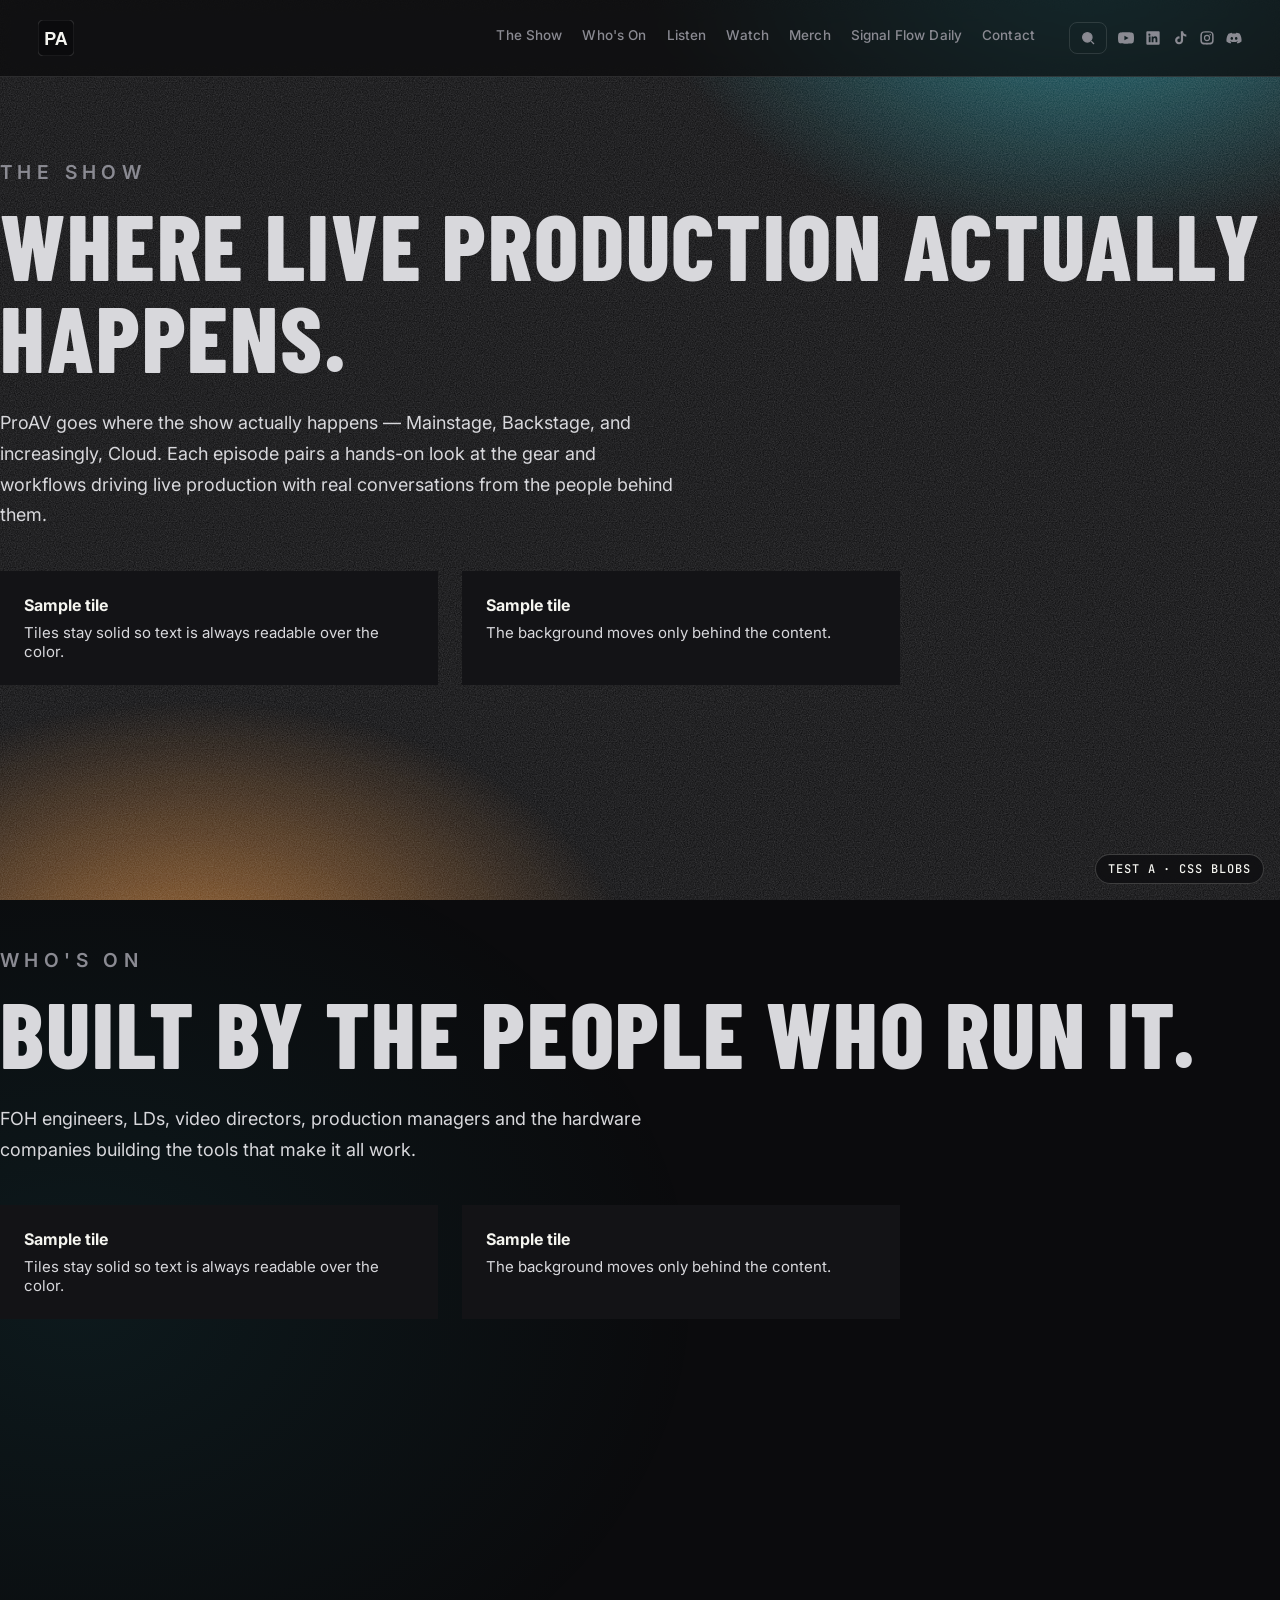
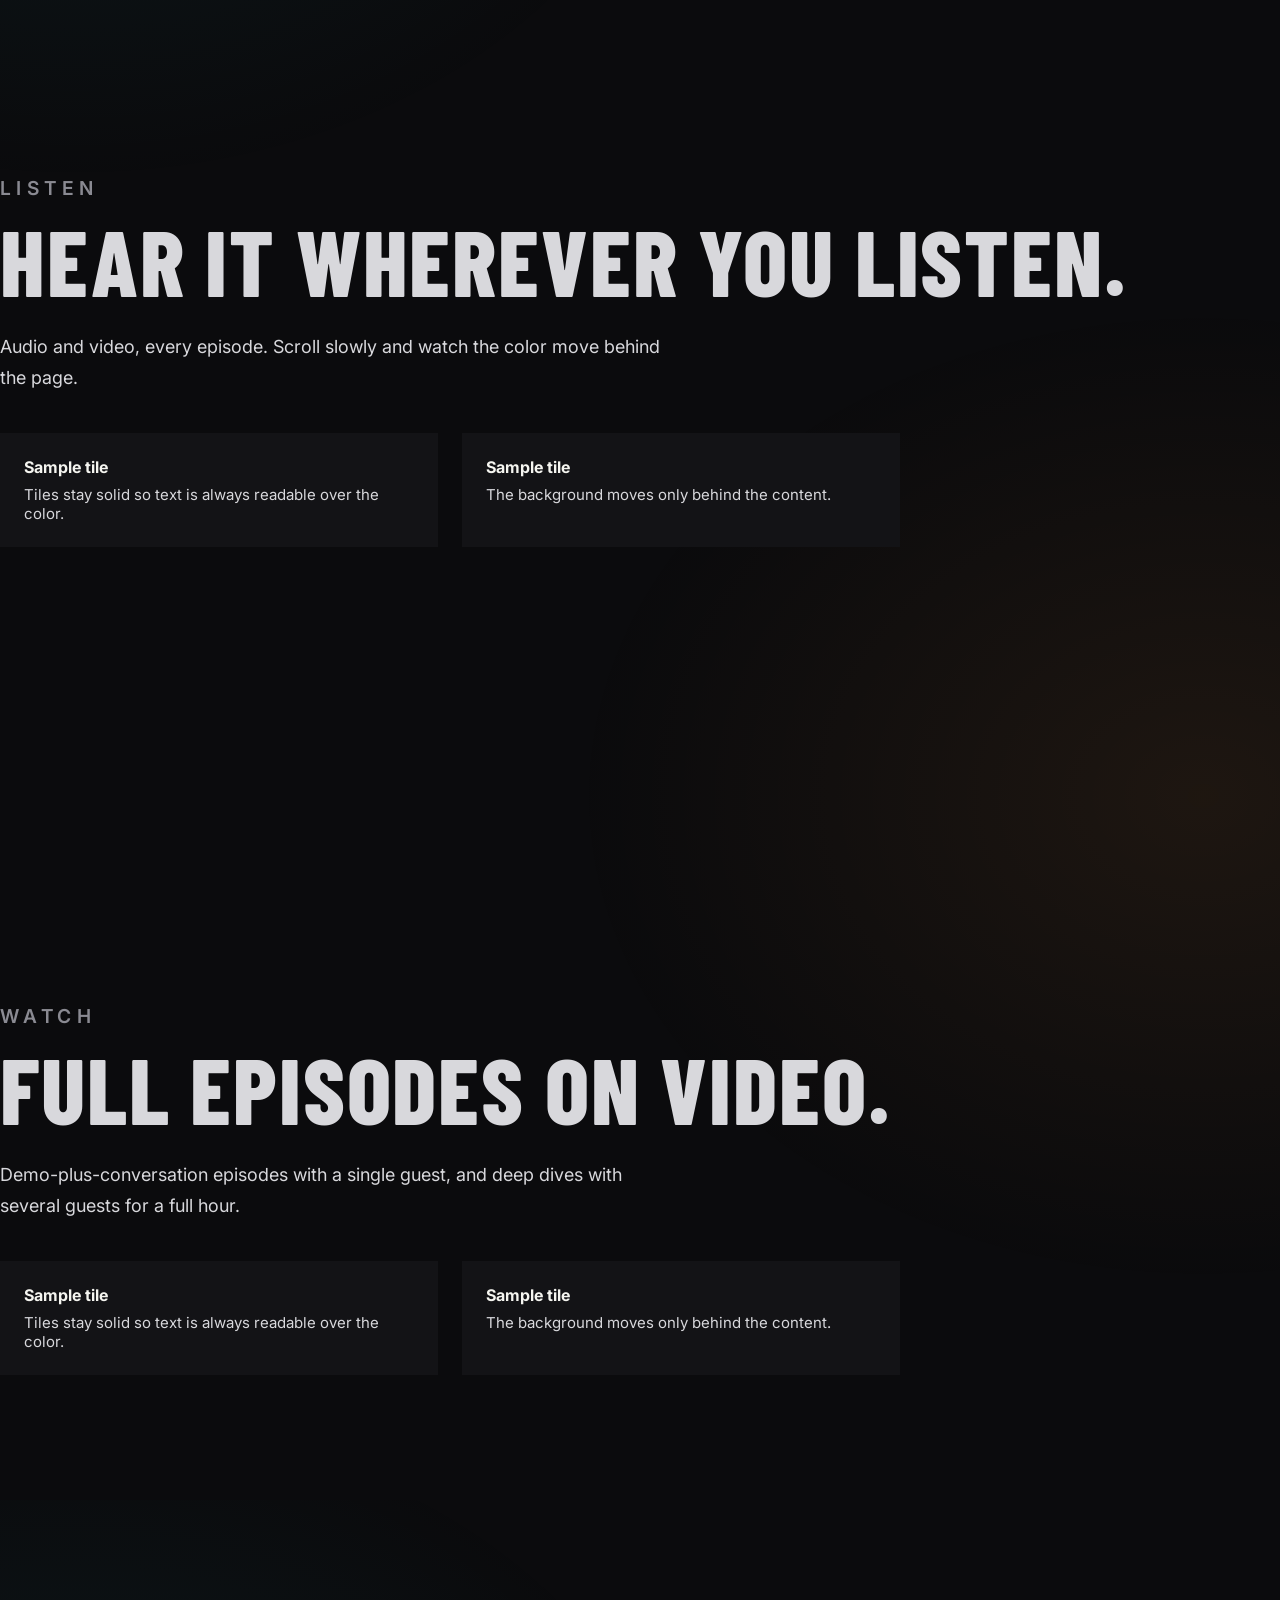
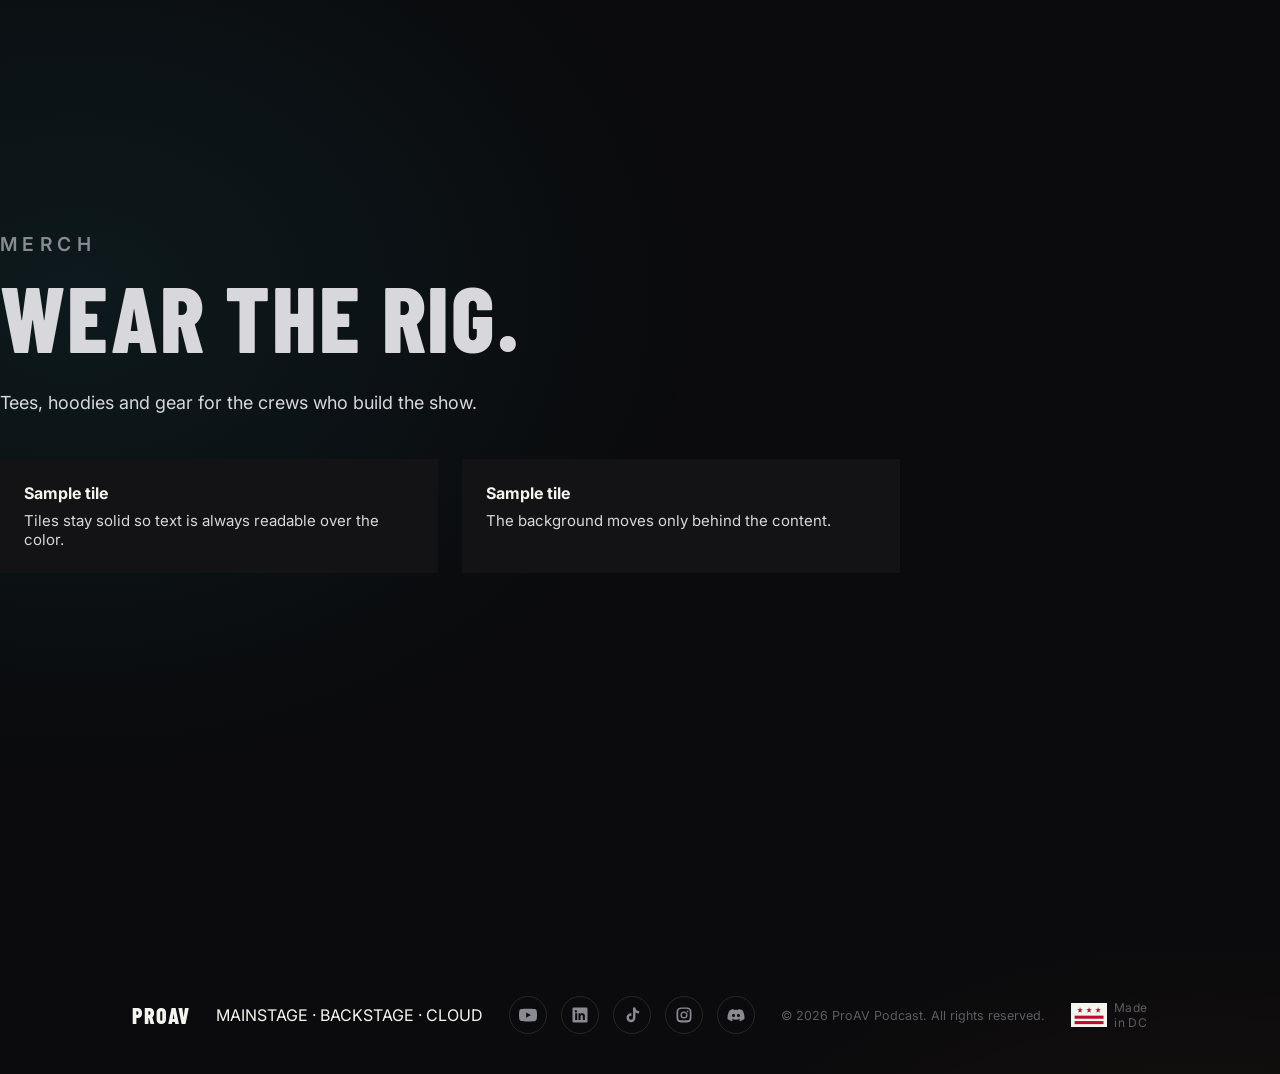
<file: bg-test-css.html>
<!DOCTYPE html>
<html lang="en">
<head>
<meta charset="UTF-8">
<meta name="viewport" content="width=device-width, initial-scale=1.0">
<meta name="referrer" content="strict-origin-when-cross-origin">
<meta name="theme-color" content="#0B0B0D">
<meta name="robots" content="noindex, nofollow">
<title>Background test — ProAV Podcast</title>
<meta name="description" content="Get in touch with the ProAV Podcast team — guest pitches, sponsor inquiries, and general contact.">
<meta property="og:type" content="website">
<meta property="og:site_name" content="ProAV Podcast">
<meta property="og:title" content="Contact — ProAV Podcast">
<meta property="og:description" content="Real gear, real crews, real conversations — from the rig on stage to the cloud infrastructure taking live production remote.">
<meta property="og:image" content="/og-image.png">
<meta property="og:image:width" content="1200">
<meta property="og:image:height" content="630">
<meta name="twitter:card" content="summary_large_image">
<meta name="twitter:title" content="Contact — ProAV Podcast">
<meta name="twitter:description" content="Real gear, real crews, real conversations — from the rig on stage to the cloud infrastructure taking live production remote.">
<meta name="twitter:image" content="/og-image.png">
<link rel="icon" type="image/svg+xml" href="[data-uri]">
<link rel="preconnect" href="https://fonts.googleapis.com">
<link rel="preconnect" href="https://fonts.gstatic.com" crossorigin>
<link href="https://fonts.googleapis.com/css2?family=Barlow+Condensed:wght@600;700;800&family=Inter:wght@400;500;600;700&family=JetBrains+Mono:wght@400;500&display=swap" rel="stylesheet">
<link rel="stylesheet" href="css/tokens.css">
<link rel="stylesheet" href="css/base.css">
<link rel="stylesheet" href="css/layout.css">
<link rel="stylesheet" href="css/components.css">
<style>
.bgt-sec{padding:120px 0 120px; min-height:92vh}
.bgt-sec:first-of-type{padding-top:160px}
.bgt-p{max-width:62ch;font-size:18px;line-height:1.7;color:var(--text-soft);margin:24px 0 0}
.bgt-tiles{display:grid;grid-template-columns:repeat(auto-fit,minmax(260px,1fr));gap:24px;margin-top:40px;max-width:900px}
.bgt-tiles .tile{padding:24px;display:flex;flex-direction:column;gap:8px}
.bgt-tiles .tile span{color:var(--text-soft);font-size:15px}
.bgt-badge{position:fixed;right:16px;bottom:16px;z-index:5;font:500 12px/1 "JetBrains Mono",monospace;letter-spacing:.08em;color:var(--signal-white);background:rgba(11,11,13,.7);border:1px solid rgba(245,245,240,.2);border-radius:999px;padding:8px 12px;backdrop-filter:blur(6px)}
.bgt-grain{position:fixed;inset:0;z-index:-1;pointer-events:none;opacity:.22;background-image:url("data:image/svg+xml,%3Csvg xmlns='http://www.w3.org/2000/svg' width='220' height='220'%3E%3Cfilter id='n'%3E%3CfeTurbulence type='fractalNoise' baseFrequency='.85' numOctaves='2' stitchTiles='stitch'/%3E%3CfeColorMatrix values='0 0 0 0 1 0 0 0 0 1 0 0 0 0 1 0 0 0 .9 0'/%3E%3C/filter%3E%3Crect width='100%25' height='100%25' filter='url(%23n)'/%3E%3C/svg%3E")}
.bgt-bg{position:fixed;inset:0;z-index:-2;pointer-events:none;
 background:
  radial-gradient(ellipse 50% 46% at var(--x1,15%) var(--y1,80%), rgba(255,156,61,.62), transparent 70%),
  radial-gradient(ellipse 50% 46% at var(--x2,85%) var(--y2,25%), rgba(42,217,236,.52), transparent 70%)}
</style>
</head>
<body>
<div class="bgt-bg" aria-hidden="true"></div>
<div class="bgt-grain" aria-hidden="true"></div>
<div class="bgt-badge">TEST A · CSS BLOBS</div>
<nav class="nav">
  <a href="/" class="nav-logo" aria-label="Back to home">
    <svg class="nav-bug" viewBox="0 0 64 64" xmlns="http://www.w3.org/2000/svg">
      <rect width="64" height="64" rx="10" fill="var(--stage-black)" stroke="var(--border-quiet)" stroke-width="2"/>
      <text x="32" y="45" text-anchor="middle"
            font-family="'Arial Black', Impact, Haettenschweiler, 'Arial Narrow Bold', sans-serif"
            font-weight="900" font-size="34" textLength="42" lengthAdjust="spacingAndGlyphs"
            fill="var(--signal-white)">PA</text>
    </svg>
  </a>
  <div class="nav-right">
    <div class="nav-links">
      <a href="/#show">The Show</a>
      <a href="/#guests">Who's On</a>
      <a href="/#listen">Listen</a>
      <a href="/#watch">Watch</a>
      <a href="/#merch">Merch</a>
      <a href="/signal-flow-daily.html">Signal Flow Daily</a>
      <a href="/contact">Contact</a>
    </div>
    <div class="nav-social">
      <button class="search-btn" id="searchBtn" aria-label="Search site" type="button">
        <svg viewBox="0 0 24 24" fill="none" stroke="currentColor" stroke-width="2"><circle cx="11" cy="11" r="7"/><line x1="21" y1="21" x2="16.65" y2="16.65"/></svg>
        <kbd>&#8984;K</kbd>
      </button>
      <a href="#" aria-label="YouTube" target="_blank" rel="noopener">
        <svg viewBox="0 0 24 24"><path d="M23.5 6.2a3 3 0 0 0-2.1-2.1C19.6 3.5 12 3.5 12 3.5s-7.6 0-9.4.6A3 3 0 0 0 .5 6.2 31.6 31.6 0 0 0 0 12a31.6 31.6 0 0 0 .5 5.8 3 3 0 0 0 2.1 2.1c1.8.6 9.4.6 9.4.6s7.6 0 9.4-.6a3 3 0 0 0 2.1-2.1A31.6 31.6 0 0 0 24 12a31.6 31.6 0 0 0-.5-5.8ZM9.6 15.5v-7l6.3 3.5-6.3 3.5Z"/></svg>
      </a>
      <a href="#" aria-label="LinkedIn" target="_blank" rel="noopener">
        <svg viewBox="0 0 24 24"><path d="M20.5 2h-17A1.5 1.5 0 0 0 2 3.5v17A1.5 1.5 0 0 0 3.5 22h17a1.5 1.5 0 0 0 1.5-1.5v-17A1.5 1.5 0 0 0 20.5 2ZM8.3 18.5H5.6V9.7h2.7v8.8ZM7 8.6a1.6 1.6 0 1 1 0-3.1 1.6 1.6 0 0 1 0 3.1Zm11.5 9.9h-2.7v-4.3c0-1 0-2.3-1.4-2.3s-1.7 1.1-1.7 2.3v4.3h-2.7V9.7h2.6v1.2h.1a2.9 2.9 0 0 1 2.6-1.4c2.7 0 3.2 1.8 3.2 4.1v4.9Z"/></svg>
      </a>
      <a href="#" aria-label="TikTok" target="_blank" rel="noopener">
        <svg viewBox="0 0 24 24"><path d="M16.6 2h-3.3v13.6a2.7 2.7 0 1 1-2-2.6V9.6a6 6 0 1 0 5.3 6V8.4a8.3 8.3 0 0 0 4.9 1.6V6.7a4.9 4.9 0 0 1-4.9-4.7Z"/></svg>
      </a>
      <a href="#" aria-label="Instagram" target="_blank" rel="noopener">
        <svg viewBox="0 0 24 24"><path d="M12 2c2.7 0 3.1 0 4.1.1 1.1 0 1.8.2 2.5.5.7.2 1.2.6 1.7 1.1.5.5.9 1 1.1 1.7.3.7.4 1.4.5 2.5 0 1 .1 1.4.1 4.1s0 3.1-.1 4.1c0 1.1-.2 1.8-.5 2.5-.2.7-.6 1.2-1.1 1.7-.5.5-1 .9-1.7 1.1-.7.3-1.4.4-2.5.5-1 0-1.4.1-4.1.1s-3.1 0-4.1-.1c-1.1 0-1.8-.2-2.5-.5a4.6 4.6 0 0 1-1.7-1.1 4.6 4.6 0 0 1-1.1-1.7c-.3-.7-.4-1.4-.5-2.5C2 15.1 2 14.7 2 12s0-3.1.1-4.1c0-1.1.2-1.8.5-2.5.2-.7.6-1.2 1.1-1.7.5-.5 1-.9 1.7-1.1.7-.3 1.4-.4 2.5-.5C8.9 2 9.3 2 12 2Zm0 1.8c-2.7 0-3 0-4 .1-.9 0-1.4.2-1.7.3-.4.2-.7.3-1 .6-.3.3-.5.6-.6 1-.1.3-.3.8-.3 1.7-.1 1-.1 1.3-.1 4s0 3 .1 4c0 .9.2 1.4.3 1.7.2.4.3.7.6 1 .3.3.6.5 1 .6.3.1.8.3 1.7.3 1 .1 1.3.1 4 .1s3 0 4-.1c.9 0 1.4-.2 1.7-.3.4-.2.7-.3 1-.6.3-.3.5-.6.6-1 .1-.3.3-.8.3-1.7.1-1 .1-1.3.1-4s0-3-.1-4c0-.9-.2-1.4-.3-1.7-.2-.4-.3-.7-.6-1a2.7 2.7 0 0 0-1-.6c-.3-.1-.8-.3-1.7-.3-1-.1-1.3-.1-4-.1Zm0 3.5a4.7 4.7 0 1 1 0 9.4 4.7 4.7 0 0 1 0-9.4Zm0 1.8a2.9 2.9 0 1 0 0 5.8 2.9 2.9 0 0 0 0-5.8Zm5.9-2a1.1 1.1 0 1 1-2.2 0 1.1 1.1 0 0 1 2.2 0Z"/></svg>
      </a>
      <a href="#" aria-label="Discord" target="_blank" rel="noopener">
        <svg viewBox="0 0 24 24"><path d="M20.3 5.4A19.3 19.3 0 0 0 15.4 4c-.2.4-.5.9-.6 1.3a17.9 17.9 0 0 0-5.5 0C9.1 4.9 8.9 4.4 8.6 4a19.2 19.2 0 0 0-4.9 1.5C1 9.5.4 13.4.7 17.2a19.4 19.4 0 0 0 5.9 3c.5-.6.9-1.3 1.2-2a12.6 12.6 0 0 1-1.9-.9l.5-.4c3.6 1.7 7.6 1.7 11.2 0l.5.4c-.6.4-1.2.7-1.9.9.3.7.7 1.4 1.2 2a19.3 19.3 0 0 0 5.9-3c.4-4.4-.7-8.3-3-11.8ZM8.7 14.8c-1 0-1.9-1-1.9-2.2s.8-2.2 1.9-2.2 1.9 1 1.9 2.2-.9 2.2-1.9 2.2Zm6.6 0c-1 0-1.9-1-1.9-2.2s.8-2.2 1.9-2.2 1.9 1 1.9 2.2-.8 2.2-1.9 2.2Z"/></svg>
      </a>
    </div>
  </div>
  <button class="hamburger" id="hamburgerBtn" aria-label="Open menu" aria-expanded="false">
    <span></span><span></span><span></span>
  </button>
</nav>
<section class="band-plain bgt-sec"><div class="section-eyebrow">THE SHOW</div>
  <h2 class="section-title display">Where live production actually happens.</h2>
  <p class="bgt-p">ProAV goes where the show actually happens — Mainstage, Backstage, and increasingly, Cloud. Each episode pairs a hands-on look at the gear and workflows driving live production with real conversations from the people behind them.</p>
  <div class="bgt-tiles"><div class="tile"><b>Sample tile</b><span>Tiles stay solid so text is always readable over the color.</span></div><div class="tile"><b>Sample tile</b><span>The background moves only behind the content.</span></div></div>
</section>
<section class="band-plain bgt-sec"><div class="section-eyebrow">WHO'S ON</div>
  <h2 class="section-title display">Built by the people who run it.</h2>
  <p class="bgt-p">FOH engineers, LDs, video directors, production managers and the hardware companies building the tools that make it all work.</p>
  <div class="bgt-tiles"><div class="tile"><b>Sample tile</b><span>Tiles stay solid so text is always readable over the color.</span></div><div class="tile"><b>Sample tile</b><span>The background moves only behind the content.</span></div></div>
</section>
<section class="band-plain bgt-sec"><div class="section-eyebrow">LISTEN</div>
  <h2 class="section-title display">Hear it wherever you listen.</h2>
  <p class="bgt-p">Audio and video, every episode. Scroll slowly and watch the color move behind the page.</p>
  <div class="bgt-tiles"><div class="tile"><b>Sample tile</b><span>Tiles stay solid so text is always readable over the color.</span></div><div class="tile"><b>Sample tile</b><span>The background moves only behind the content.</span></div></div>
</section>
<section class="band-plain bgt-sec"><div class="section-eyebrow">WATCH</div>
  <h2 class="section-title display">Full episodes on video.</h2>
  <p class="bgt-p">Demo-plus-conversation episodes with a single guest, and deep dives with several guests for a full hour.</p>
  <div class="bgt-tiles"><div class="tile"><b>Sample tile</b><span>Tiles stay solid so text is always readable over the color.</span></div><div class="tile"><b>Sample tile</b><span>The background moves only behind the content.</span></div></div>
</section>
<section class="band-plain bgt-sec"><div class="section-eyebrow">MERCH</div>
  <h2 class="section-title display">Wear the rig.</h2>
  <p class="bgt-p">Tees, hoodies and gear for the crews who build the show.</p>
  <div class="bgt-tiles"><div class="tile"><b>Sample tile</b><span>Tiles stay solid so text is always readable over the color.</span></div><div class="tile"><b>Sample tile</b><span>The background moves only behind the content.</span></div></div>
</section>
<footer>
  <a href="/" class="footer-word display" aria-label="Back to home">PROAV</a>
  <div class="footer-tagline">MAINSTAGE &middot; BACKSTAGE &middot; CLOUD</div>
  <div class="footer-social">
    <a href="#" aria-label="YouTube" target="_blank" rel="noopener">
      <svg viewBox="0 0 24 24"><path d="M23.5 6.2a3 3 0 0 0-2.1-2.1C19.6 3.5 12 3.5 12 3.5s-7.6 0-9.4.6A3 3 0 0 0 .5 6.2 31.6 31.6 0 0 0 0 12a31.6 31.6 0 0 0 .5 5.8 3 3 0 0 0 2.1 2.1c1.8.6 9.4.6 9.4.6s7.6 0 9.4-.6a3 3 0 0 0 2.1-2.1A31.6 31.6 0 0 0 24 12a31.6 31.6 0 0 0-.5-5.8ZM9.6 15.5v-7l6.3 3.5-6.3 3.5Z"/></svg>
    </a>
    <a href="#" aria-label="LinkedIn" target="_blank" rel="noopener">
      <svg viewBox="0 0 24 24"><path d="M20.5 2h-17A1.5 1.5 0 0 0 2 3.5v17A1.5 1.5 0 0 0 3.5 22h17a1.5 1.5 0 0 0 1.5-1.5v-17A1.5 1.5 0 0 0 20.5 2ZM8.3 18.5H5.6V9.7h2.7v8.8ZM7 8.6a1.6 1.6 0 1 1 0-3.1 1.6 1.6 0 0 1 0 3.1Zm11.5 9.9h-2.7v-4.3c0-1 0-2.3-1.4-2.3s-1.7 1.1-1.7 2.3v4.3h-2.7V9.7h2.6v1.2h.1a2.9 2.9 0 0 1 2.6-1.4c2.7 0 3.2 1.8 3.2 4.1v4.9Z"/></svg>
    </a>
    <a href="#" aria-label="TikTok" target="_blank" rel="noopener">
      <svg viewBox="0 0 24 24"><path d="M16.6 2h-3.3v13.6a2.7 2.7 0 1 1-2-2.6V9.6a6 6 0 1 0 5.3 6V8.4a8.3 8.3 0 0 0 4.9 1.6V6.7a4.9 4.9 0 0 1-4.9-4.7Z"/></svg>
    </a>
    <a href="#" aria-label="Instagram" target="_blank" rel="noopener">
      <svg viewBox="0 0 24 24"><path d="M12 2c2.7 0 3.1 0 4.1.1 1.1 0 1.8.2 2.5.5.7.2 1.2.6 1.7 1.1.5.5.9 1 1.1 1.7.3.7.4 1.4.5 2.5 0 1 .1 1.4.1 4.1s0 3.1-.1 4.1c0 1.1-.2 1.8-.5 2.5-.2.7-.6 1.2-1.1 1.7-.5.5-1 .9-1.7 1.1-.7.3-1.4.4-2.5.5-1 0-1.4.1-4.1.1s-3.1 0-4.1-.1c-1.1 0-1.8-.2-2.5-.5a4.6 4.6 0 0 1-1.7-1.1 4.6 4.6 0 0 1-1.1-1.7c-.3-.7-.4-1.4-.5-2.5C2 15.1 2 14.7 2 12s0-3.1.1-4.1c0-1.1.2-1.8.5-2.5.2-.7.6-1.2 1.1-1.7.5-.5 1-.9 1.7-1.1.7-.3 1.4-.4 2.5-.5C8.9 2 9.3 2 12 2Zm0 1.8c-2.7 0-3 0-4 .1-.9 0-1.4.2-1.7.3-.4.2-.7.3-1 .6-.3.3-.5.6-.6 1-.1.3-.3.8-.3 1.7-.1 1-.1 1.3-.1 4s0 3 .1 4c0 .9.2 1.4.3 1.7.2.4.3.7.6 1 .3.3.6.5 1 .6.3.1.8.3 1.7.3 1 .1 1.3.1 4 .1s3 0 4-.1c.9 0 1.4-.2 1.7-.3.4-.2.7-.3 1-.6.3-.3.5-.6.6-1 .1-.3.3-.8.3-1.7.1-1 .1-1.3.1-4s0-3-.1-4c0-.9-.2-1.4-.3-1.7-.2-.4-.3-.7-.6-1a2.7 2.7 0 0 0-1-.6c-.3-.1-.8-.3-1.7-.3-1-.1-1.3-.1-4-.1Zm0 3.5a4.7 4.7 0 1 1 0 9.4 4.7 4.7 0 0 1 0-9.4Zm0 1.8a2.9 2.9 0 1 0 0 5.8 2.9 2.9 0 0 0 0-5.8Zm5.9-2a1.1 1.1 0 1 1-2.2 0 1.1 1.1 0 0 1 2.2 0Z"/></svg>
    </a>
    <a href="#" aria-label="Discord" target="_blank" rel="noopener">
      <svg viewBox="0 0 24 24"><path d="M20.3 5.4A19.3 19.3 0 0 0 15.4 4c-.2.4-.5.9-.6 1.3a17.9 17.9 0 0 0-5.5 0C9.1 4.9 8.9 4.4 8.6 4a19.2 19.2 0 0 0-4.9 1.5C1 9.5.4 13.4.7 17.2a19.4 19.4 0 0 0 5.9 3c.5-.6.9-1.3 1.2-2a12.6 12.6 0 0 1-1.9-.9l.5-.4c3.6 1.7 7.6 1.7 11.2 0l.5.4c-.6.4-1.2.7-1.9.9.3.7.7 1.4 1.2 2a19.3 19.3 0 0 0 5.9-3c.4-4.4-.7-8.3-3-11.8ZM8.7 14.8c-1 0-1.9-1-1.9-2.2s.8-2.2 1.9-2.2 1.9 1 1.9 2.2-.9 2.2-1.9 2.2Zm6.6 0c-1 0-1.9-1-1.9-2.2s.8-2.2 1.9-2.2 1.9 1 1.9 2.2-.8 2.2-1.9 2.2Z"/></svg>
    </a>
  </div>
  <div class="footer-meta">&copy; 2026 ProAV Podcast. All rights reserved.</div>
  <div class="footer-madein">
    <svg viewBox="0 0 40 27" aria-hidden="true">
      <rect width="40" height="27" fill="#F5F5F0"/>
      <polygon points="10.00,4.70 10.76,6.95 13.14,6.98 11.24,8.40 11.94,10.67 10.00,9.30 8.06,10.67 8.76,8.40 6.86,6.98 9.24,6.95" fill="#BF0A30"/>
      <polygon points="20.00,4.70 20.76,6.95 23.14,6.98 21.24,8.40 21.94,10.67 20.00,9.30 18.06,10.67 18.76,8.40 16.86,6.98 19.24,6.95" fill="#BF0A30"/>
      <polygon points="30.00,4.70 30.76,6.95 33.14,6.98 31.24,8.40 31.94,10.67 30.00,9.30 28.06,10.67 28.76,8.40 26.86,6.98 29.24,6.95" fill="#BF0A30"/>
      <rect x="4" y="14" width="32" height="3.4" fill="#BF0A30"/>
      <rect x="4" y="20" width="32" height="3.4" fill="#BF0A30"/>
    </svg>
    Made in DC
  </div>
</footer>
<script>
(function(){
  var bg=document.querySelector('.bgt-bg'),t=false;
  var B=[[.15,.80,.60,.30,1.0,0.00],[.85,.25,.60,.30,1.0,0.50]];
  function upd(){t=false;var max=document.documentElement.scrollHeight-innerHeight,p=max>0?Math.min(1,Math.max(0,scrollY/max)):0;
    for(var i=0;i<B.length;i++){var b=B[i],a=2*Math.PI*(b[4]*p+b[5]);
      bg.style.setProperty('--x'+(i+1),((b[0]+b[2]*Math.sin(a))*100).toFixed(1)+'%');
      bg.style.setProperty('--y'+(i+1),((b[1]+b[3]*Math.cos(a))*100).toFixed(1)+'%');}}
  function req(){if(!t){t=true;requestAnimationFrame(upd);}}
  addEventListener('scroll',req,{passive:true});addEventListener('resize',req);upd();
})();
</script>
</body>
</html>
</file>
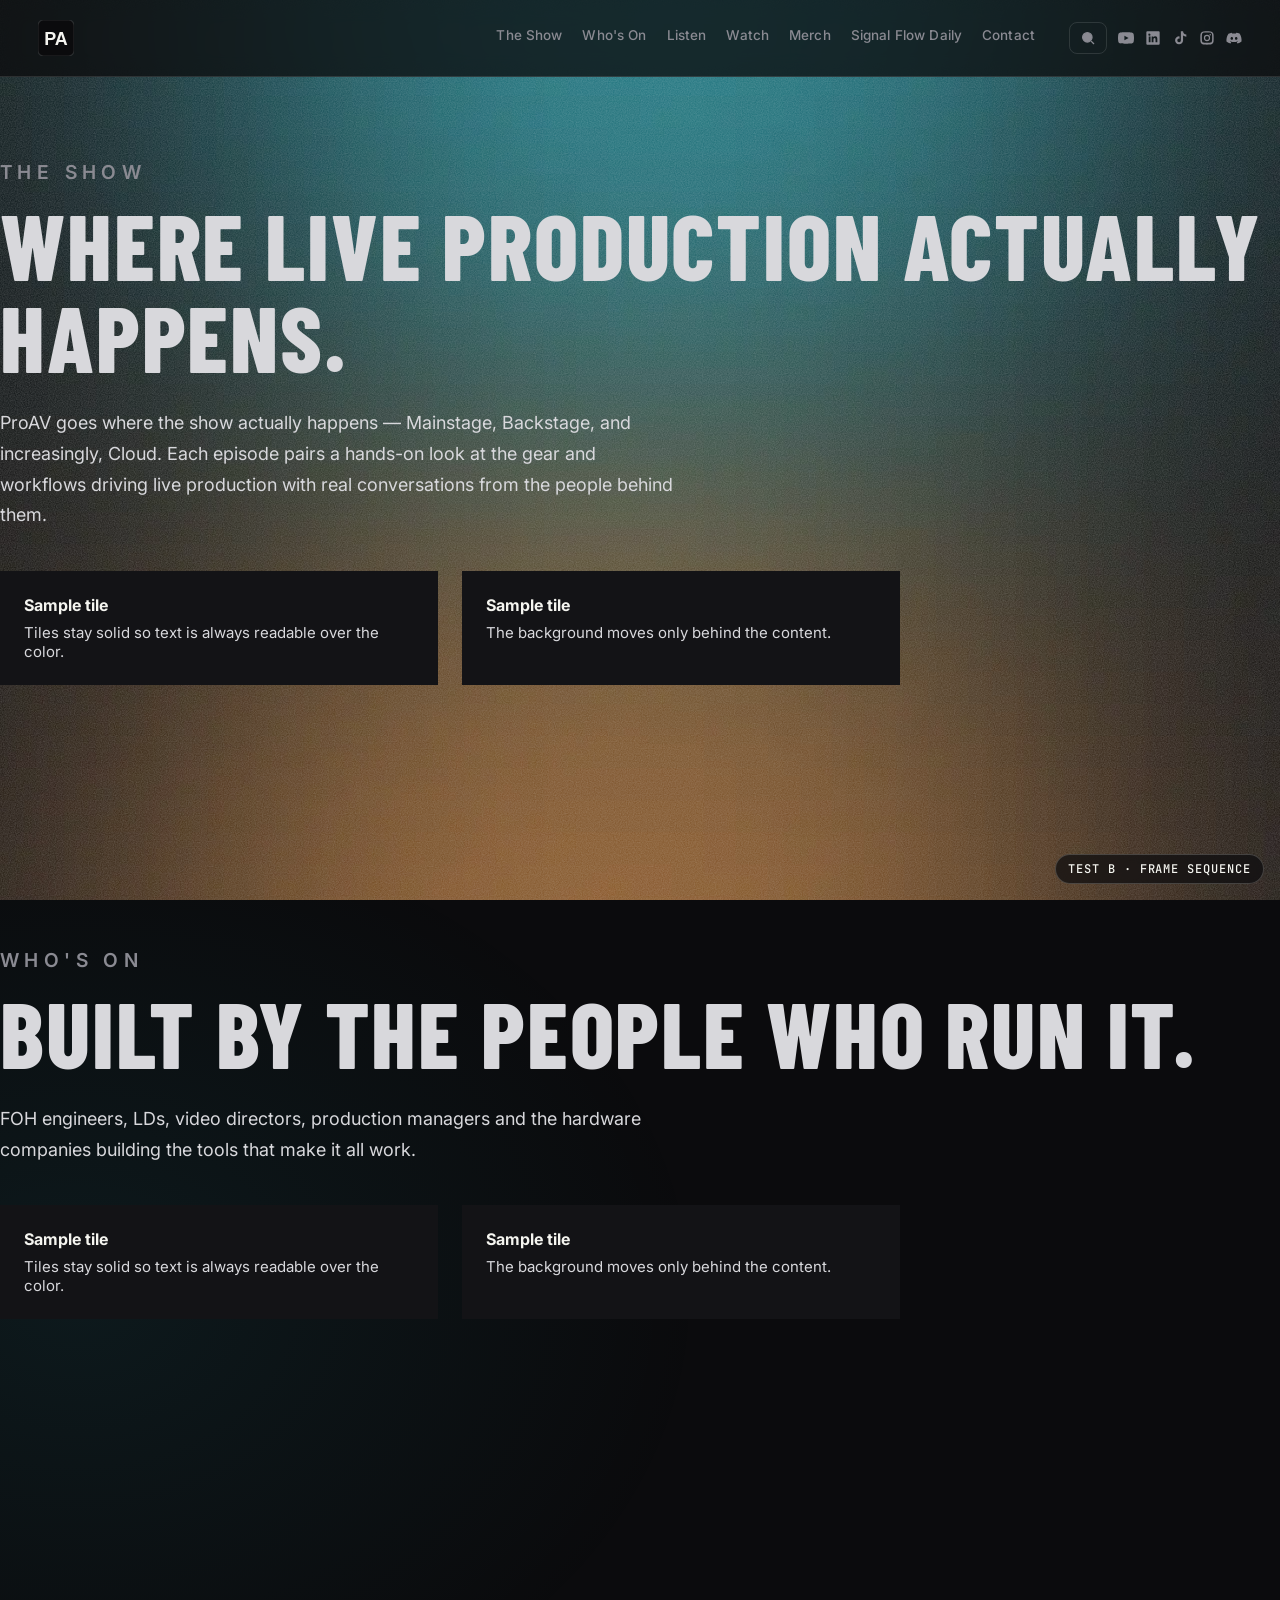
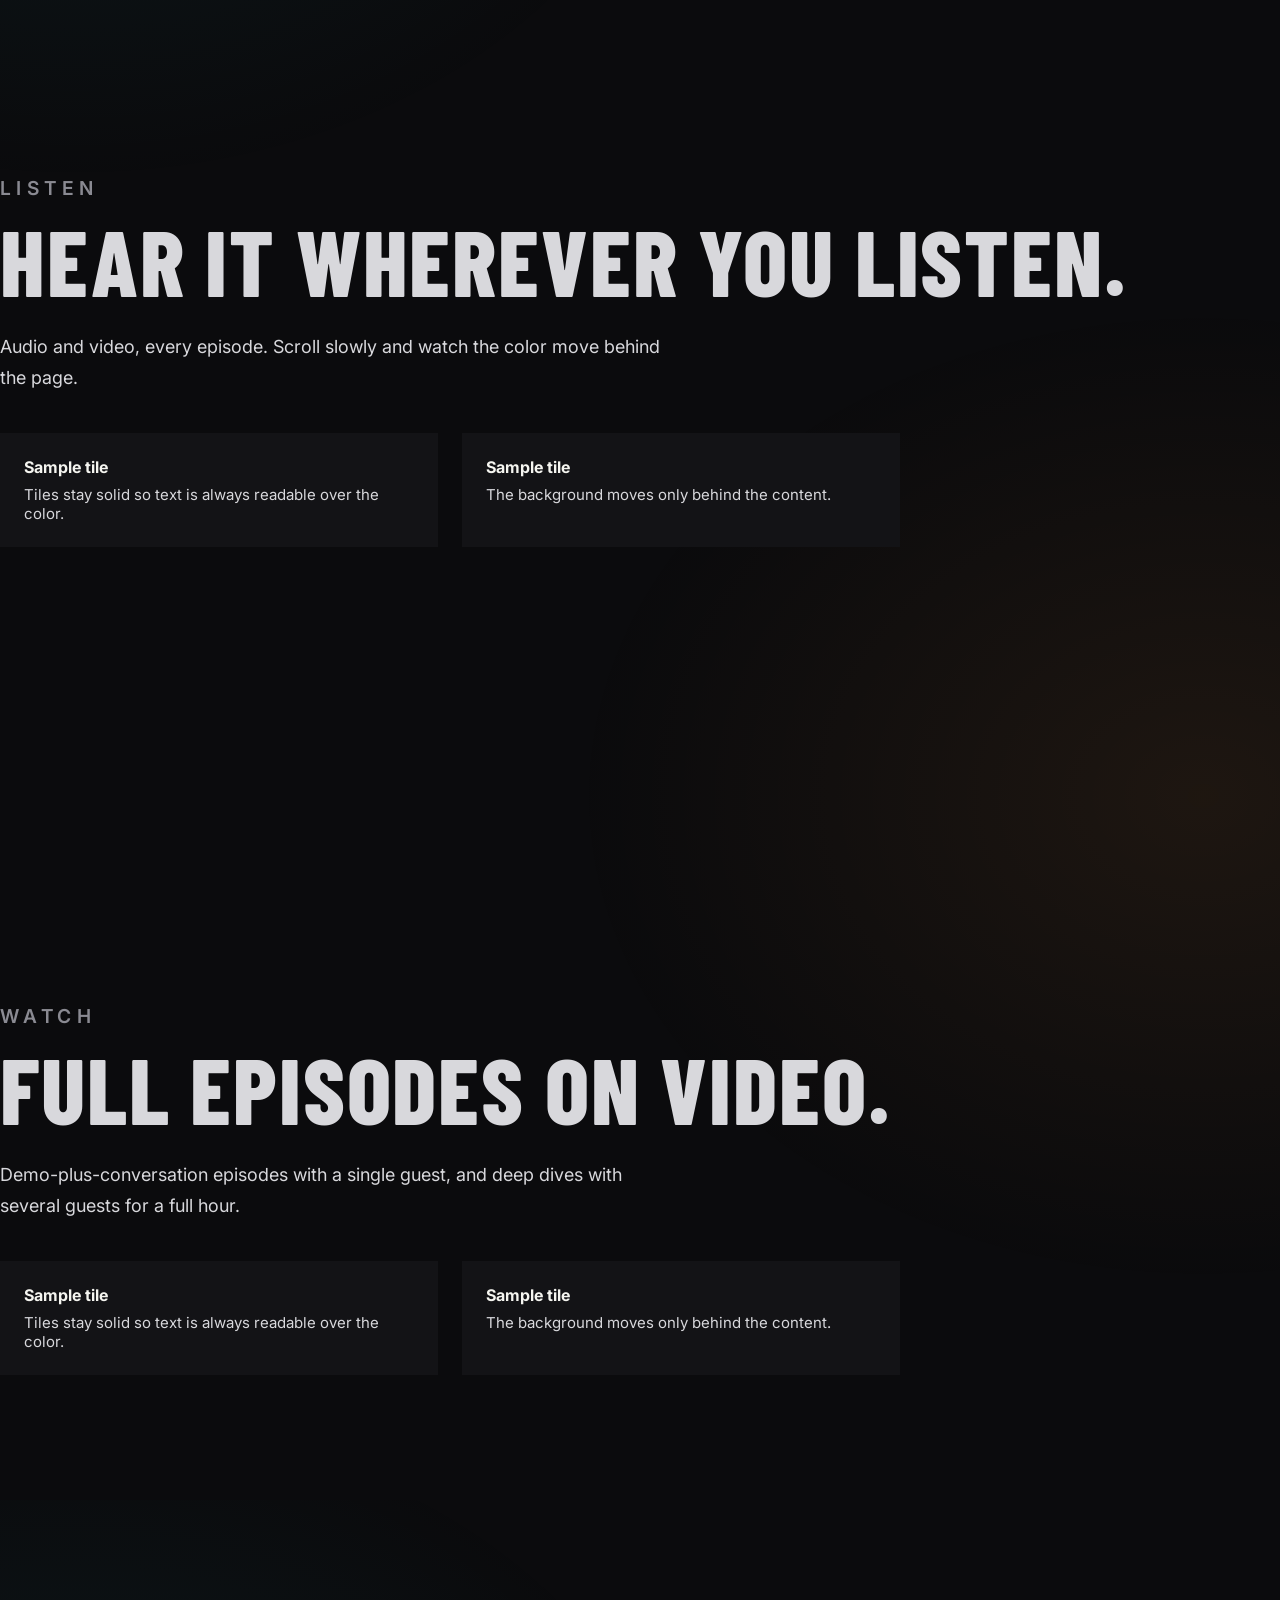
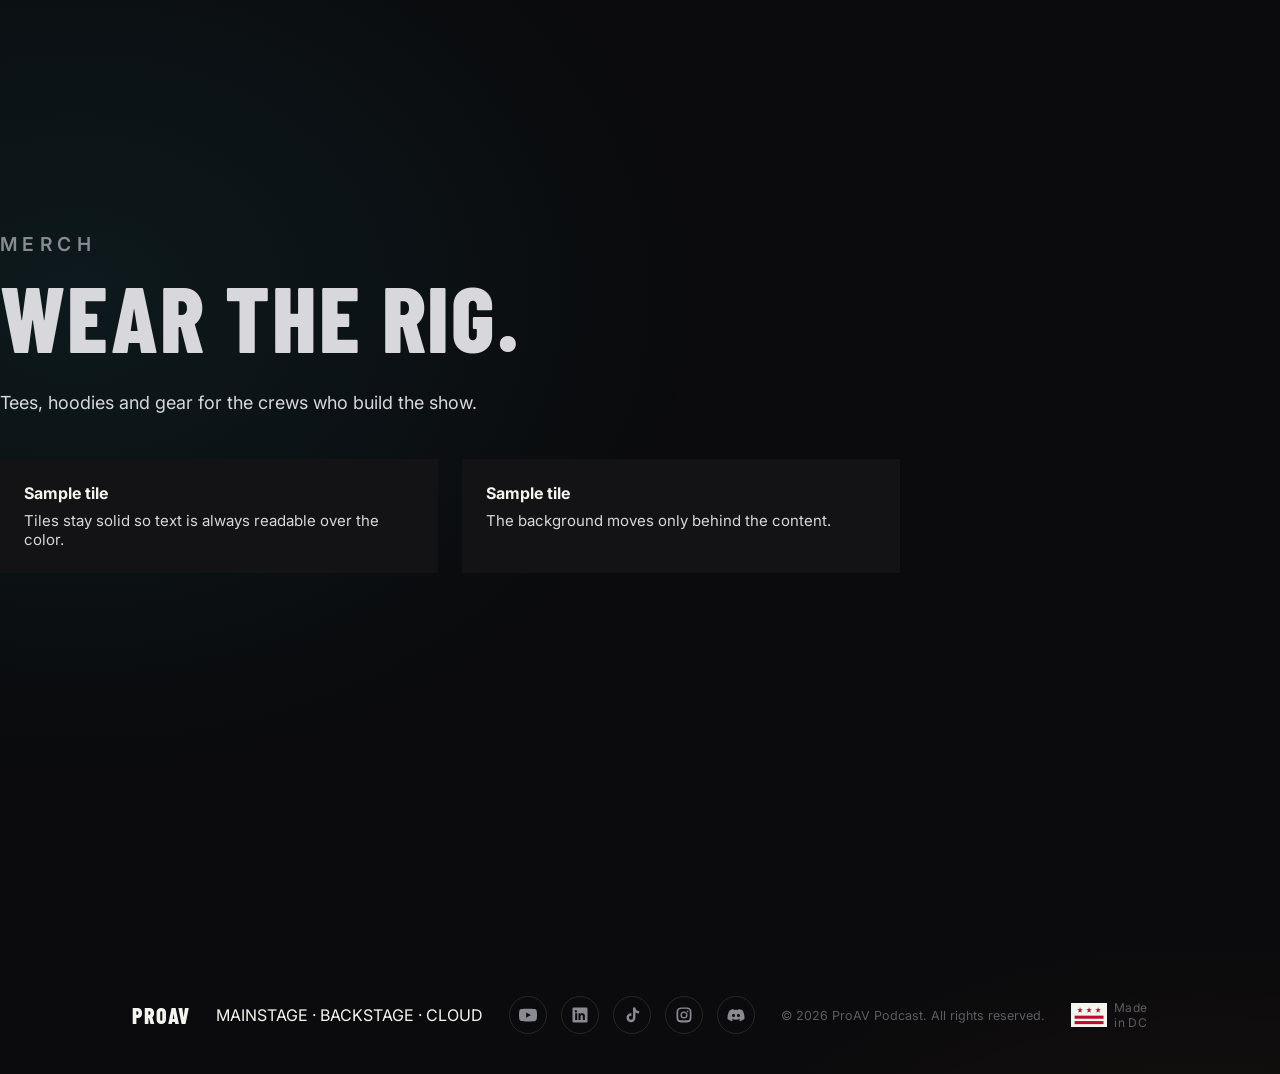
<file: bg-test-frames.html>
<!DOCTYPE html>
<html lang="en">
<head>
<meta charset="UTF-8">
<meta name="viewport" content="width=device-width, initial-scale=1.0">
<meta name="referrer" content="strict-origin-when-cross-origin">
<meta name="theme-color" content="#0B0B0D">
<meta name="robots" content="noindex, nofollow">
<title>Background test — ProAV Podcast</title>
<meta name="description" content="Get in touch with the ProAV Podcast team — guest pitches, sponsor inquiries, and general contact.">
<meta property="og:type" content="website">
<meta property="og:site_name" content="ProAV Podcast">
<meta property="og:title" content="Contact — ProAV Podcast">
<meta property="og:description" content="Real gear, real crews, real conversations — from the rig on stage to the cloud infrastructure taking live production remote.">
<meta property="og:image" content="/og-image.png">
<meta property="og:image:width" content="1200">
<meta property="og:image:height" content="630">
<meta name="twitter:card" content="summary_large_image">
<meta name="twitter:title" content="Contact — ProAV Podcast">
<meta name="twitter:description" content="Real gear, real crews, real conversations — from the rig on stage to the cloud infrastructure taking live production remote.">
<meta name="twitter:image" content="/og-image.png">
<link rel="icon" type="image/svg+xml" href="[data-uri]">
<link rel="preconnect" href="https://fonts.googleapis.com">
<link rel="preconnect" href="https://fonts.gstatic.com" crossorigin>
<link href="https://fonts.googleapis.com/css2?family=Barlow+Condensed:wght@600;700;800&family=Inter:wght@400;500;600;700&family=JetBrains+Mono:wght@400;500&display=swap" rel="stylesheet">
<link rel="stylesheet" href="css/tokens.css">
<link rel="stylesheet" href="css/base.css">
<link rel="stylesheet" href="css/layout.css">
<link rel="stylesheet" href="css/components.css">
<style>
.bgt-sec{padding:120px 0 120px; min-height:92vh}
.bgt-sec:first-of-type{padding-top:160px}
.bgt-p{max-width:62ch;font-size:18px;line-height:1.7;color:var(--text-soft);margin:24px 0 0}
.bgt-tiles{display:grid;grid-template-columns:repeat(auto-fit,minmax(260px,1fr));gap:24px;margin-top:40px;max-width:900px}
.bgt-tiles .tile{padding:24px;display:flex;flex-direction:column;gap:8px}
.bgt-tiles .tile span{color:var(--text-soft);font-size:15px}
.bgt-badge{position:fixed;right:16px;bottom:16px;z-index:5;font:500 12px/1 "JetBrains Mono",monospace;letter-spacing:.08em;color:var(--signal-white);background:rgba(11,11,13,.7);border:1px solid rgba(245,245,240,.2);border-radius:999px;padding:8px 12px;backdrop-filter:blur(6px)}
.bgt-grain{position:fixed;inset:0;z-index:-1;pointer-events:none;opacity:.22;background-image:url("data:image/svg+xml,%3Csvg xmlns='http://www.w3.org/2000/svg' width='220' height='220'%3E%3Cfilter id='n'%3E%3CfeTurbulence type='fractalNoise' baseFrequency='.85' numOctaves='2' stitchTiles='stitch'/%3E%3CfeColorMatrix values='0 0 0 0 1 0 0 0 0 1 0 0 0 0 1 0 0 0 .9 0'/%3E%3C/filter%3E%3Crect width='100%25' height='100%25' filter='url(%23n)'/%3E%3C/svg%3E")}
.bgt-canvas{position:fixed;inset:0;width:100%;height:100%;z-index:-2;pointer-events:none;background:#0b0b0d}
</style>
</head>
<body>
<canvas class="bgt-canvas" aria-hidden="true"></canvas>
<div class="bgt-grain" aria-hidden="true"></div>
<div class="bgt-badge">TEST B · FRAME SEQUENCE</div>
<nav class="nav">
  <a href="/" class="nav-logo" aria-label="Back to home">
    <svg class="nav-bug" viewBox="0 0 64 64" xmlns="http://www.w3.org/2000/svg">
      <rect width="64" height="64" rx="10" fill="var(--stage-black)" stroke="var(--border-quiet)" stroke-width="2"/>
      <text x="32" y="45" text-anchor="middle"
            font-family="'Arial Black', Impact, Haettenschweiler, 'Arial Narrow Bold', sans-serif"
            font-weight="900" font-size="34" textLength="42" lengthAdjust="spacingAndGlyphs"
            fill="var(--signal-white)">PA</text>
    </svg>
  </a>
  <div class="nav-right">
    <div class="nav-links">
      <a href="/#show">The Show</a>
      <a href="/#guests">Who's On</a>
      <a href="/#listen">Listen</a>
      <a href="/#watch">Watch</a>
      <a href="/#merch">Merch</a>
      <a href="/signal-flow-daily.html">Signal Flow Daily</a>
      <a href="/contact">Contact</a>
    </div>
    <div class="nav-social">
      <button class="search-btn" id="searchBtn" aria-label="Search site" type="button">
        <svg viewBox="0 0 24 24" fill="none" stroke="currentColor" stroke-width="2"><circle cx="11" cy="11" r="7"/><line x1="21" y1="21" x2="16.65" y2="16.65"/></svg>
        <kbd>&#8984;K</kbd>
      </button>
      <a href="#" aria-label="YouTube" target="_blank" rel="noopener">
        <svg viewBox="0 0 24 24"><path d="M23.5 6.2a3 3 0 0 0-2.1-2.1C19.6 3.5 12 3.5 12 3.5s-7.6 0-9.4.6A3 3 0 0 0 .5 6.2 31.6 31.6 0 0 0 0 12a31.6 31.6 0 0 0 .5 5.8 3 3 0 0 0 2.1 2.1c1.8.6 9.4.6 9.4.6s7.6 0 9.4-.6a3 3 0 0 0 2.1-2.1A31.6 31.6 0 0 0 24 12a31.6 31.6 0 0 0-.5-5.8ZM9.6 15.5v-7l6.3 3.5-6.3 3.5Z"/></svg>
      </a>
      <a href="#" aria-label="LinkedIn" target="_blank" rel="noopener">
        <svg viewBox="0 0 24 24"><path d="M20.5 2h-17A1.5 1.5 0 0 0 2 3.5v17A1.5 1.5 0 0 0 3.5 22h17a1.5 1.5 0 0 0 1.5-1.5v-17A1.5 1.5 0 0 0 20.5 2ZM8.3 18.5H5.6V9.7h2.7v8.8ZM7 8.6a1.6 1.6 0 1 1 0-3.1 1.6 1.6 0 0 1 0 3.1Zm11.5 9.9h-2.7v-4.3c0-1 0-2.3-1.4-2.3s-1.7 1.1-1.7 2.3v4.3h-2.7V9.7h2.6v1.2h.1a2.9 2.9 0 0 1 2.6-1.4c2.7 0 3.2 1.8 3.2 4.1v4.9Z"/></svg>
      </a>
      <a href="#" aria-label="TikTok" target="_blank" rel="noopener">
        <svg viewBox="0 0 24 24"><path d="M16.6 2h-3.3v13.6a2.7 2.7 0 1 1-2-2.6V9.6a6 6 0 1 0 5.3 6V8.4a8.3 8.3 0 0 0 4.9 1.6V6.7a4.9 4.9 0 0 1-4.9-4.7Z"/></svg>
      </a>
      <a href="#" aria-label="Instagram" target="_blank" rel="noopener">
        <svg viewBox="0 0 24 24"><path d="M12 2c2.7 0 3.1 0 4.1.1 1.1 0 1.8.2 2.5.5.7.2 1.2.6 1.7 1.1.5.5.9 1 1.1 1.7.3.7.4 1.4.5 2.5 0 1 .1 1.4.1 4.1s0 3.1-.1 4.1c0 1.1-.2 1.8-.5 2.5-.2.7-.6 1.2-1.1 1.7-.5.5-1 .9-1.7 1.1-.7.3-1.4.4-2.5.5-1 0-1.4.1-4.1.1s-3.1 0-4.1-.1c-1.1 0-1.8-.2-2.5-.5a4.6 4.6 0 0 1-1.7-1.1 4.6 4.6 0 0 1-1.1-1.7c-.3-.7-.4-1.4-.5-2.5C2 15.1 2 14.7 2 12s0-3.1.1-4.1c0-1.1.2-1.8.5-2.5.2-.7.6-1.2 1.1-1.7.5-.5 1-.9 1.7-1.1.7-.3 1.4-.4 2.5-.5C8.9 2 9.3 2 12 2Zm0 1.8c-2.7 0-3 0-4 .1-.9 0-1.4.2-1.7.3-.4.2-.7.3-1 .6-.3.3-.5.6-.6 1-.1.3-.3.8-.3 1.7-.1 1-.1 1.3-.1 4s0 3 .1 4c0 .9.2 1.4.3 1.7.2.4.3.7.6 1 .3.3.6.5 1 .6.3.1.8.3 1.7.3 1 .1 1.3.1 4 .1s3 0 4-.1c.9 0 1.4-.2 1.7-.3.4-.2.7-.3 1-.6.3-.3.5-.6.6-1 .1-.3.3-.8.3-1.7.1-1 .1-1.3.1-4s0-3-.1-4c0-.9-.2-1.4-.3-1.7-.2-.4-.3-.7-.6-1a2.7 2.7 0 0 0-1-.6c-.3-.1-.8-.3-1.7-.3-1-.1-1.3-.1-4-.1Zm0 3.5a4.7 4.7 0 1 1 0 9.4 4.7 4.7 0 0 1 0-9.4Zm0 1.8a2.9 2.9 0 1 0 0 5.8 2.9 2.9 0 0 0 0-5.8Zm5.9-2a1.1 1.1 0 1 1-2.2 0 1.1 1.1 0 0 1 2.2 0Z"/></svg>
      </a>
      <a href="#" aria-label="Discord" target="_blank" rel="noopener">
        <svg viewBox="0 0 24 24"><path d="M20.3 5.4A19.3 19.3 0 0 0 15.4 4c-.2.4-.5.9-.6 1.3a17.9 17.9 0 0 0-5.5 0C9.1 4.9 8.9 4.4 8.6 4a19.2 19.2 0 0 0-4.9 1.5C1 9.5.4 13.4.7 17.2a19.4 19.4 0 0 0 5.9 3c.5-.6.9-1.3 1.2-2a12.6 12.6 0 0 1-1.9-.9l.5-.4c3.6 1.7 7.6 1.7 11.2 0l.5.4c-.6.4-1.2.7-1.9.9.3.7.7 1.4 1.2 2a19.3 19.3 0 0 0 5.9-3c.4-4.4-.7-8.3-3-11.8ZM8.7 14.8c-1 0-1.9-1-1.9-2.2s.8-2.2 1.9-2.2 1.9 1 1.9 2.2-.9 2.2-1.9 2.2Zm6.6 0c-1 0-1.9-1-1.9-2.2s.8-2.2 1.9-2.2 1.9 1 1.9 2.2-.8 2.2-1.9 2.2Z"/></svg>
      </a>
    </div>
  </div>
  <button class="hamburger" id="hamburgerBtn" aria-label="Open menu" aria-expanded="false">
    <span></span><span></span><span></span>
  </button>
</nav>
<section class="band-plain bgt-sec"><div class="section-eyebrow">THE SHOW</div>
  <h2 class="section-title display">Where live production actually happens.</h2>
  <p class="bgt-p">ProAV goes where the show actually happens — Mainstage, Backstage, and increasingly, Cloud. Each episode pairs a hands-on look at the gear and workflows driving live production with real conversations from the people behind them.</p>
  <div class="bgt-tiles"><div class="tile"><b>Sample tile</b><span>Tiles stay solid so text is always readable over the color.</span></div><div class="tile"><b>Sample tile</b><span>The background moves only behind the content.</span></div></div>
</section>
<section class="band-plain bgt-sec"><div class="section-eyebrow">WHO'S ON</div>
  <h2 class="section-title display">Built by the people who run it.</h2>
  <p class="bgt-p">FOH engineers, LDs, video directors, production managers and the hardware companies building the tools that make it all work.</p>
  <div class="bgt-tiles"><div class="tile"><b>Sample tile</b><span>Tiles stay solid so text is always readable over the color.</span></div><div class="tile"><b>Sample tile</b><span>The background moves only behind the content.</span></div></div>
</section>
<section class="band-plain bgt-sec"><div class="section-eyebrow">LISTEN</div>
  <h2 class="section-title display">Hear it wherever you listen.</h2>
  <p class="bgt-p">Audio and video, every episode. Scroll slowly and watch the color move behind the page.</p>
  <div class="bgt-tiles"><div class="tile"><b>Sample tile</b><span>Tiles stay solid so text is always readable over the color.</span></div><div class="tile"><b>Sample tile</b><span>The background moves only behind the content.</span></div></div>
</section>
<section class="band-plain bgt-sec"><div class="section-eyebrow">WATCH</div>
  <h2 class="section-title display">Full episodes on video.</h2>
  <p class="bgt-p">Demo-plus-conversation episodes with a single guest, and deep dives with several guests for a full hour.</p>
  <div class="bgt-tiles"><div class="tile"><b>Sample tile</b><span>Tiles stay solid so text is always readable over the color.</span></div><div class="tile"><b>Sample tile</b><span>The background moves only behind the content.</span></div></div>
</section>
<section class="band-plain bgt-sec"><div class="section-eyebrow">MERCH</div>
  <h2 class="section-title display">Wear the rig.</h2>
  <p class="bgt-p">Tees, hoodies and gear for the crews who build the show.</p>
  <div class="bgt-tiles"><div class="tile"><b>Sample tile</b><span>Tiles stay solid so text is always readable over the color.</span></div><div class="tile"><b>Sample tile</b><span>The background moves only behind the content.</span></div></div>
</section>
<footer>
  <a href="/" class="footer-word display" aria-label="Back to home">PROAV</a>
  <div class="footer-tagline">MAINSTAGE &middot; BACKSTAGE &middot; CLOUD</div>
  <div class="footer-social">
    <a href="#" aria-label="YouTube" target="_blank" rel="noopener">
      <svg viewBox="0 0 24 24"><path d="M23.5 6.2a3 3 0 0 0-2.1-2.1C19.6 3.5 12 3.5 12 3.5s-7.6 0-9.4.6A3 3 0 0 0 .5 6.2 31.6 31.6 0 0 0 0 12a31.6 31.6 0 0 0 .5 5.8 3 3 0 0 0 2.1 2.1c1.8.6 9.4.6 9.4.6s7.6 0 9.4-.6a3 3 0 0 0 2.1-2.1A31.6 31.6 0 0 0 24 12a31.6 31.6 0 0 0-.5-5.8ZM9.6 15.5v-7l6.3 3.5-6.3 3.5Z"/></svg>
    </a>
    <a href="#" aria-label="LinkedIn" target="_blank" rel="noopener">
      <svg viewBox="0 0 24 24"><path d="M20.5 2h-17A1.5 1.5 0 0 0 2 3.5v17A1.5 1.5 0 0 0 3.5 22h17a1.5 1.5 0 0 0 1.5-1.5v-17A1.5 1.5 0 0 0 20.5 2ZM8.3 18.5H5.6V9.7h2.7v8.8ZM7 8.6a1.6 1.6 0 1 1 0-3.1 1.6 1.6 0 0 1 0 3.1Zm11.5 9.9h-2.7v-4.3c0-1 0-2.3-1.4-2.3s-1.7 1.1-1.7 2.3v4.3h-2.7V9.7h2.6v1.2h.1a2.9 2.9 0 0 1 2.6-1.4c2.7 0 3.2 1.8 3.2 4.1v4.9Z"/></svg>
    </a>
    <a href="#" aria-label="TikTok" target="_blank" rel="noopener">
      <svg viewBox="0 0 24 24"><path d="M16.6 2h-3.3v13.6a2.7 2.7 0 1 1-2-2.6V9.6a6 6 0 1 0 5.3 6V8.4a8.3 8.3 0 0 0 4.9 1.6V6.7a4.9 4.9 0 0 1-4.9-4.7Z"/></svg>
    </a>
    <a href="#" aria-label="Instagram" target="_blank" rel="noopener">
      <svg viewBox="0 0 24 24"><path d="M12 2c2.7 0 3.1 0 4.1.1 1.1 0 1.8.2 2.5.5.7.2 1.2.6 1.7 1.1.5.5.9 1 1.1 1.7.3.7.4 1.4.5 2.5 0 1 .1 1.4.1 4.1s0 3.1-.1 4.1c0 1.1-.2 1.8-.5 2.5-.2.7-.6 1.2-1.1 1.7-.5.5-1 .9-1.7 1.1-.7.3-1.4.4-2.5.5-1 0-1.4.1-4.1.1s-3.1 0-4.1-.1c-1.1 0-1.8-.2-2.5-.5a4.6 4.6 0 0 1-1.7-1.1 4.6 4.6 0 0 1-1.1-1.7c-.3-.7-.4-1.4-.5-2.5C2 15.1 2 14.7 2 12s0-3.1.1-4.1c0-1.1.2-1.8.5-2.5.2-.7.6-1.2 1.1-1.7.5-.5 1-.9 1.7-1.1.7-.3 1.4-.4 2.5-.5C8.9 2 9.3 2 12 2Zm0 1.8c-2.7 0-3 0-4 .1-.9 0-1.4.2-1.7.3-.4.2-.7.3-1 .6-.3.3-.5.6-.6 1-.1.3-.3.8-.3 1.7-.1 1-.1 1.3-.1 4s0 3 .1 4c0 .9.2 1.4.3 1.7.2.4.3.7.6 1 .3.3.6.5 1 .6.3.1.8.3 1.7.3 1 .1 1.3.1 4 .1s3 0 4-.1c.9 0 1.4-.2 1.7-.3.4-.2.7-.3 1-.6.3-.3.5-.6.6-1 .1-.3.3-.8.3-1.7.1-1 .1-1.3.1-4s0-3-.1-4c0-.9-.2-1.4-.3-1.7-.2-.4-.3-.7-.6-1a2.7 2.7 0 0 0-1-.6c-.3-.1-.8-.3-1.7-.3-1-.1-1.3-.1-4-.1Zm0 3.5a4.7 4.7 0 1 1 0 9.4 4.7 4.7 0 0 1 0-9.4Zm0 1.8a2.9 2.9 0 1 0 0 5.8 2.9 2.9 0 0 0 0-5.8Zm5.9-2a1.1 1.1 0 1 1-2.2 0 1.1 1.1 0 0 1 2.2 0Z"/></svg>
    </a>
    <a href="#" aria-label="Discord" target="_blank" rel="noopener">
      <svg viewBox="0 0 24 24"><path d="M20.3 5.4A19.3 19.3 0 0 0 15.4 4c-.2.4-.5.9-.6 1.3a17.9 17.9 0 0 0-5.5 0C9.1 4.9 8.9 4.4 8.6 4a19.2 19.2 0 0 0-4.9 1.5C1 9.5.4 13.4.7 17.2a19.4 19.4 0 0 0 5.9 3c.5-.6.9-1.3 1.2-2a12.6 12.6 0 0 1-1.9-.9l.5-.4c3.6 1.7 7.6 1.7 11.2 0l.5.4c-.6.4-1.2.7-1.9.9.3.7.7 1.4 1.2 2a19.3 19.3 0 0 0 5.9-3c.4-4.4-.7-8.3-3-11.8ZM8.7 14.8c-1 0-1.9-1-1.9-2.2s.8-2.2 1.9-2.2 1.9 1 1.9 2.2-.9 2.2-1.9 2.2Zm6.6 0c-1 0-1.9-1-1.9-2.2s.8-2.2 1.9-2.2 1.9 1 1.9 2.2-.8 2.2-1.9 2.2Z"/></svg>
    </a>
  </div>
  <div class="footer-meta">&copy; 2026 ProAV Podcast. All rights reserved.</div>
  <div class="footer-madein">
    <svg viewBox="0 0 40 27" aria-hidden="true">
      <rect width="40" height="27" fill="#F5F5F0"/>
      <polygon points="10.00,4.70 10.76,6.95 13.14,6.98 11.24,8.40 11.94,10.67 10.00,9.30 8.06,10.67 8.76,8.40 6.86,6.98 9.24,6.95" fill="#BF0A30"/>
      <polygon points="20.00,4.70 20.76,6.95 23.14,6.98 21.24,8.40 21.94,10.67 20.00,9.30 18.06,10.67 18.76,8.40 16.86,6.98 19.24,6.95" fill="#BF0A30"/>
      <polygon points="30.00,4.70 30.76,6.95 33.14,6.98 31.24,8.40 31.94,10.67 30.00,9.30 28.06,10.67 28.76,8.40 26.86,6.98 29.24,6.95" fill="#BF0A30"/>
      <rect x="4" y="14" width="32" height="3.4" fill="#BF0A30"/>
      <rect x="4" y="20" width="32" height="3.4" fill="#BF0A30"/>
    </svg>
    Made in DC
  </div>
</footer>
<script>
/* scroll-scrubbed frame sequence: 72 pre-rendered color-wash frames drawn to a fixed canvas by scroll position */
(function(){
  var N=72,cv=document.querySelector('.bgt-canvas'),ctx=cv.getContext('2d'),frames=new Array(N),loaded=0,cur=0,target=0,raf=0;
  function size(){var d=Math.min(devicePixelRatio||1,1.5);cv.width=Math.round(innerWidth*d*0.5);cv.height=Math.round(innerHeight*d*0.5);draw(true);}
  function draw(force){var f=frames[Math.round(cur)];if(!f){for(var k=0;k<N;k++){if(frames[k]){f=frames[k];break;}}}if(!f)return;
    var cw=cv.width,ch=cv.height,s=Math.max(cw/f.width,ch/f.height),w=f.width*s,h=f.height*s;ctx.drawImage(f,(cw-w)/2,(ch-h)/2,w,h);}
  function tick(){raf=0;cur+=(target-cur)*0.18;if(Math.abs(target-cur)<0.01)cur=target;draw();if(cur!==target)raf=requestAnimationFrame(tick);}
  function onScroll(){var max=document.documentElement.scrollHeight-innerHeight;target=(max>0?Math.min(1,Math.max(0,scrollY/max)):0)*(N-1);if(!raf)raf=requestAnimationFrame(tick);}
  for(let i=0;i<N;i++){let im=new Image();im.onload=function(){frames[i]=im;loaded++;if(loaded===1||loaded===N)draw();};im.src='images/bg-seq/f'+String(i).padStart(3,'0')+'.webp';}
  addEventListener('scroll',onScroll,{passive:true});addEventListener('resize',function(){size();onScroll();});size();onScroll();
})();
</script>
</body>
</html>
</file>
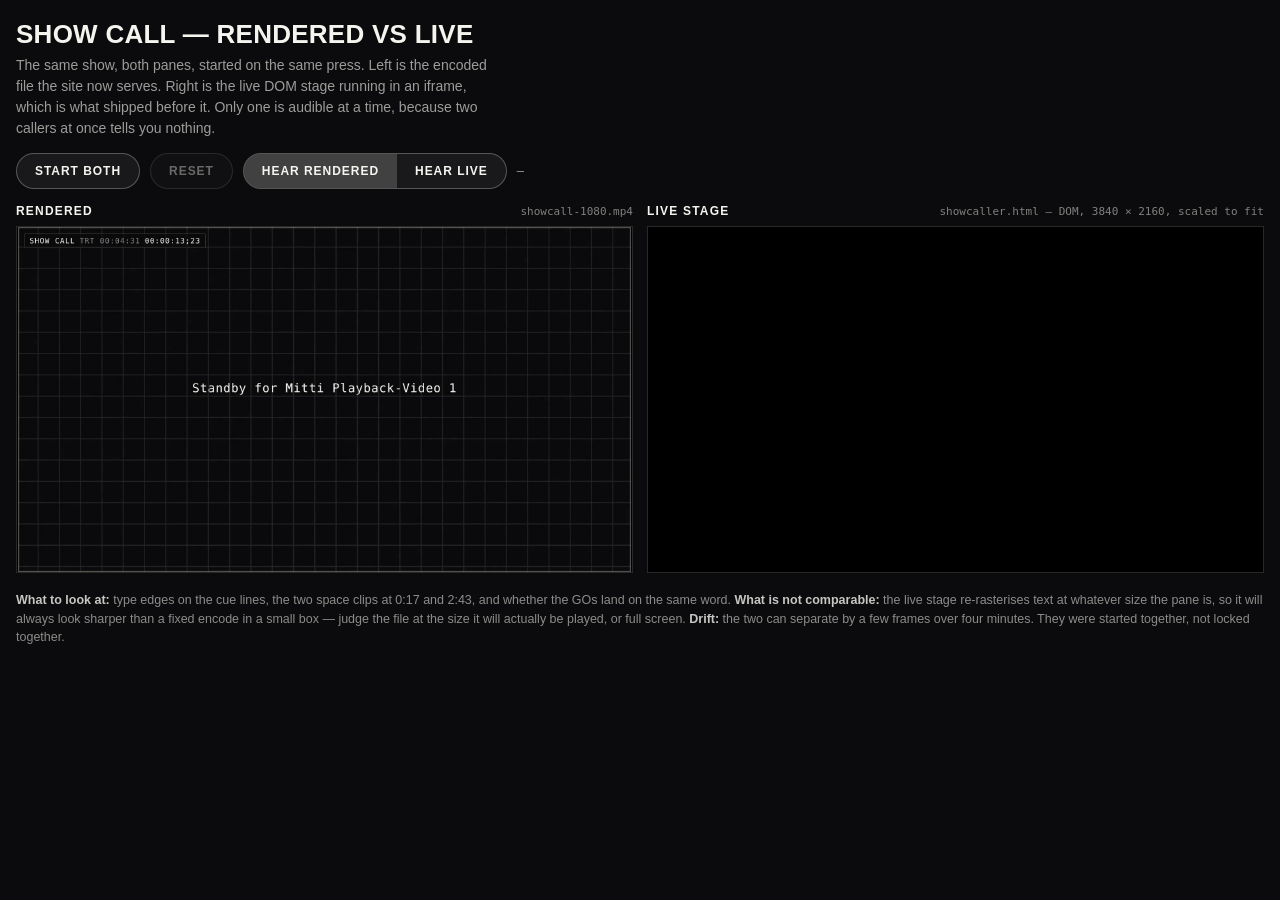
<file: compare.html>
<!doctype html>
<html lang="en">
<head>
<meta charset="utf-8">
<meta name="viewport" content="width=device-width, initial-scale=1, viewport-fit=cover">
<meta name="robots" content="noindex, nofollow">
<title>Show call — rendered vs live</title>
<link rel="stylesheet" href="css/tokens.css">
<style>
  /* A bench, not a page of the site. Deliberately plain: nothing here should flatter either
     side. Both panes are the same box, fed the same show, started on the same press. */
  *, *::before, *::after { box-sizing: border-box; }
  html { background: #0B0B0D; }
  body {
    margin: 0;
    background: #0B0B0D;
    color: var(--signal-white, #F5F5F0);
    font: 400 14px/1.5 var(--font-body, ui-sans-serif, system-ui);
    padding-block: 20px;
    padding-left: max(16px, env(safe-area-inset-left, 0px));
    padding-right: max(16px, env(safe-area-inset-right, 0px));
  }
  header { max-width: 1680px; margin: 0 auto 16px; }
  h1 {
    margin: 0 0 6px;
    font: 700 clamp(18px, 2.2vw, 26px)/1.1 var(--font-display, system-ui);
    letter-spacing: 0.01em; text-transform: uppercase; text-wrap: balance;
  }
  .sub { margin: 0; color: rgba(245,245,240,0.62); max-width: 62ch; }

  .bar { display: flex; flex-wrap: wrap; gap: 10px; align-items: center; margin: 14px 0 0; }
  button, .seg {
    font: 600 12px/1 var(--font-display, system-ui);
    letter-spacing: 0.08em; text-transform: uppercase;
    color: var(--signal-white, #F5F5F0);
    background: rgba(245,245,240,0.06);
    border: 1px solid rgba(245,245,240,0.28);
    border-radius: 999px; padding: 11px 18px; cursor: pointer;
  }
  button:hover { background: rgba(245,245,240,0.12); }
  button[disabled] { opacity: 0.4; cursor: default; }
  .seg { display: inline-flex; gap: 0; padding: 0; overflow: hidden; }
  .seg button { border: 0; border-radius: 0; background: transparent; }
  .seg button[aria-pressed="true"] { background: rgba(245,245,240,0.18); }
  .clock { font: 500 12px/1 var(--font-mono, ui-monospace, monospace);
           color: rgba(245,245,240,0.62); letter-spacing: 0.04em; }

  .pair { display: grid; gap: 14px; max-width: 1680px; margin: 16px auto 0;
          grid-template-columns: 1fr; }
  @media (min-width: 900px) { .pair { grid-template-columns: 1fr 1fr; } }

  figure { margin: 0; min-width: 0; }
  figcaption { display: flex; justify-content: space-between; align-items: baseline;
               gap: 10px; margin: 0 0 7px; }
  .who { font: 700 12px/1 var(--font-display, system-ui);
         letter-spacing: 0.1em; text-transform: uppercase; }
  .what { font: 400 11px/1.3 var(--font-mono, ui-monospace, monospace);
          color: rgba(245,245,240,0.5); text-align: right; }
  .box { position: relative; width: 100%; aspect-ratio: 16 / 9;
         background: #000; overflow: hidden; border: 1px solid rgba(245,245,240,0.16); }
  .box > video, .box > iframe { position: absolute; inset: 0; width: 100%; height: 100%;
                                border: 0; display: block; background: #000; }
  .note { max-width: 1680px; margin: 18px auto 0; color: rgba(245,245,240,0.55);
          font-size: 12.5px; }
  .note b { color: rgba(245,245,240,0.8); font-weight: 600; }
  a { color: inherit; }
</style>
</head>
<body>

<header>
  <h1>Show call — rendered vs live</h1>
  <p class="sub">The same show, both panes, started on the same press. Left is the encoded
     file the site now serves. Right is the live DOM stage running in an iframe, which is what
     shipped before it. Only one is audible at a time, because two callers at once tells you
     nothing.</p>
  <div class="bar">
    <button id="go" type="button">Start both</button>
    <button id="stop" type="button" disabled>Reset</button>
    <span class="seg" role="group" aria-label="Which side you hear">
      <button id="hearV" type="button" aria-pressed="true">Hear rendered</button>
      <button id="hearL" type="button" aria-pressed="false">Hear live</button>
    </span>
    <span class="clock" id="clock">—</span>
  </div>
</header>

<div class="pair">
  <figure>
    <figcaption><span class="who">Rendered</span>
      <span class="what" id="vMeta">showcall-1080.mp4</span></figcaption>
    <div class="box">
      <video id="v" playsinline webkit-playsinline preload="metadata"
             poster="images/showcall-poster.jpg"></video>
    </div>
  </figure>
  <figure>
    <figcaption><span class="who">Live stage</span>
      <span class="what">showcaller.html — DOM, 3840 × 2160, scaled to fit</span></figcaption>
    <div class="box"><iframe id="f" src="" title="Live show call stage"
                             allow="autoplay"></iframe></div>
  </figure>
</div>

<p class="note">
  <b>What to look at:</b> type edges on the cue lines, the two space clips at 0:17 and 2:43,
  and whether the GOs land on the same word. <b>What is not comparable:</b> the live stage
  re-rasterises text at whatever size the pane is, so it will always look sharper than a fixed
  encode in a small box — judge the file at the size it will actually be played, or full screen.
  <b>Drift:</b> the two can separate by a few frames over four minutes. They were started
  together, not locked together.
</p>

<script>
(function () {
  var v = document.getElementById('v'), f = document.getElementById('f');
  var go = document.getElementById('go'), stop = document.getElementById('stop');
  var clock = document.getElementById('clock'), vMeta = document.getElementById('vMeta');
  var SRC = 'images/showcall-1080.mp4';   // one file now — the 720 cut was dropped 27 Nov
  var hear = 'v', running = false;

  function setSrc() {
    v.src = SRC;
    vMeta.textContent = SRC.split('/').pop();
  }
  function applyAudio() {
    v.muted = (hear !== 'v');
    // the stage keeps its own audio graph; muting the element it draws into is enough for
    // the clips, and the voice is asked to stand down through its own control
    try {
      var w = f.contentWindow;
      if (w && typeof w.audioMode === 'function') w.audioMode(hear === 'l' ? 'on' : 'off');
    } catch (e) {}
  }
  function press(id, fn) { document.getElementById(id).addEventListener('click', fn); }

  press('hearV', function () { hear = 'v';
    this.setAttribute('aria-pressed', 'true');
    document.getElementById('hearL').setAttribute('aria-pressed', 'false'); applyAudio(); });
  press('hearL', function () { hear = 'l';
    this.setAttribute('aria-pressed', 'true');
    document.getElementById('hearV').setAttribute('aria-pressed', 'false'); applyAudio(); });

  go.addEventListener('click', function () {
    if (running) return;
    running = true; go.disabled = true; stop.disabled = false;
    f.src = 'showcaller.html';
    // The stage needs its own document up before it can be told to start. The video is held
    // at 0 until then, so both begin on the same tick rather than whenever each is ready.
    f.addEventListener('load', function once() {
      f.removeEventListener('load', once);
      setTimeout(function () {
        try {
          var w = f.contentWindow;
          var inv = w.document.querySelector('.wall-invite');
          if (inv) inv.click(); else if (typeof w.runShow === 'function') w.runShow(0);
        } catch (e) {}
        v.currentTime = 0;
        applyAudio();
        var p = v.play(); if (p && p.catch) p.catch(function () {});
      }, 350);
    });
  });

  stop.addEventListener('click', function () {
    running = false; go.disabled = false; stop.disabled = true;
    try { v.pause(); v.currentTime = 0; } catch (e) {}
    f.src = '';
    clock.textContent = '—';
  });

  v.addEventListener('timeupdate', function () {
    var t = v.currentTime, m = Math.floor(t / 60), s = Math.floor(t % 60);
    clock.textContent = 'rendered ' + m + ':' + (s < 10 ? '0' : '') + s;
  });

  setSrc();
})();
</script>
</body>
</html>
</file>
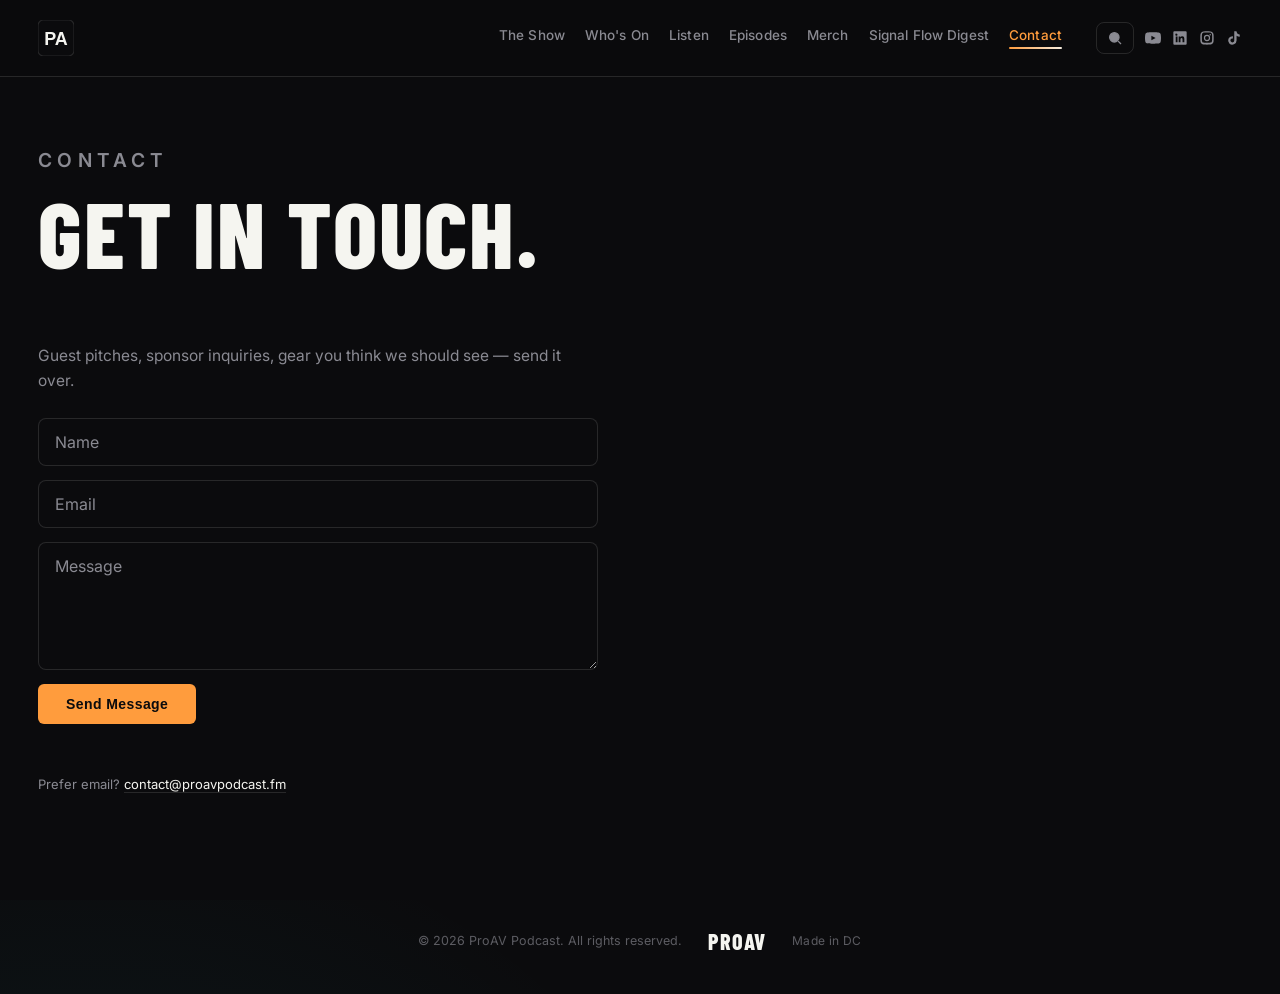
<file: contact.html>
<!DOCTYPE html>
<!-- This page is OFF the playback cue. It used to carry data-cue="cue1", then data-rest, so
     it would open at a dimmed level like the homepage does mid-show. There is no wall here
     and no cue to obey, so it carries no cue attribute at all and renders at full. -->
<html lang="en">
<head>
<meta charset="UTF-8">
<meta name="viewport" content="width=device-width, initial-scale=1.0">
<meta name="referrer" content="strict-origin-when-cross-origin">
<meta name="theme-color" content="#0B0B0D">
<meta name="robots" content="index, follow">
<title>Contact — ProAV Podcast</title>
<meta name="description" content="Get in touch with the ProAV Podcast team — guest pitches, sponsor inquiries, and general contact.">
<meta property="og:type" content="website">
<meta property="og:site_name" content="ProAV Podcast">
<meta property="og:title" content="Contact — ProAV Podcast">
<meta property="og:description" content="Real Conversations, real crews, real gear — from the rig on stage to the cloud infrastructure taking live production remote.">
<meta property="og:image" content="/og-image.png">
<meta property="og:image:width" content="1200">
<meta property="og:image:height" content="630">
<meta property="og:url" content="https://proavpodcast.fm/contact">
<link rel="canonical" href="https://proavpodcast.fm/contact">
<meta name="twitter:card" content="summary_large_image">
<meta name="twitter:title" content="Contact — ProAV Podcast">
<meta name="twitter:description" content="Real Conversations, real crews, real gear — from the rig on stage to the cloud infrastructure taking live production remote.">
<meta name="twitter:image" content="/og-image.png">
<link rel="icon" type="image/svg+xml" href="[data-uri]">
<link rel="preconnect" href="https://fonts.googleapis.com">
<link rel="preconnect" href="https://fonts.gstatic.com" crossorigin>
<link href="https://fonts.googleapis.com/css2?family=Barlow+Condensed:wght@600;700;800&family=Inter:wght@400;500;600;700&family=JetBrains+Mono:wght@400;500&display=swap" rel="stylesheet">
<link rel="stylesheet" href="css/tokens.css">
<link rel="stylesheet" href="css/base.css">
<link rel="stylesheet" href="css/layout.css">
<link rel="stylesheet" href="css/contact.css">
</head>
<body>

<nav class="nav">
  <a href="/" class="nav-logo" aria-label="Back to home">
    <svg class="nav-bug" viewBox="0 0 64 64" xmlns="http://www.w3.org/2000/svg">
      <rect width="64" height="64" rx="10" fill="var(--stage-black)" stroke="var(--border-quiet)" stroke-width="2"/>
      <text x="32" y="45" text-anchor="middle"
            font-family="'Arial Black', Impact, Haettenschweiler, 'Arial Narrow Bold', sans-serif"
            font-weight="900" font-size="34" textLength="42" lengthAdjust="spacingAndGlyphs"
            fill="var(--signal-white)">PA</text>
    </svg>
  </a>
  <div class="nav-right">
    <div class="nav-links">
      <a href="/#show">The Show</a>
      <a href="/#guests">Who's On</a>
      <a href="/#listen">Listen</a>
      <a href="/#watch">Episodes</a>
      <a href="/#merch">Merch</a>
      <a href="/signal-flow-digest.html">Signal Flow Digest</a>
      <a href="/contact" class="active">Contact</a>
    </div>
    <div class="nav-social">
      <button class="search-btn" id="searchBtn" aria-label="Search site" type="button">
        <svg viewBox="0 0 24 24" fill="none" stroke="currentColor" stroke-width="2"><circle cx="11" cy="11" r="7"/><line x1="21" y1="21" x2="16.65" y2="16.65"/></svg>
        <kbd>&#8984;K</kbd>
      </button>
      <a href="https://www.youtube.com/@theproavpodcast" aria-label="YouTube" target="_blank" rel="noopener">
        <svg viewBox="0 0 24 24"><path d="M23.5 6.2a3 3 0 0 0-2.1-2.1C19.6 3.5 12 3.5 12 3.5s-7.6 0-9.4.6A3 3 0 0 0 .5 6.2 31.6 31.6 0 0 0 0 12a31.6 31.6 0 0 0 .5 5.8 3 3 0 0 0 2.1 2.1c1.8.6 9.4.6 9.4.6s7.6 0 9.4-.6a3 3 0 0 0 2.1-2.1A31.6 31.6 0 0 0 24 12a31.6 31.6 0 0 0-.5-5.8ZM9.6 15.5v-7l6.3 3.5-6.3 3.5Z"/></svg>
      </a>
      <a href="https://www.linkedin.com/company/theproavpodcast/" aria-label="LinkedIn" target="_blank" rel="noopener">
        <svg viewBox="0 0 24 24"><path d="M20.5 2h-17A1.5 1.5 0 0 0 2 3.5v17A1.5 1.5 0 0 0 3.5 22h17a1.5 1.5 0 0 0 1.5-1.5v-17A1.5 1.5 0 0 0 20.5 2ZM8.3 18.5H5.6V9.7h2.7v8.8ZM7 8.6a1.6 1.6 0 1 1 0-3.1 1.6 1.6 0 0 1 0 3.1Zm11.5 9.9h-2.7v-4.3c0-1 0-2.3-1.4-2.3s-1.7 1.1-1.7 2.3v4.3h-2.7V9.7h2.6v1.2h.1a2.9 2.9 0 0 1 2.6-1.4c2.7 0 3.2 1.8 3.2 4.1v4.9Z"/></svg>
      </a>
      <a href="https://www.instagram.com/theproavpodcast/" aria-label="Instagram" target="_blank" rel="noopener">
        <svg viewBox="0 0 24 24"><path d="M12 2c2.7 0 3.1 0 4.1.1 1.1 0 1.8.2 2.5.5.7.2 1.2.6 1.7 1.1.5.5.9 1 1.1 1.7.3.7.4 1.4.5 2.5 0 1 .1 1.4.1 4.1s0 3.1-.1 4.1c0 1.1-.2 1.8-.5 2.5-.2.7-.6 1.2-1.1 1.7-.5.5-1 .9-1.7 1.1-.7.3-1.4.4-2.5.5-1 0-1.4.1-4.1.1s-3.1 0-4.1-.1c-1.1 0-1.8-.2-2.5-.5a4.6 4.6 0 0 1-1.7-1.1 4.6 4.6 0 0 1-1.1-1.7c-.3-.7-.4-1.4-.5-2.5C2 15.1 2 14.7 2 12s0-3.1.1-4.1c0-1.1.2-1.8.5-2.5.2-.7.6-1.2 1.1-1.7.5-.5 1-.9 1.7-1.1.7-.3 1.4-.4 2.5-.5C8.9 2 9.3 2 12 2Zm0 1.8c-2.7 0-3 0-4 .1-.9 0-1.4.2-1.7.3-.4.2-.7.3-1 .6-.3.3-.5.6-.6 1-.1.3-.3.8-.3 1.7-.1 1-.1 1.3-.1 4s0 3 .1 4c0 .9.2 1.4.3 1.7.2.4.3.7.6 1 .3.3.6.5 1 .6.3.1.8.3 1.7.3 1 .1 1.3.1 4 .1s3 0 4-.1c.9 0 1.4-.2 1.7-.3.4-.2.7-.3 1-.6.3-.3.5-.6.6-1 .1-.3.3-.8.3-1.7.1-1 .1-1.3.1-4s0-3-.1-4c0-.9-.2-1.4-.3-1.7-.2-.4-.3-.7-.6-1a2.7 2.7 0 0 0-1-.6c-.3-.1-.8-.3-1.7-.3-1-.1-1.3-.1-4-.1Zm0 3.5a4.7 4.7 0 1 1 0 9.4 4.7 4.7 0 0 1 0-9.4Zm0 1.8a2.9 2.9 0 1 0 0 5.8 2.9 2.9 0 0 0 0-5.8Zm5.9-2a1.1 1.1 0 1 1-2.2 0 1.1 1.1 0 0 1 2.2 0Z"/></svg>
      </a>
      <a href="https://www.tiktok.com/@the.proav.podcast" aria-label="TikTok" target="_blank" rel="noopener">
        <svg viewBox="0 0 24 24"><path d="M19.59 6.69a4.83 4.83 0 0 1-3.77-4.25V2h-3.45v13.67a2.89 2.89 0 0 1-5.2 1.74 2.89 2.89 0 0 1 2.31-4.64c.3 0 .6.05.88.13V9.4a6.84 6.84 0 0 0-1-.05A6.33 6.33 0 0 0 5 20.1a6.34 6.34 0 0 0 10.86-4.43v-7a8.16 8.16 0 0 0 4.77 1.52v-3.4a4.85 4.85 0 0 1-1-.1Z"/></svg>
      </a>
    </div>
  </div>
  <button class="hamburger" id="hamburgerBtn" aria-label="Open menu" aria-expanded="false">
    <span></span><span></span><span></span>
  </button>
</nav>

<div class="mobile-menu" id="mobileMenu">
  <button class="mobile-search-btn" id="mobileSearchBtn" type="button">
    <svg viewBox="0 0 24 24" fill="none" stroke="currentColor" stroke-width="2"><circle cx="11" cy="11" r="7"/><line x1="21" y1="21" x2="16.65" y2="16.65"/></svg>
    Search
  </button>
  <a href="/#show">The Show</a>
  <a href="/#guests">Who's On</a>
  <a href="/#listen">Listen</a>
  <a href="/#watch">Episodes</a>
  <a href="/#merch">Merch</a>
  <a href="/signal-flow-digest.html">Signal Flow Digest</a>
  <a href="/contact" class="active">Contact</a>
  <div class="footer-social" style="margin-top: 32px;">
    <a href="https://www.youtube.com/@theproavpodcast" aria-label="YouTube" target="_blank" rel="noopener">
      <svg viewBox="0 0 24 24"><path d="M23.5 6.2a3 3 0 0 0-2.1-2.1C19.6 3.5 12 3.5 12 3.5s-7.6 0-9.4.6A3 3 0 0 0 .5 6.2 31.6 31.6 0 0 0 0 12a31.6 31.6 0 0 0 .5 5.8 3 3 0 0 0 2.1 2.1c1.8.6 9.4.6 9.4.6s7.6 0 9.4-.6a3 3 0 0 0 2.1-2.1A31.6 31.6 0 0 0 24 12a31.6 31.6 0 0 0-.5-5.8ZM9.6 15.5v-7l6.3 3.5-6.3 3.5Z"/></svg>
    </a>
    <a href="https://www.linkedin.com/company/theproavpodcast/" aria-label="LinkedIn" target="_blank" rel="noopener">
      <svg viewBox="0 0 24 24"><path d="M20.5 2h-17A1.5 1.5 0 0 0 2 3.5v17A1.5 1.5 0 0 0 3.5 22h17a1.5 1.5 0 0 0 1.5-1.5v-17A1.5 1.5 0 0 0 20.5 2ZM8.3 18.5H5.6V9.7h2.7v8.8ZM7 8.6a1.6 1.6 0 1 1 0-3.1 1.6 1.6 0 0 1 0 3.1Zm11.5 9.9h-2.7v-4.3c0-1 0-2.3-1.4-2.3s-1.7 1.1-1.7 2.3v4.3h-2.7V9.7h2.6v1.2h.1a2.9 2.9 0 0 1 2.6-1.4c2.7 0 3.2 1.8 3.2 4.1v4.9Z"/></svg>
    </a>
    <a href="https://www.instagram.com/theproavpodcast/" aria-label="Instagram" target="_blank" rel="noopener">
      <svg viewBox="0 0 24 24"><path d="M12 2c2.7 0 3.1 0 4.1.1 1.1 0 1.8.2 2.5.5.7.2 1.2.6 1.7 1.1.5.5.9 1 1.1 1.7.3.7.4 1.4.5 2.5 0 1 .1 1.4.1 4.1s0 3.1-.1 4.1c0 1.1-.2 1.8-.5 2.5-.2.7-.6 1.2-1.1 1.7-.5.5-1 .9-1.7 1.1-.7.3-1.4.4-2.5.5-1 0-1.4.1-4.1.1s-3.1 0-4.1-.1c-1.1 0-1.8-.2-2.5-.5a4.6 4.6 0 0 1-1.7-1.1 4.6 4.6 0 0 1-1.1-1.7c-.3-.7-.4-1.4-.5-2.5C2 15.1 2 14.7 2 12s0-3.1.1-4.1c0-1.1.2-1.8.5-2.5.2-.7.6-1.2 1.1-1.7.5-.5 1-.9 1.7-1.1.7-.3 1.4-.4 2.5-.5C8.9 2 9.3 2 12 2Zm0 1.8c-2.7 0-3 0-4 .1-.9 0-1.4.2-1.7.3-.4.2-.7.3-1 .6-.3.3-.5.6-.6 1-.1.3-.3.8-.3 1.7-.1 1-.1 1.3-.1 4s0 3 .1 4c0 .9.2 1.4.3 1.7.2.4.3.7.6 1 .3.3.6.5 1 .6.3.1.8.3 1.7.3 1 .1 1.3.1 4 .1s3 0 4-.1c.9 0 1.4-.2 1.7-.3.4-.2.7-.3 1-.6.3-.3.5-.6.6-1 .1-.3.3-.8.3-1.7.1-1 .1-1.3.1-4s0-3-.1-4c0-.9-.2-1.4-.3-1.7-.2-.4-.3-.7-.6-1a2.7 2.7 0 0 0-1-.6c-.3-.1-.8-.3-1.7-.3-1-.1-1.3-.1-4-.1Zm0 3.5a4.7 4.7 0 1 1 0 9.4 4.7 4.7 0 0 1 0-9.4Zm0 1.8a2.9 2.9 0 1 0 0 5.8 2.9 2.9 0 0 0 0-5.8Zm5.9-2a1.1 1.1 0 1 1-2.2 0 1.1 1.1 0 0 1 2.2 0Z"/></svg>
    </a>
    <a href="https://www.tiktok.com/@the.proav.podcast" aria-label="TikTok" target="_blank" rel="noopener">
      <svg viewBox="0 0 24 24"><path d="M19.59 6.69a4.83 4.83 0 0 1-3.77-4.25V2h-3.45v13.67a2.89 2.89 0 0 1-5.2 1.74 2.89 2.89 0 0 1 2.31-4.64c.3 0 .6.05.88.13V9.4a6.84 6.84 0 0 0-1-.05A6.33 6.33 0 0 0 5 20.1a6.34 6.34 0 0 0 10.86-4.43v-7a8.16 8.16 0 0 0 4.77 1.52v-3.4a4.85 4.85 0 0 1-1-.1Z"/></svg>
    </a>
  </div>
</div>

<div class="search-overlay" id="searchOverlay" onclick="if(event.target===this) closeSiteSearch()">
  <div class="search-panel">
    <div class="search-input-row">
      <svg viewBox="0 0 24 24" fill="none" stroke="currentColor" stroke-width="2"><circle cx="11" cy="11" r="7"/><line x1="21" y1="21" x2="16.65" y2="16.65"/></svg>
      <input type="text" class="search-input" id="searchInput" placeholder="Search episodes, crew roles, merch…" autocomplete="off" aria-label="Search site">
      <button class="search-esc" onclick="closeSiteSearch()" type="button">esc</button>
    </div>
    <div class="search-results" id="searchResults">
      <div class="search-hint">Start typing to search the site — try "hoodie", "FOH", or "cloud".</div>
    </div>
  </div>
</div>

<section id="top" class="contact-page">
  <div class="section-eyebrow reveal">CONTACT</div>
  <h1 class="section-title display reveal">Get in touch.</h1>
  <div class="contact-block reveal">
    <p class="contact-copy">
      Guest pitches, sponsor inquiries, gear you think we should see — send it over.
    </p>
    <form class="contact-form" id="contactForm">
      <input type="text" name="name" placeholder="Name" required>
      <input type="email" name="email" placeholder="Email" required>
      <textarea name="message" placeholder="Message" rows="5" required></textarea>
      <!-- honeypot field: hidden from real visitors, catches basic spam bots -->
      <input type="text" name="_honey" class="contact-honey" tabindex="-1" autocomplete="off">
      <input type="hidden" name="_subject" value="New message from the ProAV site">
      <input type="hidden" name="_captcha" value="true">
      <input type="hidden" name="_template" value="table">
      <button type="submit" class="contact-submit">Send Message</button>
      <div class="contact-status" id="contactStatus" role="status"></div>
    </form>
    <div class="contact-fallback">
      Prefer email? <a href="mailto:contact@proavpodcast.com">contact@proavpodcast.fm</a>
    </div>
  </div>
</section>

<footer>
  <div class="footer-meta">&copy; 2026 ProAV Podcast. All rights reserved.</div>
  <a href="/" class="footer-word display" aria-label="Back to home">PROAV</a>
  <div class="footer-madein">Made in DC</div>
</footer>

<script>
  const revealEls = document.querySelectorAll('.reveal');
  const io = new IntersectionObserver((entries) => {
    entries.forEach(e => { if (e.isIntersecting) { e.target.classList.add('visible'); io.unobserve(e.target); } });
  }, { threshold: 0.15 });
  revealEls.forEach(el => io.observe(el));

  // SMIL (SVG) animations don't respond to the CSS prefers-reduced-motion
  // media query on their own, so pause them here if the user has that set.
  if (window.matchMedia('(prefers-reduced-motion: reduce)').matches) {
    document.querySelectorAll('svg').forEach(svg => {
      if (svg.pauseAnimations) svg.pauseAnimations();
    });
  }

  // video modal: click a thumbnail to play, close via button, backdrop click, or Escape
  function openVideoModal(el) {
    const videoId = el.getAttribute('data-video-id');
    const start = el.getAttribute('data-start');
    const startParam = start ? `&start=${start}` : '';
    document.getElementById('videoModalIframe').src =
      `https://www.youtube.com/embed/${videoId}?autoplay=1&rel=0${startParam}`;
    document.getElementById('videoModal').classList.add('open');
    document.body.style.overflow = 'hidden';
  }
  function setWatchSegment(btn) {
    document.querySelectorAll('.watch-seg-btn').forEach(b => b.classList.remove('active'));
    btn.classList.add('active');
    const seg = btn.getAttribute('data-seg');
    const start = btn.getAttribute('data-start');
    const embed = document.querySelector('.watch-hero .video-embed');
    if (embed) embed.setAttribute('data-start', start);
    const label = document.getElementById('watchActiveLabel');
    if (label) {
      label.textContent = seg.toUpperCase();
      label.className = 'video-eyebrow ' + seg;
    }
  }
  function closeVideoModal() {
    document.getElementById('videoModal').classList.remove('open');
    document.getElementById('videoModalIframe').src = ''; // stop playback
    document.body.style.overflow = '';
  }
  document.addEventListener('keydown', (e) => {
    if (e.key === 'Escape') { closeVideoModal(); closeImageModal(); }
  });

  // image lightbox: click a merch swatch to enlarge, close via button, backdrop click, or Escape
  function openImageModal(el) {
    document.getElementById('imageModalImg').src = el.src;
    document.getElementById('imageModalImg').alt = el.alt;
    document.getElementById('imageModal').classList.add('open');
    document.body.style.overflow = 'hidden';
  }
  function closeImageModal() {
    document.getElementById('imageModal').classList.remove('open');
    document.body.style.overflow = '';
  }
  // contact form — submits via FormSubmit's AJAX endpoint, no page reload.
  // NOTE: on the very first real submission, FormSubmit sends a one-time
  // confirmation email to contact@proavpodcast.com — that link must be clicked
  // once to activate the endpoint before submissions start arriving normally.
  const contactForm = document.getElementById('contactForm');
  if (contactForm) {
    contactForm.addEventListener('submit', async (e) => {
      e.preventDefault();
      const status = document.getElementById('contactStatus');
      const btn = contactForm.querySelector('.contact-submit');
      btn.disabled = true;
      btn.textContent = 'Sending…';
      status.textContent = '';
      status.className = 'contact-status';
      try {
        const res = await fetch('https://formsubmit.co/ajax/contact@proavpodcast.com', {
          method: 'POST',
          headers: { 'Content-Type': 'application/json', 'Accept': 'application/json' },
          body: JSON.stringify(Object.fromEntries(new FormData(contactForm)))
        });
        if (!res.ok) throw new Error('Request failed');
        contactForm.reset();
        status.textContent = "Thanks — we'll get back to you soon. Taking you back home…";
        status.classList.add('success');
        setTimeout(() => { window.location.href = '/'; }, 2000);
      } catch (err) {
        status.textContent = 'Something went wrong — email us directly at contact@proavpodcast.com.';
        status.classList.add('error');
      } finally {
        btn.disabled = false;
        btn.textContent = 'Send Message';
      }
    });
  }

  // mobile hamburger menu
  const hamburgerBtn = document.getElementById('hamburgerBtn');
  const mobileMenu = document.getElementById('mobileMenu');
  function closeMenu() {
    hamburgerBtn.classList.remove('open');
    mobileMenu.classList.remove('open');
    hamburgerBtn.setAttribute('aria-expanded', 'false');
  }
  hamburgerBtn.addEventListener('click', () => {
    const isOpen = mobileMenu.classList.toggle('open');
    hamburgerBtn.classList.toggle('open', isOpen);
    hamburgerBtn.setAttribute('aria-expanded', String(isOpen));
  });
  mobileMenu.querySelectorAll('a').forEach(a => a.addEventListener('click', closeMenu));

  // ---------- site search ----------
  // This page has little unique content of its own, so its index links
  // back to the homepage's sections plus a couple of contact-specific
  // entries. The homepage builds its own richer, DOM-derived index.
  (function initSiteSearch() {
    const overlay = document.getElementById('searchOverlay');
    const input = document.getElementById('searchInput');
    const resultsEl = document.getElementById('searchResults');
    const openBtns = [document.getElementById('searchBtn'), document.getElementById('mobileSearchBtn')].filter(Boolean);
    if (!overlay || !input || !resultsEl) return;

    const searchIndex = [
      { cat: 'Section', title: 'The Show', snippet: 'What ProAV covers, episode to episode.', href: '/#show' },
      { cat: 'Section', title: "Who's On the Show", snippet: 'The roles behind every production.', href: '/#guests' },
      { cat: 'Section', title: 'Episodes', snippet: 'Episodes and video segments.', href: '/#watch' },
      { cat: 'Section', title: 'Signal Flow Digest', snippet: 'A digest of live production and ProAV news.', href: '/signal-flow-digest.html' },
      { cat: 'Section', title: 'Listen', snippet: 'Platforms carrying the show.', href: '/#listen' },
      { cat: 'Section', title: 'Merch', snippet: 'Tee, hoodie, cap, and sticker — wear the signal.', href: '/#merch' },
      { cat: 'Page', title: 'Contact', snippet: 'Guest pitches, sponsor inquiries, and general contact.', el: document.querySelector('.contact-block') },
    ];

    let activeIndex = -1;
    let currentResults = [];

    function openSiteSearch() {
      overlay.classList.add('open');
      document.body.style.overflow = 'hidden';
      input.value = '';
      renderResults([]);
      setTimeout(() => input.focus(), 50);
    }

    function closeSiteSearchImpl() {
      overlay.classList.remove('open');
      document.body.style.overflow = '';
    }
    window.closeSiteSearch = closeSiteSearchImpl;

    function scoreMatch(entry, terms) {
      const hay = (entry.title + ' ' + entry.cat + ' ' + entry.snippet).toLowerCase();
      let score = 0;
      for (const term of terms) {
        if (!hay.includes(term)) return -1;
        if (entry.title.toLowerCase().startsWith(term)) score += 3;
        else if (entry.title.toLowerCase().includes(term)) score += 2;
        else score += 1;
      }
      return score;
    }

    function escapeHtml(s) {
      const d = document.createElement('div');
      d.textContent = s;
      return d.innerHTML;
    }

    function renderResults(results) {
      currentResults = results;
      activeIndex = -1;
      if (!input.value.trim()) {
        resultsEl.innerHTML = '<div class="search-hint">Start typing to search the site — try "hoodie", "FOH", or "cloud".</div>';
        return;
      }
      if (results.length === 0) {
        resultsEl.innerHTML = '<div class="search-empty">No matches. Try a different term.</div>';
        return;
      }
      resultsEl.innerHTML = '';
      results.forEach((r, i) => {
        const btn = document.createElement('button');
        btn.className = 'search-result';
        btn.type = 'button';
        btn.dataset.index = i;
        btn.innerHTML =
          '<div class="search-result-cat">' + escapeHtml(r.cat) + '</div>' +
          '<div class="search-result-title">' + escapeHtml(r.title) + '</div>' +
          (r.snippet ? '<div class="search-result-snippet">' + escapeHtml(r.snippet) + '</div>' : '');
        btn.addEventListener('click', () => goToResult(r));
        resultsEl.appendChild(btn);
      });
    }

    function goToResult(r) {
      closeSiteSearchImpl();
      if (r.href) {
        window.location.href = r.href;
        return;
      }
      if (!r.el) return;
      setTimeout(() => { r.el.scrollIntoView({ behavior: 'smooth', block: 'center' }); }, 100);
    }

    input.addEventListener('input', () => {
      const q = input.value.trim().toLowerCase();
      if (!q) { renderResults([]); return; }
      const terms = q.split(/\s+/).filter(Boolean);
      const scored = searchIndex
        .map(entry => ({ entry, score: scoreMatch(entry, terms) }))
        .filter(x => x.score >= 0)
        .sort((a, b) => b.score - a.score)
        .map(x => x.entry);
      renderResults(scored);
    });

    input.addEventListener('keydown', (e) => {
      const items = resultsEl.querySelectorAll('.search-result');
      if (e.key === 'ArrowDown') {
        e.preventDefault();
        activeIndex = Math.min(activeIndex + 1, items.length - 1);
        items.forEach((el, i) => el.classList.toggle('active', i === activeIndex));
        if (items[activeIndex]) items[activeIndex].scrollIntoView({ block: 'nearest' });
      } else if (e.key === 'ArrowUp') {
        e.preventDefault();
        activeIndex = Math.max(activeIndex - 1, 0);
        items.forEach((el, i) => el.classList.toggle('active', i === activeIndex));
        if (items[activeIndex]) items[activeIndex].scrollIntoView({ block: 'nearest' });
      } else if (e.key === 'Enter') {
        if (activeIndex >= 0 && currentResults[activeIndex]) {
          goToResult(currentResults[activeIndex]);
        } else if (currentResults[0]) {
          goToResult(currentResults[0]);
        }
      }
    });

    openBtns.forEach(btn => btn.addEventListener('click', () => {
      if (typeof closeMenu === 'function') closeMenu();
      openSiteSearch();
    }));

    document.addEventListener('keydown', (e) => {
      const tag = (e.target.tagName || '').toLowerCase();
      const typing = tag === 'input' || tag === 'textarea' || e.target.isContentEditable;
      if ((e.metaKey || e.ctrlKey) && e.key.toLowerCase() === 'k') {
        e.preventDefault();
        overlay.classList.contains('open') ? closeSiteSearchImpl() : openSiteSearch();
      } else if (e.key === '/' && !typing && !overlay.classList.contains('open')) {
        e.preventDefault();
        openSiteSearch();
      } else if (e.key === 'Escape' && overlay.classList.contains('open')) {
        closeSiteSearchImpl();
      }
    });
  })();
</script>
<script>
  // dim section headers as they scroll up toward the top of the screen
  (function () {
    if (window.matchMedia('(prefers-reduced-motion: reduce)').matches) return;
    const titles = Array.from(document.querySelectorAll('.section-title.display'));
    if (!titles.length) return;
    let ticking = false;
    function update() {
      ticking = false;
      const vh = window.innerHeight;
      titles.forEach(t => {
        const r = t.getBoundingClientRect();
        // full brightness only while the title's bottom is in the lower quarter of the screen;
        // fades to 15% as its bottom reaches the top edge. This title sits at the very top of the
        // page, so it starts white and bright exactly where it rests at scroll 0.
        const start = Math.min(vh * 0.75, r.bottom + window.scrollY);
        const p = Math.min(1, Math.max(0, r.bottom / start));
        const v = (Math.round((0.15 + 0.85 * p) * 40) / 40).toFixed(3);
        if (t._dim !== v) { t._dim = v; t.style.setProperty('--dim', v); }
        // starts at the softened heading white, then shifts through amber to cyan as it rises
        const h = Math.round((1 - p) * 40) / 40;
        if (t._h !== h) {
          t._h = h;
          const W = [245, 245, 240], A = [255, 156, 61], C = [42, 217, 236];   // --signal-white; must match the --tc fallback in base.css
          const f = h < 0.5 ? h * 2 : (h - 0.5) * 2, a = h < 0.5 ? W : A, b = h < 0.5 ? A : C;
          t.style.setProperty('--tc', a.map((x, i) => Math.round(x + (b[i] - x) * f)).join(','));
        }
      });
    }
    window.addEventListener('scroll', () => { if (!ticking) { ticking = true; requestAnimationFrame(update); } }, { passive: true });
    window.addEventListener('resize', update);
    update();
  })();

  // mark the page as scrolling so hover effects don't fire under a stationary cursor
  (function () {
    let t;
    const root = document.documentElement;
    window.addEventListener('scroll', () => {
      root.classList.add('is-scrolling');
      clearTimeout(t);
      t = setTimeout(() => root.classList.remove('is-scrolling'), 200);
    }, { passive: true });
  })();
</script>
</body>
</html>
</file>
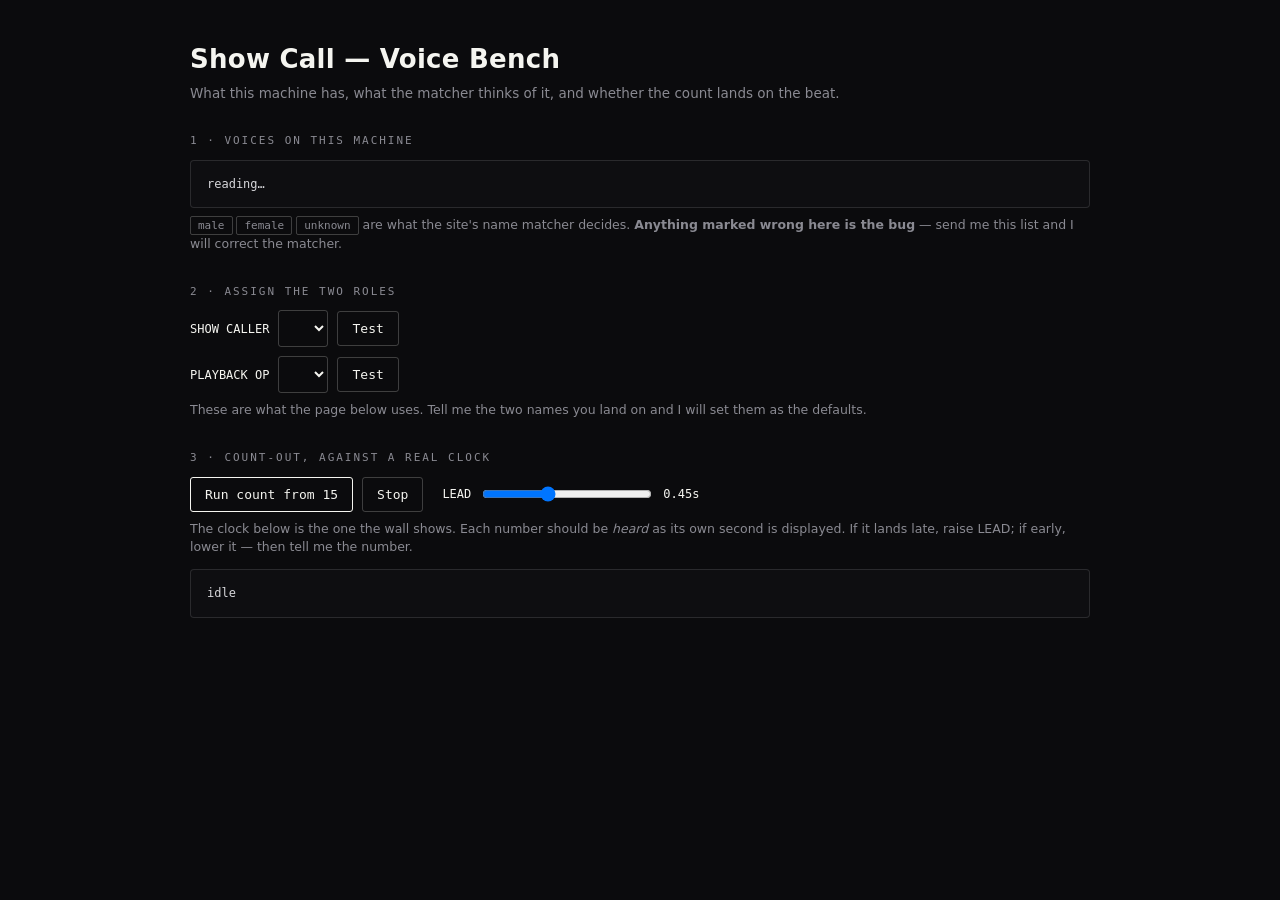
<file: cue-vo-test.html>
<!DOCTYPE html>
<!-- ═══════════════════════════════════════════════════════════════════════════════════════
     SHOW CALL — VOICE BENCH.  A test tool, NOT part of the site.

     Not in the nav, not in the sitemap, nothing links to it. Open /cue-vo-test.html directly
     and delete this file before launch.

     It exists because the site's own voice picking is guessing from voice NAMES, and the set
     of names differs by macOS release and by browser. This page reports what THIS machine
     actually has, what the matcher makes of each one, and times a real count-out against a
     real clock — so a wrong voice or a late number can be read off rather than argued about.
     ═══════════════════════════════════════════════════════════════════════════════════════ -->
<html lang="en">
<head>
<meta charset="UTF-8">
<meta name="viewport" content="width=device-width, initial-scale=1.0">
<meta name="robots" content="noindex, nofollow">
<title>Show Call — Voice Bench</title>
<link rel="stylesheet" href="css/tokens.css">
<style>
  *, *::before, *::after { box-sizing: border-box; }
  body {
    margin: 0; padding: 40px 22px 90px;
    background: var(--stage-black); color: var(--signal-white);
    font-family: ui-sans-serif, system-ui, sans-serif; line-height: 1.5;
  }
  .wrap { max-width: 900px; margin: 0 auto; }
  h1 { font-size: 26px; letter-spacing: 0.01em; margin: 0 0 4px; }
  .sub { color: var(--graphite-light); font-size: 13.5px; margin: 0 0 26px; }
  h2 {
    font-family: var(--font-mono); font-size: 11px; letter-spacing: 0.18em;
    color: var(--graphite-light); margin: 30px 0 10px; font-weight: 400;
  }
  .row { display: flex; flex-wrap: wrap; gap: 9px; align-items: center; }
  button, select {
    font-family: var(--font-mono); font-size: 13px; color: var(--signal-white);
    background: none; border: 1px solid var(--border-strong); border-radius: 3px;
    padding: 9px 14px; cursor: pointer;
  }
  button:hover, select:hover { border-color: var(--signal-white); }
  button.go { border-color: var(--signal-white); }
  option { background: var(--stage-black); }
  pre {
    font-family: var(--font-mono); font-size: 12px; line-height: 1.55;
    background: #0e0e11; border: 1px solid var(--border-quiet); border-radius: 4px;
    padding: 14px 16px; overflow-x: auto; white-space: pre; margin: 0;
    color: var(--text-soft);
  }
  .hint { font-size: 12.5px; color: var(--graphite-light); margin: 8px 0 0; }
  .pill {
    font-family: var(--font-mono); font-size: 11px; padding: 2px 7px;
    border: 1px solid var(--border-strong); border-radius: 2px; color: var(--graphite-light);
  }
</style>
</head>
<body>
<div class="wrap">

  <h1>Show Call — Voice Bench</h1>
  <p class="sub">What this machine has, what the matcher thinks of it, and whether the count lands on the beat.</p>

  <h2>1 · VOICES ON THIS MACHINE</h2>
  <pre id="voices">reading…</pre>
  <p class="hint">
    <span class="pill">male</span> <span class="pill">female</span> <span class="pill">unknown</span>
    are what the site's name matcher decides. <strong>Anything marked wrong here is the bug</strong> —
    send me this list and I will correct the matcher.
  </p>

  <h2>2 · ASSIGN THE TWO ROLES</h2>
  <div class="row">
    <label style="font-family:var(--font-mono);font-size:12px">SHOW CALLER</label>
    <select id="vCaller"></select>
    <button type="button" id="tCaller">Test</button>
  </div>
  <div class="row" style="margin-top:9px">
    <label style="font-family:var(--font-mono);font-size:12px">PLAYBACK OP</label>
    <select id="vOp"></select>
    <button type="button" id="tOp">Test</button>
  </div>
  <p class="hint">These are what the page below uses. Tell me the two names you land on and I will set them as the defaults.</p>

  <h2>3 · COUNT-OUT, AGAINST A REAL CLOCK</h2>
  <div class="row">
    <button type="button" class="go" id="run">Run count from 15</button>
    <button type="button" id="stop">Stop</button>
    <label style="font-family:var(--font-mono);font-size:12px;margin-left:10px">LEAD</label>
    <input type="range" id="lead" min="0" max="1.2" step="0.05" value="0.45" style="width:170px">
    <span id="leadV" style="font-family:var(--font-mono);font-size:12px">0.45s</span>
  </div>
  <p class="hint">
    The clock below is the one the wall shows. Each number should be <em>heard</em> as its own second is
    displayed. If it lands late, raise LEAD; if early, lower it — then tell me the number.
  </p>
  <pre id="out" style="margin-top:12px">idle</pre>

</div>

<script>
(() => {
  const synth = window.speechSynthesis;
  const el = id => document.getElementById(id);
  if (!synth || !window.SpeechSynthesisUtterance) {
    el('voices').textContent = 'This browser has no speech synthesis.'; return;
  }

  // Kept identical to the lists in index.html — if you change one, change the other.
  const FEMALE = /\b(samantha|ava|allison|susan|vicki|victoria|kathy|princess|agnes|karen|moira|tessa|fiona|serena|zoe|nicky|flo|grandma|shelley|sandy|noelle|google us english|google uk english female|zira|aria|jenny|michelle|catherine|hazel|linda|heather)\b/i;
  const MALE   = /\b(alex|fred|tom|bruce|ralph|daniel|oliver|rishi|lee|aaron|arthur|gordon|eddy|reed|rocko|david|mark|guy|christopher|george|james|ryan|google uk english male)\b/i;
  // macOS novelty voices — distorted or sung by design, never cast in either role
  const NOVELTY = /\b(albert|bad news|bahh|bells|boing|bubbles|cellos|deranged|good news|jester|organ|trinoids|whisper|wobble|zarvox|superstar|grandma|grandpa|junior|princess|pipe organ|hysterical|alice)\b/i;
  const kindOf = n => NOVELTY.test(n) ? 'NOVELTY' : MALE.test(n) ? 'male' : FEMALE.test(n) ? 'female' : 'unknown';

  let voices = [], caller = null, op = null, lead = 0.45, timers = [], clock = 0;

  function load() {
    voices = synth.getVoices().filter(v => /^en/i.test(v.lang));   // novelty shown, but flagged
    if (!voices.length) return;
    el('voices').textContent = voices.map((v, n) =>
      String(n + 1).padStart(2) + '  ' + kindOf(v.name).padEnd(8) +
      v.name.padEnd(28) + v.lang + (v.default ? '   (default)' : '')).join('\n')
      + '\n\n' + voices.length + ' English voices.  '
      + voices.filter(v => kindOf(v.name) === 'male').length + ' read as male, '
      + voices.filter(v => kindOf(v.name) === 'female').length + ' as female, '
      + voices.filter(v => kindOf(v.name) === 'unknown').length + ' unknown.';

    [el('vCaller'), el('vOp')].forEach(sel => {
      const keep = sel.value;
      sel.innerHTML = '';
      voices.forEach((v, n) => {
        const o = document.createElement('option');
        o.value = String(n);
        o.textContent = v.name + '  (' + kindOf(v.name) + ', ' + v.lang + ')';
        sel.appendChild(o);
      });
      if (keep) sel.value = keep;
    });
    const f = voices.findIndex(v => kindOf(v.name) === 'female');
    const m = voices.findIndex(v => kindOf(v.name) === 'male');
    if (f >= 0) el('vCaller').value = String(f);
    if (m >= 0) el('vOp').value = String(m);
    sync();
  }
  const sync = () => {
    caller = voices[Number(el('vCaller').value)] || voices[0];
    op = voices[Number(el('vOp').value)] || voices[1] || voices[0];
  };

  function say(text, v, rate) {
    const u = new SpeechSynthesisUtterance(text);
    if (v) { u.voice = v; u.lang = v.lang; }
    u.rate = rate || 1.03; u.pitch = 1; u.volume = 1;
    synth.speak(u);
    return u;
  }

  el('vCaller').addEventListener('change', sync);
  el('vOp').addEventListener('change', sync);
  el('tCaller').addEventListener('click', () => { sync(); synth.cancel();
    say('Standby for Mitti Playback-Video 1. Mitti Playback-Video 1, GO.', caller); });
  el('tOp').addEventListener('click', () => { sync(); synth.cancel();
    say('Fifteen seconds. Standby for count out. Ten. Nine. Eight.', op, 1.10); });

  el('lead').addEventListener('input', e => {
    lead = Number(e.target.value); el('leadV').textContent = lead.toFixed(2) + 's';
  });

  const pad = (n, w) => String(Math.floor(n)).padStart(w, '0');
  const code = s => pad(s / 3600, 2) + ':' + pad((s / 60) % 60, 2) + ':' + pad(s % 60, 2) +
    ';' + pad((s % 1) * (30000 / 1001), 2);

  function stop() {
    timers.forEach(clearTimeout); timers = [];
    cancelAnimationFrame(clock);
    try { synth.cancel(); } catch (e) {}
  }

  el('stop').addEventListener('click', () => { stop(); el('out').textContent = 'stopped'; });

  el('run').addEventListener('click', () => {
    stop(); sync();
    const MARKS = [[15, 'Fifteen seconds. Standby for count out.'],
      [10,'Ten'],[9,'Nine'],[8,'Eight'],[7,'Seven'],[6,'Six'],
      [5,'Five'],[4,'Four'],[3,'Three'],[2,'Two'],[1,'One']];
    const T0 = performance.now(), DUR = 16;        // a 16-second "clip"
    const heard = [];
    MARKS.forEach(([at, line]) => {
      const when = (DUR - at - lead) * 1000;
      timers.push(setTimeout(() => {
        const u = say(line, op, 1.10);
        u.addEventListener('start', () => {
          const left = DUR - (performance.now() - T0) / 1000;
          heard.push({ at, left: +left.toFixed(2), line });
        });
      }, Math.max(0, when)));
    });
    // the caller's cue, in the gap between 15 and 10, as on the site
    timers.push(setTimeout(() => say('READY GFX 1.', caller), (DUR - 13 - lead) * 1000));

    const tick = () => {
      const left = Math.max(0, DUR - (performance.now() - T0) / 1000);
      const rows = heard.map(h => {
        const off = h.left - h.at;
        return '  heard "' + h.line.split('.')[0] + '"'.padEnd(3) +
          '  at ' + h.left.toFixed(2) + 's left' +
          (h.at <= 10 ? '   (mark ' + h.at + ', off by ' + (off >= 0 ? '+' : '') + off.toFixed(2) + 's)' : '');
      }).join('\n');
      el('out').textContent = 'CLOCK  ' + code(left) + '\n\n' + (rows || '  …');
      if (left > 0) clock = requestAnimationFrame(tick);
      else el('out').textContent += '\n\n  ZERO. A number that reads +0.00 was heard exactly on its second.';
    };
    tick();
  });

  load();
  synth.addEventListener('voiceschanged', load);
})();
</script>
</body>
</html>
</file>
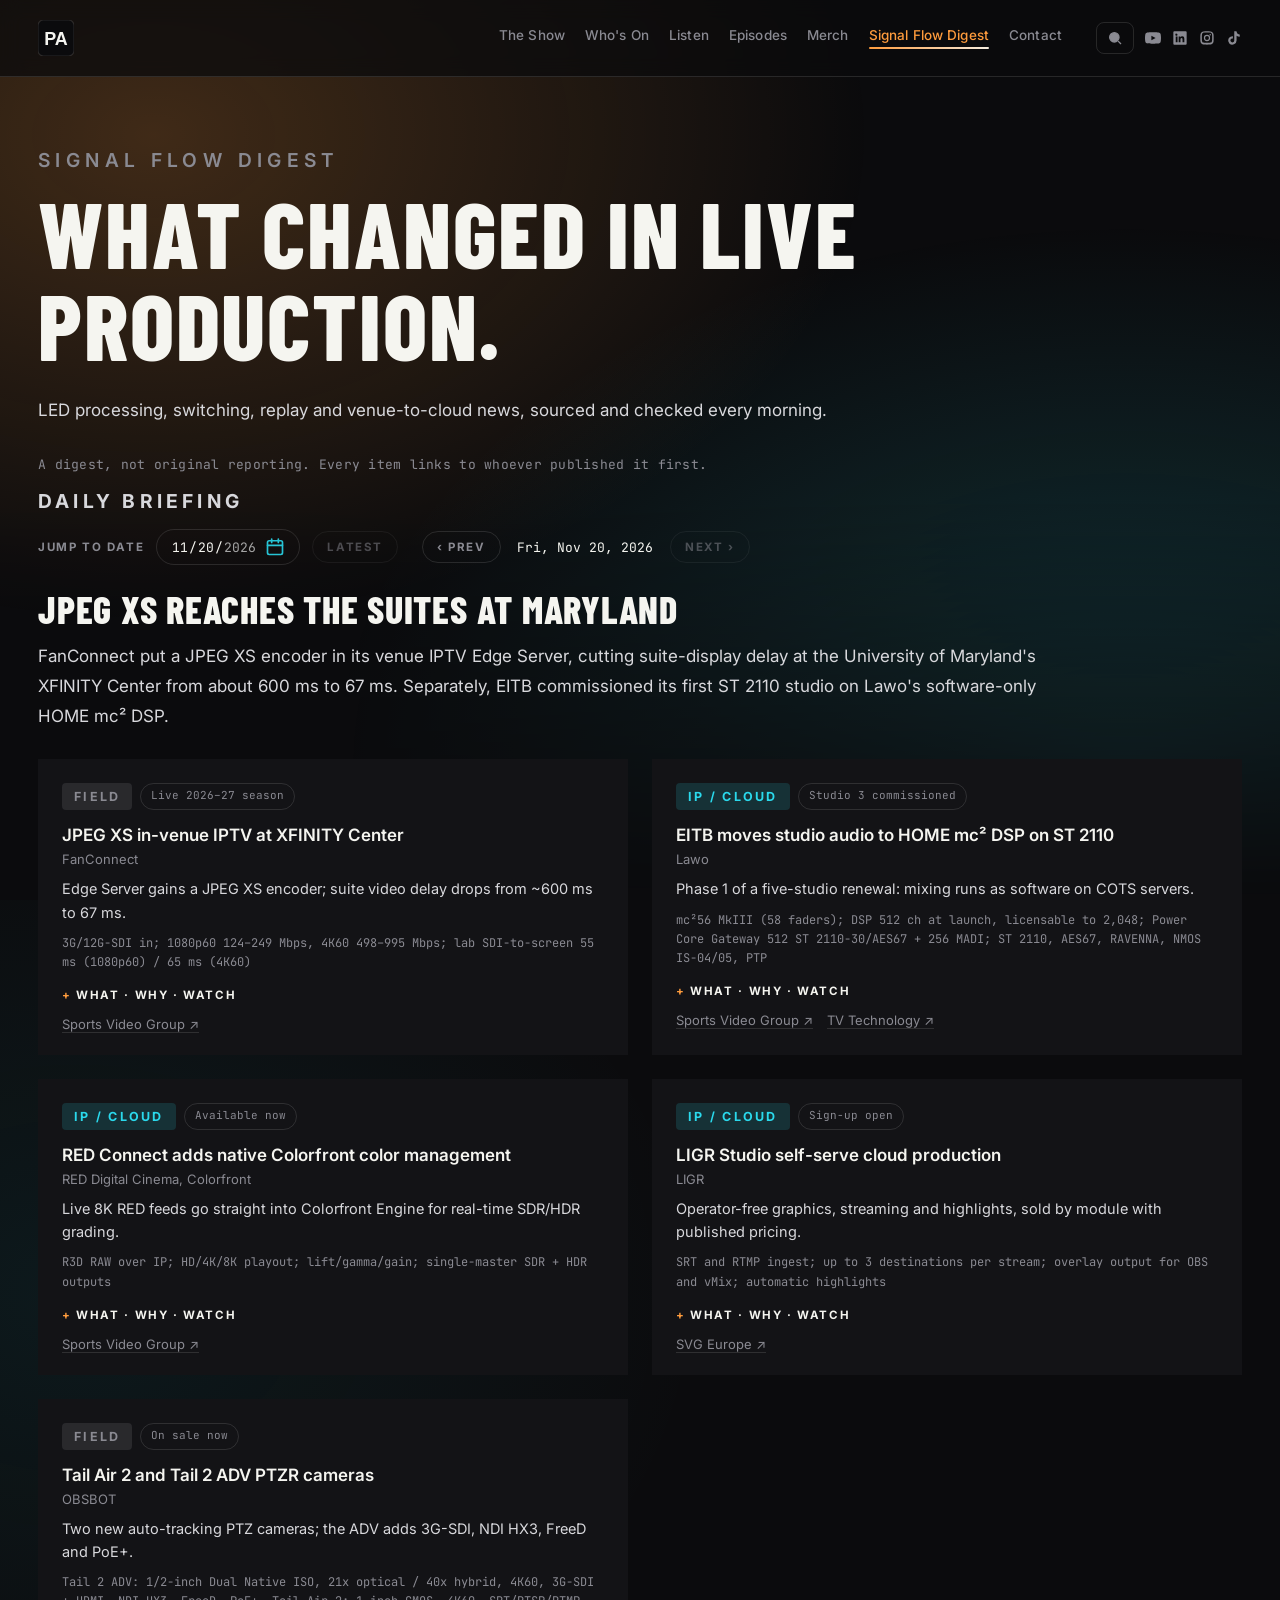
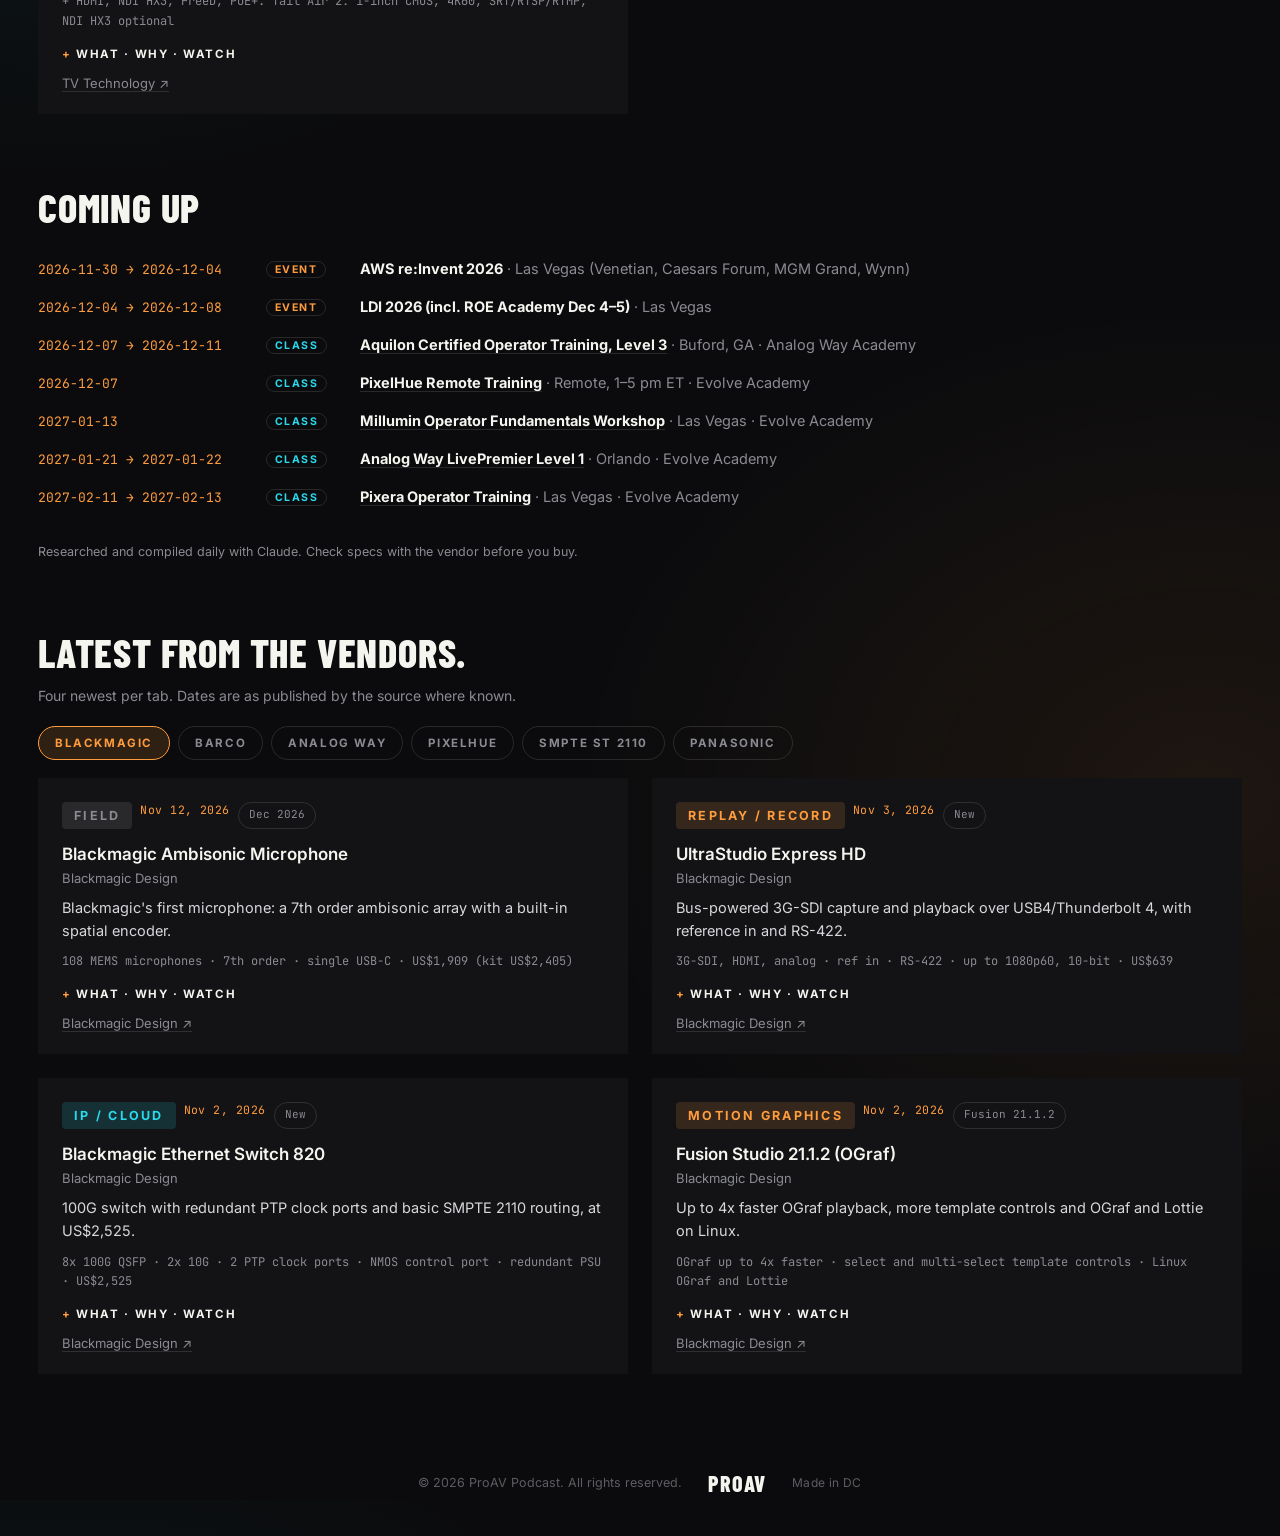
<file: digest.html>
<!DOCTYPE html>
<!-- This page is OFF the playback cue. It used to carry data-cue="cue1", then data-rest, so
     it would open at a dimmed level like the homepage does mid-show. There is no wall here
     and no cue to obey, so it carries no cue attribute at all and renders at full. -->
<html lang="en">
<head>
<meta charset="UTF-8">
<meta name="viewport" content="width=device-width, initial-scale=1.0">
<meta name="referrer" content="strict-origin-when-cross-origin">
<meta name="theme-color" content="#0B0B0D">
<meta name="robots" content="index, follow">
<title>Signal Flow Digest — ProAV Podcast</title>
<meta name="description" content="What changed in live production — LED processing, switching, replay and venue-to-cloud news, sourced and checked every morning.">
<meta property="og:type" content="website">
<meta property="og:site_name" content="ProAV Podcast">
<meta property="og:title" content="Signal Flow Digest — ProAV Podcast">
<meta property="og:description" content="What changed in live production — LED processing, switching, replay and venue-to-cloud news, sourced and checked every morning.">
<meta property="og:image" content="/og-image.png">
<meta property="og:image:width" content="1200">
<meta property="og:image:height" content="630">
<meta property="og:url" content="https://proavpodcast.fm/digest.html">
<link rel="canonical" href="https://proavpodcast.fm/digest.html">
<meta name="twitter:card" content="summary_large_image">
<meta name="twitter:title" content="Signal Flow Digest — ProAV Podcast">
<meta name="twitter:description" content="What changed in live production — LED processing, switching, replay and venue-to-cloud news, sourced and checked every morning.">
<meta name="twitter:image" content="/og-image.png">
<link rel="icon" type="image/svg+xml" href="[data-uri]">
<link rel="preconnect" href="https://fonts.googleapis.com">
<link rel="preconnect" href="https://fonts.gstatic.com" crossorigin>
<link href="https://fonts.googleapis.com/css2?family=Barlow+Condensed:wght@600;700;800&family=Inter:wght@400;500;600;700&family=JetBrains+Mono:wght@400;500&display=swap" rel="stylesheet">
<link rel="stylesheet" href="css/tokens.css">
<link rel="stylesheet" href="css/base.css">
<link rel="stylesheet" href="css/layout.css">
<link rel="stylesheet" href="css/components.css">
<link rel="stylesheet" href="css/signal-flow.css">
</head>
<body>

<nav class="nav">
  <a href="/" class="nav-logo" aria-label="Back to home">
    <svg class="nav-bug" viewBox="0 0 64 64" xmlns="http://www.w3.org/2000/svg">
      <rect width="64" height="64" rx="10" fill="var(--stage-black)" stroke="var(--border-quiet)" stroke-width="2"/>
      <text x="32" y="45" text-anchor="middle"
            font-family="'Arial Black', Impact, Haettenschweiler, 'Arial Narrow Bold', sans-serif"
            font-weight="900" font-size="34" textLength="42" lengthAdjust="spacingAndGlyphs"
            fill="var(--signal-white)">PA</text>
    </svg>
  </a>
  <div class="nav-right">
    <div class="nav-links">
      <a href="/#show">The Show</a>
      <a href="/#guests">Who's On</a>
      <a href="/#listen">Listen</a>
      <a href="/#watch">Episodes</a>
      <a href="/#merch">Merch</a>
      <a href="/digest.html" class="active">Signal Flow Digest</a>
      <a href="/contact">Contact</a>
    </div>
    <div class="nav-social">
      <button class="search-btn" id="searchBtn" aria-label="Search site" type="button">
        <svg viewBox="0 0 24 24" fill="none" stroke="currentColor" stroke-width="2"><circle cx="11" cy="11" r="7"/><line x1="21" y1="21" x2="16.65" y2="16.65"/></svg>
        <kbd>&#8984;K</kbd>
      </button>
      <a href="https://www.youtube.com/@theproavpodcast" aria-label="YouTube" target="_blank" rel="noopener">
        <svg viewBox="0 0 24 24"><path d="M23.5 6.2a3 3 0 0 0-2.1-2.1C19.6 3.5 12 3.5 12 3.5s-7.6 0-9.4.6A3 3 0 0 0 .5 6.2 31.6 31.6 0 0 0 0 12a31.6 31.6 0 0 0 .5 5.8 3 3 0 0 0 2.1 2.1c1.8.6 9.4.6 9.4.6s7.6 0 9.4-.6a3 3 0 0 0 2.1-2.1A31.6 31.6 0 0 0 24 12a31.6 31.6 0 0 0-.5-5.8ZM9.6 15.5v-7l6.3 3.5-6.3 3.5Z"/></svg>
      </a>
      <a href="https://www.linkedin.com/company/theproavpodcast/" aria-label="LinkedIn" target="_blank" rel="noopener">
        <svg viewBox="0 0 24 24"><path d="M20.5 2h-17A1.5 1.5 0 0 0 2 3.5v17A1.5 1.5 0 0 0 3.5 22h17a1.5 1.5 0 0 0 1.5-1.5v-17A1.5 1.5 0 0 0 20.5 2ZM8.3 18.5H5.6V9.7h2.7v8.8ZM7 8.6a1.6 1.6 0 1 1 0-3.1 1.6 1.6 0 0 1 0 3.1Zm11.5 9.9h-2.7v-4.3c0-1 0-2.3-1.4-2.3s-1.7 1.1-1.7 2.3v4.3h-2.7V9.7h2.6v1.2h.1a2.9 2.9 0 0 1 2.6-1.4c2.7 0 3.2 1.8 3.2 4.1v4.9Z"/></svg>
      </a>
      <a href="https://www.instagram.com/theproavpodcast/" aria-label="Instagram" target="_blank" rel="noopener">
        <svg viewBox="0 0 24 24"><path d="M12 2c2.7 0 3.1 0 4.1.1 1.1 0 1.8.2 2.5.5.7.2 1.2.6 1.7 1.1.5.5.9 1 1.1 1.7.3.7.4 1.4.5 2.5 0 1 .1 1.4.1 4.1s0 3.1-.1 4.1c0 1.1-.2 1.8-.5 2.5-.2.7-.6 1.2-1.1 1.7-.5.5-1 .9-1.7 1.1-.7.3-1.4.4-2.5.5-1 0-1.4.1-4.1.1s-3.1 0-4.1-.1c-1.1 0-1.8-.2-2.5-.5a4.6 4.6 0 0 1-1.7-1.1 4.6 4.6 0 0 1-1.1-1.7c-.3-.7-.4-1.4-.5-2.5C2 15.1 2 14.7 2 12s0-3.1.1-4.1c0-1.1.2-1.8.5-2.5.2-.7.6-1.2 1.1-1.7.5-.5 1-.9 1.7-1.1.7-.3 1.4-.4 2.5-.5C8.9 2 9.3 2 12 2Zm0 1.8c-2.7 0-3 0-4 .1-.9 0-1.4.2-1.7.3-.4.2-.7.3-1 .6-.3.3-.5.6-.6 1-.1.3-.3.8-.3 1.7-.1 1-.1 1.3-.1 4s0 3 .1 4c0 .9.2 1.4.3 1.7.2.4.3.7.6 1 .3.3.6.5 1 .6.3.1.8.3 1.7.3 1 .1 1.3.1 4 .1s3 0 4-.1c.9 0 1.4-.2 1.7-.3.4-.2.7-.3 1-.6.3-.3.5-.6.6-1 .1-.3.3-.8.3-1.7.1-1 .1-1.3.1-4s0-3-.1-4c0-.9-.2-1.4-.3-1.7-.2-.4-.3-.7-.6-1a2.7 2.7 0 0 0-1-.6c-.3-.1-.8-.3-1.7-.3-1-.1-1.3-.1-4-.1Zm0 3.5a4.7 4.7 0 1 1 0 9.4 4.7 4.7 0 0 1 0-9.4Zm0 1.8a2.9 2.9 0 1 0 0 5.8 2.9 2.9 0 0 0 0-5.8Zm5.9-2a1.1 1.1 0 1 1-2.2 0 1.1 1.1 0 0 1 2.2 0Z"/></svg>
      </a>
      <a href="https://www.tiktok.com/@the.proav.podcast" aria-label="TikTok" target="_blank" rel="noopener">
        <svg viewBox="0 0 24 24"><path d="M19.59 6.69a4.83 4.83 0 0 1-3.77-4.25V2h-3.45v13.67a2.89 2.89 0 0 1-5.2 1.74 2.89 2.89 0 0 1 2.31-4.64c.3 0 .6.05.88.13V9.4a6.84 6.84 0 0 0-1-.05A6.33 6.33 0 0 0 5 20.1a6.34 6.34 0 0 0 10.86-4.43v-7a8.16 8.16 0 0 0 4.77 1.52v-3.4a4.85 4.85 0 0 1-1-.1Z"/></svg>
      </a>
    </div>
  </div>
  <button class="hamburger" id="hamburgerBtn" aria-label="Open menu" aria-expanded="false">
    <span></span><span></span><span></span>
  </button>
</nav>

<div class="mobile-menu" id="mobileMenu">
  <button class="mobile-search-btn" id="mobileSearchBtn" type="button">
    <svg viewBox="0 0 24 24" fill="none" stroke="currentColor" stroke-width="2"><circle cx="11" cy="11" r="7"/><line x1="21" y1="21" x2="16.65" y2="16.65"/></svg>
    Search
  </button>
  <a href="/#show">The Show</a>
  <a href="/#guests">Who's On</a>
  <a href="/#listen">Listen</a>
  <a href="/#watch">Episodes</a>
  <a href="/#merch">Merch</a>
  <a href="/digest.html" class="active">Signal Flow Digest</a>
  <a href="/contact">Contact</a>
  <div class="footer-social" style="margin-top: 32px;">
    <a href="https://www.youtube.com/@theproavpodcast" aria-label="YouTube" target="_blank" rel="noopener">
      <svg viewBox="0 0 24 24"><path d="M23.5 6.2a3 3 0 0 0-2.1-2.1C19.6 3.5 12 3.5 12 3.5s-7.6 0-9.4.6A3 3 0 0 0 .5 6.2 31.6 31.6 0 0 0 0 12a31.6 31.6 0 0 0 .5 5.8 3 3 0 0 0 2.1 2.1c1.8.6 9.4.6 9.4.6s7.6 0 9.4-.6a3 3 0 0 0 2.1-2.1A31.6 31.6 0 0 0 24 12a31.6 31.6 0 0 0-.5-5.8ZM9.6 15.5v-7l6.3 3.5-6.3 3.5Z"/></svg>
    </a>
    <a href="https://www.linkedin.com/company/theproavpodcast/" aria-label="LinkedIn" target="_blank" rel="noopener">
      <svg viewBox="0 0 24 24"><path d="M20.5 2h-17A1.5 1.5 0 0 0 2 3.5v17A1.5 1.5 0 0 0 3.5 22h17a1.5 1.5 0 0 0 1.5-1.5v-17A1.5 1.5 0 0 0 20.5 2ZM8.3 18.5H5.6V9.7h2.7v8.8ZM7 8.6a1.6 1.6 0 1 1 0-3.1 1.6 1.6 0 0 1 0 3.1Zm11.5 9.9h-2.7v-4.3c0-1 0-2.3-1.4-2.3s-1.7 1.1-1.7 2.3v4.3h-2.7V9.7h2.6v1.2h.1a2.9 2.9 0 0 1 2.6-1.4c2.7 0 3.2 1.8 3.2 4.1v4.9Z"/></svg>
    </a>
    <a href="https://www.instagram.com/theproavpodcast/" aria-label="Instagram" target="_blank" rel="noopener">
      <svg viewBox="0 0 24 24"><path d="M12 2c2.7 0 3.1 0 4.1.1 1.1 0 1.8.2 2.5.5.7.2 1.2.6 1.7 1.1.5.5.9 1 1.1 1.7.3.7.4 1.4.5 2.5 0 1 .1 1.4.1 4.1s0 3.1-.1 4.1c0 1.1-.2 1.8-.5 2.5-.2.7-.6 1.2-1.1 1.7-.5.5-1 .9-1.7 1.1-.7.3-1.4.4-2.5.5-1 0-1.4.1-4.1.1s-3.1 0-4.1-.1c-1.1 0-1.8-.2-2.5-.5a4.6 4.6 0 0 1-1.7-1.1 4.6 4.6 0 0 1-1.1-1.7c-.3-.7-.4-1.4-.5-2.5C2 15.1 2 14.7 2 12s0-3.1.1-4.1c0-1.1.2-1.8.5-2.5.2-.7.6-1.2 1.1-1.7.5-.5 1-.9 1.7-1.1.7-.3 1.4-.4 2.5-.5C8.9 2 9.3 2 12 2Zm0 1.8c-2.7 0-3 0-4 .1-.9 0-1.4.2-1.7.3-.4.2-.7.3-1 .6-.3.3-.5.6-.6 1-.1.3-.3.8-.3 1.7-.1 1-.1 1.3-.1 4s0 3 .1 4c0 .9.2 1.4.3 1.7.2.4.3.7.6 1 .3.3.6.5 1 .6.3.1.8.3 1.7.3 1 .1 1.3.1 4 .1s3 0 4-.1c.9 0 1.4-.2 1.7-.3.4-.2.7-.3 1-.6.3-.3.5-.6.6-1 .1-.3.3-.8.3-1.7.1-1 .1-1.3.1-4s0-3-.1-4c0-.9-.2-1.4-.3-1.7-.2-.4-.3-.7-.6-1a2.7 2.7 0 0 0-1-.6c-.3-.1-.8-.3-1.7-.3-1-.1-1.3-.1-4-.1Zm0 3.5a4.7 4.7 0 1 1 0 9.4 4.7 4.7 0 0 1 0-9.4Zm0 1.8a2.9 2.9 0 1 0 0 5.8 2.9 2.9 0 0 0 0-5.8Zm5.9-2a1.1 1.1 0 1 1-2.2 0 1.1 1.1 0 0 1 2.2 0Z"/></svg>
    </a>
    <a href="https://www.tiktok.com/@the.proav.podcast" aria-label="TikTok" target="_blank" rel="noopener">
      <svg viewBox="0 0 24 24"><path d="M19.59 6.69a4.83 4.83 0 0 1-3.77-4.25V2h-3.45v13.67a2.89 2.89 0 0 1-5.2 1.74 2.89 2.89 0 0 1 2.31-4.64c.3 0 .6.05.88.13V9.4a6.84 6.84 0 0 0-1-.05A6.33 6.33 0 0 0 5 20.1a6.34 6.34 0 0 0 10.86-4.43v-7a8.16 8.16 0 0 0 4.77 1.52v-3.4a4.85 4.85 0 0 1-1-.1Z"/></svg>
    </a>
  </div>
</div>

<div class="search-overlay" id="searchOverlay" onclick="if(event.target===this) closeSiteSearch()">
  <div class="search-panel">
    <div class="search-input-row">
      <svg viewBox="0 0 24 24" fill="none" stroke="currentColor" stroke-width="2"><circle cx="11" cy="11" r="7"/><line x1="21" y1="21" x2="16.65" y2="16.65"/></svg>
      <input type="text" class="search-input" id="searchInput" placeholder="Search episodes, crew roles, merch…" autocomplete="off" aria-label="Search site">
      <button class="search-esc" onclick="closeSiteSearch()" type="button">esc</button>
    </div>
    <div class="search-results" id="searchResults">
      <div class="search-hint">Start typing to search the site — try "hoodie", "FOH", or "cloud".</div>
    </div>
  </div>
</div>


<div class="page-glow" aria-hidden="true"></div>
<section id="signal-flow" class="band-plain sf-page">
  <div class="section-eyebrow reveal">SIGNAL FLOW DIGEST</div>
  <h2 class="section-title display reveal">What changed in live production.</h2>
  <p class="sf-lede reveal">LED processing, switching, replay and venue-to-cloud news, sourced and checked every morning.</p>
  <!-- SAYS WHAT IT IS. George, 28 Nov: "It's not original news." The page reads like a news
       page, so without this line a reader can take the items for our own reporting. CLAUDE'S
       WORDING, not George's — replace it with his when he has one. -->
  <p class="sf-disclosure reveal">A digest, not original reporting. Every item links to whoever published it first.</p>
  <!-- Filled from the Signal Flow feed (falls back to /signal-flow/issues.json) by the Signal Flow script at the bottom of this page. -->
  <div class="sf-issue" id="sfIssue" aria-live="polite">
    <p class="sf-empty">Loading today's briefing…</p>
  </div>
  <div class="sf-bm" id="sfVendors" hidden>
    <div class="sf-bm-head">
      <h3 class="sf-bm-title display">Latest from the vendors.</h3>
      <div class="sf-bm-note">Four newest per tab. Dates are as published by the source where known.</div>
    </div>
    <div class="sf-tabs" id="sfTabs" role="tablist" aria-label="Choose a vendor"></div>
    <div class="sf-items" id="sfBmItems"></div>
  </div>
  <noscript><p class="sf-empty">Turn on JavaScript to read Signal Flow Digest.</p></noscript>
</section>

<footer>
  <div class="footer-meta">&copy; 2026 ProAV Podcast. All rights reserved.</div>
  <a href="/" class="footer-word display" aria-label="Back to home">PROAV</a>
  <div class="footer-madein">Made in DC</div>
</footer>

<script>
  const revealEls = document.querySelectorAll('.reveal');
  const io = new IntersectionObserver((entries) => {
    entries.forEach(e => { if (e.isIntersecting) { e.target.classList.add('visible'); io.unobserve(e.target); } });
  }, { threshold: 0.15 });
  revealEls.forEach(el => io.observe(el));

  // SMIL (SVG) animations don't respond to the CSS prefers-reduced-motion
  // media query on their own, so pause them here if the user has that set.
  if (window.matchMedia('(prefers-reduced-motion: reduce)').matches) {
    document.querySelectorAll('svg').forEach(svg => {
      if (svg.pauseAnimations) svg.pauseAnimations();
    });
  }

  // video modal: click a thumbnail to play, close via button, backdrop click, or Escape
  function openVideoModal(el) {
    const videoId = el.getAttribute('data-video-id');
    const start = el.getAttribute('data-start');
    const startParam = start ? `&start=${start}` : '';
    document.getElementById('videoModalIframe').src =
      `https://www.youtube.com/embed/${videoId}?autoplay=1&rel=0${startParam}`;
    document.getElementById('videoModal').classList.add('open');
    document.body.style.overflow = 'hidden';
  }
  function setWatchSegment(btn) {
    document.querySelectorAll('.watch-seg-btn').forEach(b => b.classList.remove('active'));
    btn.classList.add('active');
    const seg = btn.getAttribute('data-seg');
    const start = btn.getAttribute('data-start');
    const embed = document.querySelector('.watch-hero .video-embed');
    if (embed) embed.setAttribute('data-start', start);
    const label = document.getElementById('watchActiveLabel');
    if (label) {
      label.textContent = seg.toUpperCase();
      label.className = 'video-eyebrow ' + seg;
    }
  }
  function closeVideoModal() {
    document.getElementById('videoModal').classList.remove('open');
    document.getElementById('videoModalIframe').src = ''; // stop playback
    document.body.style.overflow = '';
  }
  document.addEventListener('keydown', (e) => {
    if (e.key === 'Escape') { closeVideoModal(); closeImageModal(); }
  });

  // image lightbox: click a merch swatch to enlarge, close via button, backdrop click, or Escape
  function openImageModal(el) {
    document.getElementById('imageModalImg').src = el.src;
    document.getElementById('imageModalImg').alt = el.alt;
    document.getElementById('imageModal').classList.add('open');
    document.body.style.overflow = 'hidden';
  }
  function closeImageModal() {
    document.getElementById('imageModal').classList.remove('open');
    document.body.style.overflow = '';
  }
  // mobile hamburger menu
  const hamburgerBtn = document.getElementById('hamburgerBtn');
  const mobileMenu = document.getElementById('mobileMenu');
  function closeMenu() {
    hamburgerBtn.classList.remove('open');
    mobileMenu.classList.remove('open');
    hamburgerBtn.setAttribute('aria-expanded', 'false');
  }
  hamburgerBtn.addEventListener('click', () => {
    const isOpen = mobileMenu.classList.toggle('open');
    hamburgerBtn.classList.toggle('open', isOpen);
    hamburgerBtn.setAttribute('aria-expanded', String(isOpen));
  });
  mobileMenu.querySelectorAll('a').forEach(a => a.addEventListener('click', closeMenu));

  // ---------- site search ----------
  // This page's search index links back to the homepage's sections and to
  // the Contact page. The homepage builds its own richer, DOM-derived index.
  (function initSiteSearch() {
    const overlay = document.getElementById('searchOverlay');
    const input = document.getElementById('searchInput');
    const resultsEl = document.getElementById('searchResults');
    const openBtns = [document.getElementById('searchBtn'), document.getElementById('mobileSearchBtn')].filter(Boolean);
    if (!overlay || !input || !resultsEl) return;

    const searchIndex = [
      { cat: 'Section', title: 'The Show', snippet: 'What ProAV covers, episode to episode.', href: '/#show' },
      { cat: 'Section', title: "Who's On the Show", snippet: 'The roles behind every production.', href: '/#guests' },
      { cat: 'Section', title: 'Episodes', snippet: 'Episodes and video segments.', href: '/#watch' },
      { cat: 'Section', title: 'Signal Flow Digest', snippet: 'A digest of live production and ProAV news.', el: document.getElementById('signal-flow') },
      { cat: 'Section', title: 'Listen', snippet: 'Platforms carrying the show.', href: '/#listen' },
      { cat: 'Section', title: 'Merch', snippet: 'Tee, hoodie, cap, and sticker — wear the signal.', href: '/#merch' },
      { cat: 'Page', title: 'Contact', snippet: 'Guest pitches, sponsor inquiries, and general contact.', href: '/contact' },
    ];

    let activeIndex = -1;
    let currentResults = [];

    function openSiteSearch() {
      overlay.classList.add('open');
      document.body.style.overflow = 'hidden';
      input.value = '';
      renderResults([]);
      setTimeout(() => input.focus(), 50);
    }

    function closeSiteSearchImpl() {
      overlay.classList.remove('open');
      document.body.style.overflow = '';
    }
    window.closeSiteSearch = closeSiteSearchImpl;

    function scoreMatch(entry, terms) {
      const hay = (entry.title + ' ' + entry.cat + ' ' + entry.snippet).toLowerCase();
      let score = 0;
      for (const term of terms) {
        if (!hay.includes(term)) return -1;
        if (entry.title.toLowerCase().startsWith(term)) score += 3;
        else if (entry.title.toLowerCase().includes(term)) score += 2;
        else score += 1;
      }
      return score;
    }

    function escapeHtml(s) {
      const d = document.createElement('div');
      d.textContent = s;
      return d.innerHTML;
    }

    function renderResults(results) {
      currentResults = results;
      activeIndex = -1;
      if (!input.value.trim()) {
        resultsEl.innerHTML = '<div class="search-hint">Start typing to search the site — try "hoodie", "FOH", or "cloud".</div>';
        return;
      }
      if (results.length === 0) {
        resultsEl.innerHTML = '<div class="search-empty">No matches. Try a different term.</div>';
        return;
      }
      resultsEl.innerHTML = '';
      results.forEach((r, i) => {
        const btn = document.createElement('button');
        btn.className = 'search-result';
        btn.type = 'button';
        btn.dataset.index = i;
        btn.innerHTML =
          '<div class="search-result-cat">' + escapeHtml(r.cat) + '</div>' +
          '<div class="search-result-title">' + escapeHtml(r.title) + '</div>' +
          (r.snippet ? '<div class="search-result-snippet">' + escapeHtml(r.snippet) + '</div>' : '');
        btn.addEventListener('click', () => goToResult(r));
        resultsEl.appendChild(btn);
      });
    }

    function goToResult(r) {
      closeSiteSearchImpl();
      if (r.href) {
        window.location.href = r.href;
        return;
      }
      if (!r.el) return;
      setTimeout(() => { r.el.scrollIntoView({ behavior: 'smooth', block: 'center' }); }, 100);
    }

    input.addEventListener('input', () => {
      const q = input.value.trim().toLowerCase();
      if (!q) { renderResults([]); return; }
      const terms = q.split(/\s+/).filter(Boolean);
      const scored = searchIndex
        .map(entry => ({ entry, score: scoreMatch(entry, terms) }))
        .filter(x => x.score >= 0)
        .sort((a, b) => b.score - a.score)
        .map(x => x.entry);
      renderResults(scored);
    });

    input.addEventListener('keydown', (e) => {
      const items = resultsEl.querySelectorAll('.search-result');
      if (e.key === 'ArrowDown') {
        e.preventDefault();
        activeIndex = Math.min(activeIndex + 1, items.length - 1);
        items.forEach((el, i) => el.classList.toggle('active', i === activeIndex));
        if (items[activeIndex]) items[activeIndex].scrollIntoView({ block: 'nearest' });
      } else if (e.key === 'ArrowUp') {
        e.preventDefault();
        activeIndex = Math.max(activeIndex - 1, 0);
        items.forEach((el, i) => el.classList.toggle('active', i === activeIndex));
        if (items[activeIndex]) items[activeIndex].scrollIntoView({ block: 'nearest' });
      } else if (e.key === 'Enter') {
        if (activeIndex >= 0 && currentResults[activeIndex]) {
          goToResult(currentResults[activeIndex]);
        } else if (currentResults[0]) {
          goToResult(currentResults[0]);
        }
      }
    });

    openBtns.forEach(btn => btn.addEventListener('click', () => {
      if (typeof closeMenu === 'function') closeMenu();
      openSiteSearch();
    }));

    document.addEventListener('keydown', (e) => {
      const tag = (e.target.tagName || '').toLowerCase();
      const typing = tag === 'input' || tag === 'textarea' || e.target.isContentEditable;
      if ((e.metaKey || e.ctrlKey) && e.key.toLowerCase() === 'k') {
        e.preventDefault();
        overlay.classList.contains('open') ? closeSiteSearchImpl() : openSiteSearch();
      } else if (e.key === '/' && !typing && !overlay.classList.contains('open')) {
        e.preventDefault();
        openSiteSearch();
      } else if (e.key === 'Escape' && overlay.classList.contains('open')) {
        closeSiteSearchImpl();
      }
    });
  })();
</script>
<script>
  /* ---------- Signal Flow Digest ----------
     Reads the live feed (see FEED_URL below), falling back to /signal-flow/issues.json
     ({ updated, issues: [...] }, newest first). */
  (function () {
    const box = document.getElementById('sfIssue');
    if (!box) return;
    const BEATS = {
      led:       { label: 'LED / PROCESSING', seg: 'mainstage' },
      switching: { label: 'SWITCHING',        seg: 'mainstage' },
      replay:    { label: 'REPLAY / RECORD',  seg: 'mainstage' },
      cloud:     { label: 'IP / CLOUD',       seg: 'cloud' },
      field:     { label: 'FIELD',            seg: 'backstage' },
      graphics:  { label: 'MOTION GRAPHICS',  seg: 'mainstage' }
    };
    // Blackmagic Fusion (and Fusion Studio) items are always tagged MOTION GRAPHICS
    const beatOf = it => (/\bfusion\b/i.test(it.title || '') && /blackmagic/i.test((it.vendor || '') + ' ' + (it.title || ''))) ? 'graphics' : it.beat;
    const esc = v => String(v == null ? '' : v).replace(/[&<>"']/g, c => ({ '&': '&amp;', '<': '&lt;', '>': '&gt;', '"': '&quot;', "'": '&#39;' }[c]));
    const safeUrl = u => /^https?:\/\//i.test(u || '') ? u : '#';
    const fmt = d => { try { return new Date(d + 'T12:00:00').toLocaleDateString('en-US', { weekday: 'short', month: 'short', day: 'numeric', year: 'numeric' }); } catch (e) { return d; } };
    let issues = [], idx = 0, jumpNote = '';
    const fmtShort = d => { try { return new Date(d + 'T12:00:00').toLocaleDateString('en-US', { month: 'short', day: 'numeric', year: 'numeric' }); } catch (e) { return d; } };
    // jump to a specific date; if there is no issue that day, show the newest one before it
    function jumpTo(v) {
      if (!v) return;
      let i = issues.findIndex(it => it.date === v);
      jumpNote = '';
      if (i < 0) {
        i = issues.findIndex(it => it.date < v);
        if (i < 0) i = issues.length - 1;
        jumpNote = 'No issue on ' + fmtShort(v) + ' — showing ' + fmtShort(issues[i].date);
      }
      idx = i; render();
    }

    function itemHtml(it, when) {
      const b = BEATS[beatOf(it)] || BEATS.field;
      let h = '<article class="sf-item tile"><div class="sf-chips"><span class="segment-chip ' + b.seg + '">' + b.label + '</span>' +
        (when ? '<span class="sf-when">' + esc(when) + '</span>' : '') +
        (it.status_label ? '<span class="sf-status">' + esc(it.status_label) + '</span>' : '') +
        (it.price ? '<span class="sf-status">' + esc(it.price) + '</span>' : '') + '</div>' +
        '<h3>' + esc(it.title) + '</h3><div class="sf-vendor">' + esc(it.vendor) + '</div>' +
        '<p class="sf-brief">' + esc(it.brief) + '</p>' +
        (it.spec ? '<p class="sf-spec">' + esc(it.spec) + '</p>' : '');
      if (it.what || it.why || it.watch) {
        h += '<details><summary>WHAT \u00b7 WHY \u00b7 WATCH</summary><dl class="sf-detail">' +
          (it.what ? '<dt>WHAT</dt><dd>' + esc(it.what) + '</dd>' : '') +
          (it.why ? '<dt>WHY</dt><dd>' + esc(it.why) + '</dd>' : '') +
          (it.watch ? '<dt>WATCH</dt><dd>' + esc(it.watch) + '</dd>' : '') + '</dl></details>';
      }
      if (it.sources && it.sources.length) {
        h += '<div class="sf-sources">' + it.sources.map(s => '<a href="' + esc(safeUrl(s.url)) + '" target="_blank" rel="noopener">' + esc(s.label || 'Source') + ' \u2197</a>').join('') + '</div>';
      }
      return h + '</article>';
    }

    /* Latest by vendor: tabs for Blackmagic, Barco, Analog Way, PixelHue (four cards each).
       Items come from /signal-flow/vendors.json (curated, dated by the source) merged with any briefing item
       whose lead vendor matches. Duplicates by title are dropped, curated items win. */
    const VENDORS = [
      { key: 'blackmagic', label: 'BLACKMAGIC', test: it => /^\s*blackmagic/i.test(it.vendor || '') || /blackmagic/i.test(it.title || '') },
      { key: 'barco',      label: 'BARCO',      test: it => /^\s*barco/i.test(it.vendor || '') || /\bbarco\b/i.test(it.title || '') },
      { key: 'analogway',  label: 'ANALOG WAY', test: it => /^\s*analog ?way/i.test(it.vendor || '') || /aquilon|analog ?way/i.test(it.title || '') },
      { key: 'pixelhue',   label: 'PIXELHUE',   test: it => /^\s*pixel ?hue/i.test(it.vendor || '') || /pixelhue|\b(q8|p80|p20)\b/i.test(it.title || '') }
    ];
    const LIMIT = 4;
    let vendorData = {}, activeVendor = null;
    const keyOf = t => String(t || '').toLowerCase().replace(/[^a-z0-9]+/g, ' ').trim();

    function vendorItems(v) {
      // order: pinned (owner-curated, always first) > dated items newest first > curated fillers (only until the tab holds LIMIT cards)
      const seen = new Set(), pin = [], out = [], fill = [];
      const add = (arr, it, date, when) => {
        const k = keyOf(it.title); if (seen.has(k)) return;
        seen.add(k); arr.push({ it: it, date: date || '', when: when || (date ? fmt(date) : '') });
      };
      const vd = vendorData[v.key] || {}, cur = vd.curated || [];
      cur.filter(c => c.pinned).forEach(c => add(pin, c, c.date, c.when));
      (vd.items || []).forEach(it => add(out, it, it.date, it.when));
      // a vendor flagged "direct" in vendors.json shows only its own curated list, never briefing items from trade coverage
      if (!vd.direct) issues.forEach(iss => (iss.items || []).forEach(it => { if (v.test(it)) add(out, it, iss.date); }));
      out.sort((a, b) => a.date < b.date ? 1 : -1);
      cur.filter(c => !c.pinned).forEach(c => add(fill, c, c.date, c.when));
      return pin.concat(out, fill).slice(0, LIMIT);
    }

    function renderVendors() {
      const wrap = document.getElementById('sfVendors'), grid = document.getElementById('sfBmItems'), tabs = document.getElementById('sfTabs');
      if (!wrap || !grid || !tabs) return;
      const have = VENDORS.map(v => ({ v: v, items: vendorItems(v) })).filter(x => x.items.length);
      if (!have.length) { wrap.hidden = true; return; }
      if (!activeVendor || !have.some(x => x.v.key === activeVendor)) activeVendor = have[0].v.key;
      tabs.innerHTML = have.map(x => '<button type="button" role="tab" class="sf-tab' + (x.v.key === activeVendor ? ' active' : '') +
        '" data-v="' + x.v.key + '" aria-selected="' + (x.v.key === activeVendor) + '">' + esc(x.v.label) + '</button>').join('');
      const cur = have.find(x => x.v.key === activeVendor);
      grid.innerHTML = cur.items.map(o => itemHtml(o.it, o.when)).join('');
      tabs.querySelectorAll('.sf-tab').forEach(btn => btn.onclick = () => { activeVendor = btn.dataset.v; renderVendors(); });
      wrap.hidden = false;
    }

    function render() {
      const x = issues[idx];
      if (!x) { box.innerHTML = '<p class="sf-empty">No briefing yet.</p>'; return; }
      const when = x.kind === 'weekly' && x.week_start ? fmt(x.week_start) + ' – ' + fmt(x.week_end) : fmt(x.date);
      let h = '<div class="sf-bar"><span class="sf-kind">' + (x.kind === 'weekly' ? 'WEEKLY ROUNDUP' : 'DAILY BRIEFING') + '</span>' +
        '</div>' +
        '<div class="sf-jump"><label class="sf-jump-label" for="sfDate">JUMP TO DATE</label>' +
          '<input type="date" id="sfDate" class="sf-date-input" min="' + esc(issues[issues.length - 1].date) + '" max="' + esc(issues[0].date) + '" value="' + esc(x.date) + '">' +
          '<button type="button" class="sf-step" id="sfLatest" ' + (idx === 0 ? 'disabled' : '') + ' aria-label="Jump to the latest issue">LATEST</button>' +
        '<div class="sf-nav">' +
          '<button type="button" class="sf-step" id="sfOlder" ' + (idx >= issues.length - 1 ? 'disabled' : '') + ' aria-label="Previous issue">‹ PREV</button>' +
          '<span class="sf-date">' + esc(when) + '</span>' +
          '<button type="button" class="sf-step" id="sfNewer" ' + (idx === 0 ? 'disabled' : '') + ' aria-label="Next issue">NEXT ›</button>' +
        '</div>' +
          (jumpNote ? '<span class="sf-note" role="status">' + esc(jumpNote) + '</span>' : '') + '</div>' +
        '<h3 class="sf-headline display">' + esc(x.headline) + '</h3>' +
        '<p class="sf-topline">' + esc(x.topline) + '</p><div class="sf-items">';
      (x.items || []).forEach(it => { h += itemHtml(it); });
      h += '</div>';
      if (x.watch && x.watch.length) {
        h += '<div class="sf-coming"><div class="sf-coming-label">COMING UP</div><ul>' + x.watch.map(w =>
          '<li><time>' + esc(w.date) + (w.end && w.end !== w.date ? ' → ' + esc(w.end) : '') + '</time>' +
          '<span class="sf-tag-slot">' + '<span class="sf-tag' + (w.kind === 'class' ? '' : ' event') + '">' + (w.kind === 'class' ? 'CLASS' : 'EVENT') + '</span>' + '</span><div><strong>' + (w.kind === 'class' && safeUrl(w.url) !== '#' ? '<a class="sf-link" href="' + esc(safeUrl(w.url)) + '" target="_blank" rel="noopener">' + esc(String(w.name || '').replace(/^Class:\s*/, '')) + '</a>' : esc(w.name)) + '</strong>' + (w.place ? ' <span class="place">· ' + esc(w.place) + '</span>' : '') + '</div></li>').join('') + '</ul></div>';
      }
      h += '<div class="sf-foot">Researched and compiled daily with Claude. Check specs with the vendor before you buy.</div>';
      box.innerHTML = h;
      const o = document.getElementById('sfOlder'), n = document.getElementById('sfNewer');
      if (o) o.onclick = () => { if (idx < issues.length - 1) { idx++; jumpNote = ''; render(); } };
      if (n) n.onclick = () => { if (idx > 0) { idx--; jumpNote = ''; render(); } };
      const l = document.getElementById('sfLatest'), dt = document.getElementById('sfDate');
      if (l) l.onclick = () => { idx = 0; jumpNote = ''; render(); };
      if (dt) dt.onchange = () => jumpTo(dt.value);
    }

    // Live feed (updated daily by the Signal Flow task); falls back to the
    // copy bundled with the site if the feed can't be reached.
    const FEED_URL = 'https://magekfilmworks.github.io/proav-signal-flow-feed/issues.json';
    const loadJson = u => fetch(u, { cache: 'no-cache' }).then(r => { if (!r.ok) throw new Error(r.status); return r.json(); });
    // Curated vendor items (Barco, Analog Way, PixelHue): live copy from the feed, bundled copy as backup.
    const VENDORS_URL = 'https://magekfilmworks.github.io/proav-signal-flow-feed/vendors.json';
    const loadVendors = loadJson(VENDORS_URL)
      .catch(() => loadJson('/signal-flow/vendors.json'))
      .then(d => {
        (d.vendors || []).forEach(v => {
          vendorData[v.key] = v;
          // A vendor that isn't built in gets its own tab: give it "label" (and optionally "match", a regex tested against item vendor/title) in vendors.json.
          if (!VENDORS.some(x => x.key === v.key) && (v.items || []).length) {
            let re = null; try { re = v.match ? new RegExp(v.match, 'i') : null; } catch (e) {}
            VENDORS.push({ key: v.key, label: String(v.label || v.key).toUpperCase(), test: it => !!re && (re.test(it.vendor || '') || re.test(it.title || '')) });
          }
        });
      })
      .catch(() => {});
    loadJson(FEED_URL)
      .catch(() => loadJson('/signal-flow/issues.json'))
      .then(d => { issues = (d.issues || []).slice().sort((a, b) => a.date < b.date ? 1 : -1); render(); return loadVendors; })
      .then(() => renderVendors())
      .catch(() => { box.innerHTML = '<p class="sf-empty">Signal Flow Digest is unavailable right now.</p>'; });
  })();
</script>
<script>
  // dim section headers as they scroll up toward the top of the screen
  (function () {
    if (window.matchMedia('(prefers-reduced-motion: reduce)').matches) return;
    const titles = Array.from(document.querySelectorAll('.section-title.display'));
    if (!titles.length) return;
    let ticking = false;
    function update() {
      ticking = false;
      const vh = window.innerHeight;
      titles.forEach(t => {
        const r = t.getBoundingClientRect();
        // full brightness only while the title's bottom is in the lower quarter of the screen;
        // fades to 15% as its bottom reaches the top edge. This title sits at the very top of the
        // page, so it starts white and bright exactly where it rests at scroll 0.
        const start = Math.min(vh * 0.75, r.bottom + window.scrollY);
        const p = Math.min(1, Math.max(0, r.bottom / start));
        const v = (Math.round((0.15 + 0.85 * p) * 40) / 40).toFixed(3);
        if (t._dim !== v) { t._dim = v; t.style.setProperty('--dim', v); }
        // starts at the softened heading white, then shifts through amber to cyan as it rises
        const h = Math.round((1 - p) * 40) / 40;
        if (t._h !== h) {
          t._h = h;
          const W = [245, 245, 240], A = [255, 156, 61], C = [42, 217, 236];   // --signal-white; must match the --tc fallback in base.css
          const f = h < 0.5 ? h * 2 : (h - 0.5) * 2, a = h < 0.5 ? W : A, b = h < 0.5 ? A : C;
          t.style.setProperty('--tc', a.map((x, i) => Math.round(x + (b[i] - x) * f)).join(','));
        }
      });
    }
    window.addEventListener('scroll', () => { if (!ticking) { ticking = true; requestAnimationFrame(update); } }, { passive: true });
    window.addEventListener('resize', update);
    update();
  })();

  // mark the page as scrolling so hover effects don't fire under a stationary cursor
  (function () {
    let t;
    const root = document.documentElement;
    window.addEventListener('scroll', () => {
      root.classList.add('is-scrolling');
      clearTimeout(t);
      t = setTimeout(() => root.classList.remove('is-scrolling'), 200);
    }, { passive: true });
  })();
</script>
</body>
</html>
</file>
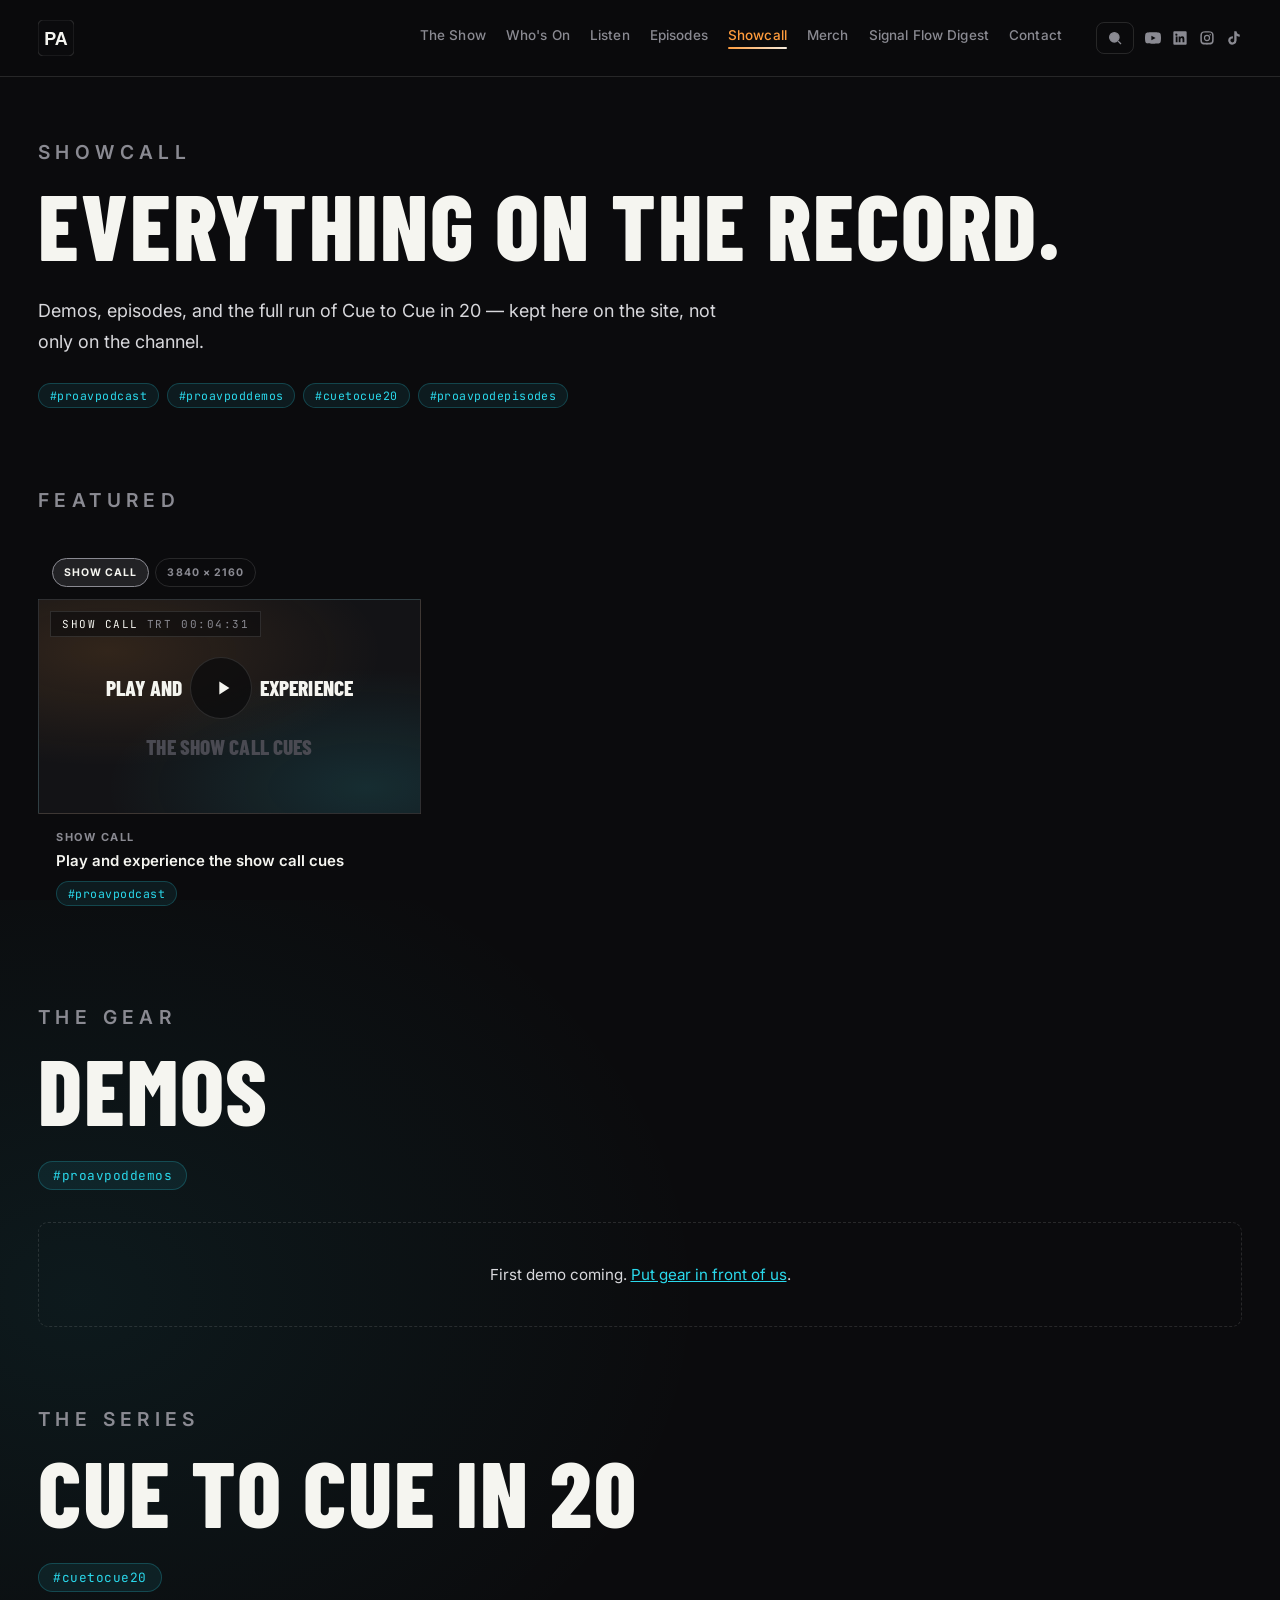
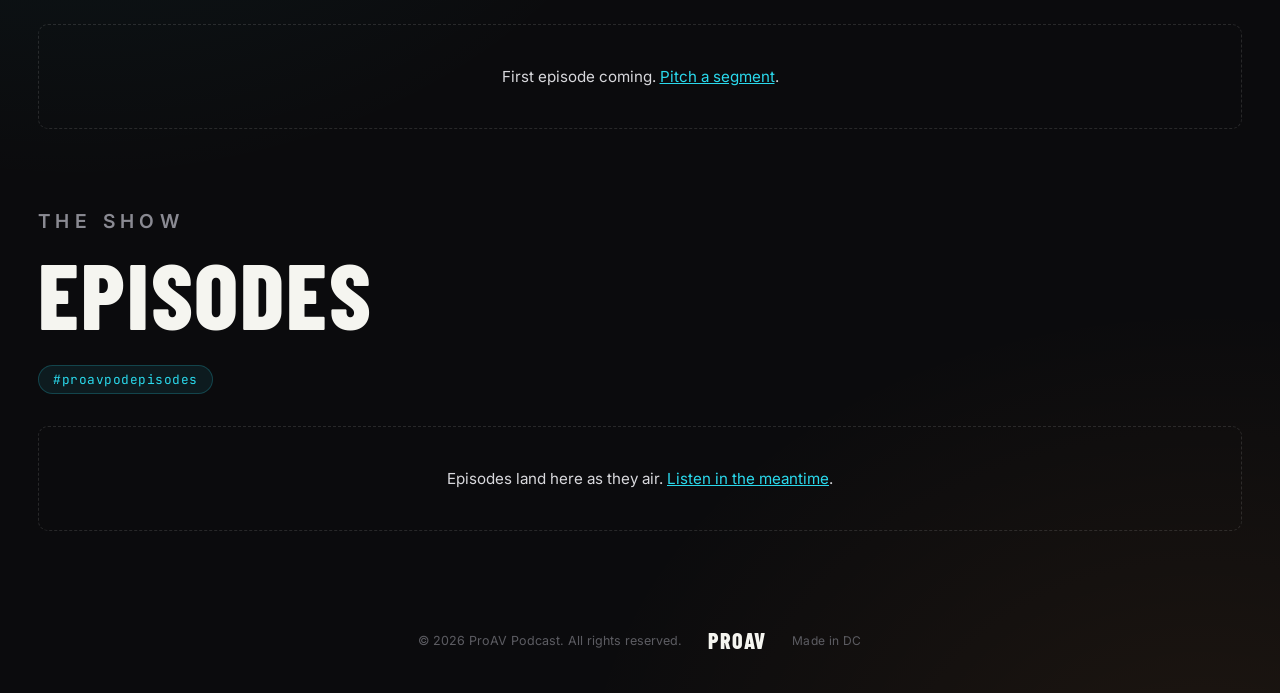
<file: showcall.html>
<!DOCTYPE html>
<!-- This page is OFF the playback cue. It used to carry data-cue="cue1", then data-rest, so
     it would open at a dimmed level like the homepage does mid-show. There is no wall here
     and no cue to obey, so it carries no cue attribute at all and renders at full. -->
<html lang="en">
<head>
<meta charset="UTF-8">
<meta name="viewport" content="width=device-width, initial-scale=1.0">
<meta name="referrer" content="strict-origin-when-cross-origin">
<meta name="theme-color" content="#0B0B0D">
<meta name="robots" content="index, follow">
<title>Showcall — ProAV Podcast</title>
<meta name="description" content="Demos, show calls and Cue to Cue in 20 — the ProAV Podcast video library, filtered by tag.">
<meta property="og:type" content="website">
<meta property="og:site_name" content="ProAV Podcast">
<meta property="og:title" content="Showcall — ProAV Podcast">
<meta property="og:description" content="Real Conversations, real crews, real gear — from the rig on stage to the cloud infrastructure taking live production remote.">
<meta property="og:image" content="/og-image.png">
<meta property="og:image:width" content="1200">
<meta property="og:image:height" content="630">
<meta property="og:url" content="https://proavpodcast.fm/showcall">
<link rel="canonical" href="https://proavpodcast.fm/showcall">
<meta name="twitter:card" content="summary_large_image">
<meta name="twitter:title" content="Showcall — ProAV Podcast">
<meta name="twitter:description" content="Real Conversations, real crews, real gear — from the rig on stage to the cloud infrastructure taking live production remote.">
<meta name="twitter:image" content="/og-image.png">
<link rel="icon" type="image/svg+xml" href="[data-uri]">
<link rel="preconnect" href="https://fonts.googleapis.com">
<link rel="preconnect" href="https://fonts.gstatic.com" crossorigin>
<link href="https://fonts.googleapis.com/css2?family=Barlow+Condensed:wght@600;700;800&family=Inter:wght@400;500;600;700&family=JetBrains+Mono:wght@400;500&display=swap" rel="stylesheet">
<link rel="stylesheet" href="css/tokens.css">
<link rel="stylesheet" href="css/base.css">
<link rel="stylesheet" href="css/layout.css">
<link rel="stylesheet" href="css/components.css">
<link rel="stylesheet" href="css/home.css">
<link rel="stylesheet" href="css/watch.css">
</head>
<body>

<nav class="nav">
  <a href="/" class="nav-logo" aria-label="Back to home">
    <svg class="nav-bug" viewBox="0 0 64 64" xmlns="http://www.w3.org/2000/svg">
      <rect width="64" height="64" rx="10" fill="var(--stage-black)" stroke="var(--border-quiet)" stroke-width="2"/>
      <text x="32" y="45" text-anchor="middle"
            font-family="'Arial Black', Impact, Haettenschweiler, 'Arial Narrow Bold', sans-serif"
            font-weight="900" font-size="34" textLength="42" lengthAdjust="spacingAndGlyphs"
            fill="var(--signal-white)">PA</text>
    </svg>
  </a>
  <div class="nav-right">
    <div class="nav-links">
      <a href="/#show">The Show</a>
      <a href="/#guests">Who's On</a>
      <a href="/#listen">Listen</a>
      <a href="/#watch">Episodes</a>
      <a href="/showcall" class="active">Showcall</a>
      <a href="/#merch">Merch</a>
      <a href="/signal-flow-digest.html">Signal Flow Digest</a>
      <a href="/contact">Contact</a>
    </div>
    <div class="nav-social">
      <button class="search-btn" id="searchBtn" aria-label="Search site" type="button">
        <svg viewBox="0 0 24 24" fill="none" stroke="currentColor" stroke-width="2"><circle cx="11" cy="11" r="7"/><line x1="21" y1="21" x2="16.65" y2="16.65"/></svg>
        <kbd>&#8984;K</kbd>
      </button>
      <a href="https://www.youtube.com/@theproavpodcast" aria-label="YouTube" target="_blank" rel="noopener">
        <svg viewBox="0 0 24 24"><path d="M23.5 6.2a3 3 0 0 0-2.1-2.1C19.6 3.5 12 3.5 12 3.5s-7.6 0-9.4.6A3 3 0 0 0 .5 6.2 31.6 31.6 0 0 0 0 12a31.6 31.6 0 0 0 .5 5.8 3 3 0 0 0 2.1 2.1c1.8.6 9.4.6 9.4.6s7.6 0 9.4-.6a3 3 0 0 0 2.1-2.1A31.6 31.6 0 0 0 24 12a31.6 31.6 0 0 0-.5-5.8ZM9.6 15.5v-7l6.3 3.5-6.3 3.5Z"/></svg>
      </a>
      <a href="https://www.linkedin.com/company/theproavpodcast/" aria-label="LinkedIn" target="_blank" rel="noopener">
        <svg viewBox="0 0 24 24"><path d="M20.5 2h-17A1.5 1.5 0 0 0 2 3.5v17A1.5 1.5 0 0 0 3.5 22h17a1.5 1.5 0 0 0 1.5-1.5v-17A1.5 1.5 0 0 0 20.5 2ZM8.3 18.5H5.6V9.7h2.7v8.8ZM7 8.6a1.6 1.6 0 1 1 0-3.1 1.6 1.6 0 0 1 0 3.1Zm11.5 9.9h-2.7v-4.3c0-1 0-2.3-1.4-2.3s-1.7 1.1-1.7 2.3v4.3h-2.7V9.7h2.6v1.2h.1a2.9 2.9 0 0 1 2.6-1.4c2.7 0 3.2 1.8 3.2 4.1v4.9Z"/></svg>
      </a>
      <a href="https://www.instagram.com/theproavpodcast/" aria-label="Instagram" target="_blank" rel="noopener">
        <svg viewBox="0 0 24 24"><path d="M12 2c2.7 0 3.1 0 4.1.1 1.1 0 1.8.2 2.5.5.7.2 1.2.6 1.7 1.1.5.5.9 1 1.1 1.7.3.7.4 1.4.5 2.5 0 1 .1 1.4.1 4.1s0 3.1-.1 4.1c0 1.1-.2 1.8-.5 2.5-.2.7-.6 1.2-1.1 1.7-.5.5-1 .9-1.7 1.1-.7.3-1.4.4-2.5.5-1 0-1.4.1-4.1.1s-3.1 0-4.1-.1c-1.1 0-1.8-.2-2.5-.5a4.6 4.6 0 0 1-1.7-1.1 4.6 4.6 0 0 1-1.1-1.7c-.3-.7-.4-1.4-.5-2.5C2 15.1 2 14.7 2 12s0-3.1.1-4.1c0-1.1.2-1.8.5-2.5.2-.7.6-1.2 1.1-1.7.5-.5 1-.9 1.7-1.1.7-.3 1.4-.4 2.5-.5C8.9 2 9.3 2 12 2Zm0 1.8c-2.7 0-3 0-4 .1-.9 0-1.4.2-1.7.3-.4.2-.7.3-1 .6-.3.3-.5.6-.6 1-.1.3-.3.8-.3 1.7-.1 1-.1 1.3-.1 4s0 3 .1 4c0 .9.2 1.4.3 1.7.2.4.3.7.6 1 .3.3.6.5 1 .6.3.1.8.3 1.7.3 1 .1 1.3.1 4 .1s3 0 4-.1c.9 0 1.4-.2 1.7-.3.4-.2.7-.3 1-.6.3-.3.5-.6.6-1 .1-.3.3-.8.3-1.7.1-1 .1-1.3.1-4s0-3-.1-4c0-.9-.2-1.4-.3-1.7-.2-.4-.3-.7-.6-1a2.7 2.7 0 0 0-1-.6c-.3-.1-.8-.3-1.7-.3-1-.1-1.3-.1-4-.1Zm0 3.5a4.7 4.7 0 1 1 0 9.4 4.7 4.7 0 0 1 0-9.4Zm0 1.8a2.9 2.9 0 1 0 0 5.8 2.9 2.9 0 0 0 0-5.8Zm5.9-2a1.1 1.1 0 1 1-2.2 0 1.1 1.1 0 0 1 2.2 0Z"/></svg>
      </a>
      <a href="https://www.tiktok.com/@the.proav.podcast" aria-label="TikTok" target="_blank" rel="noopener">
        <svg viewBox="0 0 24 24"><path d="M19.59 6.69a4.83 4.83 0 0 1-3.77-4.25V2h-3.45v13.67a2.89 2.89 0 0 1-5.2 1.74 2.89 2.89 0 0 1 2.31-4.64c.3 0 .6.05.88.13V9.4a6.84 6.84 0 0 0-1-.05A6.33 6.33 0 0 0 5 20.1a6.34 6.34 0 0 0 10.86-4.43v-7a8.16 8.16 0 0 0 4.77 1.52v-3.4a4.85 4.85 0 0 1-1-.1Z"/></svg>
      </a>
    </div>
  </div>
  <button class="hamburger" id="hamburgerBtn" aria-label="Open menu" aria-expanded="false">
    <span></span><span></span><span></span>
  </button>
</nav>

<div class="mobile-menu" id="mobileMenu">
  <button class="mobile-search-btn" id="mobileSearchBtn" type="button">
    <svg viewBox="0 0 24 24" fill="none" stroke="currentColor" stroke-width="2"><circle cx="11" cy="11" r="7"/><line x1="21" y1="21" x2="16.65" y2="16.65"/></svg>
    Search
  </button>
  <a href="/#show">The Show</a>
  <a href="/#guests">Who's On</a>
  <a href="/#listen">Listen</a>
  <a href="/#watch">Episodes</a>
  <a href="/showcall" class="active">Showcall</a>
  <a href="/#merch">Merch</a>
  <a href="/signal-flow-digest.html">Signal Flow Digest</a>
  <a href="/contact">Contact</a>
  <div class="footer-social" style="margin-top: 32px;">
    <a href="https://www.youtube.com/@theproavpodcast" aria-label="YouTube" target="_blank" rel="noopener">
      <svg viewBox="0 0 24 24"><path d="M23.5 6.2a3 3 0 0 0-2.1-2.1C19.6 3.5 12 3.5 12 3.5s-7.6 0-9.4.6A3 3 0 0 0 .5 6.2 31.6 31.6 0 0 0 0 12a31.6 31.6 0 0 0 .5 5.8 3 3 0 0 0 2.1 2.1c1.8.6 9.4.6 9.4.6s7.6 0 9.4-.6a3 3 0 0 0 2.1-2.1A31.6 31.6 0 0 0 24 12a31.6 31.6 0 0 0-.5-5.8ZM9.6 15.5v-7l6.3 3.5-6.3 3.5Z"/></svg>
    </a>
    <a href="https://www.linkedin.com/company/theproavpodcast/" aria-label="LinkedIn" target="_blank" rel="noopener">
      <svg viewBox="0 0 24 24"><path d="M20.5 2h-17A1.5 1.5 0 0 0 2 3.5v17A1.5 1.5 0 0 0 3.5 22h17a1.5 1.5 0 0 0 1.5-1.5v-17A1.5 1.5 0 0 0 20.5 2ZM8.3 18.5H5.6V9.7h2.7v8.8ZM7 8.6a1.6 1.6 0 1 1 0-3.1 1.6 1.6 0 0 1 0 3.1Zm11.5 9.9h-2.7v-4.3c0-1 0-2.3-1.4-2.3s-1.7 1.1-1.7 2.3v4.3h-2.7V9.7h2.6v1.2h.1a2.9 2.9 0 0 1 2.6-1.4c2.7 0 3.2 1.8 3.2 4.1v4.9Z"/></svg>
    </a>
    <a href="https://www.instagram.com/theproavpodcast/" aria-label="Instagram" target="_blank" rel="noopener">
      <svg viewBox="0 0 24 24"><path d="M12 2c2.7 0 3.1 0 4.1.1 1.1 0 1.8.2 2.5.5.7.2 1.2.6 1.7 1.1.5.5.9 1 1.1 1.7.3.7.4 1.4.5 2.5 0 1 .1 1.4.1 4.1s0 3.1-.1 4.1c0 1.1-.2 1.8-.5 2.5-.2.7-.6 1.2-1.1 1.7-.5.5-1 .9-1.7 1.1-.7.3-1.4.4-2.5.5-1 0-1.4.1-4.1.1s-3.1 0-4.1-.1c-1.1 0-1.8-.2-2.5-.5a4.6 4.6 0 0 1-1.7-1.1 4.6 4.6 0 0 1-1.1-1.7c-.3-.7-.4-1.4-.5-2.5C2 15.1 2 14.7 2 12s0-3.1.1-4.1c0-1.1.2-1.8.5-2.5.2-.7.6-1.2 1.1-1.7.5-.5 1-.9 1.7-1.1.7-.3 1.4-.4 2.5-.5C8.9 2 9.3 2 12 2Zm0 1.8c-2.7 0-3 0-4 .1-.9 0-1.4.2-1.7.3-.4.2-.7.3-1 .6-.3.3-.5.6-.6 1-.1.3-.3.8-.3 1.7-.1 1-.1 1.3-.1 4s0 3 .1 4c0 .9.2 1.4.3 1.7.2.4.3.7.6 1 .3.3.6.5 1 .6.3.1.8.3 1.7.3 1 .1 1.3.1 4 .1s3 0 4-.1c.9 0 1.4-.2 1.7-.3.4-.2.7-.3 1-.6.3-.3.5-.6.6-1 .1-.3.3-.8.3-1.7.1-1 .1-1.3.1-4s0-3-.1-4c0-.9-.2-1.4-.3-1.7-.2-.4-.3-.7-.6-1a2.7 2.7 0 0 0-1-.6c-.3-.1-.8-.3-1.7-.3-1-.1-1.3-.1-4-.1Zm0 3.5a4.7 4.7 0 1 1 0 9.4 4.7 4.7 0 0 1 0-9.4Zm0 1.8a2.9 2.9 0 1 0 0 5.8 2.9 2.9 0 0 0 0-5.8Zm5.9-2a1.1 1.1 0 1 1-2.2 0 1.1 1.1 0 0 1 2.2 0Z"/></svg>
    </a>
    <a href="https://www.tiktok.com/@the.proav.podcast" aria-label="TikTok" target="_blank" rel="noopener">
      <svg viewBox="0 0 24 24"><path d="M19.59 6.69a4.83 4.83 0 0 1-3.77-4.25V2h-3.45v13.67a2.89 2.89 0 0 1-5.2 1.74 2.89 2.89 0 0 1 2.31-4.64c.3 0 .6.05.88.13V9.4a6.84 6.84 0 0 0-1-.05A6.33 6.33 0 0 0 5 20.1a6.34 6.34 0 0 0 10.86-4.43v-7a8.16 8.16 0 0 0 4.77 1.52v-3.4a4.85 4.85 0 0 1-1-.1Z"/></svg>
    </a>
  </div>
</div>

<div class="search-overlay" id="searchOverlay" onclick="if(event.target===this) closeSiteSearch()">
  <div class="search-panel">
    <div class="search-input-row">
      <svg viewBox="0 0 24 24" fill="none" stroke="currentColor" stroke-width="2"><circle cx="11" cy="11" r="7"/><line x1="21" y1="21" x2="16.65" y2="16.65"/></svg>
      <input type="text" class="search-input" id="searchInput" placeholder="Search episodes, crew roles, merch…" autocomplete="off" aria-label="Search site">
      <button class="search-esc" onclick="closeSiteSearch()" type="button">esc</button>
    </div>
    <div class="search-results" id="searchResults">
      <div class="search-hint">Start typing to search the site — try "hoodie", "FOH", or "cloud".</div>
    </div>
  </div>
</div>


<!-- ═══════════════════════════════════════════════════════════════════════════
     SHOWCALL — the video page.

     Why it exists, in George's words on 27 Nov: "The site is natively a Podcast,
     Audio and Video. While we will have a YouTube Channel, I want to keep content
     on the site, Demos will be part of it, but I don't want demos to over saturate
     the main page, make it super long."

     THE STAGE IS NOT THIS PAGE. The live 4K cue stage used to be showcall.html and
     is now showcaller.html — renamed on 27 Nov to free this name for this page,
     George: "Let's change the showcall.html to something else, after all it a
     hidden link. ... Name it, showcaller." Anything that frames or links the stage
     (index.html, compare.html) points at showcaller.html.

     ═══ THE TAG DATABASE ═══
     George, 27 Nov: "#proavpoddemos its own, #cuetocue20, it's own,
     #proavpodepisodes its own" — each hashtag gets its own band, not a filter chip.

       #proavpoddemos      Demos
       #cuetocue20         Cue to Cue in 20
       #proavpodepisodes   Episodes
       #proavpodcast       the show overall — an umbrella tag, not a band

     ADDING A TAG: copy a whole <section> below, change its heading, its hashtag and
     its grid id. The bands are written out in plain HTML rather than generated by
     script, so every video is in the page source for a search engine to read and for
     you to edit by hand — the same way the rest of this site is built.

     A VIDEO IN TWO BANDS: a demo shot for the series belongs in both. Put its card
     in both grids. There is no shared list to keep in sync; the card in each band is
     that band's copy.
     ═══════════════════════════════════════════════════════════════════════════ -->

<section id="top" class="band-plain watch-page">
  <div class="section-eyebrow reveal">SHOWCALL</div>
  <h1 class="section-title display reveal">Everything on the record.</h1>
  <p class="watch-page-note reveal">
    Demos, episodes, and the full run of Cue to Cue in 20 — kept here on the site, not
    only on the channel.
  </p>
  <div class="watch-hashes reveal">
    <span class="watch-hash">#proavpodcast</span>
    <span class="watch-hash">#proavpoddemos</span>
    <span class="watch-hash">#cuetocue20</span>
    <span class="watch-hash">#proavpodepisodes</span>
  </div>
</section>

<!-- ═══ FEATURED. The show call carries #proavpodcast, the umbrella tag, so it does not
     sit in any of the three bands. It is held up here until George says which band it
     belongs in — move the card into that band's grid and this section goes away. -->
<section id="featured" class="band-plain">
  <div class="section-eyebrow reveal">FEATURED</div>
  <div class="watch-library">
    <!-- Opens the rendered show in the lightbox, the SAME player index.html uses — George,
         28 Nov: "fix the player on the show call page, mirror it to the main page player."
         It used to be a plain link out to showcaller.html, the live DOM stage.
         THE PLAYER HERE IS THE PLAIN ONE, not index.html's. Same window, same close button,
         same one-tap play — but no cue dim, no zoom out of the tile, no PiP, no iframe path.
         George, 28 Nov: "just make the showcall video page player clean, play a video, close
         it." Do not re-sync it with index.html's; the difference is the point. -->
    <div class="video-card watch-item reveal" data-tags="#proavpodcast">
      <div class="watch-segments" aria-hidden="true">
        <span class="watch-seg-tag active" data-seg="backstage">SHOW CALL</span>
        <span class="watch-seg-tag">3840 &times; 2160</span>
      </div>
      <div class="showcall-poster" role="button" tabindex="0"
           aria-label="Open the 4K show call full screen"
           onclick="openShowCall()" onkeydown="if(event.key==='Enter'||event.key===' '){event.preventDefault();openShowCall();}">
        <div class="showcall-poster-tc"><span>SHOW CALL</span><span>TRT 00:04:31</span></div>
        <div class="showcall-poster-row">
          <span class="showcall-poster-line line-a">PLAY AND</span>
          <span class="play-btn"><svg viewBox="0 0 24 24"><path d="M8 5v14l11-7z"/></svg></span>
          <span class="showcall-poster-line line-a">EXPERIENCE</span>
        </div>
        <div class="showcall-poster-line line-b">THE SHOW CALL CUES</div>
      </div>
      <div class="video-meta">
        <div class="video-eyebrow backstage">SHOW CALL</div>
        <div class="video-title">Play and experience the show call cues</div>
        <div class="watch-item-tags"></div>
      </div>
    </div>
  </div>
</section>

<!-- ═══ BAND 1 — DEMOS ═══ -->
<section id="proavpoddemos" class="band-plain">
  <div class="section-eyebrow reveal">THE GEAR</div>
  <h2 class="section-title display reveal">Demos</h2>
  <div class="watch-hash c2c-hash reveal">#proavpoddemos</div>
  <div class="watch-library" id="demosGrid">
    <div class="watch-empty">
      First demo coming. <a href="/contact">Put gear in front of us</a>.
    </div>
  </div>
</section>

<!-- ═══ BAND 2 — CUE TO CUE IN 20 ═══ -->
<section id="cuetocue20" class="band-plain">
  <div class="section-eyebrow reveal">THE SERIES</div>
  <h2 class="section-title display reveal">Cue to Cue in 20</h2>
  <div class="watch-hash c2c-hash reveal">#cuetocue20</div>
  <div class="watch-library" id="c2cGrid">
    <div class="watch-empty">
      First episode coming. <a href="/contact">Pitch a segment</a>.
    </div>
  </div>
</section>

<!-- ═══ BAND 3 — EPISODES ═══ -->
<section id="proavpodepisodes" class="band-plain">
  <div class="section-eyebrow reveal">THE SHOW</div>
  <h2 class="section-title display reveal">Episodes</h2>
  <div class="watch-hash c2c-hash reveal">#proavpodepisodes</div>
  <div class="watch-library" id="episodesGrid">
    <div class="watch-empty">
      Episodes land here as they air. <a href="/#listen">Listen in the meantime</a>.
    </div>
  </div>
</section>

<script>
  /* Each card prints its own hashtags into its meta, read off data-tags. The tag is
     written once, in the attribute, so a card can never show one tag and sit under
     another heading. Nothing else on this page is generated — the bands and the cards
     are plain HTML, the way the rest of the site is written. */
  (function () {
    document.querySelectorAll('.watch-item').forEach(function (el) {
      var box = el.querySelector('.watch-item-tags');
      if (!box) return;
      box.textContent = '';
      (el.getAttribute('data-tags') || '').split(/\s+/).filter(Boolean).forEach(function (t) {
        var s = document.createElement('span');
        s.className = 'watch-hash';
        s.textContent = t;
        box.appendChild(s);
      });
    });
  })();
</script>

<!-- THE SHOW CALL PLAYER. Opens, plays, closes. George, 28 Nov: "just make the showcall
     video page player clean, play a video, close it."
     Deliberately simpler than the one on index.html: no cue dim, no zoom out of the tile, no
     picture-in-picture bookkeeping and no iframe path to the live DOM stage. What is kept is
     the three iOS fixes, because without them the thing is broken rather than simple — one
     tap that both opens and plays, the skip past the clean head, and restarting playback when
     the viewer leaves Apple's full-screen player.
     IT IS A DIRECT CHILD OF BODY. Keep it there: a player inside a section inherits that
     section's filter, and this page's sections are filtered. -->
<div class="video-modal showcall-modal" id="showCallModal" onclick="scBackdrop(event, this)">
  <div class="video-modal-inner">
    <button class="video-modal-close" onclick="closeShowCall()" aria-label="Close show call">&times;</button>
    <div class="video-modal-frame showcall-modal-frame">
      <video id="showCallVideo" class="showcall-video" playsinline webkit-playsinline
             controls preload="metadata" poster="images/showcall-poster.jpg"
             title="Play and experience the show call cues"></video>
    </div>
  </div>
</div>

<footer>
  <div class="footer-meta">&copy; 2026 ProAV Podcast. All rights reserved.</div>
  <a href="/" class="footer-word display" aria-label="Back to home">PROAV</a>
  <div class="footer-madein">Made in DC</div>
</footer>

<script>
  const revealEls = document.querySelectorAll('.reveal');
  const io = new IntersectionObserver((entries) => {
    entries.forEach(e => { if (e.isIntersecting) { e.target.classList.add('visible'); io.unobserve(e.target); } });
  }, { threshold: 0.15 });
  revealEls.forEach(el => io.observe(el));

  // SMIL (SVG) animations don't respond to the CSS prefers-reduced-motion
  // media query on their own, so pause them here if the user has that set.
  if (window.matchMedia('(prefers-reduced-motion: reduce)').matches) {
    document.querySelectorAll('svg').forEach(svg => {
      if (svg.pauseAnimations) svg.pauseAnimations();
    });
  }

  // video modal: click a thumbnail to play, close via button, backdrop click, or Escape
  function openVideoModal(el) {
    const videoId = el.getAttribute('data-video-id');
    const start = el.getAttribute('data-start');
    const startParam = start ? `&start=${start}` : '';
    document.getElementById('videoModalIframe').src =
      `https://www.youtube.com/embed/${videoId}?autoplay=1&rel=0${startParam}`;
    document.getElementById('videoModal').classList.add('open');
    document.body.style.overflow = 'hidden';
  }
  function setWatchSegment(btn) {
    document.querySelectorAll('.watch-seg-btn').forEach(b => b.classList.remove('active'));
    btn.classList.add('active');
    const seg = btn.getAttribute('data-seg');
    const start = btn.getAttribute('data-start');
    const embed = document.querySelector('.watch-hero .video-embed');
    if (embed) embed.setAttribute('data-start', start);
    const label = document.getElementById('watchActiveLabel');
    if (label) {
      label.textContent = seg.toUpperCase();
      label.className = 'video-eyebrow ' + seg;
    }
  }
  // GUARDED, because this page carries the handlers but not the markup. #videoModal and
  // #imageModal live on index.html; here getElementById returned null and Escape threw a
  // TypeError before it reached anything else in the handler — which is why the show call
  // needed the guard before Escape could be made to close it at all.
  function closeVideoModal() {
    var m = document.getElementById('videoModal');
    if (!m) return;
    m.classList.remove('open');
    var f = document.getElementById('videoModalIframe');
    if (f) f.src = ''; // stop playback
    document.body.style.overflow = '';
  }
  document.addEventListener('keydown', (e) => {
    if (e.key === 'Escape') { closeShowCall(); closeVideoModal(); closeImageModal(); }
  });

  // image lightbox: click a merch swatch to enlarge, close via button, backdrop click, or Escape
  function openImageModal(el) {
    document.getElementById('imageModalImg').src = el.src;
    document.getElementById('imageModalImg').alt = el.alt;
    document.getElementById('imageModal').classList.add('open');
    document.body.style.overflow = 'hidden';
  }
  function closeImageModal() {
    var m = document.getElementById('imageModal');
    if (!m) return;
    m.classList.remove('open');
    document.body.style.overflow = '';
  }
  // contact form — submits via FormSubmit's AJAX endpoint, no page reload.
  // NOTE: on the very first real submission, FormSubmit sends a one-time
  // confirmation email to contact@proavpodcast.com — that link must be clicked
  // once to activate the endpoint before submissions start arriving normally.
  const contactForm = document.getElementById('contactForm');
  if (contactForm) {
    contactForm.addEventListener('submit', async (e) => {
      e.preventDefault();
      const status = document.getElementById('contactStatus');
      const btn = contactForm.querySelector('.contact-submit');
      btn.disabled = true;
      btn.textContent = 'Sending…';
      status.textContent = '';
      status.className = 'contact-status';
      try {
        const res = await fetch('https://formsubmit.co/ajax/contact@proavpodcast.com', {
          method: 'POST',
          headers: { 'Content-Type': 'application/json', 'Accept': 'application/json' },
          body: JSON.stringify(Object.fromEntries(new FormData(contactForm)))
        });
        if (!res.ok) throw new Error('Request failed');
        contactForm.reset();
        status.textContent = "Thanks — we'll get back to you soon. Taking you back home…";
        status.classList.add('success');
        setTimeout(() => { window.location.href = '/'; }, 2000);
      } catch (err) {
        status.textContent = 'Something went wrong — email us directly at contact@proavpodcast.com.';
        status.classList.add('error');
      } finally {
        btn.disabled = false;
        btn.textContent = 'Send Message';
      }
    });
  }

  // mobile hamburger menu
  const hamburgerBtn = document.getElementById('hamburgerBtn');
  const mobileMenu = document.getElementById('mobileMenu');
  function closeMenu() {
    hamburgerBtn.classList.remove('open');
    mobileMenu.classList.remove('open');
    hamburgerBtn.setAttribute('aria-expanded', 'false');
  }
  hamburgerBtn.addEventListener('click', () => {
    const isOpen = mobileMenu.classList.toggle('open');
    hamburgerBtn.classList.toggle('open', isOpen);
    hamburgerBtn.setAttribute('aria-expanded', String(isOpen));
  });
  mobileMenu.querySelectorAll('a').forEach(a => a.addEventListener('click', closeMenu));

  // ---------- site search ----------
  // This page has little unique content of its own, so its index links
  // back to the homepage's sections plus a couple of contact-specific
  // entries. The homepage builds its own richer, DOM-derived index.
  (function initSiteSearch() {
    const overlay = document.getElementById('searchOverlay');
    const input = document.getElementById('searchInput');
    const resultsEl = document.getElementById('searchResults');
    const openBtns = [document.getElementById('searchBtn'), document.getElementById('mobileSearchBtn')].filter(Boolean);
    if (!overlay || !input || !resultsEl) return;

    const searchIndex = [
      { cat: 'Section', title: 'The Show', snippet: 'What ProAV covers, episode to episode.', href: '/#show' },
      { cat: 'Section', title: "Who's On the Show", snippet: 'The roles behind every production.', href: '/#guests' },
      { cat: 'Section', title: 'Episodes', snippet: 'Episodes and video segments.', href: '/#watch' },
      { cat: 'Section', title: 'Signal Flow Digest', snippet: 'A digest of live production and ProAV news.', href: '/signal-flow-digest.html' },
      { cat: 'Section', title: 'Listen', snippet: 'Platforms carrying the show.', href: '/#listen' },
      { cat: 'Section', title: 'Merch', snippet: 'Tee, hoodie, cap, and sticker — wear the signal.', href: '/#merch' },
      { cat: 'Page', title: 'Contact', snippet: 'Guest pitches, sponsor inquiries, and general contact.', el: document.querySelector('.contact-block') },
    ];

    let activeIndex = -1;
    let currentResults = [];

    function openSiteSearch() {
      overlay.classList.add('open');
      document.body.style.overflow = 'hidden';
      input.value = '';
      renderResults([]);
      setTimeout(() => input.focus(), 50);
    }

    function closeSiteSearchImpl() {
      overlay.classList.remove('open');
      document.body.style.overflow = '';
    }
    window.closeSiteSearch = closeSiteSearchImpl;

    function scoreMatch(entry, terms) {
      const hay = (entry.title + ' ' + entry.cat + ' ' + entry.snippet).toLowerCase();
      let score = 0;
      for (const term of terms) {
        if (!hay.includes(term)) return -1;
        if (entry.title.toLowerCase().startsWith(term)) score += 3;
        else if (entry.title.toLowerCase().includes(term)) score += 2;
        else score += 1;
      }
      return score;
    }

    function escapeHtml(s) {
      const d = document.createElement('div');
      d.textContent = s;
      return d.innerHTML;
    }

    function renderResults(results) {
      currentResults = results;
      activeIndex = -1;
      if (!input.value.trim()) {
        resultsEl.innerHTML = '<div class="search-hint">Start typing to search the site — try "hoodie", "FOH", or "cloud".</div>';
        return;
      }
      if (results.length === 0) {
        resultsEl.innerHTML = '<div class="search-empty">No matches. Try a different term.</div>';
        return;
      }
      resultsEl.innerHTML = '';
      results.forEach((r, i) => {
        const btn = document.createElement('button');
        btn.className = 'search-result';
        btn.type = 'button';
        btn.dataset.index = i;
        btn.innerHTML =
          '<div class="search-result-cat">' + escapeHtml(r.cat) + '</div>' +
          '<div class="search-result-title">' + escapeHtml(r.title) + '</div>' +
          (r.snippet ? '<div class="search-result-snippet">' + escapeHtml(r.snippet) + '</div>' : '');
        btn.addEventListener('click', () => goToResult(r));
        resultsEl.appendChild(btn);
      });
    }

    function goToResult(r) {
      closeSiteSearchImpl();
      if (r.href) {
        window.location.href = r.href;
        return;
      }
      if (!r.el) return;
      setTimeout(() => { r.el.scrollIntoView({ behavior: 'smooth', block: 'center' }); }, 100);
    }

    input.addEventListener('input', () => {
      const q = input.value.trim().toLowerCase();
      if (!q) { renderResults([]); return; }
      const terms = q.split(/\s+/).filter(Boolean);
      const scored = searchIndex
        .map(entry => ({ entry, score: scoreMatch(entry, terms) }))
        .filter(x => x.score >= 0)
        .sort((a, b) => b.score - a.score)
        .map(x => x.entry);
      renderResults(scored);
    });

    input.addEventListener('keydown', (e) => {
      const items = resultsEl.querySelectorAll('.search-result');
      if (e.key === 'ArrowDown') {
        e.preventDefault();
        activeIndex = Math.min(activeIndex + 1, items.length - 1);
        items.forEach((el, i) => el.classList.toggle('active', i === activeIndex));
        if (items[activeIndex]) items[activeIndex].scrollIntoView({ block: 'nearest' });
      } else if (e.key === 'ArrowUp') {
        e.preventDefault();
        activeIndex = Math.max(activeIndex - 1, 0);
        items.forEach((el, i) => el.classList.toggle('active', i === activeIndex));
        if (items[activeIndex]) items[activeIndex].scrollIntoView({ block: 'nearest' });
      } else if (e.key === 'Enter') {
        if (activeIndex >= 0 && currentResults[activeIndex]) {
          goToResult(currentResults[activeIndex]);
        } else if (currentResults[0]) {
          goToResult(currentResults[0]);
        }
      }
    });

    openBtns.forEach(btn => btn.addEventListener('click', () => {
      if (typeof closeMenu === 'function') closeMenu();
      openSiteSearch();
    }));

    document.addEventListener('keydown', (e) => {
      const tag = (e.target.tagName || '').toLowerCase();
      const typing = tag === 'input' || tag === 'textarea' || e.target.isContentEditable;
      if ((e.metaKey || e.ctrlKey) && e.key.toLowerCase() === 'k') {
        e.preventDefault();
        overlay.classList.contains('open') ? closeSiteSearchImpl() : openSiteSearch();
      } else if (e.key === '/' && !typing && !overlay.classList.contains('open')) {
        e.preventDefault();
        openSiteSearch();
      } else if (e.key === 'Escape' && overlay.classList.contains('open')) {
        closeSiteSearchImpl();
      }
    });
  })();
</script>
<script>
  // dim section headers as they scroll up toward the top of the screen
  (function () {
    if (window.matchMedia('(prefers-reduced-motion: reduce)').matches) return;
    const titles = Array.from(document.querySelectorAll('.section-title.display'));
    if (!titles.length) return;
    let ticking = false;
    function update() {
      ticking = false;
      const vh = window.innerHeight;
      titles.forEach(t => {
        const r = t.getBoundingClientRect();
        // full brightness only while the title's bottom is in the lower quarter of the screen;
        // fades to 15% as its bottom reaches the top edge. This title sits at the very top of the
        // page, so it starts white and bright exactly where it rests at scroll 0.
        const start = Math.min(vh * 0.75, r.bottom + window.scrollY);
        const p = Math.min(1, Math.max(0, r.bottom / start));
        const v = (Math.round((0.15 + 0.85 * p) * 40) / 40).toFixed(3);
        if (t._dim !== v) { t._dim = v; t.style.setProperty('--dim', v); }
        // starts at the softened heading white, then shifts through amber to cyan as it rises
        const h = Math.round((1 - p) * 40) / 40;
        if (t._h !== h) {
          t._h = h;
          const W = [245, 245, 240], A = [255, 156, 61], C = [42, 217, 236];   // --signal-white; must match the --tc fallback in base.css
          const f = h < 0.5 ? h * 2 : (h - 0.5) * 2, a = h < 0.5 ? W : A, b = h < 0.5 ? A : C;
          t.style.setProperty('--tc', a.map((x, i) => Math.round(x + (b[i] - x) * f)).join(','));
        }
      });
    }
    window.addEventListener('scroll', () => { if (!ticking) { ticking = true; requestAnimationFrame(update); } }, { passive: true });
    window.addEventListener('resize', update);
    update();
  })();

  // mark the page as scrolling so hover effects don't fire under a stationary cursor
  (function () {
    let t;
    const root = document.documentElement;
    window.addEventListener('scroll', () => {
      root.classList.add('is-scrolling');
      clearTimeout(t);
      t = setTimeout(() => root.classList.remove('is-scrolling'), 200);
    }, { passive: true });
  })();
</script>

<script>
  /* ═══ THE SHOW CALL PLAYER ═══════════════════════════════════════════════════════════
     Open, play, close. Three iOS behaviours are handled because without them the player
     misbehaves; nothing else is here.

     1. ONE TAP, NOT TWO. The element gets its src at page load rather than at open, so the
        tap arrives at something that already knows what it is. preload="metadata" makes that
        a range request for the header, not the 46MB file. If play() is still refused on a
        cold cache the intent is remembered and replayed on canplay.
     2. THE HEAD. The render carries 4.0s of empty grid so the piece has a clean start of its
        own. In a lightbox that reads as broken, so the window starts past most of it.
        SHOWCALL_HEAD_SKIP = 0 plays the full head.
     3. LEAVING FULL SCREEN. iOS pauses the element when the viewer dismisses its native
        player, and the dismiss tap can arrive here as a click on the backdrop. So playback is
        resumed if it was running, and the backdrop ignores clicks for 700ms after the exit. */
  var SHOWCALL_SRC       = 'images/showcall-1080.mp4';
  var SHOWCALL_HEAD_SKIP = 3.4;

  var scWantsPlay = false, scWired = false, scFsExitAt = 0;

  function scSeekHead(v) {
    if (!SHOWCALL_HEAD_SKIP) return;
    try { if (v.currentTime < 0.1) v.currentTime = SHOWCALL_HEAD_SKIP; } catch (e) {}
  }

  function scTryPlay(v) {
    scSeekHead(v);
    var p = v.play();
    if (p && p.catch) p.catch(function () { /* held; canplay picks it up */ });
  }

  function scWire(v) {
    if (scWired) return;
    scWired = true;
    v.addEventListener('canplay', function () {
      if (scWantsPlay && v.paused) scTryPlay(v);
    });
    var wasPlaying = false;
    v.addEventListener('webkitbeginfullscreen', function () { wasPlaying = !v.paused; });
    v.addEventListener('webkitendfullscreen', function () {
      scFsExitAt = Date.now();
      if (wasPlaying && v.paused) scTryPlay(v);
    });
    ['fullscreenchange', 'webkitfullscreenchange'].forEach(function (ev) {
      document.addEventListener(ev, function () {
        if (document.fullscreenElement || document.webkitFullscreenElement) {
          wasPlaying = !v.paused;
          return;
        }
        scFsExitAt = Date.now();
        if (wasPlaying && v.paused) scTryPlay(v);
      });
    });
  }

  // Arm the element at load, so the first tap is the play.
  (function () {
    function arm() {
      var v = document.getElementById('showCallVideo');
      if (v && v.getAttribute('src') !== SHOWCALL_SRC) v.setAttribute('src', SHOWCALL_SRC);
    }
    if (document.readyState === 'loading') document.addEventListener('DOMContentLoaded', arm);
    else arm();
  })();

  function scBackdrop(e, el) {
    if (e.target !== el) return;                 // the ground only, never a child
    if (Date.now() - scFsExitAt < 700) return;   // that was the Done tap, not a close
    closeShowCall();
  }

  function openShowCall() {
    var modal = document.getElementById('showCallModal');
    var v     = document.getElementById('showCallVideo');
    if (!modal || !v) return;
    if (v.getAttribute('src') !== SHOWCALL_SRC) v.setAttribute('src', SHOWCALL_SRC);
    scWire(v);
    v.setAttribute('playsinline', '');
    v.setAttribute('webkit-playsinline', '');
    v.playsInline = true;
    modal.classList.add('open');
    document.body.style.overflow = 'hidden';
    scWantsPlay = true;
    scTryPlay(v);
  }

  function closeShowCall() {
    var modal = document.getElementById('showCallModal');
    var v     = document.getElementById('showCallVideo');
    if (!modal) return;
    scWantsPlay = false;
    if (v) { try { v.pause(); v.currentTime = 0; } catch (e) {} }
    modal.classList.remove('open');
    document.body.style.overflow = '';
  }
</script>
</body>
</html>
</file>
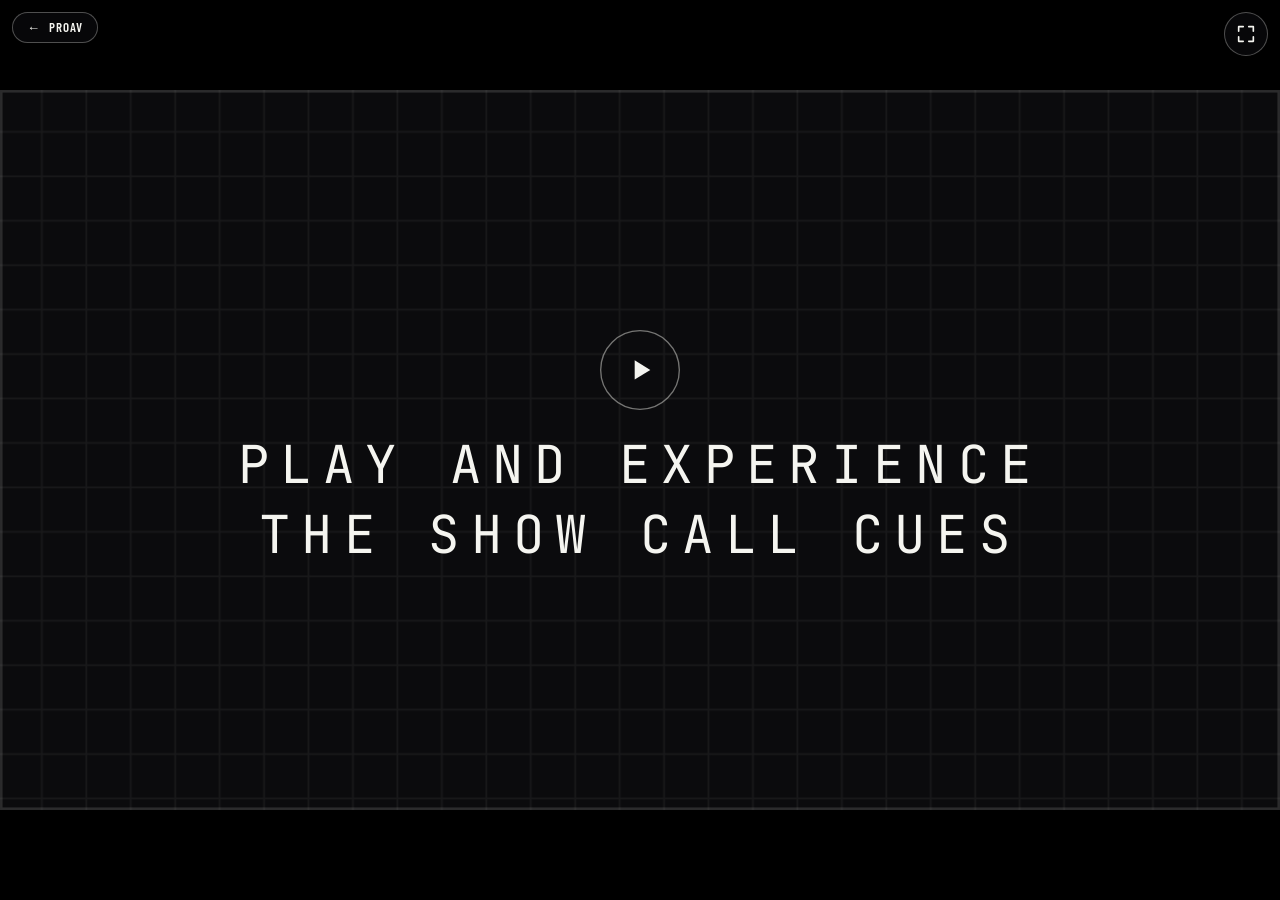
<file: showcaller.html>
<!DOCTYPE html>
<!-- ═══════════════════════════════════════════════════════════════════════════════════════
     SHOW CALL — 3840 x 2160

     The same show as the LED wall in the hero, laid out as a flat broadcast frame instead of
     a perspective panel. Same cue stack, same two voices, same clips, same GO.

     THE CUE ENGINE BELOW IS THE HERO'S, VERBATIM. Every selector it reaches for is a .wall-*
     class, so the port is a restyle, not a rewrite: the markup contract is identical and only
     the CSS differs. Do not "tidy" the engine here — see §"one copy" at the foot of this file.

     The stage is exactly 3840x2160 and everything inside it is authored in those pixels, the
     way a 4K graphics project is. A single transform scales the whole stage to whatever screen
     it lands on, so proportions are exact at any size and there is no responsive guesswork.
     ═══════════════════════════════════════════════════════════════════════════════════════ -->
<html lang="en">
<head>
<meta charset="UTF-8">
<meta name="viewport" content="width=device-width, initial-scale=1.0, viewport-fit=cover">
<meta name="robots" content="noindex, nofollow">
<title>ProAV — Show Call</title>
<!-- Same three families as the rest of the site, or the frame falls back to a system serif. -->
<link rel="preconnect" href="https://fonts.googleapis.com">
<link rel="preconnect" href="https://fonts.gstatic.com" crossorigin>
<link href="https://fonts.googleapis.com/css2?family=Barlow+Condensed:wght@600;700;800&family=Inter:wght@400;500;600;700&family=JetBrains+Mono:wght@400;500&display=swap" rel="stylesheet">
<link rel="stylesheet" href="css/tokens.css">
<link rel="stylesheet" href="css/showcall.css">
</head>
<body>
<!-- Back to the site. This page stands on its own as well as being framed, so it needs a way
     out when it is the whole window. HIDDEN WHEN FRAMED — inside the 4K window the overlay
     has its own close button in the same corner and the two collide. -->
<a class="sc-back" href="/" hidden>&larr;&nbsp; ProAV</a>
<!-- FULL SCREEN, IN REAL PIXELS. It used to live inside the 3840x2160 stage, so on a phone a
     110-unit button painted about 13px across — there, but not tappable. Out here it belongs
     to the browser window like the back link does, so it is the same size at any fit.
     The script hides it where the browser has no element fullscreen; see the note there. -->
<button class="sc-full" id="scFull" type="button" aria-pressed="false"
        aria-label="Full screen" title="Full screen">
  <svg viewBox="0 0 24 24" aria-hidden="true">
    <g class="wf-in"><path d="M4 9V4h5M20 9V4h-5M4 15v5h5M20 15v5h-5"/></g>
    <g class="wf-out"><path d="M9 4v5H4M15 4v5h5M9 20v-5H4M15 20v-5h5"/></g>
  </svg>
</button>
<script>
  // Only the top-level document gets the back link. In a frame the host page owns the close.
  if (window.top === window.self) document.querySelector('.sc-back').hidden = false;
</script>

<!-- The letterbox. Black, and the stage is centred in it. -->
<div class="sc-frame" id="scFrame">
  <div class="sc-stage" id="scStage">
    <div class="hero-screen">
<div class="screen-content">
      <!-- No `loop`: the playlist in the script below advances on `ended`. -->
      <!-- No `autoplay`: the wall opens on its invitation and plays nothing until the show
           whether that is a clip or a card. With autoplay here the tag's own src played first
           and the card never got its turn at the top of the rotation. -->
      <video id="wall-video" src="images/hero-artemis-v1.mp4" muted playsinline webkit-playsinline preload="auto" aria-hidden="true"></video>
      <!-- One shell; the script fills it from whichever card the wall is on, so a new class is
           an entry in SLIDES below and needs no markup of its own. -->
      <a class="wall-card" hidden target="_blank" rel="noopener">
        <span class="wall-card-slate">
          <span class="wall-card-kind">CLASS</span>
          <span class="wall-card-dates"></span>
        </span>
        <span class="wall-card-title"></span>
        <span class="wall-card-meta"></span>
      </a>
      <!-- The cue call, on the wall. Two beats — the standby, then the take — and on the take
           the page's DIM cue actually fires. The wall is not illustrating a cue; it is calling
           one the page obeys. Filled from the SHOW cue stack below, like the card above. -->
      <!-- The house is dark and the show has not started. Nothing on this page makes a sound
           or moves a level until this is pressed, which also makes it the gesture browsers
           require before audio is allowed — so the cue is guaranteed to be heard rather than
           hoped for. The whole wall is the button. -->
      <button class="wall-invite" type="button">
        <span class="wall-invite-icon" aria-hidden="true">
          <!-- Play, not a speaker. Sound is on from the press — nothing here is being unmuted,
               a show is being started, and the icon should say the same thing the line does. -->
          <svg viewBox="0 0 24 24" focusable="false">
            <path d="M9 6.5v11l9-5.5z" fill="currentColor" stroke="none"/>
          </svg>
        </span>
        <span class="wall-invite-line">PLAY AND EXPERIENCE THE SHOW CALL CUES</span>
      </button>
      <!-- A call given while something else is still on the wall — over a running clip, or
           over a slide being read. It does not replace what is up; it sits beside it on the
           right, which is the whole point of a standby. -->
      <div class="wall-ready" hidden aria-live="polite">
        <span class="wall-ready-line"></span>
      </div>
      <div class="wall-cue" hidden aria-live="polite">
        <!-- Builds are appended here, not swapped: build 2 arrives under build 1 with build 1
             still on the wall, so the standby is still readable when the take lands. The cue
             carries no slate — the standby is the first thing on the wall. -->
        <span class="wall-cue-builds"></span>
      </div>
    </div>
      <!-- THE PANEL GRID. The same 26-unit pattern the hero wall carries (index.html's
           .screen-frame) — a dark seam with a light highlight on its far side, which is what
           reads as the gap between two LED panels. The hero runs 26 units across a 750-unit
           viewBox, so 28.8 panels span the wall; this keeps that count across 3840, which puts
           a panel at 133.3px. No trapezoid clip and no perspective: this wall is flat on. It
           sits above the content and below the cue furniture, and it is on the first screen
           too, so the frame reads as a wall before the show is called. -->
      <svg class="sc-grid" viewBox="0 0 3840 2160" xmlns="http://www.w3.org/2000/svg"
           aria-hidden="true" preserveAspectRatio="none">
        <defs>
          <pattern id="scPanels" width="133.333" height="133.333" patternUnits="userSpaceOnUse">
            <path d="M133.333 0V133.333M0 133.333H133.333"
                  stroke="#0B0B0D" stroke-opacity=".55" stroke-width="7.7"/>
            <path d="M125.6 0V133.333M0 125.6H133.333"
                  stroke="#F5F5F0" stroke-opacity=".13" stroke-width="5.1"/>
          </pattern>
        </defs>
        <rect width="3840" height="2160" fill="url(#scPanels)"/>
        <rect x="3.9" y="3.9" width="3832.2" height="2152.2"
              fill="none" stroke="#F5F5F0" stroke-opacity=".30" stroke-width="7.7"/>
      </svg>
    <!-- Timecode burn-in. A sibling of .screen-content rather than a child, so the 46% opacity
         the picture carries on phones does not dim it. Top-left: the one corner nothing masks,
         and it balances the sound button opposite. -->
    <!-- The sequence's own readout, on the wall's TOP edge — the mirror of the clip burn-in
         below. Up while the show call is running, gone when it ends. -->
    <div class="wall-seq" hidden aria-hidden="true">
      <span class="wall-seq-name">SHOW CALL</span>
      <span class="wall-seq-trt">TRT --:--:--</span>
      <span class="wall-seq-code">00:00:00;00</span>
    </div>
    <div class="wall-tc" aria-hidden="true">
      <span class="wall-tc-name">ARTEMIS I</span>
      <span class="wall-tc-trt">TRT --:--:--</span>
      <span class="wall-tc-code">00:00:00;00</span>
    </div>
    <!-- The wall starts muted because every browser refuses to autoplay a video with sound;
         unmuted, it would not play at all. This button is the visitor's way to turn it on. It
         sits top-right, the one corner no mask fades, and carries pointer-events:auto to
         override the wall's pointer-events:none. -->
    </div>
      
    </div>
    
    <!-- Jump between the wall's items. pointer-events:auto, since .hero-screen turns them off. -->
    <div class="wall-dots" role="group" aria-label="Wall content"></div>
    </div>
  </div>
</div>

<script>
// ── FIT THE STAGE ────────────────────────────────────────────────────────────────────────
// The stage is 3840x2160 and never changes. This scales it to the largest size that fits,
// which is what keeps every position and type size exactly where it was authored.
(() => {
  const stage = document.getElementById('scStage');
  const fit = () => {
    const s = Math.min(innerWidth / 3840, innerHeight / 2160);
    stage.style.transform = 'translate(-50%, -50%) scale(' + s + ')';
    // The scale is published so the two operator controls can hold a usable physical size on
    // a small screen. Everything else in the frame is meant to shrink with the wall; a button
    // you cannot hit is not a smaller button, it is a broken one.
    stage.style.setProperty('--fit', s);
  };
  fit();
  addEventListener('resize', fit);
  addEventListener('orientationchange', fit);
  // Fullscreen changes the viewport without always firing resize in time.
  document.addEventListener('fullscreenchange', () => requestAnimationFrame(fit));
  document.addEventListener('webkitfullscreenchange', () => requestAnimationFrame(fit));
})();

// ── FULL SCREEN IS THE VISITOR'S CALL ──────────────────────────────────────────────────
// The show plays in whatever window it is given. Nothing requests full screen on its own:
// pressing the frame starts the show, and the control in the corner is the only thing that
// goes full screen, because a page that seizes the display unasked is the complaint.
(() => {
  const frame = document.getElementById('scFrame');
  const btn   = document.getElementById('scFull');
  if (!btn || !frame) return;
  const can = frame.requestFullscreen || frame.webkitRequestFullscreen;
  if (!can) { btn.hidden = true; return; }       // iPhone Safari has no element fullscreen
  const isFull = () => !!(document.fullscreenElement || document.webkitFullscreenElement);
  const paint  = () => btn.setAttribute('aria-pressed', isFull() ? 'true' : 'false');
  btn.addEventListener('click', () => {
    try {
      if (isFull()) {
        const out = document.exitFullscreen || document.webkitExitFullscreen;
        if (out) out.call(document);
      } else {
        const p = can.call(frame);
        if (p && p.catch) p.catch(() => {});
      }
    } catch (e) {}
  });
  document.addEventListener('fullscreenchange', paint);
  document.addEventListener('webkitfullscreenchange', paint);
  paint();
})();
</script>

<script>
    (() => {
      const vid = document.getElementById('wall-video');
      const tc = document.querySelector('.wall-tc-code');
      const tcWrap = document.querySelector('.wall-tc');
      const nameEl = document.querySelector('.wall-tc-name');
      if (!vid) return;

      // ═══ THE SHOW, AND THE LOOP ═══════════════════════════════════════════════════════
      // Two different things, deliberately kept apart.
      //
      //   SHOW  a written cue stack, run ONCE when the visitor starts the show. It is a
      //         sequence, not a rotation: every step runs in order and then it is over.
      //   LOOP  what the wall does for the rest of the visit, rotating forever.
      //
      // When SHOW ends, the house comes back to 100% and LOOP takes over. Nothing in SHOW is
      // ever returned to and none of it gets a dot — a standby is called once, not every four
      // minutes.
      //
      // Both clips are 29.97, so one drop-frame convention covers them.
      const VIDEOS = [
        { src: 'images/hero-artemis-v1.mp4', name: 'ARTEMIS I',         fps: 30000 / 1001 },
        { src: 'images/hero-sun-v1.mp4',     name: 'SDO / SOLAR CYCLE', fps: 30000 / 1001 }
      ];

      const SLIDES = [
        { label: 'Aquilon Level 3 class',
          dates: '2026-12-07 \u2192 2026-12-11',
          title: 'Aquilon Certified Operator Training, Level\u00a03',
          meta:  'Buford, GA \u00b7 Analog Way Academy',
          href:  'https://academy.analogway.com/in-person-certifications/nala---2026-12-07---livepremier-tm-presentation-systems---certification---level-3---u-s-a' },
        { label: 'Millumin workshop class',
          dates: '2027-01-13',
          title: 'Millumin Operator Fundamentals Workshop',
          meta:  'Las Vegas \u00b7 Evolve Academy',
          href:  'https://evolveacademy.live/product/millumin/' }
      ];

      // THE CUE STACK.
      //   cue     a full card on the wall, built line by line. The house cue.
      //   video   a clip. `ready` fires a call on the right of the wall with N seconds left
      //           in the clip — the way a standby is given while something is still running.
      //   slide   a GFX slide. `call` is spoken as it comes up; `ready` fires one later,
      //           part-way through, while the slide is still being read.
      // {lvl} is filled from --cue1-level in the cue sheet (css/base.css) and printed as a
      // percentage, so the number called is the number taken. Change the level there and the
      // whole stack says the new figure by itself.
      //
      // THE RHYTHM — every number is a beat in ms, and nothing else sets the pace.
      //   lead      before the first line of a cue card appears. The wall is empty for it.
      //   beat      on each line: how long after the PREVIOUS line this one appears.
      //   hold      after the last line, before the stack moves on.
      //   remaining seconds left in a clip when its standby is called.
      //   after     how far into a slide its standby is called.
      // Seven cues. A cue with a standby and a GO is one step with two builds; a cue that is
      // only a standby, or only a GO, rides the step it is called over — which is why CUE 3,
      // 5 and 7's standbys are `ready` entries on a clip or a slide rather than cards of
      // their own. A standby does not take the wall away from what is on it.
      const SHOW = [
        // ── CUE 1 ── the house
        { kind: 'cue', label: 'CUE 1', lead: 1200, hold: 1800, builds: [
            { beat: 0,    line: 'Standby to Take LOGO, Titles, and Elements to {lvl}' },
            // the standby sits longer than the other beats, the way a real one does: it is
            // held while everyone gets ready, and the GO is what breaks it
            { beat: 2400, line: 'LOGO, Titles, and Elements to {lvl}, GO', take: 'cue1' }
          ] },

        // ── CUE 2 ── the standby only. Its GO lives on the clip below, NOT as a second build
        // here, and that is the whole point: a build on a card is followed by the card's hold,
        // so calling the GO here left six seconds between the word and the picture. A GO is
        // called OVER the thing it starts — the clip is up on the frame the word lands.
        // Both of its lines live on the card, stacked under CUE 1's, on the left. `go` on the
        // second one hands to the clip on the word GO — so the call stays whole and in one
        // place, and the picture still lands on the word.
        { kind: 'cue', label: 'CUE 2', lead: 600, hold: 0, builds: [
            { beat: 0,    line: 'Standby for Mitti Playback-Video 1' },
            { beat: 2200, line: 'Mitti Playback-Video 1, GO', go: true }
          ] },

        // ── VIDEO 1 ── the operator counts it out; the caller calls CUE 3 over the top.
        //    CUE 3 sits at 13s, not 15s: the operator has the 15 mark ("Fifteen seconds,
        //    standby for count out") and the two would otherwise queue on top of each other.
        //    No `out` call here — the count IS the lead-in, and the take happens on zero, the
        //    way it does in the room. The caller confirms it as the slide lands.
        { kind: 'video', v: 0, count: true,
          ready: { remaining: 13, line: 'READY GFX 1.' } },

        // ── CUE 4 ── slide 1, up on the clip's last frame, called as it lands
        // ── CUE 5 ── the standby to advance, called while it is being read
        // Taken ON the word, like every other cue on this stack. It used to be called over a
        // slide already up — the count-out had run to zero, so the picture went in on zero and
        // the caller's GO arrived two seconds behind it, calling a GO for something already on
        // the wall. The clip holds its last frame through the line instead, and the slide
        // lands on GO.
        { kind: 'slide', c: 0, hold: 9000, call: 'GFX 1, Slide 1, GO.',
          ready: { after: 4000, line: 'Standby to advance on GFX 1.' } },

        // ── CUE 6 ── slide 2 up ── CUE 7 ── the standby for playback 2, called while it is read
        { kind: 'slide', c: 1, hold: 10500, call: 'Advance GFX1, SLIDE 2, GO.',
          ready: { after: 4000, line: 'Standby for Mitti Playback-Video 2' } },

        // ── CUE 7, GO ── playback 2
        { kind: 'video', v: 1, count: true, call: 'Mitti Playback-Video 2, GO' },

        // ── THE SIGN-OFF ── the last thing the show says. On the card, on the left, like the
        // cues that opened it. When it clears, the house comes back to 100% and the wall goes
        // back to rotating — with the sound OFF, because the show the visitor unmuted for is
        // over and nothing should keep playing at them.
        { kind: 'cue', label: 'SIGN-OFF', lead: 700, hold: 2600, builds: [
            { beat: 0, line: 'THANKS FOR WATCHING' }
          ] }
      ];

      // What the wall does once the show has finished. Rotates forever; every item gets a dot.
      const LOOP = [
        { kind: 'video', v: 0 },
        { kind: 'slide', c: 0, hold: 9000 },
        { kind: 'video', v: 1 },
        { kind: 'slide', c: 1, hold: 9000 }
      ];

      let i = 0;              // index into LOOP, once the show is over
      let showAt = -1;        // index into SHOW while it runs; -1 means the show is done
      let cur = null;         // the step actually on the wall, from either list

      const card = document.querySelector('.wall-card');
      const cardDates = document.querySelector('.wall-card-dates');
      const cardTitle = document.querySelector('.wall-card-title');
      const cardMeta  = document.querySelector('.wall-card-meta');
      const cue = document.querySelector('.wall-cue');
      const cueBuilds = document.querySelector('.wall-cue-builds');
      const dotsWrap = document.querySelector('.wall-dots');
      const audioNote = document.querySelector('.wall-audio-note');
      const invite = document.querySelector('.wall-invite');
      const ready = document.querySelector('.wall-ready');
      const readyLine = document.querySelector('.wall-ready-line');
      const seqEl = document.querySelector('.wall-seq');
      const seqTrtEl = document.querySelector('.wall-seq-trt');
      const seqCodeEl = document.querySelector('.wall-seq-code');
      const tcTrt = document.querySelector('.wall-tc-trt');
      let holdTimer = 0;
      // a cue schedules several timers at once, so leaving one behind would have an old
      // cue still laying builds onto whatever the wall moved on to
      let cueTimers = [];

      // Take a cue. The levels live in the cue sheet at the top of css/base.css, not here —
      // this only says WHICH look is up. take() with no argument restores HOUSE, so a level
      // comes back up as easily as it went down:  take('cue1')  …  take()
      const take = c => {
        const root = document.documentElement;
        if (c) root.setAttribute('data-cue', c); else root.removeAttribute('data-cue');
        // Inside the window on index.html this page is an iframe, and data-cue here only
        // reaches this document — the house it is meant to dim is the PAGE BEHIND. So the cue
        // is passed out to whatever embedded it, which sets the same attribute on itself and
        // takes the site to --cue1-level. Harmless when this page stands on its own: the
        // parent is this window and the message goes nowhere. Same origin only.
        try {
          if (window.parent && window.parent !== window) {
            window.parent.postMessage({ proavShowCall: 'cue', cue: c || null }, location.origin);
          }
        } catch (e) {}
      };


      // The level CUE 1 takes, read from the cue sheet rather than written out here, so the
      // figure on the wall and the figure in the CSS cannot drift apart. 0.55 -> "55%".
      const cueLevel = () => {
        // The SPOKEN figure, not the level. --cue1-say is what the recording says; it is
        // deliberately allowed to differ from --cue1-level, which is what the cue actually
        // does. Falls back to the level if --cue1-say is ever removed.
        const say = getComputedStyle(document.documentElement)
          .getPropertyValue('--cue1-say').trim();
        if (say) return say;
        const raw = parseFloat(getComputedStyle(document.documentElement)
          .getPropertyValue('--cue1-level'));
        return (isFinite(raw) ? Math.round(raw * 100) : 55) + '%';
      };

      // ── CUE VO — PROTOTYPE ───────────────────────────────────────────────────────────────
      // Calls the cue aloud with the browser's own speech synthesis. This is for judging
      // timing and picking a voice, NOT for shipping: the voice is whatever the visitor's OS
      // has, so it varies by machine and sounds like a system voice rather than an announcer.
      // Replace with real audio files when the voice is chosen — see say() below for where.
      //
      // Nothing here has to fight the browser's autoplay rule. The show does not begin until
      // the visitor presses the wall, and that press is the gesture that makes audio legal —
      // so the cue is heard rather than hoped for, and the same holds when these lines are
      // swapped for real recordings.
      // ── THE RECORDED VOICES ──────────────────────────────────────────────────────────────
      // 25 files in images/vo/, cut from one continuous read. The show caller is the male
      // voice, the playback operator the female one.
      //
      // GO_AT is where the word GO begins inside the file, in seconds — MEASURED off each
      // recording, not estimated. The picture is taken at that mark, so the cut lands on the
      // word exactly as it does when a real operator is listening for it.
      //
      // Matching is on the line itself, normalised: case, punctuation and spacing are ignored
      // so 'GFX 1' and 'GFX1' both find their file. A percentage is reduced to a placeholder,
      // which means the two level lines match whatever --cue1-level says — but the recording
      // says "55%". Change the level and those two files have to be re-recorded.
      const VO_DIR = 'images/vo/';
      const VO_KEY = s => String(s).toLowerCase().replace(/\d+\s*%/g, '#')
                                   .replace(/[^a-z0-9#]+/g, '');
      const VO_LINES = [
        // line as it is called                                  file                        GO at
        ['Standby to Take LOGO, Titles, and Elements to 55%', 'caller-01-standby-levels',     0   ],
        ['LOGO, Titles, and Elements to 55%, GO',             'caller-02-take-levels',     3.44  ],
        ['Standby for Mitti Playback-Video 1',                'caller-03-standby-pb1',        0   ],
        ['Mitti Playback-Video 1, GO',                        'caller-04-pb1',             1.91  ],
        ['READY GFX 1.',                                      'caller-05-ready-gfx1',         0   ],
        ['GFX 1, Slide 1, GO.',                               'caller-06-gfx1-slide1',     2.16  ],
        ['Standby to advance on GFX 1.',                      'caller-07-standby-advance',    0   ],
        ['Advance GFX1, SLIDE 2, GO.',                        'caller-08-advance-slide2',  2.61  ],
        ['Standby for Mitti Playback-Video 2',                'caller-09-standby-pb2',        0   ],
        ['Mitti Playback-Video 2, GO',                        'caller-10-pb2',             1.89  ],
        ['THANKS FOR WATCHING',                               'caller-11-thanks',             0   ],
        ['One minute remaining',                              'op-60',                        0   ],
        ['Fifty seconds',                                     'op-50',                        0   ],
        ['Thirty',                                            'op-30',                        0   ],
        ['Fifteen seconds. Standby for count out.',            'op-15',                        0   ],
        ['Ten',   'op-10', 0], ['Nine', 'op-09', 0], ['Eight', 'op-08', 0],
        ['Seven', 'op-07', 0], ['Six',  'op-06', 0], ['Five',  'op-05', 0],
        ['Four',  'op-04', 0], ['Three','op-03', 0], ['Two',   'op-02', 0],
        ['One',   'op-01', 0]
      ];
      const VO_MAP = (() => {
        const m = new Map();
        VO_LINES.forEach(([line, file, goAt]) => m.set(VO_KEY(line), { file, goAt }));
        return m;
      })();

      const VO = (() => {
        const synth = window.speechSynthesis;
        // The recorded files do not need a speech engine, so a browser without one is no
        // longer mute — it just has no fallback for a line that has no file.
        const hasTTS = !!(synth && window.SpeechSynthesisUtterance);

        // A SpeechSynthesisVoice carries no gender flag, so these are the voice NAMES the
        // common platforms ship. Anything unmatched is still selectable by its own name.
        // macOS ships a different voice set per release and Chrome adds its own on top, so a
        // short name list silently misses — and a miss used to fall back by index, which is
        // how the operator ended up sounding like the caller. Both lists are wide, and the
        // fallback below prefers a voice that is NOT a known female over a blind index pick.
        const FEMALE = /\b(samantha|ava|allison|susan|vicki|victoria|kathy|princess|agnes|karen|moira|tessa|fiona|serena|zoe|nicky|flo|grandma|shelley|sandy|noelle|google us english|google uk english female|zira|aria|jenny|michelle|catherine|hazel|linda|heather)\b/i;
        const MALE   = /\b(alex|fred|tom|bruce|ralph|daniel|oliver|rishi|lee|aaron|arthur|gordon|eddy|reed|rocko|david|mark|guy|christopher|george|james|ryan|google uk english male)\b/i;

        // macOS ships a set of NOVELTY voices — they are deliberately distorted, robotic or
        // sung, and several have male-sounding names. Widening the male list to improve the
        // odds pulled these in, and on a Mac with no Alex or Tom installed the operator came
        // out as Bad News or Zarvox. That is the "broken up" voice. They are filtered out of
        // the voice list entirely: no role should ever be cast from this set.
        const NOVELTY = /\b(albert|bad news|bahh|bells|boing|bubbles|cellos|deranged|good news|jester|organ|trinoids|whisper|wobble|zarvox|superstar|grandma|grandpa|junior|princess|pipe organ|hysterical|alice|bruce\s*\(novelty\))\b/i;

        // off until the visitor starts the show; audioMode() owns this from then on
        // TWO VOICES. The show caller and the playback operator are different people, so they
        // are different voices — but one browser has ONE speech engine and one queue, so they
        // physically cannot talk at the same time. That is not a limitation worth fighting:
        // on a real comms channel they take turns too. Each queued line carries its own voice.
        let on = false, voice = null, voiceOp = null, rate = 1.03;
        const queue = [];

        // ── THE RECORDED LINE ──────────────────────────────────────────────────────────────
        // WEB AUDIO, not an <audio> element. This matters only on iOS, and it is the third
        // thing tried there.
        //
        //   25 elements, one per file  — iOS unlocks ONE element per gesture, so the visitor's
        //                                press freed whichever spoke first and refused the rest.
        //   one element, src swapped   — unlocked fine and spoke the opening cues, then went
        //                                permanently silent the instant the first clip rolled:
        //                                iOS takes the permission back when another media
        //                                element starts, and it does not come back. Measured
        //                                on the phone: the voice never returned, not even over
        //                                the slides, where nothing else is playing.
        //   Web Audio (here)           — an AudioContext is not a media element. It is unlocked
        //                                once, by the same press, and the video cannot take
        //                                that away. It also mixes WITH the clip instead of
        //                                fighting it, which is what a comms channel does.
        //
        // The clock is better too: a buffer's position comes from ctx.currentTime, which is a
        // sample clock, so the GO still lands on the word.
        const AC = window.AudioContext || window.webkitAudioContext;
        let actx = null;
        const decoded = new Map();     // file -> Promise<AudioBuffer>
        let liveSrc = null;            // the one source playing, so disable() can stop it

        const ctxOf = () => {
          if (!AC) return null;
          if (!actx) { try { actx = new AC(); } catch (e) { actx = null; } }
          return actx;
        };

        // Called INSIDE the press — the only moment iOS accepts. resume() plus one silent
        // sample is what spends the gesture on the context. Nothing is heard.
        const unlock = () => {
          const c = ctxOf();
          if (!c) return;
          try {
            if (c.state === 'suspended' && c.resume) c.resume();
            const src = c.createBufferSource();
            src.buffer = c.createBuffer(1, 1, 22050);
            src.connect(c.destination);
            src.start(0);
          } catch (e) {}
        };

        const load = file => {
          let p = decoded.get(file);
          if (p) return p;
          const c = ctxOf();
          if (!c) return null;
          p = fetch(VO_DIR + file + '.mp3')
            .then(r => r.arrayBuffer())
            .then(ab => new Promise((res, rej) => {
              // the callback form as well as the promise form — older WebKit only has callbacks
              const d = c.decodeAudioData(ab, res, rej);
              if (d && d.then) d.then(res, rej);
            }));
          decoded.set(file, p);
          return p;
        };
        // Fetch and decode all 25 on the press, so a GO never waits on the network.
        const warm = () => { unlock(); VO_LINES.forEach(([, f]) => { try { load(f); } catch (e) {} }); };

        function speakFile(hit, text, then, onGo, who) {
          const c = ctxOf();
          let went = false, closed = false, raf = 0;
          const go = () => { if (!went) { went = true; if (onGo) onGo(); } };
          const done = () => {
            if (closed) return;
            closed = true;
            cancelAnimationFrame(raf);
            clearTimeout(bail);
            live = Math.max(0, live - 1);
            if (then) then();
            const nextUp = queue.shift();
            if (nextUp) speak(nextUp[0], nextUp[1], nextUp[2], nextUp[3]);
          };
          const fail = () => { go(); done(); };
          live++;
          // A line that never arrives must not hold the show behind it.
          const bail = setTimeout(fail, 9000);
          const p = c && load(hit.file);
          if (!p) { fail(); return; }

          p.then(buf => {
            if (closed) return;
            if (c.state === 'suspended' && c.resume) c.resume();
            const src = c.createBufferSource();
            src.buffer = buf;
            src.connect(c.destination);          // straight out: no ducking, no gain stage
            liveSrc = src;
            src.onended = () => { if (liveSrc === src) liveSrc = null; go(); done(); };
            const t0 = c.currentTime;
            src.start();
            spoke = true;
            clearTimeout(bail);
            // THE GO IS READ OFF THE AUDIO CLOCK. ctx.currentTime is a sample clock, so the
            // picture lands on the word under load as well as idle. GO_AT was measured off
            // the recording.
            const watch = () => {
              if (closed) return;
              if (onGo && hit.goAt > 0 && (c.currentTime - t0) >= hit.goAt) { go(); return; }
              raf = requestAnimationFrame(watch);
            };
            watch();
          }).catch(fail);
        }

        // Which engine says this line. A recording if there is one for it, the browser's own
        // voice if there is not — so a line added to the cue stack before it has been recorded
        // is still called aloud rather than silently skipped.
        function speak(text, then, onGo, who) {
          const hit = VO_MAP.get(VO_KEY(text));
          if (hit) return speakFile(hit, text, then, onGo, who);
          return speakTTS(text, then, onGo, who);
        }

        // Say one line now. Nothing calls this while she is still talking — say() queues
        // instead — so there is no cancel here at all; a cancel is what cut her off.
        function speakTTS(text, then, onGo, who) {
          if (!hasTTS) {
            if (onGo) onGo();
            if (then) then();
            const nextUp = queue.shift();
            if (nextUp) speak(nextUp[0], nextUp[1], nextUp[2], nextUp[3]);
            return;
          }
          try {
            const u = new SpeechSynthesisUtterance(text);
            // Resolve the operator HERE, not once at startup. getVoices() is empty on the
            // first call in Chrome and fills in asynchronously, so an operator picked too
            // early stays null — and `voiceOp || voice` then quietly hands his lines to the
            // caller. That is why the count-out was coming back in the caller's voice.
            if (who === 'op' && (!voiceOp || (voice && voiceOp.name === voice.name))) pickOp('female');
            const v = who === 'op' ? (voiceOp || voice) : voice;
            if (v) { u.voice = v; u.lang = v.lang; }
            // the operator counts a touch quicker and flatter — it is a count, not a call
            u.rate = who === 'op' ? rate + 0.04 : rate;
            u.pitch = 1; u.volume = 1;
            let went = false;
            const go = () => { if (!went) { went = true; if (onGo) onGo(); } };

            // THE GO LANDS INSIDE THE LINE, not between two of them.
            // This used to speak the phrase and the word GO as separate utterances so the
            // content could be fired on the second one. It worked, but speech synthesis puts
            // an audible gap between utterances — so every cue ending in GO was chopped at
            // the comma. One utterance now, with a `boundary` event watching the characters
            // go by, and the content fires as the engine reaches the word.
            const goAt = onGo ? String(text).search(/\bGO\b[.!]?\s*$/i) : -1;
            if (goAt > 0) {
              u.addEventListener('boundary', e => {
                if (typeof e.charIndex === 'number' && e.charIndex >= goAt) go();
              });
            }
            // NO ESTIMATED FALLBACK. There was one here that guessed where GO sat from the
            // word count. The guess ran short, so it beat the real boundary event and took
            // the picture before the word was spoken — a guess racing a fact wins often
            // enough to be a bug, and an early take is worse than a late one.
            // Where boundary events are not supported, `end` fires it instead. GO is always
            // the last word of a line, so that lands within a breath of it.
            // The clip is ducked under her and brought back when she stops — the caller talks
            // over the program, the program does not vanish. `done` is guarded so a browser
            // that fires both end and error cannot run it twice.
            let closed = false;
            const done = () => {
              if (closed) return;
              closed = true;
              live = Math.max(0, live - 1);
              if (then) then();
              const nextUp = queue.shift();
              if (nextUp) speak(nextUp[0], nextUp[1], nextUp[2], nextUp[3]);
            };
            live++;                    // counted at speak(), not at start, so a line queued
                                       // behind this one cannot jump in before it begins
            // NOT go() here. 'start' is the start of the LINE. It used to also be the word,
            // back when GO was spoken as its own utterance — leaving it here after the lines
            // were joined took the picture on the first syllable of the phrase.
            u.addEventListener('start', () => { spoke = true; });
            u.addEventListener('end', () => { go(); done(); });
            u.addEventListener('error', () => { go(); done(); });
            // A line that is never spoken must not hang the show behind it. Browsers do
            // occasionally drop an utterance without firing either event, so this is the
            // backstop: a generous estimate of how long the line could possibly take.
            setTimeout(() => { go(); done(); }, 2500 + text.length * 120);
            synth.speak(u);
          } catch (e) {
            live = Math.max(0, live - 1);
            go();
            if (then) then();
            const nextUp = queue.shift();
            if (nextUp) speak(nextUp[0], nextUp[1], nextUp[2], nextUp[3]);
          }
        }
        // How many utterances are in the air. A count, not a flag: say() cancels the previous
        // one, whose `end` fires after the new one's `start`, and a flag would unduck the clip
        // the instant the new line began talking over it.
        let live = 0;
        // did a browser ever actually let an utterance BEGIN? speak() resolving tells us
        // nothing — a blocked utterance is queued silently and simply never starts.
        let spoke = false;
        // English, and never a novelty voice — those are not people, they are sound effects.
        const list = () => !hasTTS ? [] : synth.getVoices()
          .filter(v => /^en/i.test(v.lang) && !NOVELTY.test(v.name));
        const byKind = kind => {
          const vs = list();
          const re = kind === 'male' ? MALE : FEMALE;
          const other = kind === 'male' ? FEMALE : MALE;
          return vs.find(v => re.test(v.name))          // a name we know is this kind
              || vs.find(v => !other.test(v.name))      // failing that, one we know is NOT the other
              || vs[kind === 'male' ? 1 : 0] || null;   // last resort
        };
        const pick = who => {
          if (!who) return voice;
          voice = (who === 'male' || who === 'female')
            ? byKind(who)
            : list().find(v => v.name === who) || voice;
          return voice;
        };
        // The operator is the other person, and must SOUND like another person. If the name
        // lists do not match anything this machine has, byKind falls back by index and both
        // roles can land on the same voice — two people with one voice is worse than an
        // imperfect match, so take any other English voice rather than double up.
        const pickOp = who => {
          voiceOp = (who === 'male' || who === 'female')
            ? byKind(who)
            : list().find(v => v.name === who) || voiceOp;
          if (voiceOp && voice && voiceOp.name === voice.name) {
            // never two people with one voice: take anything that is not the caller, and
            // prefer something that at least is not a known female
            const vs = list().filter(v => v.name !== voice.name);
            voiceOp = vs.find(v => MALE.test(v.name)) || vs.find(v => !FEMALE.test(v.name))
                   || vs[0] || voiceOp;
          }
          return voiceOp;
        };
        // THE SHOW CALLER IS MALE, THE PLAYBACK OPERATOR FEMALE — the same way round as the
        // recordings. This is only the fallback for a line with no file.
        // voices load async in Chrome; getVoices() is empty on the first call
        if (hasTTS && !list().length) synth.addEventListener('voiceschanged', () => { if (!voice) { pick('male'); pickOp('female'); } }, { once: true });
        else if (hasTTS) { pick('male'); pickOp('female'); }

        return {
          ok: true,
          get on() { return on; },
          get spoke() { return spoke; },     // has this browser ever let the VO be heard?
          enable() { on = true; if (hasTTS && !voice) pick('male'); },
          warm,                              // pull the files down before they are needed
          disable() {
            on = false;
            queue.length = 0;        // nothing waiting may speak after she has been stopped
            live = 0;
            try { synth.cancel(); } catch (e) {}
            // and stop the recording mid-line, for the same reason
            try { if (liveSrc) { liveSrc.onended = null; liveSrc.stop(); liveSrc = null; } }
            catch (e) {}
          },
          pick, pickOp, list, rate: r => (rate = r),
          // what the matcher thinks each voice is, so the bench can show its working
          kindOf: n => MALE.test(n) ? 'male' : FEMALE.test(n) ? 'female' : 'unknown',
          current: () => voice,
          currentOp: () => voiceOp,
          // ↓ the one place to swap in a real recording: play an <audio> here instead.
          //   A file is under the same gesture rule, so keep the `start`/`error` reporting.
          // `then` runs when she has finished the line — or at once if she never started,
          // so a browser with no voice at all can never stall the show waiting for one.
          //
          // Calls QUEUE, they do not interrupt. A caller finishes the line she is on before
          // starting the next one, and this is where that is enforced — the cue cards wait for
          // her as well, but the calls over clips and slides are fired by the clock, and
          // without this a short gap would cut her off mid-sentence.
          // The screen is not held back by any of this: the cue light appears on its own beat,
          // the voice catches up. The two are allowed to be a moment apart; they are not
          // allowed to talk over each other.
          //
          // A line ending in GO is spoken as TWO utterances — the phrase, then the word — and
          // `onGo` fires as that last word begins. That is the whole point of a GO: the
          // operator hits play ON the word, so the phrase leads and only GO is simultaneous
          // with the picture. Firing the content at the START of the line instead put the
          // entire call over the top of an already-running clip.
          // Split rather than listening for a word boundary, because boundary events are not
          // reliable across browsers and a missed one would leave the content never shown.
          say(text, then, onGo, who) {
            if (!on || !text) { if (onGo) onGo(); if (then) then(); return; }
            if (live > 0) {
              // never let it back up without limit — a queue longer than this means the show
              // has got away from the voice, and the newest call is the one that matters
              if (queue.length > 3) queue.shift();
              queue.push([text, then, onGo, who]);
              return;
            }
            speak(text, then, onGo, who);
          },

          // The playback operator. Same queue, different voice — so a count never lands on top
          // of a call, and a call never lands on top of a number.
          op(text) { this.say(text, null, null, 'op'); }
        };
      })();

      // Fade an element in. Two frames, not one: the element has to be PAINTED at opacity 0
      // before the class lands, or the browser coalesces both into one style resolution, sees
      // no change to animate, and the thing simply appears.
      const fadeIn = el => requestAnimationFrame(() =>
        requestAnimationFrame(() => el.classList.add('is-in')));

      // ── THE GO IS HELD BACK ──────────────────────────────────────────────────────────────
      // A call goes on the wall as the caller starts speaking, but the GO at the end of it
      // does not: it stays off until the word is actually said, then CUTS on with the picture.
      // That is the whole point of a GO — it is not part of the standby, it is the moment.
      //
      // The word is in the DOM from the start and only made invisible, so the slate is already
      // the width it will end up. Taking it out of the flow instead would make the box grow
      // sideways at the exact moment the eye is on the cut.
      const GO_RE = /^([\s\S]*?)(\bGO\b)([.!]?\s*)$/i;
      function writeCall(el, text) {
        el.textContent = '';
        const m = GO_RE.exec(String(text == null ? '' : text));
        if (!m) { el.textContent = text == null ? '' : text; return null; }
        el.appendChild(document.createTextNode(m[1]));
        const go = document.createElement('span');
        go.className = 'wall-go';
        // Set INLINE, not left to the stylesheet. None of the CSS carries a version string,
        // so a browser can serve a cached wall-card.css next to freshly deployed HTML — and
        // with no .wall-go rule the word simply renders, which is the GO being on screen
        // before it is called. An inline style cannot be missing.
        go.style.display = 'none';
        go.textContent = m[2] + m[3];
        el.appendChild(go);
        return go;
      }
      // How long the finished call stays on the wall after its GO has popped in. The picture
      // is never delayed by it — only the call lingers, the way a caller's last word hangs
      // for a moment on comms.
      const GO_READ = 700;
      // A video take used to get LONGER — 1500 — because the slate was sitting over a clip
      // that had already started and the GO had to fight the picture for attention. The
      // picture now waits for the beat instead of starting under it, so the GO is read on an
      // empty wall and needs no more room than any other. Back to the house beat.
      // This is the number to move if the pause before a clip feels wrong: it IS the pause.
      const GO_READ_CLIP = GO_READ;
      let goHold = 0, goTimer = 0, cueGen = 0;
      const lightGo = (el, hold) => {
        if (!el) return;
        el.classList.add('is-lit');
        el.style.display = 'inline';     // inline, for the same reason writeCall hid it inline

        goHold = performance.now() + (hold || GO_READ);
      };
      // Take a called element off the wall. If a GO popped in moments ago it waits out the
      // rest of that beat first, so the word is actually seen; otherwise it goes on this
      // frame. Its own handle, NOT cueTimers: a GO usually hands straight on to the next
      // step, and the next step empties cueTimers — which would cancel this very wait.
      function dropAfterGo(fn) {
        const left = goHold - performance.now();
        clearTimeout(goTimer);
        if (left > 0) goTimer = setTimeout(fn, left); else fn();
      }

      // NO DUCKING. The clip's level is left exactly where it is while anyone is speaking —
      // the voices sit over the programme at full, nothing dips under anything. (There was a
      // ramp here that pulled the clip to 14% under every call; it is gone, not disabled.)

      // ── THE AUDIO ────────────────────────────────────────────────────────────────────────
      // Once the show starts, sound is simply ON: the clips play with their own audio and the
      // voice ducks them when she calls. There is no mode where a clip runs silently, which is
      // what made the clips mute through the whole show in the last build.
      //   'off' — before the press. Nothing makes a sound.
      //   'on'  — from the press onward. Clips audible, voice calling over them.
      //   'show'— the show is over: clips keep their audio, the voice has nothing left to say.
      let audioOn = false;
      let noteTimer = 0;
      function audioMode(mode) {
        clearTimeout(noteTimer);
        audioOn = mode !== 'off';
        if (mode === 'on') VO.enable(); else VO.disable();
        vid.muted = !audioOn;
        if (audioOn) { try { vid.volume = 1; } catch (e) {} }

        // The note tracks what is actually audible, so the screen cannot claim sound that is
        // not playing — or stay quiet about sound that is.
        if (!audioNote) return;
        const audible = audioOn;
        if (audible) {
          audioNote.hidden = false;
          audioNote.classList.remove('is-in');
          fadeIn(audioNote);
        } else {
          // a cut, like the slate: off on this frame, so the screen never claims sound that
          // has already stopped
          audioNote.classList.remove('is-in');
          audioNote.hidden = true;
        }
        syncAudioBtn();
      }

      // the speaker icon is a readout of the real state, never a second source of truth
      function syncAudioBtn() {
        const btn = document.querySelector('.wall-audio');
        if (!btn) return;
        const on = !vid.muted || VO.on;
        btn.setAttribute('aria-pressed', String(on));
        btn.setAttribute('aria-label', on ? 'Mute the show' : 'Turn on sound');
      }

      // Run a cue. Each build fades up on its own beat; the one being called is white and the
      // ones above it step back to the wall's quiet grey, the way a called cue recedes on a
      // comms display.
      //
      // EVERY build is put in the DOM up front, at opacity 0. That is not tidiness — the card
      // is a centred flex column, so appending the take while the standby was already up
      // re-centred the column and shoved the standby half a line upward as it arrived. Laying
      // them all in first makes the layout final before anything is visible, so a build fades
      // in where it will stay and nothing moves.
      //
      // The schedule is worked out up front as absolute offsets, so a beat is the gap the
      // playlist says it is and cannot drift with however long the previous step took.
      function runCue(item, done) {
        cueGen++;          // a deferred hide from the previous card must not take this one
        cueBuilds.textContent = '';
        cue.hidden = false;

        // A cue step finishes exactly once. A build marked `go` ends it on the word GO, which
        // leaves its own beat and hold timers still pending behind it — without this guard
        // those would fire afterwards and advance the stack a second time, skipping a step.
        let finished = false;
        const finish = () => { if (finished) return; finished = true; done(); };

        const builds = item.builds || [];
        const goEls = [];
        const els = builds.map(build => {
          const line = document.createElement('span');
          line.className = 'wall-cue-line';     // no .is-in yet: present, sized, invisible
          goEls.push(writeCall(line, (build.line || '').replace('{lvl}', cueLevel())));
          cueBuilds.appendChild(line);
          return line;
        });

        // A line is laid in when BOTH its beat has passed and she has finished the line
        // before it. The beat is a minimum, not a deadline.
        //
        // This is why: say() interrupts, so a beat shorter than the line it follows cut her
        // off mid-sentence — CUE 1's first line is 49 characters and its beat was 4.2s.
        // Lengthening the beat would have fixed that one line and broken again at the next
        // rewrite, so the voice gates the stack instead. Reword anything, as long as you like,
        // and the call still finishes before the next one starts.
        const BREATH = 280;                     // a beat of air between calls, not a hard cut
        let n = 0;

        const lay = () => {
          els.forEach(el => el.classList.remove('is-live'));
          els[n].classList.add('is-live');
          fadeIn(els[n]);
          const build = builds[n];

          let spoken = false, waited = false;
          const next = () => {
            if (finished || !spoken || !waited) return;
            n++;
            if (n < builds.length) cueTimers.push(setTimeout(lay, BREATH));
            else cueTimers.push(setTimeout(finish, item.hold || 0));
          };
          // The levels move on the WORD "GO", not when the line starts — the call leads, the
          // cue lands on the word. VO.say speaks the phrase and the word as two utterances and
          // fires this as the word begins; with no voice available it fires at once, so the
          // cue can never be left uncalled.
          // On the word GO: the levels move, and a build marked `go` hands straight on to the
          // step it is calling, so the picture lands on the word instead of after the card's
          // hold. Both lines stay on the card; only the wall underneath changes.
          // The GO on the card lights on the word too, whether or not this build takes
          // anything — so a line that ends in GO always reads as a standby until it is called.
          const act = (build.take || build.go)
            ? () => { if (build.take) take(build.take); if (build.go) finish(); }
            : null;
          const lit = goEls[n];
          const onGo = (act || lit) ? () => { lightGo(lit); if (act) act(); } : null;
          VO.say(els[n].textContent, () => { spoken = true; next(); }, onGo, build.who);
          cueTimers.push(setTimeout(() => { waited = true; next(); },
            n + 1 < builds.length ? (builds[n + 1].beat || 0) : 0));
        };

        cueTimers.push(setTimeout(lay, item.lead || 0));
      }

      const pad = (n, w) => String(Math.floor(n)).padStart(w, '0');

      // ── TRT and the sequence clock ───────────────────────────────────────────────────────
      // hms   a running time, as a playback system shows it: 00:04:31
      // code  a timecode with frames at 29.97: 00:00:12;04
      const hms = s => !isFinite(s) ? '--:--:--'
        : pad(s / 3600, 2) + ':' + pad((s / 60) % 60, 2) + ':' + pad(s % 60, 2);
      const code = (s, fps) => pad(s / 3600, 2) + ':' + pad((s / 60) % 60, 2) + ':' +
        pad(s % 60, 2) + ';' + pad((s % 1) * fps, 2);

      // The show's total running time, worked out from the cue stack itself rather than typed
      // in — change a beat and the TRT corrects itself. Every number the stack waits on is
      // counted: a cue's lead, its beats and its hold; a slide's hold; a clip's real duration.
      // Clip durations are only known once their metadata has loaded, so TRT reads --:--:--
      // until both are in rather than showing a figure that is wrong.
      const clipLen = [NaN, NaN];
      function seqTRT() {
        let ms = 0, known = true;
        for (const step of SHOW) {
          if (step.kind === 'cue') {
            ms += (step.lead || 0) + (step.hold || 0);
            (step.builds || []).forEach(b => { ms += b.beat || 0; });
          } else if (step.kind === 'slide') {
            ms += step.hold || 0;
          } else {
            const d = clipLen[step.v];
            if (isFinite(d)) ms += d * 1000; else known = false;
          }
        }
        return known ? ms / 1000 : NaN;
      }

      // Read each clip's length without waiting for it to be its turn. preload="metadata" is a
      // small range request, not the whole file, so this costs almost nothing and lets the TRT
      // be right from the first frame of the show.
      VIDEOS.forEach((v, n) => {
        const probe = document.createElement('video');
        probe.preload = 'metadata';
        probe.muted = true;
        probe.addEventListener('loadedmetadata', () => {
          clipLen[n] = probe.duration;
          paintSeq();
        }, { once: true });
        probe.src = v.src;
      });

      // The sequence clock runs for the WHOLE show — across cues, clips and slides alike — so
      // it cannot ride the clip's own frame loop the way the burn-in does. It gets its own.
      let seqStart = 0, seqRaf = 0;
      function paintSeq() {
        if (seqTrtEl) seqTrtEl.textContent = 'TRT ' + hms(seqTRT());
        if (seqCodeEl && seqStart) {
          seqCodeEl.textContent = code((performance.now() - seqStart) / 1000, 30000 / 1001);
        }
      }
      const seqTick = () => { paintSeq(); seqRaf = requestAnimationFrame(seqTick); };
      function startSeqClock() {
        seqStart = performance.now();
        if (seqEl) { seqEl.hidden = false; }
        if (!seqRaf) seqRaf = requestAnimationFrame(seqTick);
      }
      function stopSeqClock() {
        if (seqRaf) { cancelAnimationFrame(seqRaf); seqRaf = 0; }
        if (seqEl) seqEl.hidden = true;      // the readout belongs to the sequence, not the wall
      }
      const draw = () => {
        if (!tc || !cur || cur.kind !== 'video') return;
        const fps = VIDEOS[cur.v].fps;
        // COUNTS DOWN: time remaining in the clip, the way a playback system shows it, so the
        // number on the wall is the one a caller is actually working to. The sequence clock
        // above still counts up — that is elapsed show, which only runs forwards.
        const d = vid.duration;
        const left = isFinite(d) ? Math.max(0, d - (vid.currentTime || 0)) : 0;
        tc.textContent = code(left, fps);
        // the clip's own TRT, beside its countdown, the way the sequence carries its own above
        if (tcTrt) tcTrt.textContent = 'TRT ' + hms(vid.duration);
      };

      let raf = 0, onScreen = true;
      const tick = () => { draw(); watchClip(); endWatch(); raf = requestAnimationFrame(tick); };
      const start = () => {
        if (!raf && onScreen && cur && cur.kind === 'video' && !vid.paused) raf = requestAnimationFrame(tick);
      };
      const stop = () => { if (raf) { cancelAnimationFrame(raf); raf = 0; } };

      // ── The right-hand call ──────────────────────────────────────────────────────────────
      // A standby given while something else is still on the wall — over a running clip, or
      // over a slide being read. It does not replace what is up; it sits beside it, which is
      // the whole point of a standby.
      let readyTimer = 0;
      // Clear the slate a beat from now, cancelling any clear already pending. It uses the
      // same handle callReady and clearReady use, so a new call landing inside the beat
      // cancels this rather than wiping the new slate a moment after it arrives.
      function clearReadySoon(ms) {
        clearTimeout(readyTimer);
        readyTimer = setTimeout(() => clearReady(true), ms);
      }
      // WHO SAYS WHAT. The show caller calls the CUES — every one of them, playback included.
      // The playback operator calls the TIME, and nothing else: the count-out and only the
      // count-out. Two jobs, one each, and they do not borrow each other's lines.
      // A call is a plain string (the caller) or { line, who } if it ever needs to be someone
      // else; the counts go through VO.op directly.
      const lineOf = c => (c && c.line !== undefined) ? c.line : c;
      const whoOf  = c => (c && c.who !== undefined) ? c.who : undefined;

      function callReady(call, ms, onGo, holdAfterGo) {
        const line = lineOf(call), who = whoOf(call);
        if (!ready) { if (onGo) onGo(); return; }
        clearTimeout(readyTimer);
        // The slate and the sequence readout share the top row, and on a phone the panel is
        // only ~267px wide — measured, the longest call needs 197px and the gap left beside
        // the readout is 3px. So the readout yields while a call is up. They are both operator
        // data and a cue call outranks a running clock; the clock is back two seconds later.
        if (seqEl && !seqEl.hidden) seqEl.classList.add('is-yielded');
        const goEl = writeCall(readyLine, line);
        ready.hidden = false;
        ready.classList.remove('is-in');
        fadeIn(ready);
        // onGo lands on the word "GO" — see VO.say. The call is on the wall from the start of
        // the line; the GO at the end of it, and the content it calls, arrive on the word.
        const hold = holdAfterGo || GO_READ;
        const fire = (onGo || goEl) ? () => {
          lightGo(goEl, hold);
          // The slate holds a beat PAST the GO so the word can actually be read. Without
          // this the GO was popping in on the same frame the slate was taken away — the
          // picture's cut did it on a clip, and on a slide the dwell could expire on, or
          // even just before, the very word it was waiting for. The picture is not delayed
          // by any of this; only the finished call lingers, the way a caller's last word
          // hangs for a moment on comms.
          if (goEl) clearReadySoon(hold);
          if (onGo) onGo();
        } : null;
        VO.say(line, null, fire, who);
        // A call that ends in GO is taken off by its own GO, never by this dwell. A fixed
        // dwell cannot know how long the line runs, and on the longest call it expired 0.1s
        // BEFORE the word it was waiting for — clearing the slate just as the GO popped in.
        // onGo is guaranteed to fire (on the word, on the end of the line, or on VO's own
        // backstop), so the GO always clears it.
        if (ms && !goEl) readyTimer = setTimeout(clearReady, ms);
      }
      function clearReady(force) {
        if (!ready) return;
        // A GO that has just popped in holds the slate for the rest of its beat. An ordinary
        // clear landing inside that beat is pushed to the end of it rather than wiping the
        // word on the frame it arrived — leaveClip() does exactly that on a slide cue, and
        // the clip's own cut did it on a video cue. A forced clear still goes through, so
        // starting a new step or stopping the show still takes the slate at once.
        if (!force && goHold > performance.now()) {
          clearReadySoon(goHold - performance.now());
          return;
        }
        if (seqEl) seqEl.classList.remove('is-yielded');
        clearTimeout(readyTimer);
        // A CUT, not a fade. Taken off on this frame — no transition to wait out, and no
        // timer that could hide it part way through one.
        ready.classList.remove('is-in');
        ready.hidden = true;
      }

      // Fires a clip's standby once it has N seconds left to run. Checked on the same frame
      // loop that draws the timecode, so it cannot drift: duration is only known after the
      // clip has loaded, which is why this is a watcher and not a timer set up front.
      // ── THE PLAYBACK OPERATOR'S COUNT-OUT ────────────────────────────────────────────────
      // Marks are seconds remaining in the clip. Spelled for a voice rather than written as
      // digits — a speech engine reads "50 sec" unevenly and "Fifty seconds" cleanly.
      const COUNT = [
        [60, 'One minute remaining'],
        // fifty is deliberately not called — removed at George's ask. op-50 is still cut,
        // levelled and on disk, so putting the mark back here is all it takes.
        [30, 'Thirty'],
        [15, 'Fifteen seconds. Standby for count out.'],
        [10, 'Ten'], [9, 'Nine'], [8, 'Eight'], [7, 'Seven'], [6, 'Six'],
        [5, 'Five'], [4, 'Four'], [3, 'Three'], [2, 'Two'], [1, 'One']
      ];
      // How far ahead of each mark the operator starts saying it. Tuned so the word itself
      // lands on the number rather than after it.
      const COUNT_LEAD = 0.45;
      let counted = new Set();

      let readyFired = false, outFired = false;
      function watchClip() {
        if (!cur || cur.kind !== 'video') return;
        const d = vid.duration;
        if (!isFinite(d) || !d) return;
        const left = d - vid.currentTime;

        // Each mark fires once, and only if the clip is actually past it — seeking or a short
        // clip must not dump the whole count at once.
        if (cur.count) {
          for (const [at, line] of COUNT) {
            // LEAD the mark. Fired exactly on it, the word is still being got out while the
            // second ticks over, so "Ten" is heard against a readout already showing 9 — the
            // count reads a second late. Speech has an onset, so the call has to start before
            // the number it is calling, the way a person draws breath first.
            if (left <= at + COUNT_LEAD && !counted.has(at)) {
              counted.add(at);
              // only the mark we have just reached; anything further down is still to come
              if (left > at - 1.2) VO.op(line);
            }
          }
        }
        if (!readyFired && cur.ready && left <= cur.ready.remaining) {
          readyFired = true;
          callReady(cur.ready, 0);          // the standby stays up
        }
        // The call out of the clip starts while the clip is still running, so the word GO
        // lands as it ends rather than after it. This is the difference between calling a
        // transition and announcing one that already happened.
        if (!outFired && cur.out && left <= cur.out.remaining) {
          outFired = true;
          callReady(cur.out, 2600, clipGo);
        }
      }

      // Build the dots. Real buttons, so they are keyboard-reachable and screen-readable; the
      // wall itself is pointer-events:none, so the strip turns pointers back on for itself.
      // They are built from LOOP, not SHOW: a dot is an invitation to come back to something,
      // and nothing in a cue stack is come back to.
      const dots = LOOP.map((item, n) => {
        const b = document.createElement('button');
        b.type = 'button';
        b.className = 'wall-dot';
        b.setAttribute('aria-label', 'Show ' +
          (item.kind === 'video' ? VIDEOS[item.v].name : SLIDES[item.c].label));
        b.addEventListener('click', () => { endShow(); go(n); });
        if (dotsWrap) dotsWrap.appendChild(b);
        return b;
      });
      // The dots belong to the LOOP, not the show. They are an invitation to jump between
      // items, and during a written cue stack there is nothing to jump to yet — so the strip
      // is out of the way for the whole show, which also leaves the bottom-right corner free
      // for the cue slate to sit hard right on the bottom edge.
      const paintDots = () => {
        // No loop here, so there is never anything to jump between: the strip stays down for
        // the life of the page rather than coming back when the show ends.
        if (dotsWrap) dotsWrap.hidden = true;
        if (dotsWrap) return;
        dots.forEach((d, n) => {
          const on = showAt < 0 && n === i;
          d.classList.toggle('is-on', on);
          d.setAttribute('aria-current', on ? 'true' : 'false');
        });
      };

      // ── Putting something on the wall ────────────────────────────────────────────────────
      // One function for both lists, so a clip behaves identically whether the show is running
      // it or the loop is. `done` is what to do when this step finishes.
      // Take a running clip down gently. A clip that is cut away from mid-audio should fade,
      // not stop dead on a frame — the only place a hard stop is right is when it has already
      // played to its end, where there is nothing left to fade.
      // The wall's picture. A paused clip keeps its last frame on screen, so leaving one put
      // the ARTEMIS frame behind the invitation and behind every call the caller made before
      // the playback was taken. The picture is now up only while a clip is rolling: the grid
      // is what a call is read against, and the clip arrives when it is called.
      const scEl = document.querySelector('.screen-content');
      const cueEl = document.querySelector('.wall-cue');
      const clipOn  = () => {
        if (scEl) scEl.classList.add('is-clip');
        // The standby that announced this playback is spent the moment the picture lands —
        // it was still sitting over the clip's opening alongside its own GO, which is the
        // trail. Only the call that was just made stays, for the rest of its read.
        if (cueEl) cueEl.classList.add('is-over-clip');
      };
      const clipOff = () => {
        if (scEl) scEl.classList.remove('is-clip');
        if (cueEl) cueEl.classList.remove('is-over-clip');
      };

      function leaveClip() { stop(); vid.pause(); clipOff(); }

      function show(item, done) {
        cur = item;
        clearTimeout(holdTimer); holdTimer = 0;
        cueTimers.forEach(clearTimeout); cueTimers = [];
        readyFired = false;
        outFired = false;
        counted = new Set();
        paintDots();

        if (item.kind === 'invite') {
          leaveClip();
          if (card) card.hidden = true;
          if (cue) cue.hidden = true;
          if (tcWrap) tcWrap.hidden = true;
          clearReady(true);
          audioMode('off');
          if (invite) { invite.hidden = false; fadeIn(invite); }
          return;                       // no timer: the wall waits here for as long as it takes
        }
        if (invite) invite.hidden = true;

        if (item.kind === 'cue') {
          leaveClip();
          // Get the clip this cue is calling ready NOW, while the card is up. A paused clip
          // asked to play from a standing start has to seek and decode first, and that is the
          // pause on GO. Priming it here — src set, seeked to 0, one frame decoded — leaves
          // the GO with nothing to do but play().
          primeNext();
          if (card) card.hidden = true;
          if (tcWrap) tcWrap.hidden = true;     // the burn-in names a clip, not a cue
          clearReady(true);
          if (cue) runCue(item, done);
          else holdTimer = setTimeout(done, 1000);
          return;
        }
        // NOTE: the cue card is NOT hidden here. Whatever is on the wall stays up until the
        // content that replaces it actually arrives — on the word GO — or the wall goes black
        // for the length of the call, which reads as a dropout rather than a standby being
        // held. Each `put`/`roll` below clears it at the moment it puts something up.

        // Content called by a GO does not appear until the word lands — `put` is what the
        // call fires. Whatever was on the wall stays up until then, which is why an advance
        // leaves the previous slide showing while "Advance GFX 1, SLIDE 2," is still being
        // spoken, and only swaps on "GO".
        if (item.kind === 'slide') {
          const put = () => {
            leaveClip();
            const gen = cueGen;
            // if a new cue card has gone up inside the beat, this deferred hide is stale
            dropAfterGo(() => { if (cue && cueGen === gen) cue.hidden = true; });
            const s = SLIDES[item.c];
            if (card) {
              card.href = s.href;
              cardDates.textContent = s.dates;
              cardTitle.textContent = s.title;
              cardMeta.textContent = s.meta;
              card.hidden = false;
            }
            if (tcWrap) tcWrap.hidden = true;   // the burn-in names a clip, not a slide
            // the hold and the standby are both measured from when the slide is actually up,
            // not from when the call for it began
            if (item.ready) cueTimers.push(setTimeout(
              () => callReady(item.ready, 0), item.ready.after));
            holdTimer = setTimeout(done, item.hold);
          };
          if (item.call) {
            callReady(item.call, 2600, put);       // content waits for the word GO
          } else if (item.callOver) {
            // Called OVER content that is already up. After a count-out the take happens on
            // zero — the operator's count was the cue — so holding the slide back for the
            // caller's GO would leave the wall empty through the whole line.
            put();
            callReady(item.callOver, 2600);
          } else { clearReady(true); put(); }
          return;
        }

        // video
        const v = VIDEOS[item.v];
        const roll = () => {
          // Straight cut to picture: the slate and the slide are off on this frame. A clip
          // starting is the hardest cut on the wall and nothing rides over the top of it —
          // the GO pops in and goes with the same frame the picture arrives.
          // The slate is not taken here any more: callReady cuts it when the caller stops
          // speaking, a beat past the GO. Taken on this frame it was gone before the word
          // it had just popped in could be read.
          // The CARD is not part of that cut. It carries its own GO, it is not sitting over
          // the picture, and it keeps the beat so the word can be read before it goes.
          const gen = cueGen;
          // THE PICTURE WAITS FOR THE WALL TO CLEAR.
          // The clip used to roll on the word while the call was still serving out its beat,
          // so for about a second the GO lay across the opening of the clip — at 00:00:17;18
          // "Mitti Playback-Video 1, GO" was sitting over the ARTEMIS title. The call is not
          // something to read THROUGH a picture.
          // So the whole take now hangs off the same beat: the call is read, the wall clears,
          // and the picture arrives on an empty grid. The card and the burn-in go with it, so
          // nothing appears before the clip it belongs to.
          // Its own handle, not cueTimers — see dropAfterGo. If a new cue card has gone up
          // inside the beat this deferred take is stale, which the gen check catches.
          if (card) card.hidden = true;
          dropAfterGo(() => {
            if (cue && cueGen === gen) cue.hidden = true;
            if (tcWrap) tcWrap.hidden = false;
            if (nameEl) nameEl.textContent = v.name;
            startClip();
          });
        };
        if (item.call) { callReady(item.call, 2600, roll, GO_READ_CLIP); return; }
        clearReady(true);
        roll();
        return;

        function startClip() {
        if (vid.getAttribute('src') !== v.src) { vid.src = v.src; vid.currentTime = 0; }
        else if (vid.currentTime > 0.05) vid.currentTime = 0;   // already primed at 0: don't re-seek
        primed = '';
        // iPhones take a play() that follows a tap as a request to go fullscreen unless the
        // element is explicitly inline, and setting src re-reads these, so they are re-asserted
        // on every switch rather than trusted to survive from the markup. The property is set
        // alongside the attributes because older iOS reads one and not the other.
        vid.setAttribute('playsinline', '');
        vid.setAttribute('webkit-playsinline', '');
        vid.playsInline = true;
        const r = vid.play();
        if (r && r.catch) r.catch(() => {});
        clipOn();                  // the picture, on the roll — not before it is called
        draw();
        start();
        // The clip is finished by whichever comes first: the word GO of its out-call, or its
        // own last frame. Guarded, because both can happen within a frame of each other and
        // the step must only hand on once.
        let spent = false, goGiven = false;
        // THE CLIP IS NEVER CUT. The out-call's GO does not end it — it only says the
        // transition is standing by. Whatever happens first:
        //   GO lands while the clip is still running  -> remember it, and go on the last frame
        //   the clip reaches its last frame first     -> go now if the GO has been given
        // Either way every frame of the clip plays, and the transition is ON the end rather
        // than before it. Cutting on the GO took the last second or so off both clips.
        const fire = () => {
          if (spent) return;
          spent = true;
          done();
        };
        finishClip = () => {                // the clip reached its end
          if (goGiven || !cur || !cur.out) {
            // Counted out: the take is ON zero, with no post-roll — ten seconds of numbers is
            // all the warning anyone needs. Called out of by a GO: also immediate. Otherwise
            // TAIL gives the next cue a breath so it does not step on the last frame.
            if (cur && (cur.out || cur.count)) fire();
            else cueTimers.push(setTimeout(fire, TAIL));
          } else {
            goGiven = true;                 // GO is still coming; it will fire on arrival
          }
        };
        clipGo = () => {                    // the out-call's GO landed
          if (vid.ended || vid.currentTime >= (vid.duration || Infinity) - 0.05) fire();
          else goGiven = true;              // hold: the 'ended' handler will take it
        };
        onClipEnd = finishClip;
        }
      }

      // Look ahead for the next clip in the stack and decode its first frame.
      let primed = '';
      function primeNext() {
        if (showAt < 0) return;
        const nextVid = SHOW.slice(showAt + 1).find(s => s.kind === 'video');
        if (!nextVid) return;
        const src = VIDEOS[nextVid.v].src;
        if (primed === src) return;
        primed = src;
        try {
          if (vid.getAttribute('src') !== src) vid.src = src;
          vid.currentTime = 0;
          // play/pause is what actually forces a frame to be decoded; load() alone does not
          const r = vid.play();
          if (r && r.then) r.then(() => vid.pause()).catch(() => {});
          else vid.pause();
        } catch (e) {}
      }

      // what to run when the current clip finishes, and the guarded finisher behind it
      let onClipEnd = null;
      let finishClip = () => {};
      let clipGo = () => {};

      // ── The show ─────────────────────────────────────────────────────────────────────────
      function runShow(n) {
        // THE 4K WINDOW DOES NOT LOOP. On the hero the wall is part of the page and has to
        // carry on after the show, so there it rotates — that is index.html's and is left
        // alone. This is a window a visitor opened to watch one show call, so when the stack
        // runs out the show ends and the wall returns to its invitation. Nothing rotates, and
        // the only thing that plays again is a show the visitor calls themselves.
        if (n >= SHOW.length) { endShow(); show({ kind: 'invite' }, () => {}); return; }
        showAt = n;
        show(SHOW[n], () => runShow(n + 1));
      }

      // The show is over: the house comes back to 100% and the wall starts rotating. Also
      // called if a visitor presses a dot part-way through, because at that point they have
      // taken over and the rest of the stack is no longer theirs to sit through.
      function endShow() {
        if (showAt < 0) return;
        showAt = -1;
        cueTimers.forEach(clearTimeout); cueTimers = [];
        clearReady(true);
        stopSeqClock();
        take();                         // house back to 100%
        // The show is over and the sign-off has been said, so the sound goes off with it: the
        // visitor unmuted for the show, not for a wall that keeps playing at them afterwards.
        // The sound button is still there if they want it back.
        audioMode('off');
      }

      // ── The loop ─────────────────────────────────────────────────────────────────────────
      function go(n) {
        i = ((n % LOOP.length) + LOOP.length) % LOOP.length;
        show(LOOP[i], () => go(i + 1));
      }

      vid.addEventListener('play', start);
      vid.addEventListener('pause', stop);
      vid.addEventListener('seeked', draw);
      // A clip is left to finish. TAIL is the breath after its last frame before the next cue
      // is called — without it the call began in the same instant the clip ended and stepped
      // on the end of its audio, which is what "cut off at the end of the video" was.
      const TAIL = 700;
      vid.addEventListener('ended', () => {
        const go = onClipEnd;
        onClipEnd = null;
        // The slate is only cleared here if nothing called us out of the clip — an out-call's
        // own GO handles its own slate, and clearing it here would cut the call short.
        // `go` must still be set, too: endWatch hands on a frame or two BEFORE 'ended'
        // arrives, and by the time it does the next step has its own call on the wall.
        // Clearing then wiped a slate that was not ours — which is how the whole of
        // "GFX 1, Slide 1, GO." came to be called with nothing on screen.
        if (go && !outFired) clearReady();
        if (go) go();
      });
      // A clip that stalls on its final frame without firing 'ended' would hold the stack, so
      // the frame loop watches for the playhead reaching the end as well.
      const endWatch = () => {
        if (cur && cur.kind === 'video' && vid.duration &&
            vid.currentTime >= vid.duration - 0.04 && onClipEnd) {
          const go = onClipEnd; onClipEnd = null; go();
        }
      };

      if ('IntersectionObserver' in window) {
        new IntersectionObserver(([e]) => {
          onScreen = e.isIntersecting;
          // off screen, a card's hold timer keeps running; only the rAF readout is parked
          onScreen ? start() : stop();
        }, { threshold: 0 }).observe(vid);
      }

      // The wall's controls, for the sound button below and for picking a VO voice while this
      // is still a prototype. From the console:
      //   proavCue.vo.list().map(v => v.name)   every voice this machine has
      //   proavCue.vo.pick('male')              or 'female', or an exact voice name
      //   proavCue.replay()                     put the levels back up and call CUE 1 again
      window.proavCue = {
        vo: VO,
        take,
        // back to the top: levels up, show unstarted, the wall holding its invitation
        replay() { take(); showAt = 0; show({ kind: 'invite' }, () => {}); }
      };

      // Starting the show. This press is doing two jobs at once: it is the visitor asking for
      // the show, and it is the user gesture that makes audio legal for the rest of the visit.
      // Priming the video here — one muted play() while we still have the gesture — is what
      // lets the first clip start with sound later without being refused.
      if (invite) {
        invite.addEventListener('click', () => {
          try { vid.muted = true; const r = vid.play(); if (r && r.catch) r.catch(() => {}); } catch (e) {}
          VO.pick(VO.current() ? VO.current().name : 'male');
          VO.pickOp('female');   // by now the voice list has certainly loaded
          VO.warm();            // start pulling the 25 recordings down on the same press
          audioMode('on');      // sound is on from here: clips audible, voice ducking them
          startSeqClock();      // the sequence clock runs from the press
          runShow(0);           // the cue stack, from CUE 1
        });
      }

      // Everything on the wall — the standby, the take, the dim it fires — waits for the site
      // to finish loading, so the cue is called against a settled page rather than racing the
      // fonts and the first clip. If load has already gone by, start now.
      const roll = () => show({ kind: 'invite' }, () => {});
      if (document.readyState === 'complete') roll();
      else addEventListener('load', roll, { once: true });

      // There is deliberately NO timer that takes the cue on its own. The take build is the
      // only caller, so the levels cannot move before the wall has said they will.
    })();
</script>

<!-- ── ONE COPY ────────────────────────────────────────────────────────────────────────────
     The cue stack, the VO manifest and the engine above are a SECOND COPY of the hero's. They
     were lifted verbatim so this page could be built without touching index.html, which is
     the right trade for getting it on screen — but it is a trade, and it will drift: change a
     cue in one place and the other still calls the old one.
     The seam to fix it is the data, not the code: VIDEOS, SLIDES, SHOW, LOOP, COUNT and
     VO_LINES are pure data and belong in one js/cue-stack.js that both pages load, leaving
     the rendering separate in each. That edit touches index.html's script, so it is a
     deliberate step to take on its own and not a thing to slip into another change.
     ─────────────────────────────────────────────────────────────────────────────────────── -->
</body>
</html>
</file>
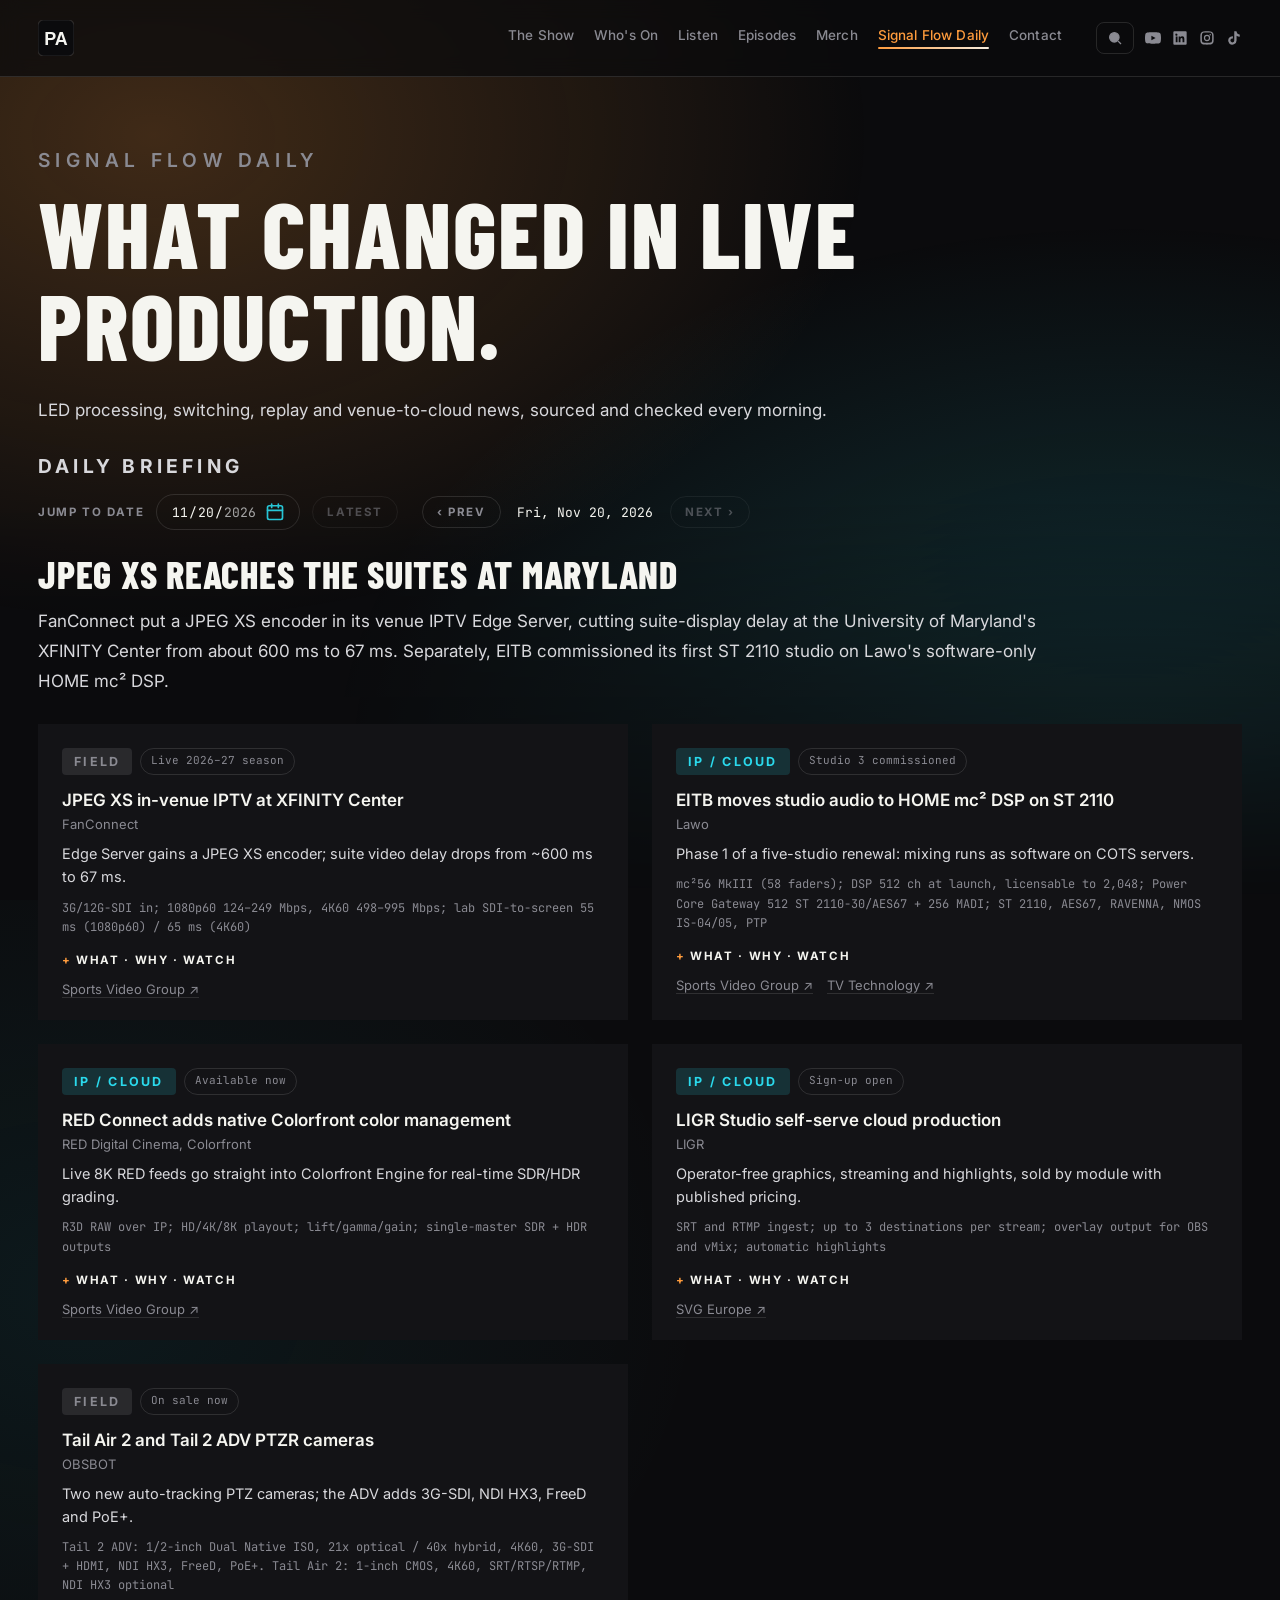
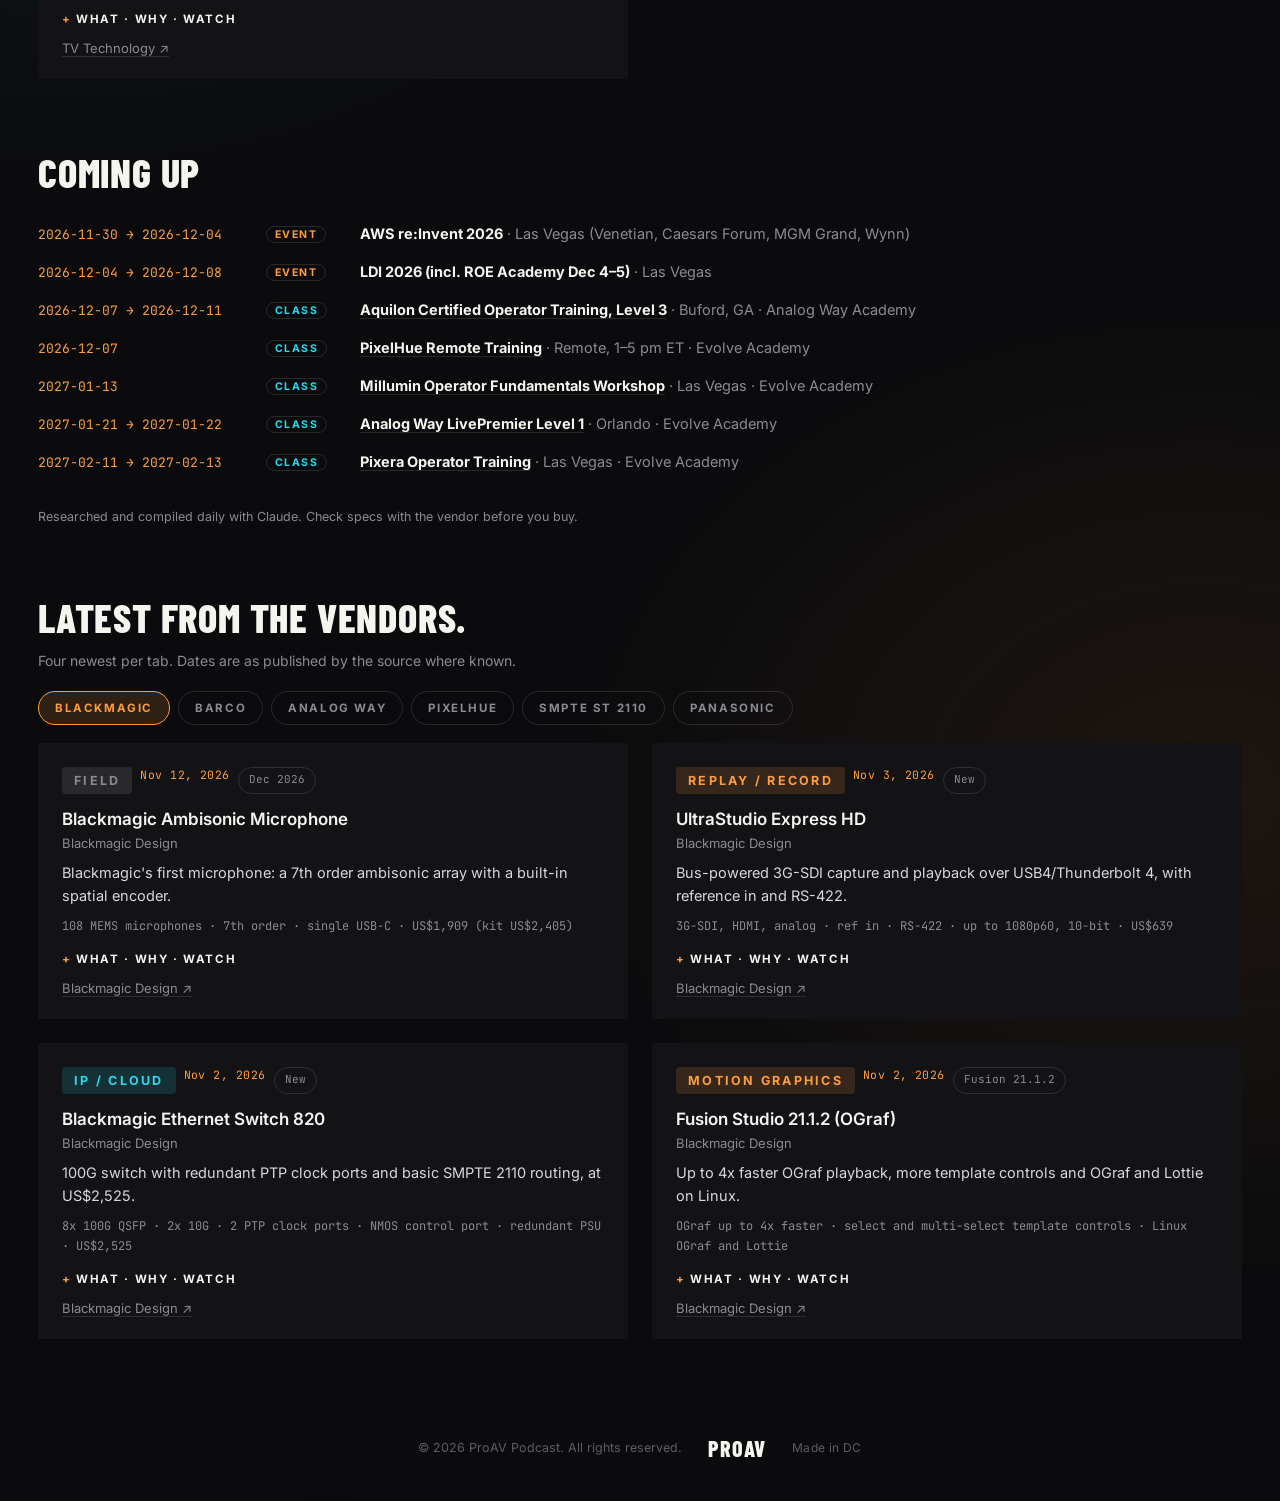
<file: signal-flow-daily.html>
<!DOCTYPE html>
<!-- This page is OFF the playback cue. It used to carry data-cue="cue1", then data-rest, so
     it would open at a dimmed level like the homepage does mid-show. There is no wall here
     and no cue to obey, so it carries no cue attribute at all and renders at full. -->
<html lang="en">
<head>
<meta charset="UTF-8">
<meta name="viewport" content="width=device-width, initial-scale=1.0">
<meta name="referrer" content="strict-origin-when-cross-origin">
<meta name="theme-color" content="#0B0B0D">
<meta name="robots" content="index, follow">
<title>Signal Flow Daily — ProAV Podcast</title>
<meta name="description" content="What changed in live production — LED processing, switching, replay and venue-to-cloud news, sourced and checked every morning.">
<meta property="og:type" content="website">
<meta property="og:site_name" content="ProAV Podcast">
<meta property="og:title" content="Signal Flow Daily — ProAV Podcast">
<meta property="og:description" content="What changed in live production — LED processing, switching, replay and venue-to-cloud news, sourced and checked every morning.">
<meta property="og:image" content="/og-image.png">
<meta property="og:image:width" content="1200">
<meta property="og:image:height" content="630">
<meta property="og:url" content="https://proavpodcast.fm/signal-flow-daily.html">
<link rel="canonical" href="https://proavpodcast.fm/signal-flow-daily.html">
<meta name="twitter:card" content="summary_large_image">
<meta name="twitter:title" content="Signal Flow Daily — ProAV Podcast">
<meta name="twitter:description" content="What changed in live production — LED processing, switching, replay and venue-to-cloud news, sourced and checked every morning.">
<meta name="twitter:image" content="/og-image.png">
<link rel="icon" type="image/svg+xml" href="[data-uri]">
<link rel="preconnect" href="https://fonts.googleapis.com">
<link rel="preconnect" href="https://fonts.gstatic.com" crossorigin>
<link href="https://fonts.googleapis.com/css2?family=Barlow+Condensed:wght@600;700;800&family=Inter:wght@400;500;600;700&family=JetBrains+Mono:wght@400;500&display=swap" rel="stylesheet">
<link rel="stylesheet" href="css/tokens.css">
<link rel="stylesheet" href="css/base.css">
<link rel="stylesheet" href="css/layout.css">
<link rel="stylesheet" href="css/components.css">
<link rel="stylesheet" href="css/signal-flow.css">
</head>
<body>

<nav class="nav">
  <a href="/" class="nav-logo" aria-label="Back to home">
    <svg class="nav-bug" viewBox="0 0 64 64" xmlns="http://www.w3.org/2000/svg">
      <rect width="64" height="64" rx="10" fill="var(--stage-black)" stroke="var(--border-quiet)" stroke-width="2"/>
      <text x="32" y="45" text-anchor="middle"
            font-family="'Arial Black', Impact, Haettenschweiler, 'Arial Narrow Bold', sans-serif"
            font-weight="900" font-size="34" textLength="42" lengthAdjust="spacingAndGlyphs"
            fill="var(--signal-white)">PA</text>
    </svg>
  </a>
  <div class="nav-right">
    <div class="nav-links">
      <a href="/#show">The Show</a>
      <a href="/#guests">Who's On</a>
      <a href="/#listen">Listen</a>
      <a href="/#watch">Episodes</a>
      <a href="/#merch">Merch</a>
      <a href="/signal-flow-daily.html" class="active">Signal Flow Daily</a>
      <a href="/contact">Contact</a>
    </div>
    <div class="nav-social">
      <button class="search-btn" id="searchBtn" aria-label="Search site" type="button">
        <svg viewBox="0 0 24 24" fill="none" stroke="currentColor" stroke-width="2"><circle cx="11" cy="11" r="7"/><line x1="21" y1="21" x2="16.65" y2="16.65"/></svg>
        <kbd>&#8984;K</kbd>
      </button>
      <a href="https://www.youtube.com/@theproavpodcast" aria-label="YouTube" target="_blank" rel="noopener">
        <svg viewBox="0 0 24 24"><path d="M23.5 6.2a3 3 0 0 0-2.1-2.1C19.6 3.5 12 3.5 12 3.5s-7.6 0-9.4.6A3 3 0 0 0 .5 6.2 31.6 31.6 0 0 0 0 12a31.6 31.6 0 0 0 .5 5.8 3 3 0 0 0 2.1 2.1c1.8.6 9.4.6 9.4.6s7.6 0 9.4-.6a3 3 0 0 0 2.1-2.1A31.6 31.6 0 0 0 24 12a31.6 31.6 0 0 0-.5-5.8ZM9.6 15.5v-7l6.3 3.5-6.3 3.5Z"/></svg>
      </a>
      <a href="https://www.linkedin.com/company/theproavpodcast/" aria-label="LinkedIn" target="_blank" rel="noopener">
        <svg viewBox="0 0 24 24"><path d="M20.5 2h-17A1.5 1.5 0 0 0 2 3.5v17A1.5 1.5 0 0 0 3.5 22h17a1.5 1.5 0 0 0 1.5-1.5v-17A1.5 1.5 0 0 0 20.5 2ZM8.3 18.5H5.6V9.7h2.7v8.8ZM7 8.6a1.6 1.6 0 1 1 0-3.1 1.6 1.6 0 0 1 0 3.1Zm11.5 9.9h-2.7v-4.3c0-1 0-2.3-1.4-2.3s-1.7 1.1-1.7 2.3v4.3h-2.7V9.7h2.6v1.2h.1a2.9 2.9 0 0 1 2.6-1.4c2.7 0 3.2 1.8 3.2 4.1v4.9Z"/></svg>
      </a>
      <a href="https://www.instagram.com/theproavpodcast/" aria-label="Instagram" target="_blank" rel="noopener">
        <svg viewBox="0 0 24 24"><path d="M12 2c2.7 0 3.1 0 4.1.1 1.1 0 1.8.2 2.5.5.7.2 1.2.6 1.7 1.1.5.5.9 1 1.1 1.7.3.7.4 1.4.5 2.5 0 1 .1 1.4.1 4.1s0 3.1-.1 4.1c0 1.1-.2 1.8-.5 2.5-.2.7-.6 1.2-1.1 1.7-.5.5-1 .9-1.7 1.1-.7.3-1.4.4-2.5.5-1 0-1.4.1-4.1.1s-3.1 0-4.1-.1c-1.1 0-1.8-.2-2.5-.5a4.6 4.6 0 0 1-1.7-1.1 4.6 4.6 0 0 1-1.1-1.7c-.3-.7-.4-1.4-.5-2.5C2 15.1 2 14.7 2 12s0-3.1.1-4.1c0-1.1.2-1.8.5-2.5.2-.7.6-1.2 1.1-1.7.5-.5 1-.9 1.7-1.1.7-.3 1.4-.4 2.5-.5C8.9 2 9.3 2 12 2Zm0 1.8c-2.7 0-3 0-4 .1-.9 0-1.4.2-1.7.3-.4.2-.7.3-1 .6-.3.3-.5.6-.6 1-.1.3-.3.8-.3 1.7-.1 1-.1 1.3-.1 4s0 3 .1 4c0 .9.2 1.4.3 1.7.2.4.3.7.6 1 .3.3.6.5 1 .6.3.1.8.3 1.7.3 1 .1 1.3.1 4 .1s3 0 4-.1c.9 0 1.4-.2 1.7-.3.4-.2.7-.3 1-.6.3-.3.5-.6.6-1 .1-.3.3-.8.3-1.7.1-1 .1-1.3.1-4s0-3-.1-4c0-.9-.2-1.4-.3-1.7-.2-.4-.3-.7-.6-1a2.7 2.7 0 0 0-1-.6c-.3-.1-.8-.3-1.7-.3-1-.1-1.3-.1-4-.1Zm0 3.5a4.7 4.7 0 1 1 0 9.4 4.7 4.7 0 0 1 0-9.4Zm0 1.8a2.9 2.9 0 1 0 0 5.8 2.9 2.9 0 0 0 0-5.8Zm5.9-2a1.1 1.1 0 1 1-2.2 0 1.1 1.1 0 0 1 2.2 0Z"/></svg>
      </a>
      <a href="https://www.tiktok.com/@the.proav.podcast" aria-label="TikTok" target="_blank" rel="noopener">
        <svg viewBox="0 0 24 24"><path d="M19.59 6.69a4.83 4.83 0 0 1-3.77-4.25V2h-3.45v13.67a2.89 2.89 0 0 1-5.2 1.74 2.89 2.89 0 0 1 2.31-4.64c.3 0 .6.05.88.13V9.4a6.84 6.84 0 0 0-1-.05A6.33 6.33 0 0 0 5 20.1a6.34 6.34 0 0 0 10.86-4.43v-7a8.16 8.16 0 0 0 4.77 1.52v-3.4a4.85 4.85 0 0 1-1-.1Z"/></svg>
      </a>
    </div>
  </div>
  <button class="hamburger" id="hamburgerBtn" aria-label="Open menu" aria-expanded="false">
    <span></span><span></span><span></span>
  </button>
</nav>

<div class="mobile-menu" id="mobileMenu">
  <button class="mobile-search-btn" id="mobileSearchBtn" type="button">
    <svg viewBox="0 0 24 24" fill="none" stroke="currentColor" stroke-width="2"><circle cx="11" cy="11" r="7"/><line x1="21" y1="21" x2="16.65" y2="16.65"/></svg>
    Search
  </button>
  <a href="/#show">The Show</a>
  <a href="/#guests">Who's On</a>
  <a href="/#listen">Listen</a>
  <a href="/#watch">Episodes</a>
  <a href="/#merch">Merch</a>
  <a href="/signal-flow-daily.html" class="active">Signal Flow Daily</a>
  <a href="/contact">Contact</a>
  <div class="footer-social" style="margin-top: 32px;">
    <a href="https://www.youtube.com/@theproavpodcast" aria-label="YouTube" target="_blank" rel="noopener">
      <svg viewBox="0 0 24 24"><path d="M23.5 6.2a3 3 0 0 0-2.1-2.1C19.6 3.5 12 3.5 12 3.5s-7.6 0-9.4.6A3 3 0 0 0 .5 6.2 31.6 31.6 0 0 0 0 12a31.6 31.6 0 0 0 .5 5.8 3 3 0 0 0 2.1 2.1c1.8.6 9.4.6 9.4.6s7.6 0 9.4-.6a3 3 0 0 0 2.1-2.1A31.6 31.6 0 0 0 24 12a31.6 31.6 0 0 0-.5-5.8ZM9.6 15.5v-7l6.3 3.5-6.3 3.5Z"/></svg>
    </a>
    <a href="https://www.linkedin.com/company/theproavpodcast/" aria-label="LinkedIn" target="_blank" rel="noopener">
      <svg viewBox="0 0 24 24"><path d="M20.5 2h-17A1.5 1.5 0 0 0 2 3.5v17A1.5 1.5 0 0 0 3.5 22h17a1.5 1.5 0 0 0 1.5-1.5v-17A1.5 1.5 0 0 0 20.5 2ZM8.3 18.5H5.6V9.7h2.7v8.8ZM7 8.6a1.6 1.6 0 1 1 0-3.1 1.6 1.6 0 0 1 0 3.1Zm11.5 9.9h-2.7v-4.3c0-1 0-2.3-1.4-2.3s-1.7 1.1-1.7 2.3v4.3h-2.7V9.7h2.6v1.2h.1a2.9 2.9 0 0 1 2.6-1.4c2.7 0 3.2 1.8 3.2 4.1v4.9Z"/></svg>
    </a>
    <a href="https://www.instagram.com/theproavpodcast/" aria-label="Instagram" target="_blank" rel="noopener">
      <svg viewBox="0 0 24 24"><path d="M12 2c2.7 0 3.1 0 4.1.1 1.1 0 1.8.2 2.5.5.7.2 1.2.6 1.7 1.1.5.5.9 1 1.1 1.7.3.7.4 1.4.5 2.5 0 1 .1 1.4.1 4.1s0 3.1-.1 4.1c0 1.1-.2 1.8-.5 2.5-.2.7-.6 1.2-1.1 1.7-.5.5-1 .9-1.7 1.1-.7.3-1.4.4-2.5.5-1 0-1.4.1-4.1.1s-3.1 0-4.1-.1c-1.1 0-1.8-.2-2.5-.5a4.6 4.6 0 0 1-1.7-1.1 4.6 4.6 0 0 1-1.1-1.7c-.3-.7-.4-1.4-.5-2.5C2 15.1 2 14.7 2 12s0-3.1.1-4.1c0-1.1.2-1.8.5-2.5.2-.7.6-1.2 1.1-1.7.5-.5 1-.9 1.7-1.1.7-.3 1.4-.4 2.5-.5C8.9 2 9.3 2 12 2Zm0 1.8c-2.7 0-3 0-4 .1-.9 0-1.4.2-1.7.3-.4.2-.7.3-1 .6-.3.3-.5.6-.6 1-.1.3-.3.8-.3 1.7-.1 1-.1 1.3-.1 4s0 3 .1 4c0 .9.2 1.4.3 1.7.2.4.3.7.6 1 .3.3.6.5 1 .6.3.1.8.3 1.7.3 1 .1 1.3.1 4 .1s3 0 4-.1c.9 0 1.4-.2 1.7-.3.4-.2.7-.3 1-.6.3-.3.5-.6.6-1 .1-.3.3-.8.3-1.7.1-1 .1-1.3.1-4s0-3-.1-4c0-.9-.2-1.4-.3-1.7-.2-.4-.3-.7-.6-1a2.7 2.7 0 0 0-1-.6c-.3-.1-.8-.3-1.7-.3-1-.1-1.3-.1-4-.1Zm0 3.5a4.7 4.7 0 1 1 0 9.4 4.7 4.7 0 0 1 0-9.4Zm0 1.8a2.9 2.9 0 1 0 0 5.8 2.9 2.9 0 0 0 0-5.8Zm5.9-2a1.1 1.1 0 1 1-2.2 0 1.1 1.1 0 0 1 2.2 0Z"/></svg>
    </a>
    <a href="https://www.tiktok.com/@the.proav.podcast" aria-label="TikTok" target="_blank" rel="noopener">
      <svg viewBox="0 0 24 24"><path d="M19.59 6.69a4.83 4.83 0 0 1-3.77-4.25V2h-3.45v13.67a2.89 2.89 0 0 1-5.2 1.74 2.89 2.89 0 0 1 2.31-4.64c.3 0 .6.05.88.13V9.4a6.84 6.84 0 0 0-1-.05A6.33 6.33 0 0 0 5 20.1a6.34 6.34 0 0 0 10.86-4.43v-7a8.16 8.16 0 0 0 4.77 1.52v-3.4a4.85 4.85 0 0 1-1-.1Z"/></svg>
    </a>
  </div>
</div>

<div class="search-overlay" id="searchOverlay" onclick="if(event.target===this) closeSiteSearch()">
  <div class="search-panel">
    <div class="search-input-row">
      <svg viewBox="0 0 24 24" fill="none" stroke="currentColor" stroke-width="2"><circle cx="11" cy="11" r="7"/><line x1="21" y1="21" x2="16.65" y2="16.65"/></svg>
      <input type="text" class="search-input" id="searchInput" placeholder="Search episodes, crew roles, merch…" autocomplete="off" aria-label="Search site">
      <button class="search-esc" onclick="closeSiteSearch()" type="button">esc</button>
    </div>
    <div class="search-results" id="searchResults">
      <div class="search-hint">Start typing to search the site — try "hoodie", "FOH", or "cloud".</div>
    </div>
  </div>
</div>


<div class="page-glow" aria-hidden="true"></div>
<section id="signal-flow" class="band-plain sf-page">
  <div class="section-eyebrow reveal">SIGNAL FLOW DAILY</div>
  <h2 class="section-title display reveal">What changed in live production.</h2>
  <p class="sf-lede reveal">LED processing, switching, replay and venue-to-cloud news, sourced and checked every morning.</p>
  <!-- Filled from the Signal Flow feed (falls back to /signal-flow/issues.json) by the Signal Flow script at the bottom of this page. -->
  <div class="sf-issue" id="sfIssue" aria-live="polite">
    <p class="sf-empty">Loading today's briefing…</p>
  </div>
  <div class="sf-bm" id="sfVendors" hidden>
    <div class="sf-bm-head">
      <h3 class="sf-bm-title display">Latest from the vendors.</h3>
      <div class="sf-bm-note">Four newest per tab. Dates are as published by the source where known.</div>
    </div>
    <div class="sf-tabs" id="sfTabs" role="tablist" aria-label="Choose a vendor"></div>
    <div class="sf-items" id="sfBmItems"></div>
  </div>
  <noscript><p class="sf-empty">Turn on JavaScript to read Signal Flow Daily.</p></noscript>
</section>

<footer>
  <div class="footer-meta">&copy; 2026 ProAV Podcast. All rights reserved.</div>
  <a href="/" class="footer-word display" aria-label="Back to home">PROAV</a>
  <div class="footer-madein">Made in DC</div>
</footer>

<script>
  const revealEls = document.querySelectorAll('.reveal');
  const io = new IntersectionObserver((entries) => {
    entries.forEach(e => { if (e.isIntersecting) { e.target.classList.add('visible'); io.unobserve(e.target); } });
  }, { threshold: 0.15 });
  revealEls.forEach(el => io.observe(el));

  // SMIL (SVG) animations don't respond to the CSS prefers-reduced-motion
  // media query on their own, so pause them here if the user has that set.
  if (window.matchMedia('(prefers-reduced-motion: reduce)').matches) {
    document.querySelectorAll('svg').forEach(svg => {
      if (svg.pauseAnimations) svg.pauseAnimations();
    });
  }

  // video modal: click a thumbnail to play, close via button, backdrop click, or Escape
  function openVideoModal(el) {
    const videoId = el.getAttribute('data-video-id');
    const start = el.getAttribute('data-start');
    const startParam = start ? `&start=${start}` : '';
    document.getElementById('videoModalIframe').src =
      `https://www.youtube.com/embed/${videoId}?autoplay=1&rel=0${startParam}`;
    document.getElementById('videoModal').classList.add('open');
    document.body.style.overflow = 'hidden';
  }
  function setWatchSegment(btn) {
    document.querySelectorAll('.watch-seg-btn').forEach(b => b.classList.remove('active'));
    btn.classList.add('active');
    const seg = btn.getAttribute('data-seg');
    const start = btn.getAttribute('data-start');
    const embed = document.querySelector('.watch-hero .video-embed');
    if (embed) embed.setAttribute('data-start', start);
    const label = document.getElementById('watchActiveLabel');
    if (label) {
      label.textContent = seg.toUpperCase();
      label.className = 'video-eyebrow ' + seg;
    }
  }
  function closeVideoModal() {
    document.getElementById('videoModal').classList.remove('open');
    document.getElementById('videoModalIframe').src = ''; // stop playback
    document.body.style.overflow = '';
  }
  document.addEventListener('keydown', (e) => {
    if (e.key === 'Escape') { closeVideoModal(); closeImageModal(); }
  });

  // image lightbox: click a merch swatch to enlarge, close via button, backdrop click, or Escape
  function openImageModal(el) {
    document.getElementById('imageModalImg').src = el.src;
    document.getElementById('imageModalImg').alt = el.alt;
    document.getElementById('imageModal').classList.add('open');
    document.body.style.overflow = 'hidden';
  }
  function closeImageModal() {
    document.getElementById('imageModal').classList.remove('open');
    document.body.style.overflow = '';
  }
  // mobile hamburger menu
  const hamburgerBtn = document.getElementById('hamburgerBtn');
  const mobileMenu = document.getElementById('mobileMenu');
  function closeMenu() {
    hamburgerBtn.classList.remove('open');
    mobileMenu.classList.remove('open');
    hamburgerBtn.setAttribute('aria-expanded', 'false');
  }
  hamburgerBtn.addEventListener('click', () => {
    const isOpen = mobileMenu.classList.toggle('open');
    hamburgerBtn.classList.toggle('open', isOpen);
    hamburgerBtn.setAttribute('aria-expanded', String(isOpen));
  });
  mobileMenu.querySelectorAll('a').forEach(a => a.addEventListener('click', closeMenu));

  // ---------- site search ----------
  // This page's search index links back to the homepage's sections and to
  // the Contact page. The homepage builds its own richer, DOM-derived index.
  (function initSiteSearch() {
    const overlay = document.getElementById('searchOverlay');
    const input = document.getElementById('searchInput');
    const resultsEl = document.getElementById('searchResults');
    const openBtns = [document.getElementById('searchBtn'), document.getElementById('mobileSearchBtn')].filter(Boolean);
    if (!overlay || !input || !resultsEl) return;

    const searchIndex = [
      { cat: 'Section', title: 'The Show', snippet: 'What ProAV covers, episode to episode.', href: '/#show' },
      { cat: 'Section', title: "Who's On the Show", snippet: 'The roles behind every production.', href: '/#guests' },
      { cat: 'Section', title: 'Episodes', snippet: 'Episodes and video segments.', href: '/#watch' },
      { cat: 'Section', title: 'Signal Flow Daily', snippet: 'Daily live production and ProAV news.', el: document.getElementById('signal-flow') },
      { cat: 'Section', title: 'Listen', snippet: 'Platforms carrying the show.', href: '/#listen' },
      { cat: 'Section', title: 'Merch', snippet: 'Tee, hoodie, cap, and sticker — wear the signal.', href: '/#merch' },
      { cat: 'Page', title: 'Contact', snippet: 'Guest pitches, sponsor inquiries, and general contact.', href: '/contact' },
    ];

    let activeIndex = -1;
    let currentResults = [];

    function openSiteSearch() {
      overlay.classList.add('open');
      document.body.style.overflow = 'hidden';
      input.value = '';
      renderResults([]);
      setTimeout(() => input.focus(), 50);
    }

    function closeSiteSearchImpl() {
      overlay.classList.remove('open');
      document.body.style.overflow = '';
    }
    window.closeSiteSearch = closeSiteSearchImpl;

    function scoreMatch(entry, terms) {
      const hay = (entry.title + ' ' + entry.cat + ' ' + entry.snippet).toLowerCase();
      let score = 0;
      for (const term of terms) {
        if (!hay.includes(term)) return -1;
        if (entry.title.toLowerCase().startsWith(term)) score += 3;
        else if (entry.title.toLowerCase().includes(term)) score += 2;
        else score += 1;
      }
      return score;
    }

    function escapeHtml(s) {
      const d = document.createElement('div');
      d.textContent = s;
      return d.innerHTML;
    }

    function renderResults(results) {
      currentResults = results;
      activeIndex = -1;
      if (!input.value.trim()) {
        resultsEl.innerHTML = '<div class="search-hint">Start typing to search the site — try "hoodie", "FOH", or "cloud".</div>';
        return;
      }
      if (results.length === 0) {
        resultsEl.innerHTML = '<div class="search-empty">No matches. Try a different term.</div>';
        return;
      }
      resultsEl.innerHTML = '';
      results.forEach((r, i) => {
        const btn = document.createElement('button');
        btn.className = 'search-result';
        btn.type = 'button';
        btn.dataset.index = i;
        btn.innerHTML =
          '<div class="search-result-cat">' + escapeHtml(r.cat) + '</div>' +
          '<div class="search-result-title">' + escapeHtml(r.title) + '</div>' +
          (r.snippet ? '<div class="search-result-snippet">' + escapeHtml(r.snippet) + '</div>' : '');
        btn.addEventListener('click', () => goToResult(r));
        resultsEl.appendChild(btn);
      });
    }

    function goToResult(r) {
      closeSiteSearchImpl();
      if (r.href) {
        window.location.href = r.href;
        return;
      }
      if (!r.el) return;
      setTimeout(() => { r.el.scrollIntoView({ behavior: 'smooth', block: 'center' }); }, 100);
    }

    input.addEventListener('input', () => {
      const q = input.value.trim().toLowerCase();
      if (!q) { renderResults([]); return; }
      const terms = q.split(/\s+/).filter(Boolean);
      const scored = searchIndex
        .map(entry => ({ entry, score: scoreMatch(entry, terms) }))
        .filter(x => x.score >= 0)
        .sort((a, b) => b.score - a.score)
        .map(x => x.entry);
      renderResults(scored);
    });

    input.addEventListener('keydown', (e) => {
      const items = resultsEl.querySelectorAll('.search-result');
      if (e.key === 'ArrowDown') {
        e.preventDefault();
        activeIndex = Math.min(activeIndex + 1, items.length - 1);
        items.forEach((el, i) => el.classList.toggle('active', i === activeIndex));
        if (items[activeIndex]) items[activeIndex].scrollIntoView({ block: 'nearest' });
      } else if (e.key === 'ArrowUp') {
        e.preventDefault();
        activeIndex = Math.max(activeIndex - 1, 0);
        items.forEach((el, i) => el.classList.toggle('active', i === activeIndex));
        if (items[activeIndex]) items[activeIndex].scrollIntoView({ block: 'nearest' });
      } else if (e.key === 'Enter') {
        if (activeIndex >= 0 && currentResults[activeIndex]) {
          goToResult(currentResults[activeIndex]);
        } else if (currentResults[0]) {
          goToResult(currentResults[0]);
        }
      }
    });

    openBtns.forEach(btn => btn.addEventListener('click', () => {
      if (typeof closeMenu === 'function') closeMenu();
      openSiteSearch();
    }));

    document.addEventListener('keydown', (e) => {
      const tag = (e.target.tagName || '').toLowerCase();
      const typing = tag === 'input' || tag === 'textarea' || e.target.isContentEditable;
      if ((e.metaKey || e.ctrlKey) && e.key.toLowerCase() === 'k') {
        e.preventDefault();
        overlay.classList.contains('open') ? closeSiteSearchImpl() : openSiteSearch();
      } else if (e.key === '/' && !typing && !overlay.classList.contains('open')) {
        e.preventDefault();
        openSiteSearch();
      } else if (e.key === 'Escape' && overlay.classList.contains('open')) {
        closeSiteSearchImpl();
      }
    });
  })();
</script>
<script>
  /* ---------- Signal Flow Daily ----------
     Reads the live feed (see FEED_URL below), falling back to /signal-flow/issues.json
     ({ updated, issues: [...] }, newest first). */
  (function () {
    const box = document.getElementById('sfIssue');
    if (!box) return;
    const BEATS = {
      led:       { label: 'LED / PROCESSING', seg: 'mainstage' },
      switching: { label: 'SWITCHING',        seg: 'mainstage' },
      replay:    { label: 'REPLAY / RECORD',  seg: 'mainstage' },
      cloud:     { label: 'IP / CLOUD',       seg: 'cloud' },
      field:     { label: 'FIELD',            seg: 'backstage' },
      graphics:  { label: 'MOTION GRAPHICS',  seg: 'mainstage' }
    };
    // Blackmagic Fusion (and Fusion Studio) items are always tagged MOTION GRAPHICS
    const beatOf = it => (/\bfusion\b/i.test(it.title || '') && /blackmagic/i.test((it.vendor || '') + ' ' + (it.title || ''))) ? 'graphics' : it.beat;
    const esc = v => String(v == null ? '' : v).replace(/[&<>"']/g, c => ({ '&': '&amp;', '<': '&lt;', '>': '&gt;', '"': '&quot;', "'": '&#39;' }[c]));
    const safeUrl = u => /^https?:\/\//i.test(u || '') ? u : '#';
    const fmt = d => { try { return new Date(d + 'T12:00:00').toLocaleDateString('en-US', { weekday: 'short', month: 'short', day: 'numeric', year: 'numeric' }); } catch (e) { return d; } };
    let issues = [], idx = 0, jumpNote = '';
    const fmtShort = d => { try { return new Date(d + 'T12:00:00').toLocaleDateString('en-US', { month: 'short', day: 'numeric', year: 'numeric' }); } catch (e) { return d; } };
    // jump to a specific date; if there is no issue that day, show the newest one before it
    function jumpTo(v) {
      if (!v) return;
      let i = issues.findIndex(it => it.date === v);
      jumpNote = '';
      if (i < 0) {
        i = issues.findIndex(it => it.date < v);
        if (i < 0) i = issues.length - 1;
        jumpNote = 'No issue on ' + fmtShort(v) + ' — showing ' + fmtShort(issues[i].date);
      }
      idx = i; render();
    }

    function itemHtml(it, when) {
      const b = BEATS[beatOf(it)] || BEATS.field;
      let h = '<article class="sf-item tile"><div class="sf-chips"><span class="segment-chip ' + b.seg + '">' + b.label + '</span>' +
        (when ? '<span class="sf-when">' + esc(when) + '</span>' : '') +
        (it.status_label ? '<span class="sf-status">' + esc(it.status_label) + '</span>' : '') +
        (it.price ? '<span class="sf-status">' + esc(it.price) + '</span>' : '') + '</div>' +
        '<h3>' + esc(it.title) + '</h3><div class="sf-vendor">' + esc(it.vendor) + '</div>' +
        '<p class="sf-brief">' + esc(it.brief) + '</p>' +
        (it.spec ? '<p class="sf-spec">' + esc(it.spec) + '</p>' : '');
      if (it.what || it.why || it.watch) {
        h += '<details><summary>WHAT \u00b7 WHY \u00b7 WATCH</summary><dl class="sf-detail">' +
          (it.what ? '<dt>WHAT</dt><dd>' + esc(it.what) + '</dd>' : '') +
          (it.why ? '<dt>WHY</dt><dd>' + esc(it.why) + '</dd>' : '') +
          (it.watch ? '<dt>WATCH</dt><dd>' + esc(it.watch) + '</dd>' : '') + '</dl></details>';
      }
      if (it.sources && it.sources.length) {
        h += '<div class="sf-sources">' + it.sources.map(s => '<a href="' + esc(safeUrl(s.url)) + '" target="_blank" rel="noopener">' + esc(s.label || 'Source') + ' \u2197</a>').join('') + '</div>';
      }
      return h + '</article>';
    }

    /* Latest by vendor: tabs for Blackmagic, Barco, Analog Way, PixelHue (four cards each).
       Items come from /signal-flow/vendors.json (curated, dated by the source) merged with any briefing item
       whose lead vendor matches. Duplicates by title are dropped, curated items win. */
    const VENDORS = [
      { key: 'blackmagic', label: 'BLACKMAGIC', test: it => /^\s*blackmagic/i.test(it.vendor || '') || /blackmagic/i.test(it.title || '') },
      { key: 'barco',      label: 'BARCO',      test: it => /^\s*barco/i.test(it.vendor || '') || /\bbarco\b/i.test(it.title || '') },
      { key: 'analogway',  label: 'ANALOG WAY', test: it => /^\s*analog ?way/i.test(it.vendor || '') || /aquilon|analog ?way/i.test(it.title || '') },
      { key: 'pixelhue',   label: 'PIXELHUE',   test: it => /^\s*pixel ?hue/i.test(it.vendor || '') || /pixelhue|\b(q8|p80|p20)\b/i.test(it.title || '') }
    ];
    const LIMIT = 4;
    let vendorData = {}, activeVendor = null;
    const keyOf = t => String(t || '').toLowerCase().replace(/[^a-z0-9]+/g, ' ').trim();

    function vendorItems(v) {
      // order: pinned (owner-curated, always first) > dated items newest first > curated fillers (only until the tab holds LIMIT cards)
      const seen = new Set(), pin = [], out = [], fill = [];
      const add = (arr, it, date, when) => {
        const k = keyOf(it.title); if (seen.has(k)) return;
        seen.add(k); arr.push({ it: it, date: date || '', when: when || (date ? fmt(date) : '') });
      };
      const vd = vendorData[v.key] || {}, cur = vd.curated || [];
      cur.filter(c => c.pinned).forEach(c => add(pin, c, c.date, c.when));
      (vd.items || []).forEach(it => add(out, it, it.date, it.when));
      // a vendor flagged "direct" in vendors.json shows only its own curated list, never briefing items from trade coverage
      if (!vd.direct) issues.forEach(iss => (iss.items || []).forEach(it => { if (v.test(it)) add(out, it, iss.date); }));
      out.sort((a, b) => a.date < b.date ? 1 : -1);
      cur.filter(c => !c.pinned).forEach(c => add(fill, c, c.date, c.when));
      return pin.concat(out, fill).slice(0, LIMIT);
    }

    function renderVendors() {
      const wrap = document.getElementById('sfVendors'), grid = document.getElementById('sfBmItems'), tabs = document.getElementById('sfTabs');
      if (!wrap || !grid || !tabs) return;
      const have = VENDORS.map(v => ({ v: v, items: vendorItems(v) })).filter(x => x.items.length);
      if (!have.length) { wrap.hidden = true; return; }
      if (!activeVendor || !have.some(x => x.v.key === activeVendor)) activeVendor = have[0].v.key;
      tabs.innerHTML = have.map(x => '<button type="button" role="tab" class="sf-tab' + (x.v.key === activeVendor ? ' active' : '') +
        '" data-v="' + x.v.key + '" aria-selected="' + (x.v.key === activeVendor) + '">' + esc(x.v.label) + '</button>').join('');
      const cur = have.find(x => x.v.key === activeVendor);
      grid.innerHTML = cur.items.map(o => itemHtml(o.it, o.when)).join('');
      tabs.querySelectorAll('.sf-tab').forEach(btn => btn.onclick = () => { activeVendor = btn.dataset.v; renderVendors(); });
      wrap.hidden = false;
    }

    function render() {
      const x = issues[idx];
      if (!x) { box.innerHTML = '<p class="sf-empty">No briefing yet.</p>'; return; }
      const when = x.kind === 'weekly' && x.week_start ? fmt(x.week_start) + ' – ' + fmt(x.week_end) : fmt(x.date);
      let h = '<div class="sf-bar"><span class="sf-kind">' + (x.kind === 'weekly' ? 'WEEKLY ROUNDUP' : 'DAILY BRIEFING') + '</span>' +
        '</div>' +
        '<div class="sf-jump"><label class="sf-jump-label" for="sfDate">JUMP TO DATE</label>' +
          '<input type="date" id="sfDate" class="sf-date-input" min="' + esc(issues[issues.length - 1].date) + '" max="' + esc(issues[0].date) + '" value="' + esc(x.date) + '">' +
          '<button type="button" class="sf-step" id="sfLatest" ' + (idx === 0 ? 'disabled' : '') + ' aria-label="Jump to the latest issue">LATEST</button>' +
        '<div class="sf-nav">' +
          '<button type="button" class="sf-step" id="sfOlder" ' + (idx >= issues.length - 1 ? 'disabled' : '') + ' aria-label="Previous issue">‹ PREV</button>' +
          '<span class="sf-date">' + esc(when) + '</span>' +
          '<button type="button" class="sf-step" id="sfNewer" ' + (idx === 0 ? 'disabled' : '') + ' aria-label="Next issue">NEXT ›</button>' +
        '</div>' +
          (jumpNote ? '<span class="sf-note" role="status">' + esc(jumpNote) + '</span>' : '') + '</div>' +
        '<h3 class="sf-headline display">' + esc(x.headline) + '</h3>' +
        '<p class="sf-topline">' + esc(x.topline) + '</p><div class="sf-items">';
      (x.items || []).forEach(it => { h += itemHtml(it); });
      h += '</div>';
      if (x.watch && x.watch.length) {
        h += '<div class="sf-coming"><div class="sf-coming-label">COMING UP</div><ul>' + x.watch.map(w =>
          '<li><time>' + esc(w.date) + (w.end && w.end !== w.date ? ' → ' + esc(w.end) : '') + '</time>' +
          '<span class="sf-tag-slot">' + '<span class="sf-tag' + (w.kind === 'class' ? '' : ' event') + '">' + (w.kind === 'class' ? 'CLASS' : 'EVENT') + '</span>' + '</span><div><strong>' + (w.kind === 'class' && safeUrl(w.url) !== '#' ? '<a class="sf-link" href="' + esc(safeUrl(w.url)) + '" target="_blank" rel="noopener">' + esc(String(w.name || '').replace(/^Class:\s*/, '')) + '</a>' : esc(w.name)) + '</strong>' + (w.place ? ' <span class="place">· ' + esc(w.place) + '</span>' : '') + '</div></li>').join('') + '</ul></div>';
      }
      h += '<div class="sf-foot">Researched and compiled daily with Claude. Check specs with the vendor before you buy.</div>';
      box.innerHTML = h;
      const o = document.getElementById('sfOlder'), n = document.getElementById('sfNewer');
      if (o) o.onclick = () => { if (idx < issues.length - 1) { idx++; jumpNote = ''; render(); } };
      if (n) n.onclick = () => { if (idx > 0) { idx--; jumpNote = ''; render(); } };
      const l = document.getElementById('sfLatest'), dt = document.getElementById('sfDate');
      if (l) l.onclick = () => { idx = 0; jumpNote = ''; render(); };
      if (dt) dt.onchange = () => jumpTo(dt.value);
    }

    // Live feed (updated daily by the Signal Flow task); falls back to the
    // copy bundled with the site if the feed can't be reached.
    const FEED_URL = 'https://magekfilmworks.github.io/proav-signal-flow-feed/issues.json';
    const loadJson = u => fetch(u, { cache: 'no-cache' }).then(r => { if (!r.ok) throw new Error(r.status); return r.json(); });
    // Curated vendor items (Barco, Analog Way, PixelHue): live copy from the feed, bundled copy as backup.
    const VENDORS_URL = 'https://magekfilmworks.github.io/proav-signal-flow-feed/vendors.json';
    const loadVendors = loadJson(VENDORS_URL)
      .catch(() => loadJson('/signal-flow/vendors.json'))
      .then(d => {
        (d.vendors || []).forEach(v => {
          vendorData[v.key] = v;
          // A vendor that isn't built in gets its own tab: give it "label" (and optionally "match", a regex tested against item vendor/title) in vendors.json.
          if (!VENDORS.some(x => x.key === v.key) && (v.items || []).length) {
            let re = null; try { re = v.match ? new RegExp(v.match, 'i') : null; } catch (e) {}
            VENDORS.push({ key: v.key, label: String(v.label || v.key).toUpperCase(), test: it => !!re && (re.test(it.vendor || '') || re.test(it.title || '')) });
          }
        });
      })
      .catch(() => {});
    loadJson(FEED_URL)
      .catch(() => loadJson('/signal-flow/issues.json'))
      .then(d => { issues = (d.issues || []).slice().sort((a, b) => a.date < b.date ? 1 : -1); render(); return loadVendors; })
      .then(() => renderVendors())
      .catch(() => { box.innerHTML = '<p class="sf-empty">Signal Flow Daily is unavailable right now.</p>'; });
  })();
</script>
<script>
  // dim section headers as they scroll up toward the top of the screen
  (function () {
    if (window.matchMedia('(prefers-reduced-motion: reduce)').matches) return;
    const titles = Array.from(document.querySelectorAll('.section-title.display'));
    if (!titles.length) return;
    let ticking = false;
    function update() {
      ticking = false;
      const vh = window.innerHeight;
      titles.forEach(t => {
        const r = t.getBoundingClientRect();
        // full brightness only while the title's bottom is in the lower quarter of the screen;
        // fades to 15% as its bottom reaches the top edge. This title sits at the very top of the
        // page, so it starts white and bright exactly where it rests at scroll 0.
        const start = Math.min(vh * 0.75, r.bottom + window.scrollY);
        const p = Math.min(1, Math.max(0, r.bottom / start));
        const v = (Math.round((0.15 + 0.85 * p) * 40) / 40).toFixed(3);
        if (t._dim !== v) { t._dim = v; t.style.setProperty('--dim', v); }
        // starts at the softened heading white, then shifts through amber to cyan as it rises
        const h = Math.round((1 - p) * 40) / 40;
        if (t._h !== h) {
          t._h = h;
          const W = [245, 245, 240], A = [255, 156, 61], C = [42, 217, 236];   // --signal-white; must match the --tc fallback in base.css
          const f = h < 0.5 ? h * 2 : (h - 0.5) * 2, a = h < 0.5 ? W : A, b = h < 0.5 ? A : C;
          t.style.setProperty('--tc', a.map((x, i) => Math.round(x + (b[i] - x) * f)).join(','));
        }
      });
    }
    window.addEventListener('scroll', () => { if (!ticking) { ticking = true; requestAnimationFrame(update); } }, { passive: true });
    window.addEventListener('resize', update);
    update();
  })();

  // mark the page as scrolling so hover effects don't fire under a stationary cursor
  (function () {
    let t;
    const root = document.documentElement;
    window.addEventListener('scroll', () => {
      root.classList.add('is-scrolling');
      clearTimeout(t);
      t = setTimeout(() => root.classList.remove('is-scrolling'), 200);
    }, { passive: true });
  })();
</script>
</body>
</html>
</file>
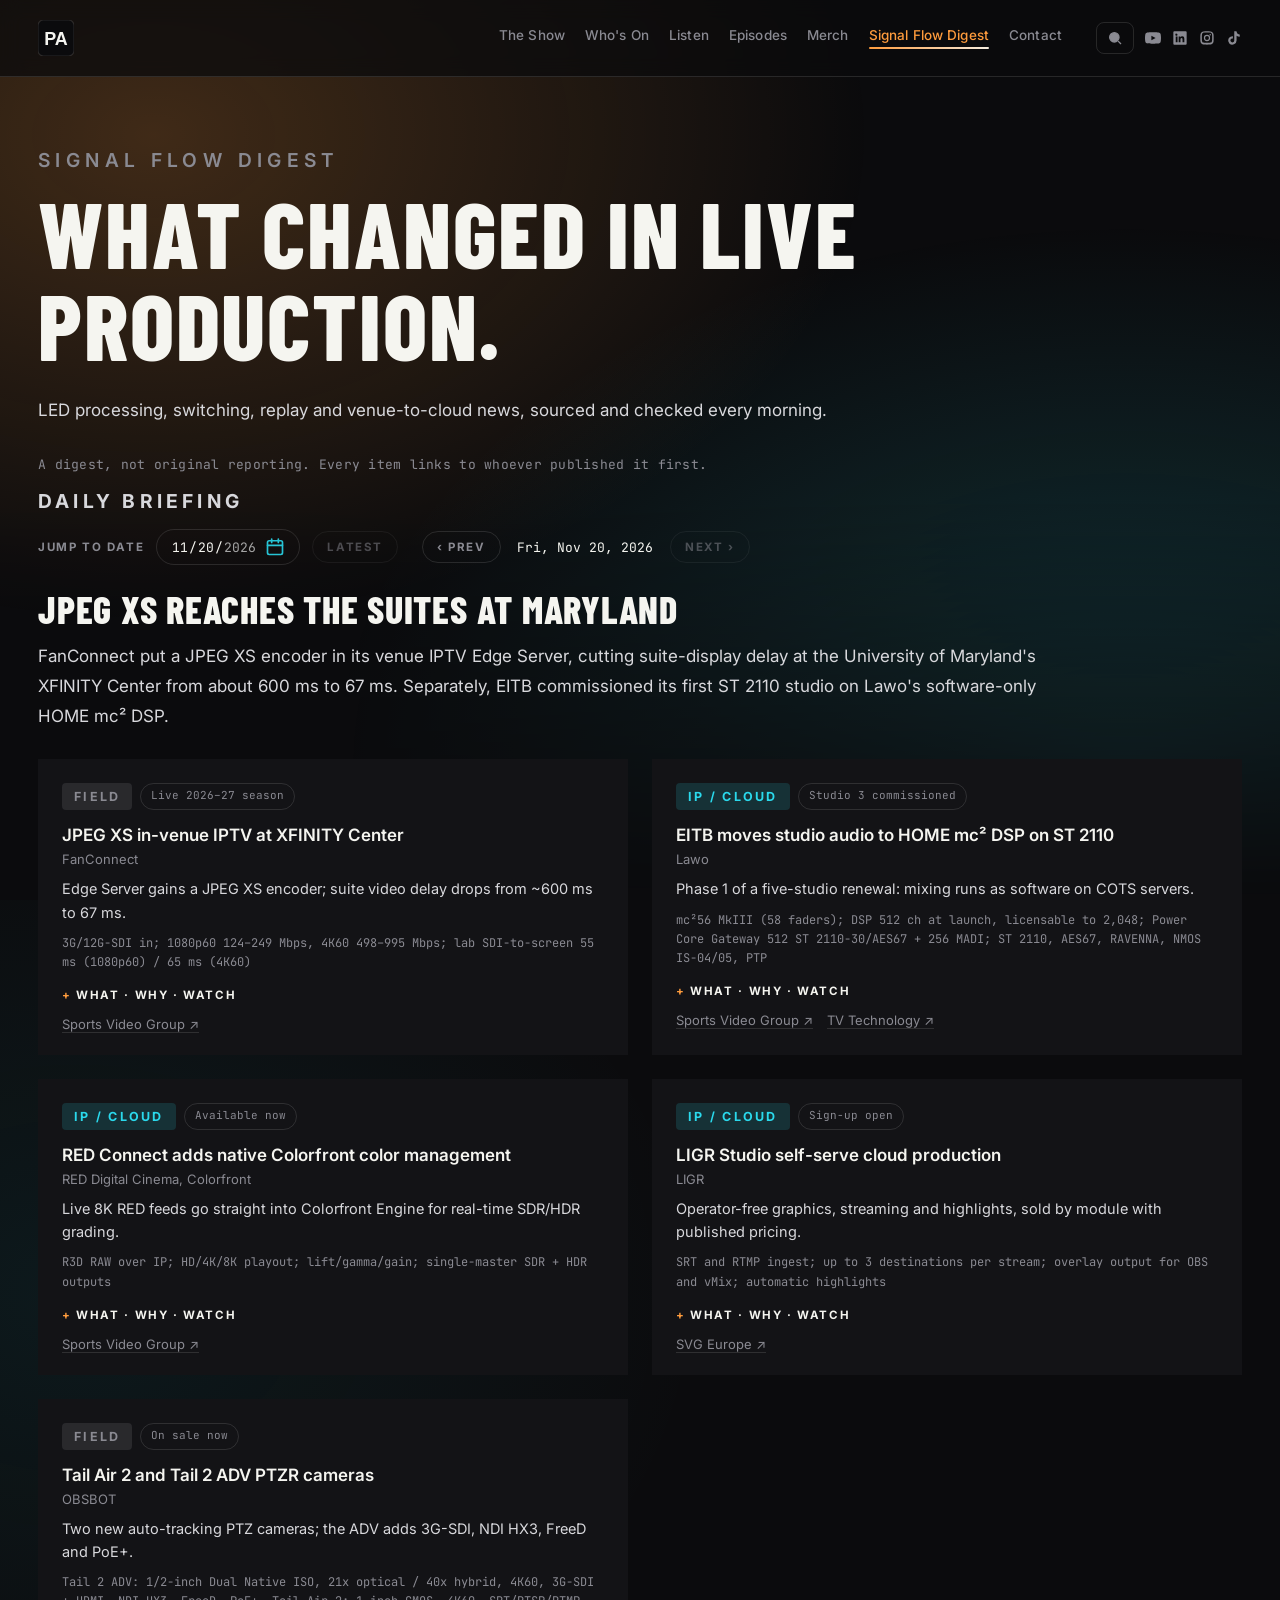
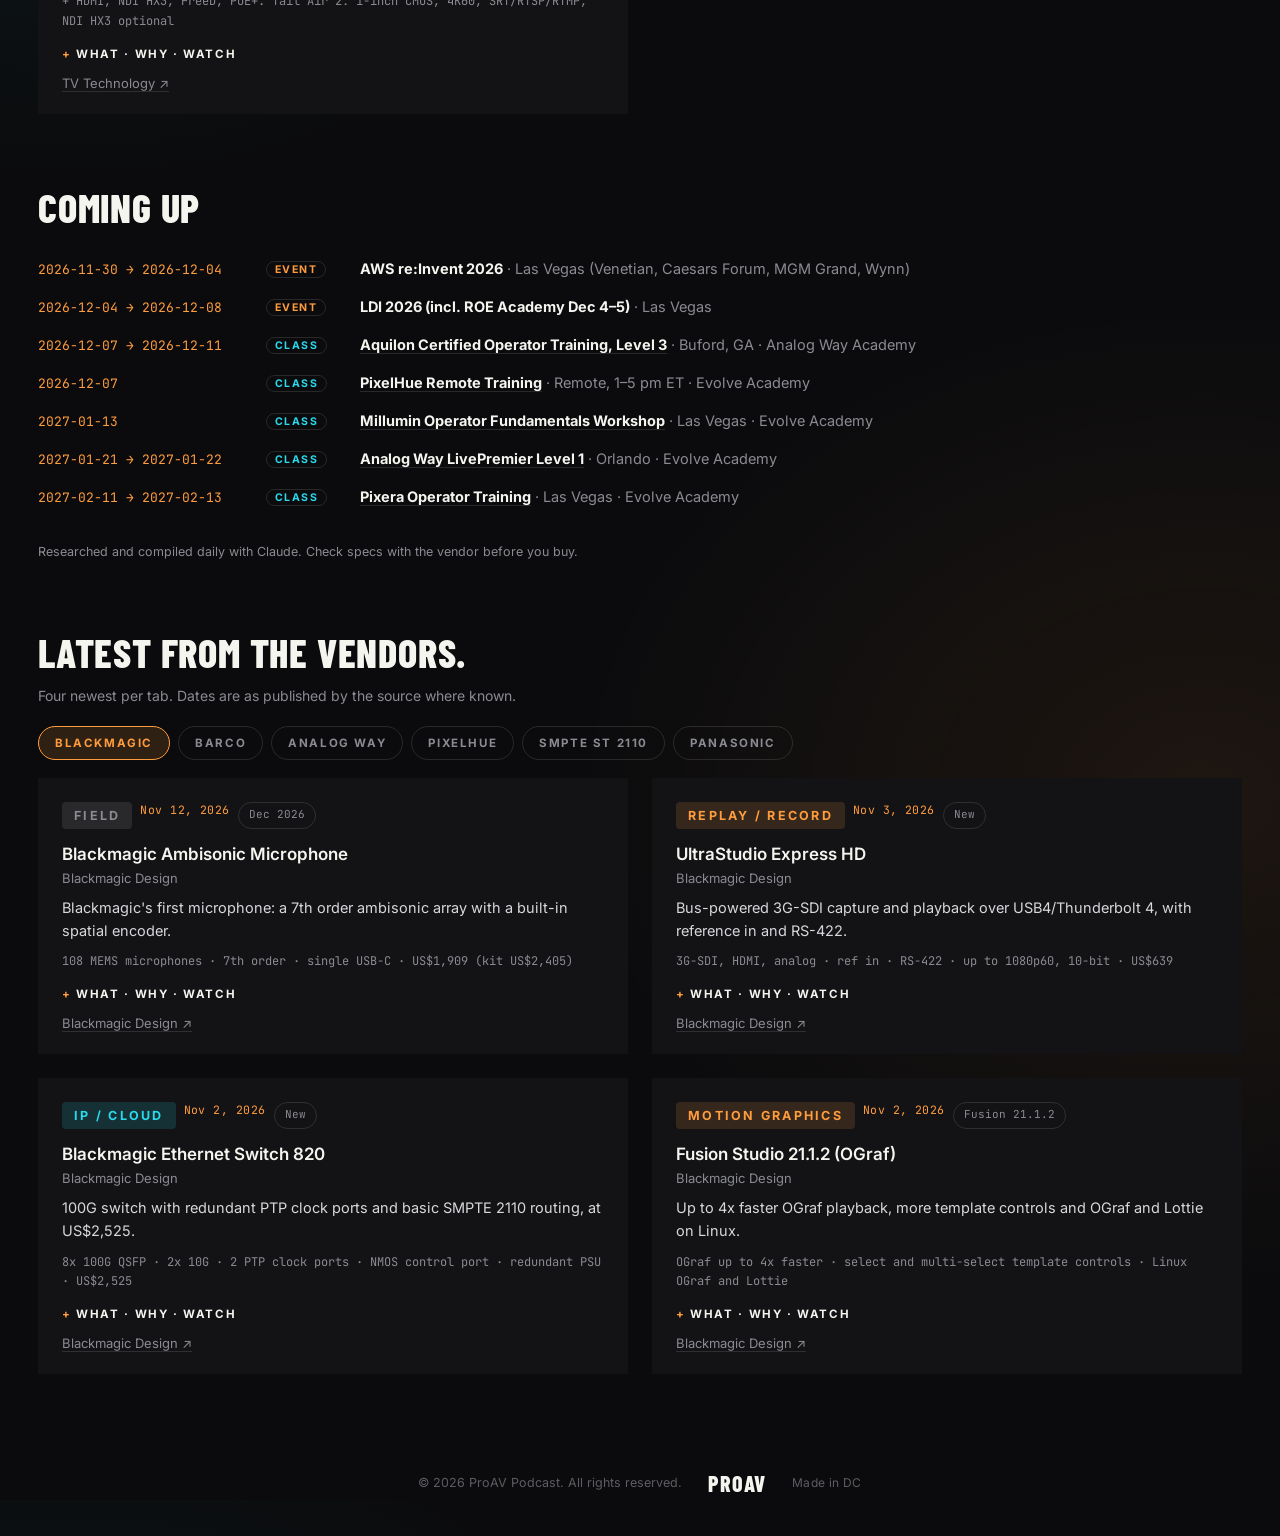
<file: signal-flow-digest.html>
<!DOCTYPE html>
<!-- This page is OFF the playback cue. It used to carry data-cue="cue1", then data-rest, so
     it would open at a dimmed level like the homepage does mid-show. There is no wall here
     and no cue to obey, so it carries no cue attribute at all and renders at full. -->
<html lang="en">
<head>
<meta charset="UTF-8">
<meta name="viewport" content="width=device-width, initial-scale=1.0">
<meta name="referrer" content="strict-origin-when-cross-origin">
<meta name="theme-color" content="#0B0B0D">
<meta name="robots" content="index, follow">
<title>Signal Flow Digest — ProAV Podcast</title>
<meta name="description" content="What changed in live production — LED processing, switching, replay and venue-to-cloud news, sourced and checked every morning.">
<meta property="og:type" content="website">
<meta property="og:site_name" content="ProAV Podcast">
<meta property="og:title" content="Signal Flow Digest — ProAV Podcast">
<meta property="og:description" content="What changed in live production — LED processing, switching, replay and venue-to-cloud news, sourced and checked every morning.">
<meta property="og:image" content="/og-image.png">
<meta property="og:image:width" content="1200">
<meta property="og:image:height" content="630">
<meta property="og:url" content="https://proavpodcast.fm/signal-flow-digest.html">
<link rel="canonical" href="https://proavpodcast.fm/signal-flow-digest.html">
<meta name="twitter:card" content="summary_large_image">
<meta name="twitter:title" content="Signal Flow Digest — ProAV Podcast">
<meta name="twitter:description" content="What changed in live production — LED processing, switching, replay and venue-to-cloud news, sourced and checked every morning.">
<meta name="twitter:image" content="/og-image.png">
<link rel="icon" type="image/svg+xml" href="[data-uri]">
<link rel="preconnect" href="https://fonts.googleapis.com">
<link rel="preconnect" href="https://fonts.gstatic.com" crossorigin>
<link href="https://fonts.googleapis.com/css2?family=Barlow+Condensed:wght@600;700;800&family=Inter:wght@400;500;600;700&family=JetBrains+Mono:wght@400;500&display=swap" rel="stylesheet">
<link rel="stylesheet" href="css/tokens.css">
<link rel="stylesheet" href="css/base.css">
<link rel="stylesheet" href="css/layout.css">
<link rel="stylesheet" href="css/components.css">
<link rel="stylesheet" href="css/signal-flow.css">
</head>
<body>

<nav class="nav">
  <a href="/" class="nav-logo" aria-label="Back to home">
    <svg class="nav-bug" viewBox="0 0 64 64" xmlns="http://www.w3.org/2000/svg">
      <rect width="64" height="64" rx="10" fill="var(--stage-black)" stroke="var(--border-quiet)" stroke-width="2"/>
      <text x="32" y="45" text-anchor="middle"
            font-family="'Arial Black', Impact, Haettenschweiler, 'Arial Narrow Bold', sans-serif"
            font-weight="900" font-size="34" textLength="42" lengthAdjust="spacingAndGlyphs"
            fill="var(--signal-white)">PA</text>
    </svg>
  </a>
  <div class="nav-right">
    <div class="nav-links">
      <a href="/#show">The Show</a>
      <a href="/#guests">Who's On</a>
      <a href="/#listen">Listen</a>
      <a href="/#watch">Episodes</a>
      <a href="/#merch">Merch</a>
      <a href="/signal-flow-digest.html" class="active">Signal Flow Digest</a>
      <a href="/contact">Contact</a>
    </div>
    <div class="nav-social">
      <button class="search-btn" id="searchBtn" aria-label="Search site" type="button">
        <svg viewBox="0 0 24 24" fill="none" stroke="currentColor" stroke-width="2"><circle cx="11" cy="11" r="7"/><line x1="21" y1="21" x2="16.65" y2="16.65"/></svg>
        <kbd>&#8984;K</kbd>
      </button>
      <a href="https://www.youtube.com/@theproavpodcast" aria-label="YouTube" target="_blank" rel="noopener">
        <svg viewBox="0 0 24 24"><path d="M23.5 6.2a3 3 0 0 0-2.1-2.1C19.6 3.5 12 3.5 12 3.5s-7.6 0-9.4.6A3 3 0 0 0 .5 6.2 31.6 31.6 0 0 0 0 12a31.6 31.6 0 0 0 .5 5.8 3 3 0 0 0 2.1 2.1c1.8.6 9.4.6 9.4.6s7.6 0 9.4-.6a3 3 0 0 0 2.1-2.1A31.6 31.6 0 0 0 24 12a31.6 31.6 0 0 0-.5-5.8ZM9.6 15.5v-7l6.3 3.5-6.3 3.5Z"/></svg>
      </a>
      <a href="https://www.linkedin.com/company/theproavpodcast/" aria-label="LinkedIn" target="_blank" rel="noopener">
        <svg viewBox="0 0 24 24"><path d="M20.5 2h-17A1.5 1.5 0 0 0 2 3.5v17A1.5 1.5 0 0 0 3.5 22h17a1.5 1.5 0 0 0 1.5-1.5v-17A1.5 1.5 0 0 0 20.5 2ZM8.3 18.5H5.6V9.7h2.7v8.8ZM7 8.6a1.6 1.6 0 1 1 0-3.1 1.6 1.6 0 0 1 0 3.1Zm11.5 9.9h-2.7v-4.3c0-1 0-2.3-1.4-2.3s-1.7 1.1-1.7 2.3v4.3h-2.7V9.7h2.6v1.2h.1a2.9 2.9 0 0 1 2.6-1.4c2.7 0 3.2 1.8 3.2 4.1v4.9Z"/></svg>
      </a>
      <a href="https://www.instagram.com/theproavpodcast/" aria-label="Instagram" target="_blank" rel="noopener">
        <svg viewBox="0 0 24 24"><path d="M12 2c2.7 0 3.1 0 4.1.1 1.1 0 1.8.2 2.5.5.7.2 1.2.6 1.7 1.1.5.5.9 1 1.1 1.7.3.7.4 1.4.5 2.5 0 1 .1 1.4.1 4.1s0 3.1-.1 4.1c0 1.1-.2 1.8-.5 2.5-.2.7-.6 1.2-1.1 1.7-.5.5-1 .9-1.7 1.1-.7.3-1.4.4-2.5.5-1 0-1.4.1-4.1.1s-3.1 0-4.1-.1c-1.1 0-1.8-.2-2.5-.5a4.6 4.6 0 0 1-1.7-1.1 4.6 4.6 0 0 1-1.1-1.7c-.3-.7-.4-1.4-.5-2.5C2 15.1 2 14.7 2 12s0-3.1.1-4.1c0-1.1.2-1.8.5-2.5.2-.7.6-1.2 1.1-1.7.5-.5 1-.9 1.7-1.1.7-.3 1.4-.4 2.5-.5C8.9 2 9.3 2 12 2Zm0 1.8c-2.7 0-3 0-4 .1-.9 0-1.4.2-1.7.3-.4.2-.7.3-1 .6-.3.3-.5.6-.6 1-.1.3-.3.8-.3 1.7-.1 1-.1 1.3-.1 4s0 3 .1 4c0 .9.2 1.4.3 1.7.2.4.3.7.6 1 .3.3.6.5 1 .6.3.1.8.3 1.7.3 1 .1 1.3.1 4 .1s3 0 4-.1c.9 0 1.4-.2 1.7-.3.4-.2.7-.3 1-.6.3-.3.5-.6.6-1 .1-.3.3-.8.3-1.7.1-1 .1-1.3.1-4s0-3-.1-4c0-.9-.2-1.4-.3-1.7-.2-.4-.3-.7-.6-1a2.7 2.7 0 0 0-1-.6c-.3-.1-.8-.3-1.7-.3-1-.1-1.3-.1-4-.1Zm0 3.5a4.7 4.7 0 1 1 0 9.4 4.7 4.7 0 0 1 0-9.4Zm0 1.8a2.9 2.9 0 1 0 0 5.8 2.9 2.9 0 0 0 0-5.8Zm5.9-2a1.1 1.1 0 1 1-2.2 0 1.1 1.1 0 0 1 2.2 0Z"/></svg>
      </a>
      <a href="https://www.tiktok.com/@the.proav.podcast" aria-label="TikTok" target="_blank" rel="noopener">
        <svg viewBox="0 0 24 24"><path d="M19.59 6.69a4.83 4.83 0 0 1-3.77-4.25V2h-3.45v13.67a2.89 2.89 0 0 1-5.2 1.74 2.89 2.89 0 0 1 2.31-4.64c.3 0 .6.05.88.13V9.4a6.84 6.84 0 0 0-1-.05A6.33 6.33 0 0 0 5 20.1a6.34 6.34 0 0 0 10.86-4.43v-7a8.16 8.16 0 0 0 4.77 1.52v-3.4a4.85 4.85 0 0 1-1-.1Z"/></svg>
      </a>
    </div>
  </div>
  <button class="hamburger" id="hamburgerBtn" aria-label="Open menu" aria-expanded="false">
    <span></span><span></span><span></span>
  </button>
</nav>

<div class="mobile-menu" id="mobileMenu">
  <button class="mobile-search-btn" id="mobileSearchBtn" type="button">
    <svg viewBox="0 0 24 24" fill="none" stroke="currentColor" stroke-width="2"><circle cx="11" cy="11" r="7"/><line x1="21" y1="21" x2="16.65" y2="16.65"/></svg>
    Search
  </button>
  <a href="/#show">The Show</a>
  <a href="/#guests">Who's On</a>
  <a href="/#listen">Listen</a>
  <a href="/#watch">Episodes</a>
  <a href="/#merch">Merch</a>
  <a href="/signal-flow-digest.html" class="active">Signal Flow Digest</a>
  <a href="/contact">Contact</a>
  <div class="footer-social" style="margin-top: 32px;">
    <a href="https://www.youtube.com/@theproavpodcast" aria-label="YouTube" target="_blank" rel="noopener">
      <svg viewBox="0 0 24 24"><path d="M23.5 6.2a3 3 0 0 0-2.1-2.1C19.6 3.5 12 3.5 12 3.5s-7.6 0-9.4.6A3 3 0 0 0 .5 6.2 31.6 31.6 0 0 0 0 12a31.6 31.6 0 0 0 .5 5.8 3 3 0 0 0 2.1 2.1c1.8.6 9.4.6 9.4.6s7.6 0 9.4-.6a3 3 0 0 0 2.1-2.1A31.6 31.6 0 0 0 24 12a31.6 31.6 0 0 0-.5-5.8ZM9.6 15.5v-7l6.3 3.5-6.3 3.5Z"/></svg>
    </a>
    <a href="https://www.linkedin.com/company/theproavpodcast/" aria-label="LinkedIn" target="_blank" rel="noopener">
      <svg viewBox="0 0 24 24"><path d="M20.5 2h-17A1.5 1.5 0 0 0 2 3.5v17A1.5 1.5 0 0 0 3.5 22h17a1.5 1.5 0 0 0 1.5-1.5v-17A1.5 1.5 0 0 0 20.5 2ZM8.3 18.5H5.6V9.7h2.7v8.8ZM7 8.6a1.6 1.6 0 1 1 0-3.1 1.6 1.6 0 0 1 0 3.1Zm11.5 9.9h-2.7v-4.3c0-1 0-2.3-1.4-2.3s-1.7 1.1-1.7 2.3v4.3h-2.7V9.7h2.6v1.2h.1a2.9 2.9 0 0 1 2.6-1.4c2.7 0 3.2 1.8 3.2 4.1v4.9Z"/></svg>
    </a>
    <a href="https://www.instagram.com/theproavpodcast/" aria-label="Instagram" target="_blank" rel="noopener">
      <svg viewBox="0 0 24 24"><path d="M12 2c2.7 0 3.1 0 4.1.1 1.1 0 1.8.2 2.5.5.7.2 1.2.6 1.7 1.1.5.5.9 1 1.1 1.7.3.7.4 1.4.5 2.5 0 1 .1 1.4.1 4.1s0 3.1-.1 4.1c0 1.1-.2 1.8-.5 2.5-.2.7-.6 1.2-1.1 1.7-.5.5-1 .9-1.7 1.1-.7.3-1.4.4-2.5.5-1 0-1.4.1-4.1.1s-3.1 0-4.1-.1c-1.1 0-1.8-.2-2.5-.5a4.6 4.6 0 0 1-1.7-1.1 4.6 4.6 0 0 1-1.1-1.7c-.3-.7-.4-1.4-.5-2.5C2 15.1 2 14.7 2 12s0-3.1.1-4.1c0-1.1.2-1.8.5-2.5.2-.7.6-1.2 1.1-1.7.5-.5 1-.9 1.7-1.1.7-.3 1.4-.4 2.5-.5C8.9 2 9.3 2 12 2Zm0 1.8c-2.7 0-3 0-4 .1-.9 0-1.4.2-1.7.3-.4.2-.7.3-1 .6-.3.3-.5.6-.6 1-.1.3-.3.8-.3 1.7-.1 1-.1 1.3-.1 4s0 3 .1 4c0 .9.2 1.4.3 1.7.2.4.3.7.6 1 .3.3.6.5 1 .6.3.1.8.3 1.7.3 1 .1 1.3.1 4 .1s3 0 4-.1c.9 0 1.4-.2 1.7-.3.4-.2.7-.3 1-.6.3-.3.5-.6.6-1 .1-.3.3-.8.3-1.7.1-1 .1-1.3.1-4s0-3-.1-4c0-.9-.2-1.4-.3-1.7-.2-.4-.3-.7-.6-1a2.7 2.7 0 0 0-1-.6c-.3-.1-.8-.3-1.7-.3-1-.1-1.3-.1-4-.1Zm0 3.5a4.7 4.7 0 1 1 0 9.4 4.7 4.7 0 0 1 0-9.4Zm0 1.8a2.9 2.9 0 1 0 0 5.8 2.9 2.9 0 0 0 0-5.8Zm5.9-2a1.1 1.1 0 1 1-2.2 0 1.1 1.1 0 0 1 2.2 0Z"/></svg>
    </a>
    <a href="https://www.tiktok.com/@the.proav.podcast" aria-label="TikTok" target="_blank" rel="noopener">
      <svg viewBox="0 0 24 24"><path d="M19.59 6.69a4.83 4.83 0 0 1-3.77-4.25V2h-3.45v13.67a2.89 2.89 0 0 1-5.2 1.74 2.89 2.89 0 0 1 2.31-4.64c.3 0 .6.05.88.13V9.4a6.84 6.84 0 0 0-1-.05A6.33 6.33 0 0 0 5 20.1a6.34 6.34 0 0 0 10.86-4.43v-7a8.16 8.16 0 0 0 4.77 1.52v-3.4a4.85 4.85 0 0 1-1-.1Z"/></svg>
    </a>
  </div>
</div>

<div class="search-overlay" id="searchOverlay" onclick="if(event.target===this) closeSiteSearch()">
  <div class="search-panel">
    <div class="search-input-row">
      <svg viewBox="0 0 24 24" fill="none" stroke="currentColor" stroke-width="2"><circle cx="11" cy="11" r="7"/><line x1="21" y1="21" x2="16.65" y2="16.65"/></svg>
      <input type="text" class="search-input" id="searchInput" placeholder="Search episodes, crew roles, merch…" autocomplete="off" aria-label="Search site">
      <button class="search-esc" onclick="closeSiteSearch()" type="button">esc</button>
    </div>
    <div class="search-results" id="searchResults">
      <div class="search-hint">Start typing to search the site — try "hoodie", "FOH", or "cloud".</div>
    </div>
  </div>
</div>


<div class="page-glow" aria-hidden="true"></div>
<section id="signal-flow" class="band-plain sf-page">
  <div class="section-eyebrow reveal">SIGNAL FLOW DIGEST</div>
  <h2 class="section-title display reveal">What changed in live production.</h2>
  <p class="sf-lede reveal">LED processing, switching, replay and venue-to-cloud news, sourced and checked every morning.</p>
  <!-- SAYS WHAT IT IS. George, 28 Nov: "It's not original news." The page reads like a news
       page, so without this line a reader can take the items for our own reporting. CLAUDE'S
       WORDING, not George's — replace it with his when he has one. -->
  <p class="sf-disclosure reveal">A digest, not original reporting. Every item links to whoever published it first.</p>
  <!-- Filled from the Signal Flow feed (falls back to /signal-flow/issues.json) by the Signal Flow script at the bottom of this page. -->
  <div class="sf-issue" id="sfIssue" aria-live="polite">
    <p class="sf-empty">Loading today's briefing…</p>
  </div>
  <div class="sf-bm" id="sfVendors" hidden>
    <div class="sf-bm-head">
      <h3 class="sf-bm-title display">Latest from the vendors.</h3>
      <div class="sf-bm-note">Four newest per tab. Dates are as published by the source where known.</div>
    </div>
    <div class="sf-tabs" id="sfTabs" role="tablist" aria-label="Choose a vendor"></div>
    <div class="sf-items" id="sfBmItems"></div>
  </div>
  <noscript><p class="sf-empty">Turn on JavaScript to read Signal Flow Digest.</p></noscript>
</section>

<footer>
  <div class="footer-meta">&copy; 2026 ProAV Podcast. All rights reserved.</div>
  <a href="/" class="footer-word display" aria-label="Back to home">PROAV</a>
  <div class="footer-madein">Made in DC</div>
</footer>

<script>
  const revealEls = document.querySelectorAll('.reveal');
  const io = new IntersectionObserver((entries) => {
    entries.forEach(e => { if (e.isIntersecting) { e.target.classList.add('visible'); io.unobserve(e.target); } });
  }, { threshold: 0.15 });
  revealEls.forEach(el => io.observe(el));

  // SMIL (SVG) animations don't respond to the CSS prefers-reduced-motion
  // media query on their own, so pause them here if the user has that set.
  if (window.matchMedia('(prefers-reduced-motion: reduce)').matches) {
    document.querySelectorAll('svg').forEach(svg => {
      if (svg.pauseAnimations) svg.pauseAnimations();
    });
  }

  // video modal: click a thumbnail to play, close via button, backdrop click, or Escape
  function openVideoModal(el) {
    const videoId = el.getAttribute('data-video-id');
    const start = el.getAttribute('data-start');
    const startParam = start ? `&start=${start}` : '';
    document.getElementById('videoModalIframe').src =
      `https://www.youtube.com/embed/${videoId}?autoplay=1&rel=0${startParam}`;
    document.getElementById('videoModal').classList.add('open');
    document.body.style.overflow = 'hidden';
  }
  function setWatchSegment(btn) {
    document.querySelectorAll('.watch-seg-btn').forEach(b => b.classList.remove('active'));
    btn.classList.add('active');
    const seg = btn.getAttribute('data-seg');
    const start = btn.getAttribute('data-start');
    const embed = document.querySelector('.watch-hero .video-embed');
    if (embed) embed.setAttribute('data-start', start);
    const label = document.getElementById('watchActiveLabel');
    if (label) {
      label.textContent = seg.toUpperCase();
      label.className = 'video-eyebrow ' + seg;
    }
  }
  function closeVideoModal() {
    document.getElementById('videoModal').classList.remove('open');
    document.getElementById('videoModalIframe').src = ''; // stop playback
    document.body.style.overflow = '';
  }
  document.addEventListener('keydown', (e) => {
    if (e.key === 'Escape') { closeVideoModal(); closeImageModal(); }
  });

  // image lightbox: click a merch swatch to enlarge, close via button, backdrop click, or Escape
  function openImageModal(el) {
    document.getElementById('imageModalImg').src = el.src;
    document.getElementById('imageModalImg').alt = el.alt;
    document.getElementById('imageModal').classList.add('open');
    document.body.style.overflow = 'hidden';
  }
  function closeImageModal() {
    document.getElementById('imageModal').classList.remove('open');
    document.body.style.overflow = '';
  }
  // mobile hamburger menu
  const hamburgerBtn = document.getElementById('hamburgerBtn');
  const mobileMenu = document.getElementById('mobileMenu');
  function closeMenu() {
    hamburgerBtn.classList.remove('open');
    mobileMenu.classList.remove('open');
    hamburgerBtn.setAttribute('aria-expanded', 'false');
  }
  hamburgerBtn.addEventListener('click', () => {
    const isOpen = mobileMenu.classList.toggle('open');
    hamburgerBtn.classList.toggle('open', isOpen);
    hamburgerBtn.setAttribute('aria-expanded', String(isOpen));
  });
  mobileMenu.querySelectorAll('a').forEach(a => a.addEventListener('click', closeMenu));

  // ---------- site search ----------
  // This page's search index links back to the homepage's sections and to
  // the Contact page. The homepage builds its own richer, DOM-derived index.
  (function initSiteSearch() {
    const overlay = document.getElementById('searchOverlay');
    const input = document.getElementById('searchInput');
    const resultsEl = document.getElementById('searchResults');
    const openBtns = [document.getElementById('searchBtn'), document.getElementById('mobileSearchBtn')].filter(Boolean);
    if (!overlay || !input || !resultsEl) return;

    const searchIndex = [
      { cat: 'Section', title: 'The Show', snippet: 'What ProAV covers, episode to episode.', href: '/#show' },
      { cat: 'Section', title: "Who's On the Show", snippet: 'The roles behind every production.', href: '/#guests' },
      { cat: 'Section', title: 'Episodes', snippet: 'Episodes and video segments.', href: '/#watch' },
      { cat: 'Section', title: 'Signal Flow Digest', snippet: 'A digest of live production and ProAV news.', el: document.getElementById('signal-flow') },
      { cat: 'Section', title: 'Listen', snippet: 'Platforms carrying the show.', href: '/#listen' },
      { cat: 'Section', title: 'Merch', snippet: 'Tee, hoodie, cap, and sticker — wear the signal.', href: '/#merch' },
      { cat: 'Page', title: 'Contact', snippet: 'Guest pitches, sponsor inquiries, and general contact.', href: '/contact' },
    ];

    let activeIndex = -1;
    let currentResults = [];

    function openSiteSearch() {
      overlay.classList.add('open');
      document.body.style.overflow = 'hidden';
      input.value = '';
      renderResults([]);
      setTimeout(() => input.focus(), 50);
    }

    function closeSiteSearchImpl() {
      overlay.classList.remove('open');
      document.body.style.overflow = '';
    }
    window.closeSiteSearch = closeSiteSearchImpl;

    function scoreMatch(entry, terms) {
      const hay = (entry.title + ' ' + entry.cat + ' ' + entry.snippet).toLowerCase();
      let score = 0;
      for (const term of terms) {
        if (!hay.includes(term)) return -1;
        if (entry.title.toLowerCase().startsWith(term)) score += 3;
        else if (entry.title.toLowerCase().includes(term)) score += 2;
        else score += 1;
      }
      return score;
    }

    function escapeHtml(s) {
      const d = document.createElement('div');
      d.textContent = s;
      return d.innerHTML;
    }

    function renderResults(results) {
      currentResults = results;
      activeIndex = -1;
      if (!input.value.trim()) {
        resultsEl.innerHTML = '<div class="search-hint">Start typing to search the site — try "hoodie", "FOH", or "cloud".</div>';
        return;
      }
      if (results.length === 0) {
        resultsEl.innerHTML = '<div class="search-empty">No matches. Try a different term.</div>';
        return;
      }
      resultsEl.innerHTML = '';
      results.forEach((r, i) => {
        const btn = document.createElement('button');
        btn.className = 'search-result';
        btn.type = 'button';
        btn.dataset.index = i;
        btn.innerHTML =
          '<div class="search-result-cat">' + escapeHtml(r.cat) + '</div>' +
          '<div class="search-result-title">' + escapeHtml(r.title) + '</div>' +
          (r.snippet ? '<div class="search-result-snippet">' + escapeHtml(r.snippet) + '</div>' : '');
        btn.addEventListener('click', () => goToResult(r));
        resultsEl.appendChild(btn);
      });
    }

    function goToResult(r) {
      closeSiteSearchImpl();
      if (r.href) {
        window.location.href = r.href;
        return;
      }
      if (!r.el) return;
      setTimeout(() => { r.el.scrollIntoView({ behavior: 'smooth', block: 'center' }); }, 100);
    }

    input.addEventListener('input', () => {
      const q = input.value.trim().toLowerCase();
      if (!q) { renderResults([]); return; }
      const terms = q.split(/\s+/).filter(Boolean);
      const scored = searchIndex
        .map(entry => ({ entry, score: scoreMatch(entry, terms) }))
        .filter(x => x.score >= 0)
        .sort((a, b) => b.score - a.score)
        .map(x => x.entry);
      renderResults(scored);
    });

    input.addEventListener('keydown', (e) => {
      const items = resultsEl.querySelectorAll('.search-result');
      if (e.key === 'ArrowDown') {
        e.preventDefault();
        activeIndex = Math.min(activeIndex + 1, items.length - 1);
        items.forEach((el, i) => el.classList.toggle('active', i === activeIndex));
        if (items[activeIndex]) items[activeIndex].scrollIntoView({ block: 'nearest' });
      } else if (e.key === 'ArrowUp') {
        e.preventDefault();
        activeIndex = Math.max(activeIndex - 1, 0);
        items.forEach((el, i) => el.classList.toggle('active', i === activeIndex));
        if (items[activeIndex]) items[activeIndex].scrollIntoView({ block: 'nearest' });
      } else if (e.key === 'Enter') {
        if (activeIndex >= 0 && currentResults[activeIndex]) {
          goToResult(currentResults[activeIndex]);
        } else if (currentResults[0]) {
          goToResult(currentResults[0]);
        }
      }
    });

    openBtns.forEach(btn => btn.addEventListener('click', () => {
      if (typeof closeMenu === 'function') closeMenu();
      openSiteSearch();
    }));

    document.addEventListener('keydown', (e) => {
      const tag = (e.target.tagName || '').toLowerCase();
      const typing = tag === 'input' || tag === 'textarea' || e.target.isContentEditable;
      if ((e.metaKey || e.ctrlKey) && e.key.toLowerCase() === 'k') {
        e.preventDefault();
        overlay.classList.contains('open') ? closeSiteSearchImpl() : openSiteSearch();
      } else if (e.key === '/' && !typing && !overlay.classList.contains('open')) {
        e.preventDefault();
        openSiteSearch();
      } else if (e.key === 'Escape' && overlay.classList.contains('open')) {
        closeSiteSearchImpl();
      }
    });
  })();
</script>
<script>
  /* ---------- Signal Flow Digest ----------
     Reads the live feed (see FEED_URL below), falling back to /signal-flow/issues.json
     ({ updated, issues: [...] }, newest first). */
  (function () {
    const box = document.getElementById('sfIssue');
    if (!box) return;
    const BEATS = {
      led:       { label: 'LED / PROCESSING', seg: 'mainstage' },
      switching: { label: 'SWITCHING',        seg: 'mainstage' },
      replay:    { label: 'REPLAY / RECORD',  seg: 'mainstage' },
      cloud:     { label: 'IP / CLOUD',       seg: 'cloud' },
      field:     { label: 'FIELD',            seg: 'backstage' },
      graphics:  { label: 'MOTION GRAPHICS',  seg: 'mainstage' }
    };
    // Blackmagic Fusion (and Fusion Studio) items are always tagged MOTION GRAPHICS
    const beatOf = it => (/\bfusion\b/i.test(it.title || '') && /blackmagic/i.test((it.vendor || '') + ' ' + (it.title || ''))) ? 'graphics' : it.beat;
    const esc = v => String(v == null ? '' : v).replace(/[&<>"']/g, c => ({ '&': '&amp;', '<': '&lt;', '>': '&gt;', '"': '&quot;', "'": '&#39;' }[c]));
    const safeUrl = u => /^https?:\/\//i.test(u || '') ? u : '#';
    const fmt = d => { try { return new Date(d + 'T12:00:00').toLocaleDateString('en-US', { weekday: 'short', month: 'short', day: 'numeric', year: 'numeric' }); } catch (e) { return d; } };
    let issues = [], idx = 0, jumpNote = '';
    const fmtShort = d => { try { return new Date(d + 'T12:00:00').toLocaleDateString('en-US', { month: 'short', day: 'numeric', year: 'numeric' }); } catch (e) { return d; } };
    // jump to a specific date; if there is no issue that day, show the newest one before it
    function jumpTo(v) {
      if (!v) return;
      let i = issues.findIndex(it => it.date === v);
      jumpNote = '';
      if (i < 0) {
        i = issues.findIndex(it => it.date < v);
        if (i < 0) i = issues.length - 1;
        jumpNote = 'No issue on ' + fmtShort(v) + ' — showing ' + fmtShort(issues[i].date);
      }
      idx = i; render();
    }

    function itemHtml(it, when) {
      const b = BEATS[beatOf(it)] || BEATS.field;
      let h = '<article class="sf-item tile"><div class="sf-chips"><span class="segment-chip ' + b.seg + '">' + b.label + '</span>' +
        (when ? '<span class="sf-when">' + esc(when) + '</span>' : '') +
        (it.status_label ? '<span class="sf-status">' + esc(it.status_label) + '</span>' : '') +
        (it.price ? '<span class="sf-status">' + esc(it.price) + '</span>' : '') + '</div>' +
        '<h3>' + esc(it.title) + '</h3><div class="sf-vendor">' + esc(it.vendor) + '</div>' +
        '<p class="sf-brief">' + esc(it.brief) + '</p>' +
        (it.spec ? '<p class="sf-spec">' + esc(it.spec) + '</p>' : '');
      if (it.what || it.why || it.watch) {
        h += '<details><summary>WHAT \u00b7 WHY \u00b7 WATCH</summary><dl class="sf-detail">' +
          (it.what ? '<dt>WHAT</dt><dd>' + esc(it.what) + '</dd>' : '') +
          (it.why ? '<dt>WHY</dt><dd>' + esc(it.why) + '</dd>' : '') +
          (it.watch ? '<dt>WATCH</dt><dd>' + esc(it.watch) + '</dd>' : '') + '</dl></details>';
      }
      if (it.sources && it.sources.length) {
        h += '<div class="sf-sources">' + it.sources.map(s => '<a href="' + esc(safeUrl(s.url)) + '" target="_blank" rel="noopener">' + esc(s.label || 'Source') + ' \u2197</a>').join('') + '</div>';
      }
      return h + '</article>';
    }

    /* Latest by vendor: tabs for Blackmagic, Barco, Analog Way, PixelHue (four cards each).
       Items come from /signal-flow/vendors.json (curated, dated by the source) merged with any briefing item
       whose lead vendor matches. Duplicates by title are dropped, curated items win. */
    const VENDORS = [
      { key: 'blackmagic', label: 'BLACKMAGIC', test: it => /^\s*blackmagic/i.test(it.vendor || '') || /blackmagic/i.test(it.title || '') },
      { key: 'barco',      label: 'BARCO',      test: it => /^\s*barco/i.test(it.vendor || '') || /\bbarco\b/i.test(it.title || '') },
      { key: 'analogway',  label: 'ANALOG WAY', test: it => /^\s*analog ?way/i.test(it.vendor || '') || /aquilon|analog ?way/i.test(it.title || '') },
      { key: 'pixelhue',   label: 'PIXELHUE',   test: it => /^\s*pixel ?hue/i.test(it.vendor || '') || /pixelhue|\b(q8|p80|p20)\b/i.test(it.title || '') }
    ];
    const LIMIT = 4;
    let vendorData = {}, activeVendor = null;
    const keyOf = t => String(t || '').toLowerCase().replace(/[^a-z0-9]+/g, ' ').trim();

    function vendorItems(v) {
      // order: pinned (owner-curated, always first) > dated items newest first > curated fillers (only until the tab holds LIMIT cards)
      const seen = new Set(), pin = [], out = [], fill = [];
      const add = (arr, it, date, when) => {
        const k = keyOf(it.title); if (seen.has(k)) return;
        seen.add(k); arr.push({ it: it, date: date || '', when: when || (date ? fmt(date) : '') });
      };
      const vd = vendorData[v.key] || {}, cur = vd.curated || [];
      cur.filter(c => c.pinned).forEach(c => add(pin, c, c.date, c.when));
      (vd.items || []).forEach(it => add(out, it, it.date, it.when));
      // a vendor flagged "direct" in vendors.json shows only its own curated list, never briefing items from trade coverage
      if (!vd.direct) issues.forEach(iss => (iss.items || []).forEach(it => { if (v.test(it)) add(out, it, iss.date); }));
      out.sort((a, b) => a.date < b.date ? 1 : -1);
      cur.filter(c => !c.pinned).forEach(c => add(fill, c, c.date, c.when));
      return pin.concat(out, fill).slice(0, LIMIT);
    }

    function renderVendors() {
      const wrap = document.getElementById('sfVendors'), grid = document.getElementById('sfBmItems'), tabs = document.getElementById('sfTabs');
      if (!wrap || !grid || !tabs) return;
      const have = VENDORS.map(v => ({ v: v, items: vendorItems(v) })).filter(x => x.items.length);
      if (!have.length) { wrap.hidden = true; return; }
      if (!activeVendor || !have.some(x => x.v.key === activeVendor)) activeVendor = have[0].v.key;
      tabs.innerHTML = have.map(x => '<button type="button" role="tab" class="sf-tab' + (x.v.key === activeVendor ? ' active' : '') +
        '" data-v="' + x.v.key + '" aria-selected="' + (x.v.key === activeVendor) + '">' + esc(x.v.label) + '</button>').join('');
      const cur = have.find(x => x.v.key === activeVendor);
      grid.innerHTML = cur.items.map(o => itemHtml(o.it, o.when)).join('');
      tabs.querySelectorAll('.sf-tab').forEach(btn => btn.onclick = () => { activeVendor = btn.dataset.v; renderVendors(); });
      wrap.hidden = false;
    }

    function render() {
      const x = issues[idx];
      if (!x) { box.innerHTML = '<p class="sf-empty">No briefing yet.</p>'; return; }
      const when = x.kind === 'weekly' && x.week_start ? fmt(x.week_start) + ' – ' + fmt(x.week_end) : fmt(x.date);
      let h = '<div class="sf-bar"><span class="sf-kind">' + (x.kind === 'weekly' ? 'WEEKLY ROUNDUP' : 'DAILY BRIEFING') + '</span>' +
        '</div>' +
        '<div class="sf-jump"><label class="sf-jump-label" for="sfDate">JUMP TO DATE</label>' +
          '<input type="date" id="sfDate" class="sf-date-input" min="' + esc(issues[issues.length - 1].date) + '" max="' + esc(issues[0].date) + '" value="' + esc(x.date) + '">' +
          '<button type="button" class="sf-step" id="sfLatest" ' + (idx === 0 ? 'disabled' : '') + ' aria-label="Jump to the latest issue">LATEST</button>' +
        '<div class="sf-nav">' +
          '<button type="button" class="sf-step" id="sfOlder" ' + (idx >= issues.length - 1 ? 'disabled' : '') + ' aria-label="Previous issue">‹ PREV</button>' +
          '<span class="sf-date">' + esc(when) + '</span>' +
          '<button type="button" class="sf-step" id="sfNewer" ' + (idx === 0 ? 'disabled' : '') + ' aria-label="Next issue">NEXT ›</button>' +
        '</div>' +
          (jumpNote ? '<span class="sf-note" role="status">' + esc(jumpNote) + '</span>' : '') + '</div>' +
        '<h3 class="sf-headline display">' + esc(x.headline) + '</h3>' +
        '<p class="sf-topline">' + esc(x.topline) + '</p><div class="sf-items">';
      (x.items || []).forEach(it => { h += itemHtml(it); });
      h += '</div>';
      if (x.watch && x.watch.length) {
        h += '<div class="sf-coming"><div class="sf-coming-label">COMING UP</div><ul>' + x.watch.map(w =>
          '<li><time>' + esc(w.date) + (w.end && w.end !== w.date ? ' → ' + esc(w.end) : '') + '</time>' +
          '<span class="sf-tag-slot">' + '<span class="sf-tag' + (w.kind === 'class' ? '' : ' event') + '">' + (w.kind === 'class' ? 'CLASS' : 'EVENT') + '</span>' + '</span><div><strong>' + (w.kind === 'class' && safeUrl(w.url) !== '#' ? '<a class="sf-link" href="' + esc(safeUrl(w.url)) + '" target="_blank" rel="noopener">' + esc(String(w.name || '').replace(/^Class:\s*/, '')) + '</a>' : esc(w.name)) + '</strong>' + (w.place ? ' <span class="place">· ' + esc(w.place) + '</span>' : '') + '</div></li>').join('') + '</ul></div>';
      }
      h += '<div class="sf-foot">Researched and compiled daily with Claude. Check specs with the vendor before you buy.</div>';
      box.innerHTML = h;
      const o = document.getElementById('sfOlder'), n = document.getElementById('sfNewer');
      if (o) o.onclick = () => { if (idx < issues.length - 1) { idx++; jumpNote = ''; render(); } };
      if (n) n.onclick = () => { if (idx > 0) { idx--; jumpNote = ''; render(); } };
      const l = document.getElementById('sfLatest'), dt = document.getElementById('sfDate');
      if (l) l.onclick = () => { idx = 0; jumpNote = ''; render(); };
      if (dt) dt.onchange = () => jumpTo(dt.value);
    }

    // Live feed (updated daily by the Signal Flow task); falls back to the
    // copy bundled with the site if the feed can't be reached.
    const FEED_URL = 'https://magekfilmworks.github.io/proav-signal-flow-feed/issues.json';
    const loadJson = u => fetch(u, { cache: 'no-cache' }).then(r => { if (!r.ok) throw new Error(r.status); return r.json(); });
    // Curated vendor items (Barco, Analog Way, PixelHue): live copy from the feed, bundled copy as backup.
    const VENDORS_URL = 'https://magekfilmworks.github.io/proav-signal-flow-feed/vendors.json';
    const loadVendors = loadJson(VENDORS_URL)
      .catch(() => loadJson('/signal-flow/vendors.json'))
      .then(d => {
        (d.vendors || []).forEach(v => {
          vendorData[v.key] = v;
          // A vendor that isn't built in gets its own tab: give it "label" (and optionally "match", a regex tested against item vendor/title) in vendors.json.
          if (!VENDORS.some(x => x.key === v.key) && (v.items || []).length) {
            let re = null; try { re = v.match ? new RegExp(v.match, 'i') : null; } catch (e) {}
            VENDORS.push({ key: v.key, label: String(v.label || v.key).toUpperCase(), test: it => !!re && (re.test(it.vendor || '') || re.test(it.title || '')) });
          }
        });
      })
      .catch(() => {});
    loadJson(FEED_URL)
      .catch(() => loadJson('/signal-flow/issues.json'))
      .then(d => { issues = (d.issues || []).slice().sort((a, b) => a.date < b.date ? 1 : -1); render(); return loadVendors; })
      .then(() => renderVendors())
      .catch(() => { box.innerHTML = '<p class="sf-empty">Signal Flow Digest is unavailable right now.</p>'; });
  })();
</script>
<script>
  // dim section headers as they scroll up toward the top of the screen
  (function () {
    if (window.matchMedia('(prefers-reduced-motion: reduce)').matches) return;
    const titles = Array.from(document.querySelectorAll('.section-title.display'));
    if (!titles.length) return;
    let ticking = false;
    function update() {
      ticking = false;
      const vh = window.innerHeight;
      titles.forEach(t => {
        const r = t.getBoundingClientRect();
        // full brightness only while the title's bottom is in the lower quarter of the screen;
        // fades to 15% as its bottom reaches the top edge. This title sits at the very top of the
        // page, so it starts white and bright exactly where it rests at scroll 0.
        const start = Math.min(vh * 0.75, r.bottom + window.scrollY);
        const p = Math.min(1, Math.max(0, r.bottom / start));
        const v = (Math.round((0.15 + 0.85 * p) * 40) / 40).toFixed(3);
        if (t._dim !== v) { t._dim = v; t.style.setProperty('--dim', v); }
        // starts at the softened heading white, then shifts through amber to cyan as it rises
        const h = Math.round((1 - p) * 40) / 40;
        if (t._h !== h) {
          t._h = h;
          const W = [245, 245, 240], A = [255, 156, 61], C = [42, 217, 236];   // --signal-white; must match the --tc fallback in base.css
          const f = h < 0.5 ? h * 2 : (h - 0.5) * 2, a = h < 0.5 ? W : A, b = h < 0.5 ? A : C;
          t.style.setProperty('--tc', a.map((x, i) => Math.round(x + (b[i] - x) * f)).join(','));
        }
      });
    }
    window.addEventListener('scroll', () => { if (!ticking) { ticking = true; requestAnimationFrame(update); } }, { passive: true });
    window.addEventListener('resize', update);
    update();
  })();

  // mark the page as scrolling so hover effects don't fire under a stationary cursor
  (function () {
    let t;
    const root = document.documentElement;
    window.addEventListener('scroll', () => {
      root.classList.add('is-scrolling');
      clearTimeout(t);
      t = setTimeout(() => root.classList.remove('is-scrolling'), 200);
    }, { passive: true });
  })();
</script>
</body>
</html>
</file>
<file: css/tokens.css>
/* Design tokens — colors, type families, borders. Change a value here and it changes everywhere. */

:root {
  /* layout shell — the widest the content column grows before it stops and centres.
     This was hardcoded as 1440px in five separate rules across three stylesheets; it is one
     number now. Lower it to bring the content back into a narrower column. */
  --shell: 2560px;

  /* THE PAGE COLUMN — one source of truth for every left and right edge on the site.
     --gutter      the OUTER edge: what the LED wall's right edge sits on.
     --brk-clear   how far content steps inside that. It is named for the corner brackets that
                   used to need the room; they have been removed, but the inset stays so the
                   whole site keeps the position it was tuned to. Collapse it to 0 and every
                   left edge on the site moves out by 14px together.
     Content — the wordmark, PODCAST, the hook, every section title and every body paragraph —
     starts at --gutter + --brk-clear. The hero once built its own version of this while the
     sections kept a hardcoded 24px, which left every band below the hero 13px out of line.
     Both read these now. The phone values are in the ≤720 block at the bottom of this file. */
  --gutter: 24px;
  --brk-clear: 14px;

  /* Use these, not a number. --col-pad for anything already capped at --shell and centred
     (sections, .show-in-hero); --page-edge for anything that spans the whole window and has to
     do its own centring maths (the nav, the footer, the hero). Both land on the same line. */
  --col-pad: calc(var(--gutter) + var(--brk-clear));
  --page-edge: calc(max(0px, (100% - var(--shell)) / 2) + var(--gutter) + var(--brk-clear));

  /* color */
  --stage-black: #0B0B0D;
  --stage-black-raised: #131316;
  --tungsten-amber: #FF9C3D;
  --data-cyan: #2AD9EC;
  --tally-red: #FF3B30;                      /* the live light on a camera */
  --deep-green: #0FA958;
  --hot-yellow: #FFE500;
  --signal-white: #F5F5F0;
  --graphite: #4A4A52;
  --graphite-light: #8a8a92;
  --text-soft: #d8d8dc;                      /* body copy on dark */
  --tile-bg: var(--stage-black-raised);      /* .tile surface (merch, Signal Flow) */
  --tile-bg-hover: #18181c;

  /* lines */
  --border-quiet: rgba(245,245,240,0.12);    /* default hairline / tile outline */
  --border-strong: rgba(245,245,240,0.22);   /* buttons, controls */

  /* signal line — amber, white, cyan */
  --signal-gradient: linear-gradient(90deg, var(--tungsten-amber), var(--signal-white) 50%, var(--data-cyan));

  /* type families */
  --font-body: 'Inter', sans-serif;
  --font-display: 'Barlow Condensed', sans-serif;
  --font-mono: 'JetBrains Mono', monospace;
}

/* Phones: the hero gutter is wider here (option D), and the sections follow it so the whole
   page keeps one column. */
@media (max-width: 720px) {
  :root { --gutter: 28px; }
}
</file>
<file: css/base.css>
/* Base — reset, page, type helpers, section scaffold (eyebrow + title), color bands, reveal. */

/* * */
* {
  box-sizing: border-box;
}

/* html */
html {
  scroll-behavior: smooth;
  scroll-padding-top: 96px;

  /* NO `zoom` HERE, AND NOTHING SHOULD PUT IT BACK.
     This carried `zoom: 0.95` — a blanket 5% shrink of the whole site — until 26 Nov 2026.
     `zoom` is non-standard and Blink and WebKit disagree about it, and that disagreement cost
     a whole evening: a document framed inside a zoomed document renders 5% short of its own
     frame in WebKit, and the uncovered strip is the browser's default white. On an iPhone it
     was exactly rgb(255,255,255) at exactly 5% of the frame every time — 22px when the frame
     filled the 440px screen, 18px when the frame sat in a 357px card. Nothing applied to
     html, body or the iframe reached it, because the gap is outside every box the page owns.
     Nine versions went at the symptom. Removing the cause took one line.
     Everything renders 5% larger than it used to. That is the trade and it was taken
     knowingly — see PROAV-SITE-BIBLE-v3 §4. */
}

/* body */
body {
  margin: 0;
  background: var(--stage-black);
  color: var(--signal-white);
  font-family: var(--font-body);
  -webkit-font-smoothing: antialiased;
  position: relative;
  overflow-x: clip;
}

body::before {
  content: "";
  position: absolute;
  top: 100vh;
  top: 100svh;            /* svh where supported, vh as the fallback above */
  left: 0;
  right: 0;
  bottom: 0;
  z-index: -1;
  pointer-events: none;
  background: radial-gradient(ellipse 900px 700px at 6% 18%, rgba(42,217,236,0.07), transparent 70%), radial-gradient(ellipse 900px 700px at 94% 68%, rgba(255,156,61,0.08), transparent 70%);
  background-size: 100% 2200px;
  background-repeat: repeat-y;
}

/* display */
.display {
  font-family: var(--font-display);
  font-weight: 800;
  text-transform: uppercase;
  letter-spacing: 0.02em;
}

/* sr */
.sr-only {
  position: absolute;
  width: 1px;
  height: 1px;
  padding: 0;
  margin: -1px;
  overflow: hidden;
  clip: rect(0,0,0,0);
  white-space: nowrap;
  border: 0;
}

/* a */
a {
  color: inherit;
}

/* section scaffold */
section {
  position: relative;
  max-width: var(--shell);
  margin: 0 auto;
  /* 64px here meant 128px between every pair of adjacent sections. 44 keeps the bands
     reading as separate without the dead run between them. */
  padding: 40px var(--col-pad);
  border-top: 0;
  clip-path: inset(0 -100vmax);
}

.section-title {
  font-size: clamp(32px, 5vw, 52px);
  line-height: 1.05;
  margin: 0 0 22px;
  max-width: none;
}

/* the big display heading of each section — same treatment everywhere, including
   #signal-flow and .show-in-hero */
.section-title.display {
  font-family: var(--font-display);
  font-weight: 800;
  font-size: clamp(44px, 7.2vw, 104px);
  line-height: 1;
  letter-spacing: 0.02em;
  text-transform: uppercase;
  max-width: none;
  margin: 0 0 26px;
  text-wrap: initial;
  /* Two values multiply into this colour and each has its own owner — do not collapse them.
       --tc   the hue. The scroll script ramps it white -> amber -> cyan as a title rises.
              Its own white constant must match the 216,216,220 fallback here, or the first
              scroll tick repaints a different white than the stylesheet painted.
              216,216,220 is #d8d8dc, the palette's secondary white — the titles used to
              rest on #F5F5F0 and read too hot. ONLY the white end moved; the amber and
              cyan the ramp runs to are untouched.
       --dim  the scroll ramp's own level, 1 down to 0.15 as the title leaves the screen.
              Set on the element, many times a second while scrolling.
     The cue sheet below does NOT touch this colour. It rides a filter instead, so a cue can
     move while the scroll ramp is mid-ramp and neither one drags the other. */
  color: rgba(var(--tc, 216,216,220), var(--dim, 1));
  overflow-wrap: anywhere;   /* a long word never pushes the page sideways, even before the web font loads */
}

/* ══ CUE SHEET ═══════════════════════════════════════════════════════════════════════════
   Stage lighting for the page. Every channel is a brightness level: 1 is full, 0 is out.
   To change a look, change a level here. Nothing else needs touching.

   HOW A CHANNEL WORKS
   Each channel is a --ch-* value read by one `filter: brightness()` rule in THE PATCH below.
   brightness() rather than opacity, deliberately: .reveal already drives opacity on most of
   this content, and the section titles' colour already carries the scroll ramp's two values.
   A filter collides with neither, so every channel is wired the same way and a level can move
   at any time without fighting another rule. Dimming a colour with brightness() also keeps
   its hue, which is what dimming a real fixture does — the amber and cyan phases of the
   wordmark and of the title ramp come down without turning grey.

   THE PATCH
     --ch-logo     PROAV wordmark
     --ch-lockup   PODCAST and the Mainstage · Backstage · Cloud tagline
     --ch-title    the big display heading on every section
     --ch-card     the segment-card headings
     --ch-body     body copy
   The LED wall is deliberately NOT patched. It has no channel, so no cue can dim it. That is
   the whole point of the dim cue: everything else steps back and the wall is left as the
   brightest thing on the page.

   THE CUES — data-cue on <html>. Levels go up as well as down; a cue is just a set of levels,
   so taking HOUSE after CUE 1 brings everything back.
     (no attribute)   HOUSE   everything at full. The page loads here.
     data-cue="cue1"  CUE 1   takes Logo and Titles to --cue1-level.
   CUE 1 is called by the LED wall, in two builds, once the site has loaded — see PLAYLIST in
   index.html. The other pages carry data-cue="cue1" in the markup, since there is no arrival
   to play on a page you have already arrived at.
   To add a cue: add a block beside CUE 1 and call take('<its name>').

   0.55 renders the wordmark rgb(140,140,138) — 5.8:1 against the page, and about 2.4x below
   the LED wall's brightest decile (0.619 luminance, measured at 1440 with a clip running). */
:root {
  /* The house channel: every part of the page except the LED wall. */
  --ch-site: 1;
  --ch-logo: 1;
  --ch-lockup: 1;
  --ch-title: 1;
  --ch-card: 1;
  --ch-body: 1;
  --cue-fade: 3.2s;   /* how long a cue takes to MOVE LEVELS, matched to the wordmark's crossfade */

  /* How long each element of a cue takes to fade UP on the LED wall — the standby, the take,
     the "audio unmuted" note. Those sit in different boxes, so this has to be inherited from
     the root rather than declared on any one of them.
     1800, not 1000: at a second, grey type arriving on a black panel reads as appearing rather
     than fading. A fade has to be slow enough to watch. The beats BETWEEN elements are not
     here — they are in the cue's PLAYLIST entry in index.html. */
  --cue-in: 1800ms;

  /* CUE 1's level, kept here on :root rather than inside the cue block below, so it can be
     read whether or not the cue is up. The LED wall reads it and prints it as the percentage
     in the cue it calls — change 0.55 here and the wall says the new number by itself. Leave
     it as a 0-1 decimal; the wall does the x100. */
  --cue1-level: 0.20;
  --logo-cue1:  0.55;   /* the wordmark on CUE 1 — it crossfades colour on the same curve */
  /* WHAT THE CALL SAYS, kept separate from what the cue DOES. The level above is the real
     one. This is the figure the wall prints and the caller speaks, and it stays at 55%
     because that is what is on the recording (caller-01 and caller-02 say "fifty-five
     percent"). When those two lines are re-cut, change this to match --cue1-level. */
  --cue1-say: 55%;
}

/* CUE 1 takes the WHOLE page down, not just the wordmark and the headings: the PODCAST
   lockup, the tagline, the body copy and the card headings go with them. Anything left at
   full would simply become the brightest thing on the page and undo the cue — at 55% the
   PODCAST lockup was reading 3.5x brighter than the PROAV above it, and the 37px card
   headings were outshining the 104px display headings beneath them.
   The LED wall has no channel, so it cannot be dimmed. That is the point. */
html[data-cue="cue1"] {
  /* The entire site, not a list of parts. */
  --ch-site: var(--cue1-level);
}

/* THE WORDMARK KEEPS ITS OWN DEPTH.
   .hero-word crossfades colour on a 20s cycle and takes the cue's filter on the same 3.2s
   curve, so a cue and a colour change read as one movement. That held while the cue was
   0.55. Taking the house to 20% tripled the distance the wordmark travels on the same curve
   and the change started reading as a jump rather than a drift. The transition was never
   touched — only how far it goes. 0.55 is where it was authored and what the contrast figure
   below is measured at, so the house dims to --cue1-level and the wordmark to its own.
   Set --logo-cue1 to var(--cue1-level) if the logo should follow the house all the way. */
html[data-cue="cue1"] .hero-word { --ch-site: var(--logo-cue1); }

/* THE INTERIOR PAGES ARE OFF THE CUE.
   signal-flow-signal-flow-digest.html and contact.html used to carry data-cue="cue1" so they would open
   already looking like the homepage does after the wall calls CUE 1. That tied them to
   --cue1-level, the LED WALL's dim level, so taking the wall to 20% dragged both pages down
   with it. They were moved to their own data-rest level, and then off the cue altogether:
   there is no wall on them and nothing to obey, so they carry no cue attribute and render at
   the root's --ch-site of 1. Nothing here applies to them any more. */

/* the patch — each channel wired to its fixtures */
/* ONE CHANNEL, ON THE CONTAINERS. This used to be five channels wired to individual
   elements — the wordmark, the titles, the card headings, the body copy. The cue now takes
   the WHOLE site, so the patch moved up to the containers: everything on the page is inside
   one of these four, and each element is inside exactly one of them, so nothing is dimmed
   twice. Leaf-level filters cannot do this — .show-in-hero holds a .section-title and a
   .show-copy that carried their own filter, and a container filter over the top of them
   multiplies: 0.30 x 0.30 is 0.09, near black.
   The LED wall is the one thing left out, by name. It has no channel and sits outside this
   list, so no cue can dim it — everything else steps back and the wall is the brightest
   thing on the page. That is the whole point of the dim cue. */
.nav,
footer,
body > section,
.hero > *:not(.hero-screen) { filter: brightness(var(--ch-site)); }
/* Fade times. .hero-word is excluded BY SELECTOR, not by intent.
   This used to read `.hero > *:not(.hero-screen)` with a comment saying the wordmark was
   "absent on purpose" because it carries its own transition list in home.css — but that
   selector matches .hero-word, and at two classes it outranks the one-class `.hero-word`
   rule whatever the file order. So it replaced that list with filter alone and the
   wordmark's 20s colour cycle lost its 3.2s crossfade and started cutting. Measured: the
   colour jumped between samples 250ms apart with no intermediate values.
   The wordmark is named out of the selector now. Its own rule in home.css carries BOTH
   color and filter, which is the only place that list can live — `transition` is a
   shorthand, so any rule declaring it here would wipe the colour fade again. */
.hero-lockup,
.nav,
footer,
body > section,
.hero > *:not(.hero-screen):not(.hero-word) { transition: filter var(--cue-fade) ease-in-out; }

/* the eyebrow label above each section title */
.section-eyebrow {
  display: block;
  width: auto;
  padding: 0;
  border: 0;
  background: none;
  font-family: var(--font-body);
  font-size: clamp(16px, 1.5vw, 20px);
  font-weight: 600;
  letter-spacing: .28em;
  text-transform: uppercase;
  color: var(--graphite-light);
  margin-bottom: 14px;
}

.band-plain .section-eyebrow {
  color: var(--graphite-light);
}

/* reveal */
.reveal {
  opacity: 0;
  transform: translateY(24px);
  transition: opacity 0.7s ease, transform 0.7s ease;
}

.reveal.visible {
  opacity: 1;
  transform: none;
}

/* band */
section.band-plain {
  background: none;
  box-shadow: none;
}

@media (max-width: 1024px) and (min-width: 721px) {
  /* section */
  section {
    padding-right: var(--col-pad);
    padding-left: var(--col-pad);
  }
}

@media (max-width: 720px) {
  /* section */
  section {
    padding-right: var(--col-pad);
    padding-left: var(--col-pad);
    /* a phone shows one band at a time, so it needs less air to separate them than a desktop */
    padding-top: 28px;
    padding-bottom: 28px;
  }
}

@media (prefers-reduced-motion: reduce) {
  /* html */
  html {
    scroll-behavior: auto;
  }

  /* reveal */
  .reveal {
    transition: none;
    opacity: 1;
    transform: none;
  }

  /* a cue still lands — it is a level change, not an effect — it just snaps instead of fading */
  :root {
    --cue-fade: 0s;
  }
}
</file>
<file: css/layout.css>
/* Layout chrome — navigation, search, mobile menu, footer. */

/* nav */
.nav {
  position: fixed;
  top: 0;
  left: 0;
  right: 0;
  z-index: 50;
  display: flex;
  align-items: center;
  justify-content: space-between;
  padding: 20px var(--page-edge);
  background: rgba(11,11,13,0.75);
  backdrop-filter: blur(10px);
  border-bottom: 1px solid var(--border-quiet);
}

.nav-logo {
  display: flex;
  align-items: center;
  cursor: pointer;
  transition: opacity 0.2s ease;
}

.nav-logo:hover {
  opacity: 0.75;
}

.nav-bug {
  width: 36px;
  height: 36px;
  display: block;
}

.nav-right {
  display: flex;
  align-items: center;
  gap: 32px;
}

.nav-links {
  display: flex;
  gap: 36px;
  font-size: 14px;
  font-weight: 500;
  letter-spacing: 0.03em;
}

.nav-social {
  display: flex;
  align-items: center;
  gap: 16px;
  padding-left: 28px;
}

/* a */
.nav-links a {
  white-space: nowrap;
  text-decoration: none;
  color: var(--graphite-light);
  transition: color 0.2s;
  position: relative;
  padding-bottom: 6px;
}

.nav-links a:hover {
  color: var(--signal-white);
}

.nav-links a::after {
  content: "";
  position: absolute;
  left: 0;
  right: 0;
  bottom: 0;
  height: 2px;
  border-radius: 2px;
  background: var(--signal-gradient);
  background-size: 220% 100%;
  animation: navSignalSweep 4s ease-in-out infinite;
  opacity: 0;
  transform: scaleX(0.4);
  transform-origin: left center;
  transition: opacity 0.25s ease, transform 0.3s ease;
}

.nav-links a:hover::after,
.nav-links a:focus-visible::after,
.nav-links a.active::after {
  opacity: 1;
  transform: scaleX(1);
}

.nav-social a {
  display: flex;
  color: var(--graphite-light);
  transition: color 0.2s ease;
}

.nav-social a:hover {
  color: var(--signal-white);
}

.mobile-menu a {
  font-family: var(--font-display);
  font-weight: 700;
  text-transform: uppercase;
  letter-spacing: 0.04em;
  font-size: 28px;
  text-decoration: none;
  color: var(--signal-white);
}

.mobile-menu a.active {
  color: var(--tungsten-amber);
}

.footer-social a {
  display: flex;
  align-items: center;
  justify-content: center;
  width: 38px;
  height: 38px;
  border-radius: 50%;
  border: 1px solid var(--border-quiet);
  color: var(--graphite-light);
  transition: color 0.2s ease, border-color 0.2s ease, transform 0.2s ease;
}

.footer-social a:hover {
  color: var(--signal-white);
  border-color: var(--signal-white);
  transform: translateY(-2px);
}

/* active */
.nav-links a.active {
  color: var(--tungsten-amber);
}

/* search */
.search-btn {
  display: flex;
  align-items: center;
  gap: 8px;
  background: none;
  border: 1px solid var(--border-quiet);
  border-radius: 8px;
  color: var(--graphite-light);
  cursor: pointer;
  padding: 7px 10px;
  font-family: var(--font-body);
  font-size: 12.5px;
  transition: border-color 0.2s ease, color 0.2s ease;
}

.search-btn:hover {
  border-color: var(--signal-white);
  color: var(--signal-white);
}

.search-overlay {
  position: fixed;
  inset: 0;
  z-index: 110;
  background: rgba(0,0,0,0.85);
  display: flex;
  align-items: flex-start;
  justify-content: center;
  padding: 90px 20px 20px;
  opacity: 0;
  visibility: hidden;
  transition: opacity 0.2s ease, visibility 0.2s;
}

.search-overlay.open {
  opacity: 1;
  visibility: visible;
}

.search-panel {
  width: min(560px, 100%);
  background: var(--stage-black-raised);
  border: 1px solid var(--border-quiet);
  border-radius: 14px;
  overflow: hidden;
  box-shadow: 0 24px 70px rgba(0,0,0,0.6);
}

.search-input-row {
  display: flex;
  align-items: center;
  gap: 12px;
  padding: 16px 18px;
  border-bottom: 1px solid var(--border-quiet);
}

.search-input {
  flex: 1;
  background: none;
  border: none;
  outline: none;
  color: var(--signal-white);
  font-family: var(--font-body);
  font-size: 16px;
}

.search-input::placeholder {
  color: var(--graphite-light);
}

.search-esc {
  font-family: var(--font-mono);
  font-size: 11px;
  color: var(--graphite-light);
  border: 1px solid var(--border-quiet);
  border-radius: 4px;
  padding: 2px 6px;
  cursor: pointer;
  background: none;
  flex-shrink: 0;
}

.search-results {
  max-height: 60vh;
  overflow-y: auto;
  padding: 8px;
}

.search-result {
  display: block;
  width: 100%;
  text-align: left;
  background: none;
  border: none;
  border-radius: 8px;
  cursor: pointer;
  padding: 11px 12px;
  color: var(--signal-white);
  transition: background 0.15s ease;
}

.search-result:hover,
.search-result.active {
  background: rgba(245,245,240,0.06);
}

.search-result-cat {
  font-size: 10.5px;
  font-weight: 700;
  letter-spacing: 0.1em;
  text-transform: uppercase;
  color: var(--tungsten-amber);
  margin-bottom: 3px;
}

.search-result-title {
  font-size: 14.5px;
  font-weight: 600;
  margin-bottom: 2px;
}

.search-result-snippet {
  font-size: 12.5px;
  color: var(--graphite-light);
  line-height: 1.4;
}

.search-empty {
  padding: 24px 16px;
  text-align: center;
  color: var(--graphite-light);
  font-size: 14px;
}

.search-hint {
  padding: 24px 16px;
  text-align: center;
  color: var(--graphite-light);
  font-size: 13px;
}

.search-highlight-flash {
  animation: searchFlash 1.8s ease;
}

/* svg */
.search-btn svg {
  width: 15px;
  height: 15px;
  flex-shrink: 0;
}

.mobile-search-btn svg {
  width: 17px;
  height: 17px;
}

.search-input-row svg {
  width: 18px;
  height: 18px;
  color: var(--graphite-light);
  flex-shrink: 0;
}

.nav-social svg {
  width: 16px;
  height: 16px;
  fill: currentColor;
}

.footer-social svg {
  width: 18px;
  height: 18px;
  fill: currentColor;
}

/* kbd */
.search-btn kbd {
  font-family: var(--font-mono);
  font-size: 10.5px;
  border: 1px solid var(--border-quiet);
  border-radius: 4px;
  padding: 1px 5px;
  color: var(--graphite-light);
}

/* mobile */
.mobile-search-btn {
  display: flex;
  align-items: center;
  gap: 10px;
  background: none;
  border: 1px solid var(--border-quiet);
  border-radius: 10px;
  color: var(--graphite-light);
  cursor: pointer;
  padding: 12px 18px;
  font-family: var(--font-body);
  font-size: 15px;
}

.mobile-menu {
  position: fixed;
  inset: 0;
  z-index: 49;
  background: var(--stage-black);
  display: flex;
  flex-direction: column;
  align-items: center;
  justify-content: center;
  gap: 32px;
  opacity: 0;
  visibility: hidden;
  transform: translateY(-8px);
  transition: opacity 0.25s ease, transform 0.25s ease, visibility 0.25s;
}

.mobile-menu.open {
  opacity: 1;
  visibility: visible;
  transform: translateY(0);
}

/* hamburger */
.hamburger {
  display: none;
  flex-direction: column;
  justify-content: center;
  gap: 4px;
  width: 22px;
  height: 22px;
  background: none;
  border: none;
  cursor: pointer;
  padding: 0;
}

/* span */
.hamburger span {
  display: block;
  width: 100%;
  height: 2px;
  background: var(--signal-white);
  transition: transform 0.25s ease, opacity 0.25s ease;
}

.hamburger.open span:nth-child(1) {
  transform: translateY(6px) rotate(45deg);
}

.hamburger.open span:nth-child(2) {
  opacity: 0;
}

.hamburger.open span:nth-child(3) {
  transform: translateY(-6px) rotate(-45deg);
}

/* footer */
footer {
  padding: 56px var(--page-edge) 40px;
  text-align: center;
  /* One row: wordmark, social icons, copyright, Made in DC. It wraps rather than overflowing
     when the row runs out of width, and the row-gap only shows once it has wrapped. */
  display: flex;
  flex-wrap: wrap;
  align-items: center;
  justify-content: center;
  gap: 14px 26px;
}

.footer-word {
  font-size: 22px;
  letter-spacing: 0.05em;
  margin-bottom: 0;        /* the row's gap does the spacing now */
  display: inline-block;
  color: var(--signal-white);
  text-decoration: none;
  cursor: pointer;
  transition: opacity 0.2s ease;
}

.footer-word:hover {
  opacity: 0.75;
}

.footer-social {
  display: flex;
  align-items: center;
  justify-content: center;
  gap: 14px;
  margin-bottom: 0;
}

.footer-meta {
  font-size: 12.5px;
  color: #5c5c62;
}

.footer-madein {
  display: flex;
  align-items: center;
  justify-content: center;
  gap: 7px;
  font-size: 12px;
  color: #5c5c62;
  margin-top: 0;
  letter-spacing: 0.03em;
}

@keyframes navSignalSweep {
  0% { background-position: 100% 0; }
  50% { background-position: 0% 0; }
  100% { background-position: 100% 0; }
}

@keyframes searchFlash {
  0%, 100% { box-shadow: none; }
  15%, 55% { box-shadow: 0 0 0 3px var(--tungsten-amber); }
}

@media (min-width: 1025px) and (max-width: 1280px) {
  /* nav */
  .nav {
    padding: 20px var(--page-edge);
  }

  .nav-right {
    gap: 18px;
  }

  .nav-links {
    gap: 20px;
    font-size: 13.5px;
    letter-spacing: 0.01em;
  }

  .nav-social {
    gap: 11px;
    padding-left: 16px;
  }

  /* kbd */
  .search-btn kbd {
    display: none;
  }
}

@media (max-width: 1024px) {
  /* nav */
  .nav-right {
    display: none;
  }

  .nav {
    padding: 18px var(--page-edge);
  }

  /* hamburger */
  .hamburger {
    display: flex;
  }
}

@media (max-width: 720px) {
  /* nav */
  .nav {
    padding: 16px var(--page-edge);
  }
}

@media (prefers-reduced-motion: reduce) {
  /* a */
  .nav-links a::after {
    animation: none;
    transition: none;
  }
}

@media (max-width: 720px) {
  /* phones: a comfortable tap target for the social icons */
  .nav-social a {
    min-width: 40px;
    min-height: 40px;
    display: inline-flex;
    align-items: center;
    justify-content: center;
  }
}
</file>
<file: css/components.css>
/* Components — buttons, chips, tiles, cards, video, merch, modal. */

/* btn */
.btn {
  display: inline-flex;
  align-items: center;
  gap: 8px;
  padding: 14px 28px;
  font-size: 14px;
  font-weight: 600;
  text-decoration: none;
  border: 1px solid var(--border-quiet);
  border-radius: 999px;
  letter-spacing: 0.04em;
  transition: transform 0.15s ease, border-color 0.15s ease;
}

.btn:hover {
  transform: translateY(-2px);
}

.btn-primary {
  background: var(--signal-white);
  color: var(--stage-black);
  border-color: var(--signal-white);
}

.btn-secondary {
  color: var(--signal-white);
}

.btn-secondary:hover {
  border-color: var(--signal-white);
}

/* segment */
.segment-chip {
  display: inline-block;
  font-size: 12.5px;
  font-weight: 700;
  letter-spacing: 0.18em;
  padding: 6px 12px;
  border-radius: 4px;
  margin-bottom: 18px;
}

.segment-chip.mainstage {
  background: rgba(255,156,61,0.15);
  color: var(--tungsten-amber);
}

.segment-chip.backstage {
  background: rgba(138,138,146,0.18);
  color: var(--graphite-light);
}

.segment-chip.cloud {
  background: rgba(42,217,236,0.15);
  color: var(--data-cyan);
}

.sf-item .segment-chip {
  margin-bottom: 0;
}

/* rundown */
.rundown {
  position: relative;
  padding-left: 32px;
}

.rundown::before {
  content: "";
  position: absolute;
  left: 5px;
  top: 6px;
  bottom: 6px;
  width: 2px;
  background: linear-gradient(180deg, var(--tungsten-amber), var(--signal-white) 50%, var(--data-cyan));
  border-radius: 2px;
}

.rundown-pulse {
  position: absolute;
  left: 5px;
  top: 6px;
  width: 12px;
  height: 12px;
  margin-left: -3px;
  z-index: 2;
  border-radius: 50%;
  background: radial-gradient(circle, var(--signal-white) 0%, var(--data-cyan) 70%, transparent 100%);
  box-shadow: 0 0 10px 2px rgba(42,217,236,0.55);
  opacity: 0;
  transition: top 1.6s cubic-bezier(0.4, 0, 0.2, 1), opacity 0.6s ease;
}

.rundown-pulse.visible {
  opacity: 1;
}

/* cue */
.cue {
  position: relative;
  padding: 0 0 34px;
}

.cue:last-child {
  padding-bottom: 0;
}

.cue::before {
  content: "";
  position: absolute;
  left: -32px;
  top: 4px;
  width: 12px;
  height: 12px;
  border-radius: 50%;
  background: var(--stage-black);
  border: 2px solid var(--signal-white);
}

.cue-time {
  font-size: 13px;
  color: var(--graphite-light);
  margin-bottom: 4px;
}

.cue-label {
  font-size: 12px;
  font-weight: 700;
  letter-spacing: 0.14em;
  margin-bottom: 6px;
}

.cue-label.mainstage {
  color: var(--tungsten-amber);
}

.cue-label.backstage {
  color: var(--data-cyan);
}

.cue-desc {
  font-size: 15.5px;
  color: var(--text-soft);
}

/* guest */
/* The role tiles hinge down from their top edge in a wave on the way down, and fold back up in the
   reverse order on the way up. Three states rather than two: .in and .out play the animations, and
   .settled is the resting state they hand off to. The handoff matters — an animation holding its
   end state would outrank the hover lift below, so once the wave has landed the animation is taken
   off the tile and .settled holds it in place instead. */
.guest-reveal {
  opacity: 0;
  transform: rotateX(-82deg);
  transform-origin: 50% 0;
  backface-visibility: hidden;
}

.guest-reveal.in {
  animation: guestHinge 0.62s cubic-bezier(0.18, 0.9, 0.3, 1) both;
  animation-delay: calc(var(--i, 0) * 45ms);   /* each tile waits its turn, so the grid reads as a wave */
}

.guest-reveal.settled {
  opacity: 1;
  transform: none;
}

/* Closing is quicker than opening, and runs top-first rather than in reverse. Scrolling up pushes
   the grid down the window, so the top row is the part still on screen — folding it first is what
   makes the retraction feel immediate instead of arriving a beat after the scroll. */
.guest-reveal.out {
  animation: guestHingeOut 0.3s cubic-bezier(0.5, 0, 0.85, 0.4) both;
  animation-delay: calc(var(--i, 0) * 10ms);
}

@keyframes guestHinge {
  from { opacity: 0; transform: rotateX(-82deg); }
  to   { opacity: 1; transform: none; }
}

@keyframes guestHingeOut {
  from { opacity: 1; transform: none; }
  to   { opacity: 0; transform: rotateX(-82deg); }
}

@media (prefers-reduced-motion: reduce) {
  .guest-reveal,
  .guest-reveal.in,
  .guest-reveal.out {
    opacity: 1;
    transform: none;
    animation: none;
  }
}

.guest-tag {
  position: relative;
  display: grid;
  grid-template-rows: auto auto 0fr;
  align-content: start;
  justify-items: start;
  min-height: 104px;
  padding: 18px 20px;
  cursor: default;
  transition: grid-template-rows 0.5s cubic-bezier(0.22, 1, 0.36, 1),
              background-color 0.4s ease,
              transform 0.4s cubic-bezier(0.22, 1, 0.36, 1);
}

.guest-tag:hover,
.guest-tag:focus-within {
  grid-template-rows: auto auto 1fr;
  background: var(--tile-bg-hover);
  transform: translateY(-3px);
}

.guest-badge {
  margin-bottom: 6px;
  font-family: var(--font-display);
  font-weight: 800;
  font-size: 28px;
  line-height: 1;
  letter-spacing: 0.04em;
  color: var(--tungsten-amber);
}

.guest-tag:nth-child(even) .guest-badge {
  color: var(--data-cyan);
}

.guest-tag span {
  font-family: var(--font-display);
  font-weight: 600;
  font-size: 20px;
  line-height: 1.2;
  letter-spacing: 0.01em;
  color: var(--signal-white);
}

.guest-tooltip {
  min-height: 0;
  overflow: hidden;
  padding-top: 0;
  font-size: 14px;
  line-height: 1.5;
  color: var(--text-soft);
  opacity: 0;
  transition: opacity 0.35s ease, padding-top 0.5s cubic-bezier(0.22, 1, 0.36, 1);
}

.guest-tag:hover .guest-tooltip,
.guest-tag:focus-within .guest-tooltip {
  padding-top: 12px;
  opacity: 1;
  transition-delay: 0.08s, 0s;
}

html.is-scrolling .guest-tag:hover:not(:focus-within) {
  grid-template-rows: auto auto 0fr;
  background: var(--tile-bg);
  transform: none;
}

html.is-scrolling .guest-tag:hover:not(:focus-within) .guest-tooltip {
  padding-top: 0;
  opacity: 0;
}

@media (prefers-reduced-motion: reduce) {
  .guest-tag,
  .guest-tooltip {
    transition: none;
  }
}

/* video */
.video-card {
  overflow: hidden;
}

.video-embed {
  position: relative;
  width: 100%;
  padding-top: 56.25%;
  background: #000;
  cursor: pointer;
  border: 0;
  padding-left: 0;
  padding-right: 0;
  display: block;
}

.video-meta {
  padding: 16px 18px 18px;
}

.watch-hero .video-meta {
  padding: 14px 16px 18px;
}

.watch-hero .video-title {
  font-size: 16px;
}

.video-modal {
  position: fixed;
  inset: 0;
  z-index: 100;
  background: rgba(0,0,0,0.85);
  display: flex;
  align-items: center;
  justify-content: center;
  opacity: 0;
  visibility: hidden;
  transition: opacity 0.25s ease, visibility 0.25s;
  padding: 24px;
}

.video-modal.open {
  opacity: 1;
  visibility: visible;
}

.video-modal-inner {
  width: min(1280px, calc(100vw - 48px));
}

.video-modal-frame {
  position: relative;
  width: 100%;
  padding-top: 56.25%;
  background: #000;
  border-radius: 8px;
  overflow: hidden;
}

.video-modal-close {
  display: block;
  margin: 0 0 12px auto;
  width: 36px;
  height: 36px;
  border-radius: 50%;
  background: rgba(245,245,240,0.1);
  border: 1px solid var(--border-quiet);
  color: var(--signal-white);
  font-size: 18px;
  cursor: pointer;
}

.video-eyebrow {
  font-size: 11px;
  font-weight: 700;
  letter-spacing: 0.14em;
  margin-bottom: 6px;
}

.video-eyebrow.mainstage {
  color: var(--tungsten-amber);
}

.video-eyebrow.backstage {
  color: var(--graphite-light);
}

.video-eyebrow.cloud {
  color: var(--data-cyan);
}

.video-title {
  font-size: 15px;
  font-weight: 600;
  line-height: 1.4;
  color: var(--signal-white);
}

/* img */
.video-embed img {
  position: absolute;
  inset: 0;
  width: 100%;
  height: 100%;
  object-fit: cover;
}

.image-modal img {
  width: 100%;
  border-radius: 8px;
  display: block;
  box-shadow: 0 20px 60px rgba(0,0,0,0.6);
  user-select: none;
  -webkit-user-drag: none;
  background: #E8E8E3;   /* the lightbox. White, pulled back from #F5F5F0 so one open panel
                            against the 90%-black scrim is not a flashbulb. */
}

/* play */
.play-btn {
  position: absolute;
  top: 50%;
  left: 50%;
  transform: translate(-50%, -50%);
  width: 62px;
  height: 62px;
  border-radius: 50%;
  background: rgba(11,11,13,0.75);
  border: 1.5px solid var(--border-quiet);
  display: flex;
  align-items: center;
  justify-content: center;
  transition: transform 0.2s ease, background 0.2s ease;
}

.video-embed:hover .play-btn {
  transform: translate(-50%, -50%) scale(1.08);
  background: rgba(11,11,13,0.9);
}

.watch-hero .play-btn {
  width: 48px;
  height: 48px;
}

/* svg */
.play-btn svg {
  width: 22px;
  height: 22px;
  fill: var(--signal-white);
  margin-left: 3px;
}

/* iframe */
.video-modal-frame iframe {
  position: absolute;
  inset: 0;
  width: 100%;
  height: 100%;
  border: 0;
}

/* merch */
.merch-color-note {
  font-size: 11.5px;
  color: var(--graphite-light);
  line-height: 1.4;
  margin: 2px 0 14px;
  font-style: italic;
  /* The tiles narrowed when the sections moved onto the page column, which tipped this line
     into wrapping and left "color." stranded on a line of its own. balance splits it evenly
     instead of orphaning the last word; browsers without it just wrap as before.
     min-height holds three lines' worth so the Shop Now buttons stay on one baseline across
     the row whether a tile's note takes one line or three. */
  text-wrap: balance;
}

.tile {
  background: var(--tile-bg);
  border: 0;
  border-radius: 0;
  overflow: hidden;
}

.merch-grid {
  display: grid;
  grid-template-columns: repeat(12, 1fr);
  gap: 24px;
}

.merch-card {
  overflow: hidden;
  transition: transform 0.2s ease;
  /* A column with the button pushed to the bottom, so a tile whose name or note runs to an
     extra line does not drop its Shop Now below the others in the row. Grid stretches the
     cards to equal height already; this makes the buttons share one baseline. */
  display: flex;
  flex-direction: column;
}

/* WHITE BEHIND THE MERCH. George, 28 Nov: "can we put the merch on white background".
   The garments are black and were sitting on a black page, so the silhouettes disappeared and
   only the printed wordmark read. The product shots are already cut out — every one is RGBA
   with 50-67% of its pixels fully transparent — so this is a background under them and NOT an
   edit to his images: nothing is recomposited, resized or re-encoded.
   TWO VALUES, NOT ONE. George, 28 Nov: "take it back to gray in normal state and white in the
   light box, but tone the white down its bright." So the tile sits at a mid grey and only the
   lightbox goes near white — the grid is four blocks seen at once against near-black, which is
   where the brightness was coming from, while the lightbox is one panel the viewer opened on
   purpose. Both are warm-neutral, mixed toward --signal-white (#F5F5F0) rather than pure grey,
   so they belong to the brand rather than reading as a default #ccc. */
.merch-swatch-wrap {
  position: relative;
  width: 100%;
  aspect-ratio: 3 / 4;
  cursor: pointer;
  overflow: hidden;
  background: #C2C2BD;   /* the tile. Lighter = brighter grid; #DCDCD7 and #A8A8A3 are the
                            next steps either way if this wants nudging. */
}

.merch-swatch-wrap::before {
  content: none;
}

.merch-swatch {
  position: absolute;
  inset: 0;
  z-index: 1;
  width: 100%;
  height: 100%;
  object-fit: contain;
  padding: 16px;
  box-sizing: border-box;
  transition: opacity 0.4s ease;
}

.merch-swatch.front {
  opacity: 1;
}

.merch-swatch.back {
  opacity: 0;
}

.merch-card:hover .merch-swatch.front {
  opacity: 0;
}

.merch-card:hover .merch-swatch.back {
  opacity: 1;
}

.merch-name {
  font-size: 15px;
  font-weight: 600;
  color: var(--signal-white);
  margin-bottom: 4px;
  /* .merch-card clips its overflow, and a slash is not a break opportunity, so
     "Mainstage/Backstage/Cloud Sticker" lost its last 23px on a phone. Let it wrap. */
  overflow-wrap: anywhere;
}

.merch-price {
  font-size: 13.5px;
  color: var(--graphite-light);
  margin-bottom: 14px;
}

.merch-btn {
  margin-top: auto;     /* holds the button on the card's bottom edge */
  display: inline-block;
  width: 100%;
  text-align: center;
  padding: 10px 0;
  border-radius: 6px;
  border: 1px solid var(--border-quiet);
  font-size: 13px;
  font-weight: 600;
  letter-spacing: 0.02em;
  color: var(--signal-white);
  text-decoration: none;
  transition: border-color 0.2s ease, background 0.2s ease;
}

.merch-btn:hover {
  border-color: var(--signal-white);
  background: rgba(245,245,240,0.06);
}

.merch-meta {
  padding: 16px 0 20px;
  /* The button sits in here, not directly in the card, so the card's flex column has to carry
     through this level too — otherwise `margin-top: auto` on the button has nothing to push
     against and a two-line name drops that tile's Shop Now below the rest of the row. */
  display: flex;
  flex-direction: column;
  flex: 1 1 auto;
}

/* image */
.image-modal {
  position: fixed;
  inset: 0;
  z-index: 100;
  background: rgba(0,0,0,0.9);
  display: flex;
  align-items: center;
  justify-content: center;
  opacity: 0;
  visibility: hidden;
  transition: opacity 0.25s ease, visibility 0.25s;
  padding: 24px;
}

.image-modal.open {
  opacity: 1;
  visibility: visible;
}

.image-modal-inner {
  width: min(560px, 100%);
  background: var(--stage-black-raised);
  border: 1px solid var(--border-quiet);
  border-radius: 14px;
  padding: 20px;
  box-sizing: border-box;
}

.image-modal-stage {
  position: relative;
  touch-action: pan-y;
}

.image-modal-arrow {
  position: absolute;
  top: 50%;
  transform: translateY(-50%);
  width: 40px;
  height: 40px;
  border-radius: 50%;
  background: rgba(11,11,13,0.6);
  border: 1px solid var(--border-quiet);
  color: var(--signal-white);
  font-size: 24px;
  line-height: 1;
  cursor: pointer;
  display: flex;
  align-items: center;
  justify-content: center;
  z-index: 2;
  transition: background 0.2s;
}

.image-modal-arrow:hover {
  background: rgba(11,11,13,0.85);
}

.image-modal-arrow.prev {
  left: 8px;
}

.image-modal-arrow.next {
  right: 8px;
}

.image-modal-dots {
  display: flex;
  justify-content: center;
  gap: 8px;
  margin-top: 14px;
}

.image-modal-dot {
  width: 8px;
  height: 8px;
  border-radius: 50%;
  cursor: pointer;
  background: rgba(245,245,240,0.25);
  transition: background 0.2s;
}

.image-modal-dot.active {
  background: var(--tungsten-amber);
}

.image-modal-close {
  display: block;
  margin: 0 0 12px auto;
  width: 36px;
  height: 36px;
  border-radius: 50%;
  background: rgba(245,245,240,0.1);
  border: 1px solid var(--border-quiet);
  color: var(--signal-white);
  font-size: 18px;
  cursor: pointer;
}

/* platform */
.platform-btn {
  display: flex;
  align-items: center;
  justify-content: flex-start;
  gap: 18px;
  width: 100%;
  padding: 22px 4px;
  text-align: left;
  text-decoration: none;
  color: var(--signal-white);
  font-family: var(--font-display);
  font-weight: 700;
  font-size: clamp(26px, 3.6vw, 40px);
  line-height: 1.1;
  letter-spacing: 0.02em;
  text-transform: uppercase;
  transition: color 0.2s ease, padding 0.2s ease;
}

.platform-btn:hover {
  color: var(--tungsten-amber);
  padding-left: 14px;
}

/* * */
.merch-grid > * {
  grid-column: span 3;
}

@media (max-width: 1024px) {
  /* * */
  .merch-grid > * {
    grid-column: span 6;
  }
}

@media (max-width: 720px) {
  /* phones: a comfortable tap target */
  .merch-btn {
    min-height: 44px;
    display: inline-flex;
    align-items: center;
    justify-content: center;
  }

  /* video */
  .video-modal {
    padding: 12px;
  }

  /* merch */
  .merch-grid {
    gap: 14px;
  }
}

@media (max-width: 640px) {
  /* image */
  .image-modal {
    padding: 0;
  }

  .image-modal-inner {
    width: 100%;
    height: 100dvh;
    display: flex;
    flex-direction: column;
    justify-content: center;
    position: relative;
    background: var(--stage-black-raised);
    border: none;
    border-radius: 0;
    padding: 20px;
  }

  .image-modal-close {
    position: absolute;
    top: 16px;
    right: 16px;
    margin: 0;
    z-index: 3;
    background: rgba(11,11,13,0.6);
  }

  .image-modal-stage {
    display: flex;
    align-items: center;
  }

  .image-modal-dots {
    position: absolute;
    bottom: 28px;
    left: 0;
    right: 0;
  }

  /* img */
  .image-modal img {
    max-height: 78dvh;
    object-fit: contain;
    border-radius: 8px;
    box-shadow: none;
  }
}

@media (prefers-reduced-motion: reduce) {
  /* rundown */
  .rundown-pulse {
    transition: none;
    opacity: 0 !important;
  }
}
</file>
<file: css/contact.css>
/* Contact page — the form block. Everything else on this page (nav, search, footer, section title) comes from the shared files. */

.contact-page {
  padding-top: 148px;   /* clears the fixed nav */
}

.contact-block {
  /* Was a bordered card. A box cannot hold its contents on the page column AND have side
     padding or a side border — the 36px inset put the copy, the form and every field 36px off
     the line every other left edge on the site sits on, and the 1px border still cost a pixel
     after the padding went. The card treatment is gone; the content sits on the column. */
  padding: 40px 0;
  max-width: 560px;
}

.contact-copy {
  font-size: 15.5px;
  line-height: 1.6;
  color: var(--graphite-light);
  margin: 0 0 24px;
}

.contact-form {
  display: flex;
  flex-direction: column;
  gap: 14px;
}

.contact-honey {
  position: absolute;
  left: -9999px;
  width: 1px;
  height: 1px;
  opacity: 0;
}

.contact-submit {
  align-self: flex-start;
  padding: 12px 28px;
  border-radius: 6px;
  border: none;
  background: var(--tungsten-amber);
  color: var(--stage-black);
  font-weight: 700;
  font-size: 14px;
  letter-spacing: 0.03em;
  cursor: pointer;
  transition: opacity 0.2s ease;
}

.contact-submit:hover {
  opacity: 0.85;
}

.contact-submit:disabled {
  opacity: 0.6;
  cursor: default;
}

.contact-status {
  font-size: 13.5px;
  min-height: 18px;
}

.contact-status.success {
  color: var(--data-cyan);
}

.contact-status.error {
  color: var(--tungsten-amber);
}

.contact-fallback {
  margin-top: 20px;
  font-size: 13px;
  color: var(--graphite-light);
}

.contact-form input[type="text"],
.contact-form input[type="email"],
.contact-form textarea {
  width: 100%;
  background: var(--stage-black);
  border: 1px solid var(--border-quiet);
  border-radius: 8px;
  padding: 13px 16px;
  color: var(--signal-white);
  font-family: var(--font-body);
  font-size: 16px;
  resize: vertical;
  transition: border-color 0.2s ease;
}

.contact-form input::placeholder,
.contact-form textarea::placeholder {
  color: var(--graphite-light);
}

.contact-form input:focus,
.contact-form textarea:focus {
  outline: none;
  border-color: var(--tungsten-amber);
}

.contact-fallback a {
  color: var(--signal-white);
  text-decoration: none;
  border-bottom: 1px solid var(--border-quiet);
}

.contact-fallback a:hover {
  border-color: var(--tungsten-amber);
}

@media (max-width: 720px) {
  .contact-block {
    padding: 28px 0;
  }
}
</file>
<file: css/signal-flow.css>
/* Signal Flow Digest — the briefing, vendor tabs and tiles. */

/* * */
.sf-items > * {
  grid-column: span 6;
}

/* sf */
.sf-lede {
  max-width: 1000px;
  font-size: 17px;
  line-height: 1.75;
  color: var(--text-soft);
  margin: 0 0 28px;
}

/* SAYS WHAT IT IS, quietly. Sits under the lede in the same grey as the vendor note, a step
   down from it: the page is a digest of other people's reporting and should not be mistaken
   for a newsroom, but the admission is a footnote, not a headline. */
.sf-disclosure {
  margin-top: 10px;
  font-family: var(--font-mono);
  font-size: 13px;
  line-height: 1.7;
  letter-spacing: .02em;
  color: var(--graphite-light);
}

.sf-issue {
  position: relative;
}

.sf-bar {
  display: flex;
  align-items: center;
  justify-content: space-between;
  gap: 12px 16px;
  flex-wrap: wrap;
  margin-bottom: 22px;
}

.sf-nav {
  display: flex;
  align-items: center;
  flex-wrap: wrap;
  gap: 10px;
}

.sf-date {
  min-width: 11.5em;
  text-align: center;
  font-family: var(--font-mono);
  font-size: 13px;
  white-space: nowrap;
  color: var(--signal-white);
}

.sf-step {
  font-family: var(--font-body);
  font-size: 11.5px;
  font-weight: 700;
  letter-spacing: 0.14em;
  padding: 8px 14px;
  border-radius: 999px;
  border: 1px solid var(--border-quiet);
  background: transparent;
  color: var(--graphite-light);
  cursor: pointer;
  transition: border-color 0.2s ease, color 0.2s ease;
}

.sf-step:hover:not(:disabled) {
  border-color: var(--signal-white);
  color: var(--signal-white);
}

.sf-step:disabled {
  opacity: 0.5;
  cursor: default;
}

.sf-jump {
  display: flex;
  align-items: center;
  flex-wrap: wrap;
  gap: 10px 12px;
  margin: -6px 0 24px;
}

.sf-jump .sf-nav {
  margin-left: 12px;
}

.sf-jump-label {
  font-size: 11.5px;
  font-weight: 700;
  letter-spacing: 0.14em;
  color: var(--graphite-light);
}

.sf-date-input {
  font-family: var(--font-mono);
  font-size: 13px;
  padding: 7px 14px;
  border-radius: 999px;
  border: 1px solid var(--border-quiet);
  background: transparent;
  color: var(--signal-white);
  color-scheme: dark;
  cursor: pointer;
  transition: border-color 0.2s ease;
}

.sf-date-input:hover,
.sf-date-input:focus-visible {
  border-color: var(--signal-white);
  outline: none;
}

/* the calendar button is cyan so it reads as clickable */
.sf-date-input::-webkit-calendar-picker-indicator {
  width: 20px;
  height: 20px;
  padding: 0;
  margin-left: 8px;
  background: url("data:image/svg+xml,%3Csvg xmlns='http://www.w3.org/2000/svg' viewBox='0 0 24 24' fill='none' stroke='%232AD9EC' stroke-width='2' stroke-linecap='round' stroke-linejoin='round'%3E%3Crect x='3' y='4.5' width='18' height='16.5' rx='2'/%3E%3Cpath d='M16 2.5v4M8 2.5v4M3 10h18'/%3E%3C/svg%3E") center / contain no-repeat;
  opacity: 0.9;
  cursor: pointer;
  transition: opacity 0.2s ease, transform 0.2s ease;
}

.sf-date-input::-webkit-calendar-picker-indicator:hover {
  opacity: 1;
  transform: scale(1.12);
}


.sf-note {
  font-size: 12.5px;
  color: var(--tungsten-amber);
}

.sf-headline {
  font-size: clamp(26px, 3.6vw, 38px);
  line-height: 1.08;
  margin: 0 0 12px;
}

.sf-topline {
  font-size: 17px;
  line-height: 1.75;
  color: var(--text-soft);
  margin: 0 0 28px;
  max-width: 1000px;
}

.sf-items {
  display: grid;
  grid-template-columns: repeat(12, 1fr);
  gap: 24px;
}

.sf-item {
  padding: 24px 24px 22px;
  transition: background-color 0.2s ease;
}

.sf-item:hover,
.sf-item:focus-within {
  background: var(--tile-bg-hover);
}

.sf-chips {
  display: flex;
  flex-wrap: wrap;
  gap: 8px;
  margin-bottom: 14px;
}

.sf-status {
  display: inline-block;
  font-family: var(--font-mono);
  font-size: 11px;
  padding: 4px 10px;
  border-radius: 999px;
  border: 1px solid var(--border-quiet);
  color: var(--graphite-light);
}

.sf-vendor {
  font-size: 13px;
  color: var(--graphite-light);
  margin-bottom: 10px;
}

.sf-brief {
  font-size: 14.5px;
  line-height: 1.6;
  color: var(--text-soft);
  margin: 0;
}

.sf-spec {
  font-family: var(--font-mono);
  font-size: 12px;
  line-height: 1.6;
  color: var(--graphite-light);
  margin: 10px 0 0;
}

.sf-detail {
  margin: 12px 0 0;
}

.sf-sources {
  display: flex;
  flex-wrap: wrap;
  gap: 6px 14px;
  margin-top: 14px;
  font-size: 13px;
}

.sf-coming {
  margin-top: 32px;
}

.sf-coming .sf-tag {
  font-size: 10.5px;
  font-weight: 700;
  letter-spacing: 0.14em;
  color: var(--data-cyan);
  border: 1px solid var(--border-quiet);
  border-radius: 999px;
  display: inline-block;
  min-width: 58px;
  text-align: center;
  padding: 1px 8px;
  vertical-align: 1px;
}

.sf-coming .sf-tag.event {
  color: var(--tungsten-amber);
}

.sf-coming .sf-link {
  color: var(--signal-white);
  text-decoration: none;
  border-bottom: 1px solid var(--border-quiet);
}

.sf-coming .sf-link:hover {
  color: var(--tungsten-amber);
  border-bottom-color: var(--tungsten-amber);
}

.sf-tabs {
  display: flex;
  gap: 8px;
  flex-wrap: wrap;
  margin: 0 0 18px;
}

.sf-tab {
  font-family: var(--font-body);
  font-size: 11.5px;
  font-weight: 700;
  letter-spacing: 0.14em;
  padding: 9px 16px;
  border-radius: 999px;
  border: 1px solid var(--border-quiet);
  background: transparent;
  color: var(--graphite-light);
  cursor: pointer;
  transition: border-color 0.2s ease, color 0.2s ease, background 0.2s ease;
}

.sf-tab:hover {
  border-color: var(--signal-white);
  color: var(--signal-white);
}

.sf-tab.active {
  background: rgba(255,156,61,0.15);
  border-color: var(--tungsten-amber);
  color: var(--tungsten-amber);
}

.sf-bm {
  margin-top: 56px;
}

.sf-bm-head {
  display: flex;
  flex-direction: column;
  align-items: flex-start;
  gap: 0;
  margin-bottom: 22px;
}

.sf-bm h3.sf-bm-title {
  font-size: clamp(22px, 3vw, 30px);
  line-height: 1.1;
  margin: 0;
}

.sf-bm-note {
  margin: -8px 0 0;
  font-size: 14px;
  color: var(--graphite-light);
}

.sf-when {
  font-family: var(--font-mono);
  font-size: 11.5px;
  color: var(--tungsten-amber);
  letter-spacing: 0.04em;
}

.sf-empty {
  color: var(--graphite-light);
  font-size: 15px;
}

.sf-kind {
  font-size: clamp(16px, 1.5vw, 20px);
  font-weight: 700;
  letter-spacing: 0.22em;
  color: var(--text-soft);
}

.sf-coming-label {
  font-size: clamp(16px, 1.5vw, 20px);
  font-weight: 700;
  letter-spacing: 0.22em;
  color: var(--text-soft);
  margin-bottom: 16px;
}

.sf-coming,
.sf-bm {
  margin-top: 72px;
  padding-top: 0;
  border-top: 0;
}

.sf-coming-label,
.sf-bm h3.sf-bm-title {
  font-family: var(--font-display);
  font-weight: 800;
  text-transform: uppercase;
  letter-spacing: 0.02em;
  font-size: clamp(26px, 3.2vw, 40px);
  line-height: 1.05;
  color: var(--signal-white);
  margin: 0 0 22px;
}

.sf-foot {
  margin-top: 28px;
  font-size: 12.5px;
  color: var(--graphite-light);
}

/* h3 */
.sf-item h3 {
  font-family: var(--font-body);
  font-size: 17px;
  font-weight: 600;
  margin: 0 0 4px;
  line-height: 1.35;
}

/* details */
.sf-item details {
  margin-top: 14px;
  padding-top: 2px;
}

/* summary */
.sf-item summary {
  cursor: pointer;
  font-size: 11.5px;
  font-weight: 700;
  letter-spacing: 0.14em;
  color: var(--signal-white);
  list-style: none;
}

.sf-item summary::-webkit-details-marker {
  display: none;
}

.sf-item summary::before {
  content: "+ ";
  color: var(--tungsten-amber);
}

.sf-item details[open] summary::before {
  content: "– ";
}

/* dt */
.sf-detail dt {
  font-size: 11px;
  font-weight: 700;
  letter-spacing: 0.18em;
  color: var(--graphite-light);
  margin-top: 10px;
}

/* dd */
.sf-detail dd {
  margin: 4px 0 0;
  font-size: 14.5px;
  line-height: 1.6;
  color: var(--text-soft);
}

/* a */
.sf-sources a {
  color: var(--graphite-light);
  text-decoration: none;
  border-bottom: 1px solid var(--border-quiet);
}

.sf-sources a:hover {
  color: var(--signal-white);
  border-color: var(--signal-white);
}

/* ul */
.sf-coming ul {
  list-style: none;
  margin: 0;
  padding: 0;
}

/* li */
.sf-coming li {
  display: grid;
  grid-template-columns: 210px 76px 1fr;
  align-items: baseline;
  gap: 6px 18px;
  padding: 10px 0;
  font-size: 14.5px;
}

/* time */
.sf-coming time {
  font-family: var(--font-mono);
  font-size: 13px;
  color: var(--tungsten-amber);
}

@media (max-width: 720px) {
  .sf-jump .sf-nav {
    width: 100%;
    margin-left: 0;
    justify-content: space-between;
  }

  .sf-items > * {
    grid-column: span 12;
  }

  /* li */
  .sf-coming li {
    grid-template-columns: 1fr;
  }

  /* sf */
  .sf-coming,
  .sf-bm {
    margin-top: 52px;
  }
}

/* page: Signal Flow Digest lives on its own page, so clear the fixed nav */
section.sf-page {
  padding-top: 148px;
}

/* page glow: the same amber and cyan wash the homepage hero sits on, spread across the top of the page */
.page-glow {
  position: absolute;
  top: 0;
  left: 0;
  right: 0;
  height: max(100svh, 760px);
  z-index: -1;
  pointer-events: none;
  -webkit-mask-image: linear-gradient(to bottom, #000 55%, transparent 100%);
  mask-image: linear-gradient(to bottom, #000 55%, transparent 100%);
  background: radial-gradient(ellipse at 12% 15%, rgba(255,156,61,0.22), transparent 45%), radial-gradient(ellipse at 88% 85%, rgba(42,217,236,0.20), transparent 50%);
}

/* the "place" line under each Coming Up entry */
.sf-coming .place {
  color: var(--graphite-light);
}
</file>
<file: css/home.css>
/* Homepage sections — hero, show, who's on, listen, watch. */

/* hero */
.hero {
  background: var(--stage-black);
  position: relative;
  display: flex;
  flex-direction: column;
  align-items: center;
  justify-content: flex-start;
  text-align: left;
  --hero-left: calc(max(0px, (100% - var(--shell)) / 2) + var(--gutter));

  /* How far the wordmark and the wall are held INSIDE the gutter to make room for the corner
     corner brackets that used to sit on --hero-left. They have been removed; the inset stays so
     the site keeps the position it was tuned to. Carries no percentage, so it is safe to read
     from inside .hero-word, which --hero-left is not. */
  --brk-clear: 14px;

  /* THE COLUMN. Every piece of hero content starts here — the wordmark, PODCAST, the tagline,
     the signal rule, the hook, the buttons, and the wall's left edge on phones. Nothing in the
     hero should write its own left offset; use this. It exists because the pieces each carried
     their own copy of the gutter, so moving the wordmark in by --brk-clear left PODCAST and the
     body text 14px behind it. One token, one edge, nothing to keep in sync by hand.
     --hero-left stays what the OUTER edge sits on: the wall's right edge.
     Contains a percentage by way of --hero-left, so it resolves against .hero — read it from
     .hero's own children only, never from inside .hero-word. */
  --col-left: calc(var(--hero-left) + var(--brk-clear));

  /* The column's other edge, mirroring --col-left. Same formula on purpose: the content column
     is symmetric inside the outer edges, so hero content ends as far from the window's right as
     it starts from its left. It is a separate token rather than a reuse of --col-left so the two
     sides can be read — and if ever needed, moved — independently. Hero content widths are
     `calc(100% - var(--col-left) - var(--col-right))`; the hardcoded 24px they used before was
     the old gutter written out by hand and did not follow --hero-left out on wide screens. */
  --col-right: calc(var(--hero-left) + var(--brk-clear));
  /* The wordmark's own box, so the wall can be placed against where PROAV actually prints.
     This repeats .hero-word's own width expression. It uses % rather than vw: html carries
     the root zoom that used to live here, which vw arithmetic did not see but percentages of
     this element did. (The zoom is gone as of 26 Nov; the note stays because the reasoning
     for using percentages rather than vw is still why this is written this way.) Only
     `width` and `margin-left` consume it, and both resolve a percentage against this element's
     width, so it means what it says. (It must never be consumed by `height` — a percentage
     there resolves against the parent's height and collapses to zero.)

     --ink-l and --ink-r are where PROAV's ink starts and ends as fractions of that box, set by
     the script in index.html. The values here are what a machine without Impact measures, so
     the layout still holds if the script never runs. */
  --word-w: min(calc(var(--shell) - 48px), calc(100% - var(--hero-left) - 24px));
  --ink-l: 0;
  --ink-r: 0.79;
  padding: 132px 0 56px;   /* 108 + 24: clearance under the nav */
  overflow: hidden;
  min-height: 100svh;
}

.hero::before {
  content: "";
  position: absolute;
  inset: 0;
  /* Both glows are pinned a fixed distance from the top, not a percentage of the hero. The hero
     box is ~1430px tall because The Show sits inside it, so a percentage put the cyan 300px
     below the fold and left the right-hand side of the visible header with no light at all. */
  /* Three things set this wash, and they trade off against each other rather than one being
     "brightness". The alpha is the colour in the core. The stop is how fast it falls to nothing.
     The centre percentages are how far apart the two glows sit.

     A low alpha with a long falloff (.14 to transparent at 70%) spreads thin colour over the
     whole hero: the amber core only reached rgb(41,28,18) and the two glows met in the middle
     with no black between them, so both read as grey rather than as amber and cyan. Raising the
     alpha and pulling the stop in concentrates that same amount of light into a smaller core —
     amber now reaches rgb(74,48,26), cyan rgb(18,61,67), with 424px of true black between them,
     and the page's mean brightness is 18.2 against 18.8 before. Darker overall, far more colour.

     Fade to rgba(hue,0), never `transparent`: `transparent` is rgba(0,0,0,0), so the ramp drags
     the hue toward black and greys the mid-tones.

     The SIZES are capped against the viewport, and that cap is load-bearing. The centres sit at
     12% and 88% of the hero, so they converge as the window narrows: at 390px they are 296px
     apart while a flat 1200px ellipse is 1200px wide, which puts the whole screen inside the
     bright core of BOTH glows. Amber over cyan with no falloff left is a washed-out grey-green,
     and the phone background measured mean 28.4 against the desktop's 18.8. The vw terms keep
     the ellipse smaller than the gap it has to fade across. The px terms still win at 1440 and
     1920, so desktop is unchanged. */
  /* The noise layer on top is a dither, not a texture. A wide low-alpha gradient over near
     black crosses only ~40 of the 256 levels across 1440px, so each step sits in a flat band
     up to 28px wide and the eye reads those bands as contour rings. 1% noise scatters each
     pixel by a level and the bands break up: widest flat run goes 587px -> 6px, while a black
     pixel moves only from rgb(11,11,13) to rgb(12,12,14). No gradient curve fixes this; it is
     8-bit quantisation, not the falloff. */
  background:
    url("data:image/svg+xml,%3Csvg xmlns='http://www.w3.org/2000/svg' width='160' height='160'%3E%3Cfilter id='n'%3E%3CfeTurbulence type='fractalNoise' baseFrequency='0.9' numOctaves='4' stitchTiles='stitch'/%3E%3C/filter%3E%3Crect width='160' height='160' filter='url(%23n)' opacity='0.010'/%3E%3C/svg%3E"),
    radial-gradient(ellipse min(1200px,85vw) min(760px,54vw) at 6% 200px, rgba(255,156,61,0.34), rgba(255,156,61,0) 42%),
    radial-gradient(ellipse min(1100px,78vw) min(700px,50vw) at 94% 330px, rgba(42,217,236,0.30), rgba(42,217,236,0) 42%);
  pointer-events: none;
}


/* ---- the LED screen: a content slot, flown off two drops ---- */
.hero-screen{
  /* The hero has ~310px between the nav and the hook. A panel at the wall's own 2.56:1 cannot
     be both full width and sit inside the logo's cap-to-baseline band — that band is only
     ~160px, which makes it a letterbox strip. Height wins: the panel is sized from its own
     aspect and tucked under the nav, so its bottom clears the hook. */
  position:absolute;
  top: 112px;   /* 88 + 24, matching the hero's top padding so the wall moves with it */
  aspect-ratio: 750 / 293;
  right:var(--hero-left);

  /* Left edge starts where PROAV's ink ends, plus --wall-gap. The right edge is on the gutter,
     so the wall simply fills whatever is left — it grows with the window instead of stopping
     at a fixed cap. --ink-r is measured in the page (see index.html), so this lands in the same
     place whether or not Impact is installed. */
  /* A VIEWPORT LENGTH, with no percentage anywhere in its chain.
     This was `2.3%`, which Safari resolved as 0.16% inside the `width: calc()` below — about
     3px instead of about 40 — and the wall slid left into the V of PROAV. The first fix made
     it `calc(var(--word-w) * 0.0238)`, which looked like a length but is not one: --word-w is
     itself a min() of two percentage calcs, so Safari still resolved the whole thing to zero.
     Measured on the page afterwards: 10px of clearance where 32px was intended, and the 10px
     was entirely the --ink-l term, with --wall-gap contributing nothing at all.
     vw is a real length. 2.3vw reproduces what Chrome and Firefox were already drawing to
     within a pixel at every width measured (33.4 vs 33.5 at 1454, 58.7 vs 58.7 at 2554), and
     no engine has to resolve a percentage against a containing block to get there. */
  --wall-gap: 2.3vw;
  /* Right edge on --hero-left, left edge on --col-left: the wordmark starts at the column, so
     its ink ends that much further right, and the wall gives back the same amount. */
  /* --ink-w is the ink's width as a FINISHED LENGTH, set in index.html. It used to be
     `var(--word-w) * var(--ink-r)` computed here, and that product breaks this calc on WebKit:
     with it present every way of writing --wall-gap resolved to zero, and the wall slid left
     into the V of PROAV. Without it, all of them work. There is no multiplication left in this
     rule — just four lengths — and --ink-w has a fallback so the wall is sane before the
     measurement lands. */
  width: calc(100% - var(--hero-left) - var(--col-left)
              - var(--ink-w, 43vw) - var(--wall-gap));

  z-index:1; pointer-events:none;
}

/* ---- the wall's timecode burn-in ---- */
/* Burned in along the wall's bottom edge, lying on the wall's plane rather than on the screen's.
   The clip path takes that edge from 0% 90.10% to 100% 100%, so it drops 9.90% of the panel's
   height across its full width; at the fixed 750/293 aspect that is a constant 2.215deg, which
   is why one rotation works at every size. `bottom` is measured from the same 9.90%, so the
   badge keeps its distance from the edge as the wall grows, and the origin is the bottom-left
   corner so the rotation pivots on the edge instead of swinging the badge off it. */
/* The sequence's readout, mirrored onto the wall's TOP edge. Same construction as the burn-in
   below, same distances, opposite plane: the clip path takes the top edge from 0% 10.24% to
   100% 0%, so it RISES 10.24% of the panel's height across its width — 2.291deg at the fixed
   750/293 aspect, and negative because it climbs to the right where the bottom edge falls.
   (Worked out from the clip path, not eyeballed: atan(0.1024 x 293/750) = 2.2909.)
   `top` is measured from the same 10.24%, so it keeps its distance from the edge as the wall
   grows, and the origin is the top-left corner so the rotation pivots on the edge. */
.wall-seq {
  position: absolute;
  top: calc(10.24% + 7px);
  left: 10px;
  transform: rotate(-2.291deg);
  transform-origin: 0 0;
  z-index: 3;
  display: flex;
  align-items: baseline;
  gap: 9px;
  padding: 4px 9px 4px 8px;
  border: 1px solid var(--border-strong);
  border-radius: 3px;
  background: rgba(11, 11, 13, 0.62);
  backdrop-filter: blur(3px);
  font-family: var(--font-mono, "SFMono-Regular", Menlo, Consolas, monospace);
  line-height: 1;
  white-space: nowrap;
  pointer-events: none;
}

.wall-seq[hidden] { display: none !important; }

.wall-seq {
  transition: opacity 0.3s ease;
}

/* Only a PHONE needs this. There the slate shares the top row with this readout and there is
   not room for both, so the readout steps aside while a call is up. On a desktop the slate
   sits on the bottom edge, nowhere near this, and the clock keeps running in view. */
/* The slate no longer shares a row with this readout — it sits on the bottom edge — so the
   readout has nothing to step aside for and the clock stays in view throughout. */

.wall-seq-name {
  font-size: 9px;
  letter-spacing: 0.14em;
  color: var(--graphite-light);
}

.wall-seq-trt,
.wall-tc-trt {
  font-size: 9px;
  letter-spacing: 0.08em;
  color: var(--graphite-light);
  font-variant-numeric: tabular-nums;
}

.wall-seq-code {
  font-size: 11.5px;
  letter-spacing: 0.04em;
  color: var(--signal-white);
  font-variant-numeric: tabular-nums;
}

.wall-tc {
  position: absolute;
  bottom: calc(9.9% + 7px);
  left: 10px;
  transform: rotate(2.215deg);
  transform-origin: 0 100%;
  z-index: 3;
  display: flex;
  align-items: baseline;
  gap: 9px;
  padding: 4px 9px 4px 8px;
  border: 1px solid var(--border-strong);
  border-radius: 3px;
  background: rgba(11, 11, 13, 0.62);
  backdrop-filter: blur(3px);
  font-family: var(--font-mono, "SFMono-Regular", Menlo, Consolas, monospace);
  line-height: 1;
  white-space: nowrap;
  pointer-events: none;
}

.wall-tc-name {
  font-size: 9px;
  letter-spacing: 0.14em;
  color: var(--graphite-light);
}

.wall-tc-code {
  /* tabular figures so the frame digits do not jitter the box 30 times a second */
  font-variant-numeric: tabular-nums;
  font-size: 12px;
  letter-spacing: 0.04em;
  color: var(--signal-white);
}

@media (max-width: 720px) {
  .wall-tc { bottom: calc(9.9% + 5px); left: 8px; gap: 7px; padding: 3px 7px 3px 6px; }

  /* On a 320px phone the panel is only ~267px wide, and the burn-in plus the cue slate
     measured 3px over that. The clip's TRT is the one piece that can go: its timecode and
     name still read, and the sequence TRT above is unaffected. */
  @media (max-width: 420px) {
    .wall-tc-trt { display: none; }
  }
  .wall-tc-name { font-size: 8px; }
  .wall-tc-code { font-size: 10.5px; }
  .wall-seq { top: calc(10.24% + 5px); left: 8px; gap: 7px; padding: 3px 7px 3px 6px; }
  .wall-seq-name { font-size: 8px; letter-spacing: 0.1em; }
  .wall-seq-trt, .wall-tc-trt { font-size: 8px; }
  .wall-seq-code { font-size: 10.5px; }
}

/* ---- the wall's sound button ---- */
.wall-audio {
  position: absolute;
  top: 10px;
  right: 10px;
  z-index: 3;
  pointer-events: auto;      /* .hero-screen sets none; the button is the one thing you can hit */
  display: grid;
  place-items: center;
  width: 34px;
  height: 34px;
  padding: 0;
  border: 1px solid var(--border-strong);
  border-radius: 50%;
  background: rgba(11, 11, 13, 0.62);
  backdrop-filter: blur(3px);
  color: var(--signal-white);
  cursor: pointer;
  opacity: 0.55;
  transition: opacity 0.18s ease, border-color 0.18s ease, background-color 0.18s ease;
}

/* Sits under the sound button and says the audio is on, for as long as it is on. Fades with
   the cue on the same curve as the cue's own builds, so it arrives as part of the cue rather
   than as a notification bolted to it. */
.wall-audio-note {
  position: absolute;
  top: 50px;
  /* Aligned to the SPEAKER GLYPH, not to the button's box. The button is a 34px circle whose
     border is all but invisible on the panel, so what the eye reads as the right edge up there
     is the 19px glyph — which sits (34 - 19) / 2 inside the button. Matching the button's own
     10px inset left this note overhanging the icon by about 7px.
     Written as the arithmetic rather than 17.5px so it stays true if either size changes. */
  right: calc(10px + (34px - 19px) / 2);
  z-index: 3;
  margin: 0;
  font-family: var(--font-mono);
  font-size: 9.5px;
  letter-spacing: 0.16em;
  color: var(--graphite-light);
  background: rgba(11, 11, 13, 0.72);
  border: 1px solid var(--border-strong);
  border-radius: 2px;
  padding: 3px 6px;
  white-space: nowrap;
  opacity: 0;
  /* Same rule as the cue slate: ON fades, OFF cuts. The transition is on .is-in only, so the
     note clears on the frame the sound stops rather than lingering for a second and a half
     claiming audio that is no longer playing. */
  transition: none;
}

.wall-audio-note.is-in { opacity: 1; transition: opacity 320ms ease; }

/* ON THE WALL on a phone too, under the speaker icon, the same as desktop. It used to be
   parked below the panel because the wall was once only ~130px tall there and a note under
   the icon landed on the cue's first line; the wall is taller now and the note belongs with
   the button it is describing. Only the chrome is lightened here — the placement comes from
   the desktop rule above. */
@media (max-width: 1024px) {
  .wall-audio-note {
    background: none;
    border-color: var(--border-quiet);
  }
}
/* The phone's button is smaller — 30px circle at an 8px inset, 17px glyph — so the note
   follows it down and keeps the same 6px below the button that desktop uses (8 + 30 + 6). */
@media (max-width: 720px) {
  .wall-audio-note {
    top: 44px;
    right: calc(8px + (30px - 17px) / 2);
  }
}
/* [hidden] is a plain display:none and any later display declaration beats it; this one has
   none, but the rule is kept explicit so adding one later cannot resurrect the note. */
.wall-audio-note[hidden] { display: none !important; }

.wall-audio:hover,
.wall-audio:focus-visible {
  opacity: 1;
  background: rgba(11, 11, 13, 0.85);
  border-color: var(--tungsten-amber);
}

.wall-audio:focus-visible {
  outline: 2px solid var(--data-cyan);
  outline-offset: 2px;
}

.wall-audio svg {
  width: 19px;
  height: 19px;
  fill: none;
  stroke: currentColor;
  stroke-width: 1.7;
  stroke-linecap: round;
  stroke-linejoin: round;
}

.wall-audio .wa-speaker { fill: currentColor; stroke: none; }

/* muted is the resting state: the cross shows, the waves do not. aria-pressed carries the
   state for assistive tech and drives the icon, so there is one source of truth. */
.wall-audio[aria-pressed="false"] .wa-on,
.wall-audio[aria-pressed="true"] .wa-off { display: none; }

/* Unmuted is the "nothing to do here" state, so the chrome goes away and only the white speaker
   is left on the wall. Muted keeps its circle because that one is a call to action. The hover
   rule above still repaints border and background, so both are cleared here too, not just the
   border colour — and the rule sits after :hover so it wins on equal specificity. */
.wall-audio[aria-pressed="true"] {
  opacity: 1;
  border-color: transparent;
  background: none;
  backdrop-filter: none;
}

@media (max-width: 720px) {
  .wall-audio { top: 8px; right: 8px; width: 30px; height: 30px; }
  .wall-audio svg { width: 17px; height: 17px; }
}

/* whatever goes in the slot is clipped to the wall and sits under the panel grid */
.screen-content{
  position:absolute; inset:0;
  /* the trapezoid, in the cropped box's coordinates */
  clip-path:polygon(0.00% 10.24%, 100.00% 0.00%, 100.00% 100.00%, 0.00% 90.10%);
  background:#0B0B0D;
  overflow:hidden;
}
/* contain, not cover: the wall is 2.56:1 and the clips are 16:9, so cover was cropping 31%
   off the top and bottom — which sliced the SDO clip's title and its bottom captions. The
   source now scales down whole and pillarboxes onto the grid, the way a real wall runs a
   16:9 feed. */
.screen-content video{width:100%;height:100%;object-fit:contain;display:block;opacity:.92}
/* ARMING — the beat between the press on the show-call slate and the first cue.
   The press primes the clip (a muted play(), which is what makes audio legal later) while the
   slate is still fading, and the slate is the ONLY thing covering the video: left alone, the
   slate dissolved into a full-frame clip and the wall then jumped to the grid. The slate has
   to fade to the GRID. Cleared on the frame a clip is actually called up. */
.screen-content.is-arming video{visibility:hidden}
.screen-frame{position:absolute;inset:0;width:100%;height:100%}

/* The wordmark must never sit on the panel. Below 1024px there is no room beside it, so the
   screen moves above the wordmark as a band rather than shrinking into the corner — a shrunk
   panel is unreadable anyway, and the overlap reads as a mistake. */
/* No dimming at any width. The wall used to sit BEHIND the wordmark on small screens, so it was
   knocked back to 0.38/0.46 to stop it competing. It is a band above the wordmark now, so that
   dimming only made the mobile wall dark where desktop is full strength — and being 54%
   transparent is what let the background glow show through the panel. Full strength everywhere,
   same as desktop. */

@media (max-width: 1024px) {
  /* The wall sits 16.7% in from the element's own left edge, so a flush-left element leaves a
     dead gutter and pushes the wall off the right. Overhanging to the left by 15% lands the
     wall's left edge on the same gutter as the text below it, and keeps its right edge on
     screen. */
  .hero-screen {
    position: relative;
    top: 0;
    right: auto;                 /* the desktop `right` would shift a relative box leftwards */
    height: auto;          /* the logo-aligned height is a desktop idea; here it is a band */
    aspect-ratio: 750 / 293;
    align-self: flex-start;      /* .hero centres its children; this one is gutter-aligned */
    /* Both edges on --hero-left, the outer edge. The P's stem sits --brk-clear further in, so
       the wall is the wider of the two by design. */
    width: calc(100% - var(--hero-left) * 2);
    margin: 0 var(--hero-left) 26px;

    /* Two masks, intersected: the wall dissolves downward toward the logo and fades in from the
       left. The left ramp is the same `transparent 0% -> #000 36%` the desktop wall uses, so
       both sizes soften on the same edge by the same amount. The right edge is NOT faded —
       desktop does not fade its right, so neither does this.
       The two composite keywords are the same operation: `intersect` is the standard, and
       `source-in` is what the -webkit- prefixed property understands. */
    /* No mask at any width. The bottom fade that used to live here dissolved the wall's lower
       28%, which let the cyan background glow shine out through the panel. Desktop has no mask,
       so neither does this: all four edges are hard, mobile and desktop alike. */
  }
}

@media (max-width: 720px) {
  .hero-screen {
    width: calc(100% - var(--hero-left) * 2);
    /* 34, not 18: clearance between the wall's bottom edge and the top of the wordmark. Both
       side margins are --hero-left, the outer edge, like the ≤1024 rule. */
    margin: 0 var(--hero-left) 34px;
  }

  /* A phone is not a narrow desktop. The desktop glows sit at 6% and 94% and fall off by 42%,
     which works across 1440px of width; on a 390px screen the cyan one lands so far off the
     edge that it never arrives — measured rgb(11,11,13), i.e. nothing. So phones get their own
     geometry: the glows sit at the two edges, run wider than the screen, and fall off later.
     Amber reads rgb(77,50,26) and cyan rgb(19,63,70) at a mean of 16.4, against the 28.4 of the
     old flat wash. Both colours present, and still darker than what it replaced. */
  .hero::before {
    background:
      url("data:image/svg+xml,%3Csvg xmlns='http://www.w3.org/2000/svg' width='160' height='160'%3E%3Cfilter id='n'%3E%3CfeTurbulence type='fractalNoise' baseFrequency='0.9' numOctaves='4' stitchTiles='stitch'/%3E%3C/filter%3E%3Crect width='160' height='160' filter='url(%23n)' opacity='0.010'/%3E%3C/svg%3E"),
      radial-gradient(ellipse 110vw 70vw at 0% 180px, rgba(255,156,61,0.34), rgba(255,156,61,0) 55%),
      /* THE DESKTOP TREATMENT, ported. George, 27 Nov: "this is your desktop header, why
         can't you give the mobile the same treatment." The answer was that it was never
         a different idea, only a unit that collapses. Measured off the desktop: the cyan
         sits at 94% across and 33px BELOW the wall's bottom edge — 0.178 x the wall's own
         height — with a tight 42% stop, so it fades UP through the wall and dies 0.32 x
         that height above its top. Ported to the phone's wall box, the horizontal radius
         comes out at 78vw: EXACTLY the desktop figure. The horizontal was never wrong.
         The vertical is the whole story — desktop's 50vw is 660px on a 1320 screen and
         only 195px on a 390 one, so the glow died long before it reached the wall. The
         same reach needs 119vw here.
         Both calc()s track the wall rather than guessing: the wall's bottom runs
         0.39 x viewport + 110, so its centre and its height — and therefore this glow —
         follow the screen instead of fitting one width and drifting at the rest.

         THE HORIZONTAL REACH IS NOT THE DESKTOP'S, AND CANNOT BE. Ported at desktop's own
         78vw/42% the glow reached 128px from its centre, which left the wall's left two
         thirds over black and its right third lit, with a hard ramp between them — George:
         "this looks like the LED Wall is hanging over a hole." The seam measured as a flat
         ~15 from x=10 to x=230 and then +10 every 20px.
         The reason is the layouts differ in a way the colours do not: on a desktop the wall
         occupies the RIGHT 36% of the screen, so lighting the right third covers it. On a
         phone the wall runs x=28..362 of 390 — 86% of the width, nearly full bleed — so the
         same reach lights a fraction of it. The glow has to span the whole wall: 339px from
         its centre to the wall's far edge, not 128.
         Widening the radius alone would have made the core brighter and the ramp steeper, so
         the colour stop moves out with it — 70% instead of 42% spreads the same light over a
         longer fade. The vertical radius comes down to hold the reach above the wall at the
         195px that was already right, since one gradient has one stop for both axes. */
      radial-gradient(ellipse 124vw calc(84vw - 47px) at 94% calc(106px + 46vw),
                      rgba(42,217,236,0.30), rgba(42,217,236,0) 70%);
  }
}

/* A still frame is enough when motion is unwelcome. */
@media (prefers-reduced-motion: reduce) {
  .wall-audio,
  .wall-seq,
  .wall-tc { display: none; }

  .hero-screen video { display: none; }
  .screen-content { background: #0B0B0D; }
}


.hero-word {
  font-size: clamp(80px, 16vw, 250px);
  line-height: 0.9;
  position: relative;
  z-index: 1;
  /* Decorative. This is a 1322x220 box that paints over the wall, so without this it swallows
     the clicks meant for the wall's sound button underneath it. Nothing in here is
     interactive — no links, no hover state — so it takes no pointer events. */
  pointer-events: none;
  align-self: flex-start;
  /* Pulled left by the wordmark's own left side bearing so PROAV's INK starts on the gutter,
     not its box. The box edge is invisible; what a visitor measures the gutter against is the
     stem of the P. Without this the left gutter reads 42px wider than the right at 1440 in
     Impact, and the error grows with the window. --ink-l is measured in the page. */
  margin-left: calc(var(--col-left) - var(--word-w) * var(--ink-l));
  width: min(calc(var(--shell) - 48px), calc(100% - var(--hero-left) - 24px));
  color: var(--signal-white);   /* the cycle tints the wordmark; the order lives in index.html */
  /* 3.2s against the 20s hold. At 1.4s the change registered as an event in itself; long
     enough and it reads as a drift you only catch if you are looking at it.
     filter is the --ch-logo channel from the cue sheet in base.css, on the same curve, so a
     cue and a colour change feel like one system. This list has to carry BOTH: `transition`
     is a shorthand, so the cue sheet cannot add filter to it from its own rule without
     replacing the colour fade. */
  transition: color 3.2s ease-in-out, filter var(--cue-fade, 3.2s) ease-in-out;
}

/* The wordmark's cue level lives in the cue sheet in css/base.css as --ch-logo, wired there
   like every other channel. Nothing for it here. */

.hero-lockup {
  align-self: flex-start;
  /* --col-left, same as .hero-word: PODCAST, the tagline and the signal rule all hang off this
     box. When this carried its own copy of the gutter instead, the P in PODCAST sat 14px left of
     the P in PROAV. */
  margin-left: var(--col-left);
  width: fit-content;
  max-width: calc(100% - var(--col-left) - var(--col-right));
  font-size: clamp(15px, 1.2vw, 18px);
  --track: 0.35em;
}

.hero-tagline {
  margin-top: 14px;
  font-size: inherit;
  letter-spacing: var(--track);
  color: var(--graphite-light);
  font-weight: 600;
}

/* The hook's break after "cloud" is forced rather than left to the wrap, because where a line
   lands depends on the font and Inter is not guaranteed to have loaded. Below 1025px the
   paragraph is already several lines and breaks there on its own, so the rule is switched off
   and the extra break does not leave a stub line. */
.hook-br {
  display: none;
}

@media (min-width: 1025px) {
  .hook-br {
    display: inline;
  }
}

.hero-hook {
  align-self: flex-start;
  width: calc(100% - var(--col-left) - var(--col-right));
  max-width: 860px;
  font-size: 17px;
  line-height: 1.6;
  color: #cfcfd4;
  margin: 0 0 0 var(--col-left);
}

.hero-ctas {
  display: flex;
  gap: 16px;
  flex-wrap: wrap;
  justify-content: flex-start;
  align-self: flex-start;
  margin-left: var(--col-left);
  width: calc(100% - var(--col-left) - var(--col-right));
}

.hero-word-video {
  position: absolute;
  inset: 0;
  pointer-events: none;
  -webkit-mask-image: url("data:image/svg+xml,%3Csvg%20xmlns%3D%22http%3A%2F%2Fwww.w3.org%2F2000%2Fsvg%22%20viewBox%3D%220%2050%201200%20200%22%20preserveAspectRatio%3D%22none%22%3E%3Cdefs%3E%3Cmask%20id%3D%22m%22%20maskUnits%3D%22userSpaceOnUse%22%20x%3D%220%22%20y%3D%220%22%20width%3D%221200%22%20height%3D%22300%22%3E%3Crect%20width%3D%221200%22%20height%3D%22300%22%20fill%3D%22white%22%2F%3E%3Crect%20x%3D%220%22%20y%3D%22135%22%20width%3D%221200%22%20height%3D%2213%22%20fill%3D%22black%22%2F%3E%3Crect%20x%3D%220%22%20y%3D%22180%22%20width%3D%221200%22%20height%3D%2212%22%20fill%3D%22black%22%2F%3E%3Crect%20x%3D%220%22%20y%3D%22224%22%20width%3D%221200%22%20height%3D%2213%22%20fill%3D%22black%22%2F%3E%3C%2Fmask%3E%3C%2Fdefs%3E%3Ctext%20x%3D%220%22%20y%3D%22220%22%20font-family%3D%22Impact%2C%20Haettenschweiler%2C%20sans-serif%22%20font-size%3D%22200%22%20fill%3D%22black%22%20mask%3D%22url%28%23m%29%22%3EPROAV%3C%2Ftext%3E%3C%2Fsvg%3E");
  mask-image: url("data:image/svg+xml,%3Csvg%20xmlns%3D%22http%3A%2F%2Fwww.w3.org%2F2000%2Fsvg%22%20viewBox%3D%220%2050%201200%20200%22%20preserveAspectRatio%3D%22none%22%3E%3Cdefs%3E%3Cmask%20id%3D%22m%22%20maskUnits%3D%22userSpaceOnUse%22%20x%3D%220%22%20y%3D%220%22%20width%3D%221200%22%20height%3D%22300%22%3E%3Crect%20width%3D%221200%22%20height%3D%22300%22%20fill%3D%22white%22%2F%3E%3Crect%20x%3D%220%22%20y%3D%22135%22%20width%3D%221200%22%20height%3D%2213%22%20fill%3D%22black%22%2F%3E%3Crect%20x%3D%220%22%20y%3D%22180%22%20width%3D%221200%22%20height%3D%2212%22%20fill%3D%22black%22%2F%3E%3Crect%20x%3D%220%22%20y%3D%22224%22%20width%3D%221200%22%20height%3D%2213%22%20fill%3D%22black%22%2F%3E%3C%2Fmask%3E%3C%2Fdefs%3E%3Ctext%20x%3D%220%22%20y%3D%22220%22%20font-family%3D%22Impact%2C%20Haettenschweiler%2C%20sans-serif%22%20font-size%3D%22200%22%20fill%3D%22black%22%20mask%3D%22url%28%23m%29%22%3EPROAV%3C%2Ftext%3E%3C%2Fsvg%3E");
  -webkit-mask-size: 100% 100%;
  mask-size: 100% 100%;
  -webkit-mask-repeat: no-repeat;
  mask-repeat: no-repeat;
  opacity: 0;
  transition: opacity 1.4s ease-in-out;
  transform: translateZ(0);
  -webkit-transform: translateZ(0);
  backface-visibility: hidden;
  -webkit-backface-visibility: hidden;
}

.hero-word.video-on .hero-word-video {
  opacity: 1;
}

/* svg */
/* the wordmark cycle: white, amber, cyan. White is the logo's own colour, so it has no class —
   the cycle returns to it by removing these. */
.hero-word.tint-amber {
  color: var(--tungsten-amber);
}

.hero-word.tint-cyan {
  color: var(--data-cyan);
}

.hero-podcast {
  /* The same width the signal rule takes, so the two edges agree. Both are a share of
     .hero-lockup, whose width is set by the tagline's text, so this holds at every size.
     space-between does the tracking: the letters are pushed apart to fill the line rather
     than spaced by a fixed em value that would only land on one particular font. */
  display: flex;
  justify-content: space-between;
  width: calc(100% - var(--track));
  margin: 4px 0 2px;
  font-family: Arial, Helvetica, var(--font-body), sans-serif;
  font-weight: 700;
  line-height: 1;
  color: var(--signal-white);
  opacity: 0.75;
}

/* The size goes on the letters, not the row. --track is 0.35em and resolves against whatever
   font-size the element using it has, so sizing the row itself made its width calc subtract a
   45px em instead of the lockup's 18px one and the right edge landed 9px short of the rule. */
.hero-podcast span {
  font-size: 2.6em;
}



.hero-word svg {
  width: 100%;
  height: auto;
  display: block;
  margin: 0;
  transition: opacity 1.4s ease-in-out;
}

.watch-hero .play-btn svg {
  width: 18px;
  height: 18px;
}

/* the clip replaces PROAV only; the PODCAST line is not part of it and stays put */
.hero-word.video-on svg:not(.hero-podcast) {
  opacity: 0;
}

/* signal */
.signal-line-css {
  width: calc(100% - var(--track));
  height: 3px;
  margin: 17px 0 25px;
  border-radius: 2px;
  background: var(--signal-gradient);
  background-size: 220% 100%;
  animation: heroSignalSweep 4s ease-in-out infinite;
}

/* show */
.show-in-hero {
  position: relative;
  z-index: 1;
  width: 100%;
  max-width: var(--shell);
  margin: 112px auto 0;
  padding: 0 var(--col-pad);
  text-align: left;
}

.show-copy {
  max-width: 1000px;
  font-size: 17px;
  line-height: 1.75;
  color: var(--text-soft);
  margin-bottom: 28px;
}

/* WHO STARTED IT — the creator credit at the foot of THE SHOW.
   Apple Podcasts Connect asks for a Creator; this is that same credit on the page, and the
   reason there is no about page. A hairline above it rather than a heading: it is a credit,
   not a section, and a fourth eyebrow in the hero would compete with THE SHOW itself. */
.show-creator {
  max-width: 1000px;
  margin-top: 40px;
  padding-top: 26px;
  border-top: 1px solid var(--border-quiet);
}
.show-creator-line {
  font-size: 17px;
  line-height: 1.75;
  color: var(--text-soft);
}
.show-creator-line a {
  color: var(--signal-white);
  text-decoration: none;
  border-bottom: 1px solid rgba(245, 245, 240, .35);
  transition: border-color .2s ease;
}
.show-creator-line a:hover,
.show-creator-line a:focus-visible { border-bottom-color: var(--signal-white); }
.show-creator-sub {
  margin-top: 12px;
  font-family: var(--font-mono);
  font-size: 16px;            /* was 13.5 — George, 28 Nov: "Font size bump" */
  line-height: 1.7;
  letter-spacing: .02em;      /* eased from .03 so the longer line still breaks well on a phone */
  color: var(--graphite-light);
}

/* HIS LINE. Set in the body face rather than the display one: Barlow Condensed at this size
   would shout over the show's own headings a few hundred pixels above it. Signal white against
   the graphite line below it is what separates the quote from the stats, not a bigger size. */
.show-creator-quote {
  margin-top: 18px;
  font-size: 19px;
  line-height: 1.6;
  color: var(--signal-white);
}
.show-creator-attrib {
  color: var(--graphite-light);
  font-size: 15px;
  white-space: nowrap;
}
@media (max-width: 720px) {
  .show-creator { margin-top: 32px; padding-top: 22px; }
  .show-creator-line { font-size: 16px; }
  .show-creator-sub { font-size: 14px; }      /* was 12.5 — the same bump, held back from 16
                                                 because mono at 16 wraps this line to four
                                                 rows at 390px */
  .show-creator-quote { font-size: 17px; margin-top: 16px; }
  .show-creator-attrib { font-size: 14px; }
}

/* segments */
.segments-wrap {
  position: relative;
}

.segments {
  display: grid;
  grid-template-columns: repeat(12, 1fr);
  gap: 20px;
}

.segment-card {
  padding: 14px 4px 8px 0;
}

/* h3 */
.segment-card h3 {
  margin: 0 0 12px;
  font-family: var(--font-display);
  font-weight: 700;
  font-size: clamp(30px, 2.6vw, 38px);
  line-height: 1.05;
  letter-spacing: 0.01em;
  text-transform: uppercase;
  color: var(--signal-white);
}

/* p */
.segment-card p {
  margin: 0;
  font-size: 17px;
  line-height: 1.6;
  color: var(--text-soft);
}

/* guest */
.guest-grid {
  display: grid;
  grid-template-columns: repeat(12, 1fr);
  gap: 20px;
  align-items: start;
  perspective: 1200px;        /* gives the tiles their hinge depth */
  perspective-origin: 50% 0;
}

/* the line that sits under a show heading */
.watch-note {
  max-width: 62ch;
  margin: -16px 0 36px;
  font-size: 18px;
  line-height: 1.7;
  color: var(--text-soft);
}

/* The way out of the capped EPISODES strip and into the full library on /watch.
   The strip holds at most three tiles so the front page stays short; everything else
   lives on that page. See the comment on the strip in index.html. */
.watch-seeall {
  margin-top: 36px;
  text-align: center;
}

/* watch: one show's video slot and audio slot, side by side */
.watch-pair {
  display: grid;
  grid-template-columns: 1fr 1fr;
  gap: 24px;
  align-items: start;
}

.watch-pair .watch-grid > * {
  grid-column: span 12;   /* each video fills its half of the pair */
}

/* the audio slot is built like the video card beside it: tags, a solid media block, then the caption */
.audio-slot {
  min-width: 0;   /* a long title must wrap rather than stretch the grid column */
}

/* the holding graphic inside an empty audio or video block */
.slot-art {
  position: absolute;
  inset: 0;
  width: 100%;
  height: 100%;
  display: block;
  pointer-events: none;
}

.audio-embed {
  position: relative;
  width: 100%;
  min-height: 175px;        /* the height an Apple Podcasts player takes */
  background: #000;
  display: block;
}

.audio-embed iframe {
  display: block;
  width: 100%;
  height: 175px;
  border: 0;
}

/* the tags above an audio player are labels, not buttons */
.watch-seg-tag {
  cursor: default;
}

@media (max-width: 720px) {
  .watch-pair {
    grid-template-columns: minmax(0, 1fr);
    gap: 32px;
  }
}

/* watch */
.watch-grid {
  display: grid;
  grid-template-columns: repeat(12, 1fr);
  gap: 24px;
}

.watch-hero {
  margin: 0;
}

.watch-segments {
  display: flex;
  gap: 6px;
  flex-wrap: wrap;
  padding: 14px 14px 12px;
}

.watch-seg-btn,
.watch-seg-tag {
  font-family: var(--font-body);
  font-size: 10.5px;
  font-weight: 700;
  letter-spacing: 0.1em;
  padding: 7px 11px;
  border-radius: 999px;
  border: 1px solid var(--border-quiet);
  background: transparent;
  color: var(--graphite-light);
  cursor: pointer;
  transition: border-color 0.2s ease, color 0.2s ease, background 0.2s ease;
}

.watch-seg-btn:hover {
  border-color: var(--signal-white);
  color: var(--signal-white);
}

.watch-seg-btn.active[data-seg="mainstage"],
.watch-seg-tag.active[data-seg="mainstage"] {
  background: rgba(255,156,61,0.15);
  border-color: var(--tungsten-amber);
  color: var(--tungsten-amber);
}

.watch-seg-btn.active[data-seg="backstage"],
.watch-seg-tag.active[data-seg="backstage"] {
  background: rgba(138,138,146,0.18);
  border-color: var(--graphite-light);
  color: var(--signal-white);
}

.watch-seg-btn.active[data-seg="cloud"],
.watch-seg-tag.active[data-seg="cloud"] {
  background: rgba(42,217,236,0.15);
  border-color: var(--data-cyan);
  color: var(--data-cyan);
}

/* listen */
.listen-grid {
  display: block;
}

/* arrow */
.platform-btn .arrow {
  order: -1;
  color: var(--graphite-light);
  transition: color 0.2s ease;
}

.platform-btn:hover .arrow {
  color: var(--tungsten-amber);
}

/* * */
.segments > * {
  grid-column: span 4;
}

.guest-grid > *,
.watch-grid > * {
  grid-column: span 3;
}

/* video */
.hero-word-video video {
  width: 100%;
  height: 100%;
  object-fit: fill;
  display: block;
}

@keyframes heroSignalSweep {
  0% { background-position: 100% 0; }
  50% { background-position: 0% 0; }
  100% { background-position: 100% 0; }
}

@media (max-width: 1024px) {
  /* * */
  .segments > *,
  .watch-grid > *,
  .guest-grid > * {
    grid-column: span 6;
  }
}

@media (max-width: 720px) {
  /* hero */
  .hero {
    /* inherits the ≤720 --gutter (28px) from tokens.css, same as every section */
    /* The wordmark runs 1.65x the content width on phones, and --word-w has to carry that
       factor too: it is what the bearing correction on .hero-word's margin is scaled against.
       Left at the unmultiplied value the correction under-shoots and the gutters come out
       7px apart. */
    --word-w: calc((100% - var(--hero-left) - 24px) * 1.65);
  }

  .hero-lockup {
    --track: 0.1em;
    font-size: clamp(12px, 3.9vw, 16px);
  }

  .hero-tagline {
    white-space: nowrap;
  }

  .hero-word {
    width: calc((100% - var(--hero-left) - 24px) * 1.65);
  }

  /* show */
  .show-in-hero {
    margin-top: 40px;
    padding: 0 var(--col-pad);
  }

  /* segments (Mainstage / Backstage / Cloud): one full-width column on phones, read like a stack of paragraphs */
  .segments {
    grid-template-columns: minmax(0, 1fr);
    /* 44px here, on top of each card's own top and bottom padding, put ~66px of nothing between
       one card's last line and the next card's chip. 22px reads as a paragraph break instead. */
    gap: 22px;
  }

  .segments > * {
    grid-column: auto;
  }

  /* * */
  .guest-grid > *,
  .merch-grid > * {
    grid-column: span 6;
  }

  .guest-grid {
    gap: 12px;
  }

  /* phones: fingers need a bigger target than a mouse pointer */
  .watch-seg-btn,
  .watch-seg-tag {
    min-height: 40px;
    display: inline-flex;
    align-items: center;
  }

  /* phones: smaller role tiles so the section is not an endless scroll */
  .guest-tag {
    min-height: 0;
    padding: 14px 14px 16px;
  }

  .guest-badge {
    font-size: 22px;
    margin-bottom: 4px;
  }

  .guest-tag span {
    font-size: 16px;
  }

  /* watch: the episode card fills the width on phones */
  .watch-grid > * {
    grid-column: span 12;
  }
}

@media (prefers-reduced-motion: reduce) {
  /* signal */
  .signal-line-css {
    animation: none;
    background-position: 0 0;
  }

  /* hero */
  .hero-word-video {
    display: none;
  }

  /* svg */
  .hero-word.video-on svg {
    opacity: 1;
  }
}

/* ── A PHONE HELD SIDEWAYS ─────────────────────────────────────────────────────
   Landscape gives the wall its best shape — it is a 2.56:1 panel and a landscape phone is
   about 2.2:1 — but the hero's top padding is sized for a tall screen, so measured at
   844x390 the wall ran 47px past the bottom of the viewport and the visitor had to scroll to
   see the bottom of it.
   Here the hero tucks up under the nav, and the wall is sized by whichever runs out first:
   the width available, or the HEIGHT available. The second term is the panel's own aspect
   ratio solved for width, so the wall shrinks to fit the viewport instead of overflowing it
   and keeps its 750/293 exactly.
   svh, not vh: on a phone vh is the tallest the viewport ever gets, which is the one number
   guaranteed to be too big while the browser chrome is showing. */
@media (orientation: landscape) and (max-height: 520px) {
  .hero {
    padding-top: 84px;
    padding-bottom: 20px;
  }

  .hero-screen {
    width: min(
      calc(100% - var(--hero-left) * 2),
      calc((100svh - 84px) * 750 / 293)
    );
    margin-bottom: 14px;
  }
}

/* ═══ THE 4K SHOW CALL, IN THE EPISODES SECTION ═════════════════════════════════════════
   A poster for showcaller.html — the hero's cue stack laid out as a flat 3840x2160 broadcast
   frame. The poster is a still; the show runs in the overlay, or at /showcall on its own.
   It sits on its own row under the episode and the listen slot, full width, because a 4K
   frame deserves the whole column rather than half of one. `order` rather than moved markup,
   so the two existing cards are untouched. */
.showcall-card { min-width: 0; }

.showcall-poster {
  position: relative;
  aspect-ratio: 16 / 9;
  border-radius: 0;              /* flat edges */
  overflow: hidden;
  cursor: pointer;
  display: flex;
  flex-direction: column;
  align-items: center;
  justify-content: center;
  gap: 18px;
  background:
    radial-gradient(120% 90% at 18% 24%, rgba(255,156,61,.13), transparent 60%),
    radial-gradient(110% 90% at 86% 88%, rgba(42,217,236,.13), transparent 62%),
    var(--stage-black-raised, #131316);
  border: 1px solid var(--border-quiet, rgba(245,245,240,0.12));
}
.showcall-poster:hover,
.showcall-poster:focus-visible {
  border-color: var(--signal-white, #F5F5F0);
  outline: none;
}

/* The readout, in the same corner the real frame carries it. */
.showcall-poster-tc {
  position: absolute;
  top: 18px;
  left: 18px;
  display: flex;
  gap: 12px;
  align-items: baseline;
  padding: 5px 11px;
  border: 1px solid var(--border-quiet, rgba(245,245,240,0.12));
  border-radius: 0;              /* flat edges */
  background: rgba(11,11,13,0.6);
  font-family: var(--font-mono, ui-monospace, Menlo, monospace);
  font-size: 11px;
  letter-spacing: 0.14em;
  color: var(--graphite-light, #8a8a92);
  white-space: nowrap;
}
.showcall-poster-tc span:first-child { color: var(--signal-white, #F5F5F0); }

.showcall-poster-line {
  order: 2;
  /* Slate B's type treatment on the slate we kept: the title face at the headings' own 800,
     set large with the leading closed up so the two rows read as one block, and the second
     row dropped to graphite so the block still has a hierarchy. Condensed at this weight
     wants tight tracking, not loose. */
  font-family: var(--font-display);
  font-size: clamp(26px, 3.7vw, 54px);
  font-weight: 800;
  text-transform: uppercase;
  letter-spacing: 0.005em;
  line-height: 0.92;
  text-align: center;
  color: var(--signal-white, #F5F5F0);
  padding: 0 24px;
}

/* The play affordance sits in the middle of the player, like every other player on the site,
   with the copy beneath it — the same stack the 4K frame's own invitation uses. It comes out
   of absolute positioning and into the column so the two cannot overlap, which is what pinning
   it to a corner was working around. */
/* The control sits INSIDE the top row, between PLAY AND and EXPERIENCE, so it reads as a
   word in the line rather than a thing resting over it. Baseline-ish alignment: the row
   centres on the control, which is taller than the caps it sits among. */
.showcall-poster-row {
  display: flex;
  align-items: center;
  justify-content: center;
  gap: clamp(8px, 1.1vw, 18px);
  /* Wrap rather than overflow. If the frame cannot carry PLAY AND [>] EXPERIENCE on one line
     it drops EXPERIENCE to the next row, which still reads. Before this it ran past both
     edges of the frame and the control ended up outside it. */
  flex-wrap: wrap;
  max-width: 100%;
}
/* The two halves must not wrap — letting them break is what pushed the control off the left
   edge and stacked PLAY over AND. They hold their line and the row stays one line. */
.showcall-poster-row .showcall-poster-line {
  white-space: nowrap;      /* letting them break pushed the control off the left edge */
  flex: 0 1 auto;
  order: 0;                 /* .showcall-poster-line carries order:2 for the stacked form;
                               inside the row that sorted both words AFTER the control */
}
.showcall-poster .play-btn {
  position: static;
  transform: none;
  flex: 0 0 auto;
}
.showcall-poster-line.line-a { color: var(--signal-white); }
.showcall-poster-line.line-b { color: var(--graphite); }

.showcall-poster:hover .play-btn,
.showcall-poster:focus-visible .play-btn { background: rgba(11,11,13,0.95); }

@media (max-width: 720px) {
  .showcall-poster-tc { top: 12px; left: 12px; font-size: 10px; padding: 4px 9px; }
  .showcall-poster .play-btn { right: 12px; bottom: 12px; }
}

/* An iframe paints its OWN backdrop behind the document it frames, and that backdrop is
   white by default. That is what showed as a 5% strip down every frame on iOS under the
   root zoom that used to live in base.css. That zoom is gone as of 26 Nov and the strip with
   it, but this stays as a floor so no frame can ever show browser white again. */
iframe { background: #000; }

/* The rendered show, in the window the framed stage used to hold. Same box, same 16:9, so
   nothing about the lightbox changes when the source does. */
.showcall-video {
  position: absolute;
  inset: 0;
  width: 100%;
  height: 100%;
  display: block;
  border: 0;
  background: #000;
  object-fit: contain;
}
.showcall-video[hidden] { display: none !important; }

/* THE SHOW-CALL WINDOW IS A LIGHTBOX: the ground goes dark and the tile zooms up into it.
   It used to be deliberately scrimless so the page's CUE 1 dim showed through behind the
   frame. That reading is gone — the dim is showcased on the LED wall now, where the show
   runs in the page — so this takes the ordinary lightbox ground, a touch deeper than the
   video modal's because the 4K frame is the only thing meant to be lit.
   The zoom-up itself is a FLIP in index.html: the window is measured, placed over the tile,
   and released. Nothing here fixes its start position, so the tile can be anywhere. */
/* LIGHT ENOUGH TO SEE THE HOUSE BEHIND IT.
   At 0.92 the ground was opaque and CUE 1 did nothing visible — the page dimmed behind a wall
   you could not see through. At 0.55 the site is legible through the scrim, so when the
   caller takes the level the whole page steps down behind the window and the dim is the
   thing you watch. This single number is the balance between the two readings. */
.showcall-modal { background: rgba(5, 5, 7, 0.55); }

/* THE POP-OUT KEEPS THE BLACK.
   The scrim is 55% so the house dim reads through it. The moment the video pops out to
   picture-in-picture the element collapses to Apple's placeholder, and that 45% of page
   showing through turns the whole screen into a pale slab behind a grey icon. There is no
   dim to watch while the picture is somewhere else, so the ground goes solid for as long as
   it is out, and comes back the moment it returns. */
.showcall-modal.is-pip { background: #000; }
.showcall-modal.is-pip .showcall-modal-frame,
.showcall-modal.is-pip .showcall-video,
.showcall-modal.is-pip .video-modal-inner { background: #000; }
/* nothing to control while the picture is out of the window */


.showcall-modal .video-modal-inner {
  transform-origin: 50% 50%;
  will-change: transform;
}

@media (prefers-reduced-motion: reduce) {
  .showcall-modal .video-modal-inner { transition: none !important; transform: none !important; }
}


/* ═══ THE 4K WINDOW ON A PHONE ══════════════════════════════════════════════════════════ */
/* Kept for the overlay markup that no longer ships — the show plays in the card now. The
   root no longer carries a zoom, so these are plain viewport units again. */
@media (max-width: 720px), (max-height: 520px) {
  .showcall-modal { padding: 0; }

  /* THE ZOOM HAS TO BE PAID BACK HERE.
     Kept for the overlay markup that no longer ships. The root no longer carries a zoom, so
     these are plain viewport units. */
  .showcall-modal .video-modal-inner {
    width: 100vw;
    height: 100dvh;                    /* dvh, so iOS browser chrome does not crop the frame */
  }

  /* THE CLOSE GETS ITS OWN STRIP. iOS draws the video's expand and picture-in-picture
     buttons at the TOP-LEFT of the element, which is exactly where the close sat — on a
     phone the three piled on top of each other. Apple's controls cannot be moved, so the
     frame is pushed down instead and the close lives in the band above it. Nothing can
     collide because nothing shares that row.
     64px: 44px of touch target, the 8px it is inset by, and 12px of daylight under it so the
     gap to Apple's row is deliberate rather than incidental. */
  .showcall-modal .video-modal-inner {
    padding-top: calc(env(safe-area-inset-top, 0px) + 64px);
  }

  .showcall-modal .showcall-modal-frame {
    width: 100%;
    height: 100%;
    padding-top: 0;                    /* the 16:9 box goes; the stage letterboxes itself */
    border-radius: 0;
  }

  /* THE HOUSE SHOWS THROUGH THE LETTERBOX.
     On a phone the frame is stretched to the whole screen so Apple's controls get the full
     width to lay themselves out in — the arrangement that was locked in. But the frame and
     the video element both carry a solid black ground, and stretched that far the two of them
     painted over the 55% scrim edge to edge. The page WAS dimming on CUE 1 the whole time;
     it was dimming behind a wall. Only the picture itself needs to be opaque, and the picture
     is what object-fit paints — everything around it is the element's own ground, so handing
     that ground back makes the bars above and below the show into scrim, and the house steps
     down through them when the caller takes the level.
     Nothing moves: same box, same controls, same close. Only the bars change.
     The pop-out keeps its black — see .is-pip above, which outranks both of these. */
  .showcall-modal .showcall-modal-frame,
  .showcall-modal .showcall-video {
    background: transparent;
  }

  /* THE CLOSE GOES TOP-RIGHT, AND THE STRIP GETS TALLER. v263.
     It sat top-LEFT in the strip, 6px above the video element. On paper that clears Apple's
     expand and PiP, which it draws at the element's TOP-LEFT — and in Chromium at 390x844
     and 844x390 it measures clear. On George's iPhone in landscape it does not: "the close
     button is blocking full screen and pop buttons". Six pixels is not clearance, it is a
     coincidence, and iOS hit areas are bigger than the glyphs they draw.
     So the two are separated on BOTH axes instead of one. Apple owns the element's top-left;
     this now sits at the opposite corner of a strip that is 8px taller. Even if the strip
     collapses on some layout I cannot see from here, they are at opposite ends of the row.
     Apple's volume control is top-right OF THE ELEMENT, which is a full strip-height below
     this — different row, no contest.
     DO NOT move this back to the left. That corner is Apple's on every iOS build. */
  .showcall-modal .video-modal-close {
    position: fixed;
    top: calc(env(safe-area-inset-top, 0px) + 8px);
    right: calc(env(safe-area-inset-right, 0px) + 10px);
    left: auto;
    margin: 0;
    z-index: 3;
    width: 44px;
    height: 44px;
    background: rgba(11,11,13,0.72);
  }
}


/* ═══ THE SHOW-CALL SLATE ON A PHONE ════════════════════════════════════════════════════ */
/* With the episode tile gone the slate is the first thing in Episodes, and at 310px wide the
   frame is only 174px tall. The desktop sizes did not survive that: the readout collided with
   PLAY AND, the row broke across lines, and THE SHOW CALL CUES wrapped to two. The type comes
   down so the whole slate sits inside the frame on one line each, and the control comes down
   with it so it stays in proportion rather than filling a third of the height. */
@media (max-width: 720px) {
  .showcall-poster { gap: 10px; }

  .showcall-poster-line {
    font-size: 15px;
    letter-spacing: 0.04em;    /* condensed at this size needs the tracking back */
    line-height: 1.1;
    white-space: nowrap;       /* one line each, including the graphite row */
  }

  .showcall-poster-row { gap: 9px; flex-wrap: nowrap; }

  .showcall-poster .play-btn { width: 34px; height: 34px; }
  .showcall-poster .play-btn svg { width: 13px; height: 13px; }

  .showcall-poster-tc { top: 10px; left: 10px; font-size: 9px; padding: 3px 7px; }
}

/* ═══ THE 4K SHOW CALL, AS A TEXT LINK ══════════════════════════════════════════════════
   Set like a class slate on the wall — mono slate row, condensed title, mono meta — so the
   two read as the same kind of object. The wall sizes its card in cqw against the wall's own
   width; this one is in px because it sits in the page, not in the frame. */
.showcall-link {
  display: flex;
  flex-direction: column;
  gap: 10px;
  padding: 22px 0 26px;
  border-top: 1px solid var(--border-strong);
  text-decoration: none;
  color: inherit;
}
.showcall-link:hover .showcall-link-title,
.showcall-link:focus-visible .showcall-link-title { color: var(--tungsten-amber); }

.showcall-link-slate {
  display: flex;
  align-items: baseline;
  gap: 14px;
  font-family: var(--font-mono);
  line-height: 1;
  white-space: nowrap;
}
.showcall-link-kind {
  font-size: 11px;
  letter-spacing: 0.18em;
  color: var(--graphite-light);
  padding: 5px 9px;
  border: 1px solid var(--border-strong);
  border-radius: 2px;
}
.showcall-link-dates {
  font-size: 12px;
  letter-spacing: 0.04em;
  font-variant-numeric: tabular-nums;
  color: var(--text-soft);
}
.showcall-link-title {
  font-family: var(--font-display);
  font-weight: 800;
  text-transform: uppercase;
  font-size: clamp(30px, 4.4vw, 58px);
  line-height: 0.95;
  letter-spacing: 0.01em;
  color: var(--signal-white);
  transition: color 0.2s ease;
}
.showcall-link-meta {
  font-family: var(--font-mono);
  font-size: 12px;
  letter-spacing: 0.08em;
  line-height: 1.5;
  color: var(--graphite-light);
}

@media (max-width: 720px) {
  .showcall-link { padding: 18px 0 20px; gap: 8px; }
  .showcall-link-meta { font-size: 11px; letter-spacing: 0.06em; }
}
</file>
<file: css/watch.css>
/* ═══════════════════════════════════════════════════════════════════════════
   WATCH — the video library page.

   Loaded AFTER home.css on watch.html, which is deliberate: home.css carries the
   card DNA this page reuses (.video-card, .showcall-poster, .video-meta, .play-btn),
   so the tiles here are the same objects as the ones on the home page rather than a
   second set that drifts. Nothing in this file redefines a card — it adds the page's
   own furniture: the intro, the hashtags, the chips and the two grids.
   ═══════════════════════════════════════════════════════════════════════════ */

/* ─── the page head ─────────────────────────────────────────────────────── */

/* Left-aligned, like every other band on this site. The first pass centred this page and
   the series band, which read as a different site the moment you scrolled past it into the
   left-aligned library. The site's bands are left-aligned; this page is not an exception. */
/* padding-block-start, NOT the padding shorthand. The section carries .band-plain for the
   site's side gutter, and `padding: 140px 0 0` quietly set those sides back to 0 — the
   eyebrow and the headline ran to the very edge of the screen while every band under them
   stayed on the gutter. Only the top is this page's business. */
.watch-page {
  padding-block-start: 140px;
}

.watch-page-note {
  max-width: 62ch;
  margin: 18px 0 0;
  color: var(--text-soft);
  font-size: 18px;
  line-height: 1.7;
}

/* ─── hashtags ──────────────────────────────────────────────────────────
   George's own strings, shown rather than paraphrased. The same .watch-hash
   serves the row under the intro, the series band and the card meta, so a tag
   reads identically everywhere it appears. */

.watch-hash {
  display: inline-block;
  font-family: var(--font-mono);
  font-size: 0.72rem;
  letter-spacing: 0.04em;
  color: var(--data-cyan);
  background: rgba(42, 217, 236, 0.08);
  border: 1px solid rgba(42, 217, 236, 0.22);
  border-radius: 999px;
  padding: 4px 11px;
}

.watch-hashes {
  display: flex;
  flex-wrap: wrap;
  gap: 8px;
  margin-top: 26px;
}

/* ─── the series band ───────────────────────────────────────────────────── */

/* block, not the inline-block .watch-hash default: as an inline box it sat in a line box
   whose leading ate most of the grid's top margin, and the chip ended up 8px off the grid
   instead of 32. As a block its own box is the chip, so the spacing below is the margin. */
.c2c-hash {
  display: block;
  width: fit-content;
  margin-top: 14px;
  font-size: 0.8rem;
  padding: 5px 14px;
}

.c2c-grid {
  display: grid;
  grid-template-columns: repeat(auto-fill, minmax(340px, 1fr));
  gap: 28px;
  margin-top: 38px;
}

/* ─── the library grid ──────────────────────────────────────────────────── */

.watch-library {
  display: grid;
  grid-template-columns: repeat(auto-fill, minmax(340px, 1fr));
  gap: 28px;
  /* clear of the band's hashtag above it — without this the chip sat on the first row's
     top edge, and on an empty band it landed on the dashed box */
  margin-top: 32px;
}

.watch-item {
  display: block;
  text-decoration: none;
  color: inherit;
  /* so the poster inside can size to the TILE, not the window — see below */
  container-type: inline-size;
}

/* ─── the show-call poster, resized for a library tile ───────────────────
   The poster's type in home.css is viewport-relative: clamp(26px, 3.7vw, 54px). On the home
   page that tile is half the page wide, so 3.7vw is right. Dropped into a 340px library
   column on a 1440px screen it still asked for 53px and ran "EXPERIENCE" straight out of
   both sides of the frame — the type was sized to the window while the box was sized to the
   grid. Container units fix the mismatch at the root: 7cqw is 7% of THIS TILE, so a poster
   reads the same whether it is one of two tiles or one of four.

   5.6cqw, not 7: the two halves of "PLAY AND [>] EXPERIENCE" are nowrap by design, so at
   7cqw they came to a hair more than a phone-width tile could hold and spilled out of both
   sides rather than wrapping. 5.6 leaves the line room to sit inside the frame at every
   tile width from a 340px column up.

   If another poster-style tile is added here, give it these three rules too. */
.watch-item .showcall-poster-line { font-size: clamp(14px, 5.6cqw, 30px); }
.watch-item .showcall-poster-row  { gap: clamp(5px, 2cqw, 12px); }
.watch-item .showcall-poster-tc   { top: 11px; left: 11px; gap: 8px; }

/* Each half also carries `padding: 0 24px` from home.css, which on a full-width home tile
   is breathing room and in a library column is 96px the tile does not have — it pushed
   PLAY AND against one edge and EXPERIENCE against the other. The row centres itself; the
   two halves inside it need no padding of their own. */
.watch-item .showcall-poster-row .showcall-poster-line { padding: 0; }

.watch-item-tags {
  display: flex;
  flex-wrap: wrap;
  gap: 6px;
  margin-top: 10px;
}

/* ─── empty states ──────────────────────────────────────────────────────
   Shown where a band has nothing in it yet. An honest empty beats a fake tile:
   this page launches with one real video and will fill up as they are made. */

.watch-empty {
  grid-column: 1 / -1;
  border: 1px dashed var(--border-quiet);
  border-radius: 10px;
  padding: 42px 24px;
  text-align: center;
  color: var(--text-soft);
  font-size: 0.95rem;
}

.watch-empty a { color: var(--data-cyan); }

/* ─── phone ─────────────────────────────────────────────────────────────
   One column, and the chip row scrolls sideways instead of stacking into a block
   four rows deep that pushes the first video off the screen. */

@media (max-width: 720px) {
  .watch-page { padding-top: 110px; }

  .watch-library,
  .c2c-grid { grid-template-columns: 1fr; gap: 22px; }
}
</file>
<file: css/showcall.css>
/* ═══════════════════════════════════════════════════════════════════════════════════════
   SHOW CALL — 3840 x 2160

   The hero's LED wall restyled as a flat broadcast frame. The markup is identical — the same
   .wall-* elements the cue engine drives — so everything here is layout, not behaviour.

   EVERYTHING IS AUTHORED IN 4K PIXELS. The stage is exactly 3840x2160 and one transform in
   showcaller.html scales it to the screen, so a size written here is the size it is in the
   finished frame. No clamp(), no vw, no breakpoints: this is a graphics project, not a page,
   and it has one canvas.

   Nothing from the hero's wall geometry survives: no clip-path, no perspective, no panel
   grid, no masks. The trapezoid was the wall; this is the picture.
   ═══════════════════════════════════════════════════════════════════════════════════════ */

:root {
  /* The cue sheet's own values, so the call reads the same figure it does on the hero.
     --cue1-say is what the recording says; see the SHOW CALL BIBLE §4. */
  --cue1-level: 0.30;
  --cue1-say: 55%;
  --cue-fade: 3.2s;
  --cue-in: 1800ms;

  /* One scale knob for the whole frame. Every size below is a multiple of it, so the type
     can be taken up or down together without re-balancing by hand. */
  --u: 1px;
}

*, *::before, *::after { box-sizing: border-box; }

html, body {
  margin: 0;
  padding: 0;
  height: 100%;
  background: #000;
  overflow: hidden;            /* the stage is the only thing on the page */
}

/* ---- back to the site ---- */
/* Authored in real pixels, not stage units: it belongs to the browser window, not to the
   3840x2160 stage, so it must stay legible at any fit scale. */
.sc-back {
  position: fixed;
  top: max(12px, env(safe-area-inset-top, 0px));
  left: max(12px, env(safe-area-inset-left, 0px));
  z-index: 20;
  display: inline-flex;
  align-items: center;
  padding: 8px 14px;
  font: 600 13px/1 var(--font-display, system-ui);
  letter-spacing: 0.08em;
  text-transform: uppercase;
  text-decoration: none;
  color: var(--signal-white, #F5F5F0);
  background: rgba(11, 11, 13, 0.72);
  border: 1px solid rgba(245, 245, 240, 0.30);
  border-radius: 999px;
}

.sc-back:hover,
.sc-back:focus-visible { background: rgba(11, 11, 13, 0.92); }

/* `display: inline-flex` above outranks the [hidden] attribute's UA rule, so the script that
   hides this inside a frame does nothing without it. Same trap as .wall-card and
   .showcall-poster in home.css. */
.sc-back[hidden] { display: none !important; }

/* ---- the letterbox ---- */
.sc-frame {
  position: fixed;
  inset: 0;
  background: #000;
  overflow: hidden;
}

/* ---- the 4K stage ---- */
.sc-stage {
  position: absolute;
  left: 50%;
  top: 50%;
  width: 3840px;
  height: 2160px;
  transform-origin: 50% 50%;   /* the fit transform in showcaller.html supplies the scale */
  transform: translate(-50%, -50%);
  background: var(--stage-black, #0B0B0D);
}

/* .hero-screen keeps its name so the engine's markup is untouched, but here it is simply the
   full frame — no aspect-ratio, no clip-path, no absolute offsets. */
.hero-screen,
.screen-content {
  position: absolute;
  inset: 0;
  width: 100%;
  height: 100%;
  overflow: hidden;
}

/* ---- the picture ---- */
#wall-video {
  position: absolute;
  inset: 0;
  width: 100%;
  height: 100%;
  object-fit: cover;           /* both clips are 16:9, so this neither crops nor pillarboxes */
  display: block;
  background: #000;
}

/* ═══ SLIDES ════════════════════════════════════════════════════════════════════════════ */
/* A GFX slide is the whole frame, not a card on a wall. Left-aligned on the same column the
   readouts sit on, so every edge in the frame lines up. */
.wall-card {
  position: absolute;
  inset: 0;
  display: flex;
  flex-direction: column;
  justify-content: center;
  align-items: flex-start;
  gap: calc(var(--u) * 48);
  /* The slide's own copy, not a readout — it keeps a real margin. Only the corner readouts
     were pulled to the frame edge. */
  padding: calc(var(--u) * 260) calc(var(--u) * 300);
  text-decoration: none;
  color: var(--signal-white, #F5F5F0);
  background:
    radial-gradient(120% 90% at 18% 30%, rgba(255,156,61,.10), transparent 60%),
    radial-gradient(110% 90% at 88% 88%, rgba(42,217,236,.10), transparent 62%),
    var(--stage-black, #0B0B0D);
}
.wall-card[hidden] { display: none !important; }

.wall-card-slate {
  display: flex;
  align-items: center;
  gap: calc(var(--u) * 28);
}
.wall-card-kind {
  font-family: var(--font-mono, ui-monospace, Menlo, monospace);
  font-size: calc(var(--u) * 44);
  letter-spacing: calc(var(--u) * 8);
  color: var(--tungsten-amber, #FF9C3D);
  border: calc(var(--u) * 3) solid currentColor;
  border-radius: calc(var(--u) * 6);
  padding: calc(var(--u) * 12) calc(var(--u) * 26);
}
.wall-card-dates {
  font-family: var(--font-mono, ui-monospace, Menlo, monospace);
  font-size: calc(var(--u) * 42);
  letter-spacing: calc(var(--u) * 5);
  color: var(--graphite-light, #8a8a92);
}
.wall-card-title {
  font-family: var(--font-display, "Barlow Condensed", sans-serif);
  font-weight: 800;
  text-transform: uppercase;
  font-size: calc(var(--u) * 210);
  line-height: 0.96;
  letter-spacing: calc(var(--u) * 2);
  max-width: 22ch;
}
.wall-card-meta {
  font-size: calc(var(--u) * 52);
  line-height: 1.45;
  color: var(--text-soft, #d8d8dc);
  max-width: 46ch;
}

/* ═══ THE CUE CARD ══════════════════════════════════════════════════════════════════════ */
/* The called cue, centre frame. Builds stack downward — the standby stays on screen when the
   take lands under it, which is the whole point of a build. */
.wall-cue {
  position: absolute;
  inset: 0;
  display: flex;
  flex-direction: column;
  justify-content: center;
  align-items: center;
  padding: calc(var(--u) * 40);
  background: rgba(11, 11, 13, 0.82);
}
.wall-cue[hidden] { display: none !important; }

.wall-cue-builds {
  display: flex;
  flex-direction: column;
  align-items: flex-start;
  gap: calc(var(--u) * 44);
}
.wall-cue-line {
  font-family: var(--font-mono, ui-monospace, Menlo, monospace);
  font-size: calc(var(--u) * 76);
  line-height: 1.3;
  letter-spacing: calc(var(--u) * 3);
  color: var(--signal-white, #F5F5F0);
  opacity: 0;
}
.wall-cue-line.is-in { opacity: 1; transition: opacity var(--cue-in) ease; }

/* ═══ THE STANDBY SLATE ═════════════════════════════════════════════════════════════════ */
/* A call given over something already on the frame. Bottom right, clear of the clip burn-in
   on the left. ON fades, OFF cuts — the rule the hero follows. */
.wall-ready {
  position: absolute;
  right: calc(var(--u) * 40);
  bottom: calc(var(--u) * 40);
  max-width: 54%;
  padding: calc(var(--u) * 22) calc(var(--u) * 36);
  border: calc(var(--u) * 3) solid rgba(245, 245, 240, 0.30);
  border-radius: calc(var(--u) * 8);
  background: rgba(11, 11, 13, 0.72);
  font-family: var(--font-mono, ui-monospace, Menlo, monospace);
  font-size: calc(var(--u) * 54);
  letter-spacing: calc(var(--u) * 3);
  color: var(--signal-white, #F5F5F0);
  text-align: right;
  opacity: 0;
  transition: none;            /* OFF is a CUT */
}
.wall-ready[hidden] { display: none !important; }
.wall-ready.is-in { opacity: 1; transition: opacity 200ms ease; }

/* ═══ THE GO ════════════════════════════════════════════════════════════════════════════ */
/* Absent from the frame until the caller says it, then it POPS IN with the picture. The
   hidden state is also set inline by the engine, so a stale stylesheet cannot leave it
   showing — see the SHOW CALL BIBLE §5. */
.wall-go { display: none; }
.wall-go.is-lit { display: inline; }

/* ═══ READOUTS ══════════════════════════════════════════════════════════════════════════ */
/* The clip's timecode bottom-left, the sequence's top-left: the same two readouts the hero
   carries, on a frame that has real corners to put them in. */
.wall-tc,
.wall-seq {
  position: absolute;
  left: calc(var(--u) * 40);
  display: flex;
  align-items: baseline;
  gap: calc(var(--u) * 28);
  font-family: var(--font-mono, ui-monospace, Menlo, monospace);
  font-size: calc(var(--u) * 46);
  letter-spacing: calc(var(--u) * 4);
  padding: calc(var(--u) * 16) calc(var(--u) * 30);
  border: calc(var(--u) * 3) solid rgba(245, 245, 240, 0.22);
  border-radius: calc(var(--u) * 8);
  background: rgba(11, 11, 13, 0.62);
  color: var(--graphite-light, #8a8a92);
  white-space: nowrap;
}
.wall-tc  { bottom: calc(var(--u) * 40); }
.wall-seq { top: calc(var(--u) * 40); }
.wall-tc[hidden], .wall-seq[hidden] { display: none !important; }

.wall-tc-name, .wall-seq-name { color: var(--signal-white, #F5F5F0); }
.wall-tc-code, .wall-seq-code {
  color: var(--signal-white, #F5F5F0);
  font-variant-numeric: tabular-nums;
}

/* ═══ THE INVITE ════════════════════════════════════════════════════════════════════════ */
/* The whole frame is the button. Nothing sounds and no level moves until it is pressed, and
   that press is also the gesture the browser needs before audio is allowed — and the one that
   takes the frame full screen. */
.wall-invite {
  position: absolute;
  inset: 0;
  display: flex;
  flex-direction: column;
  justify-content: center;
  align-items: center;
  gap: calc(var(--u) * 56);
  border: 0;
  background: rgba(11, 11, 13, 0.55);
  color: var(--signal-white, #F5F5F0);
  cursor: pointer;
  font: inherit;
  z-index: 6;
}
.wall-invite[hidden] { display: none !important; }

.wall-invite-icon {
  width: calc(var(--u) * 240);
  height: calc(var(--u) * 240);
  display: grid;
  place-items: center;
  border: calc(var(--u) * 4) solid rgba(245, 245, 240, 0.45);
  border-radius: 50%;
}
.wall-invite-icon svg { width: 54%; height: 54%; }

.wall-invite-line {
  font-family: var(--font-mono, ui-monospace, Menlo, monospace);
  font-size: calc(var(--u) * 157);
  letter-spacing: calc(var(--u) * 33);
  line-height: 1.35;
  text-align: center;
  text-wrap: balance;
  max-width: 30ch;
}

/* ═══ SOUND ═════════════════════════════════════════════════════════════════════════════ */
.wall-audio {
  position: absolute;
  top: calc(var(--u) * 40);
  right: calc(var(--u) * 40);           /* the corner; .wall-full sits immediately left of it */
  width: calc(var(--u) * 110);
  height: calc(var(--u) * 110);
  display: grid;
  place-items: center;
  border: calc(var(--u) * 3) solid rgba(245, 245, 240, 0.30);
  border-radius: 50%;
  background: rgba(11, 11, 13, 0.62);
  color: var(--signal-white, #F5F5F0);
  cursor: pointer;
  z-index: 5;
}
.wall-audio svg {
  width: 56%; height: 56%;
  fill: none; stroke: currentColor;
  stroke-width: calc(var(--u) * 1.6);
  stroke-linecap: round; stroke-linejoin: round;
}
.wall-audio .wa-speaker { fill: currentColor; stroke: none; }
.wall-audio .wa-on { display: none; }
.wall-audio[aria-pressed="true"] .wa-off { display: none; }
.wall-audio[aria-pressed="true"] .wa-on { display: block; }

/* Up only while CUE 1 is being called aloud, then gone — audio that arrives unannounced is
   the thing people object to, not audio. Aligned under the button's glyph, not its box. */
.wall-audio-note {
  position: absolute;
  top: calc(var(--u) * 170);   /* clears the button row above it */
  right: calc(var(--u) * 40);
  margin: 0;
  padding: calc(var(--u) * 14) calc(var(--u) * 26);
  border: calc(var(--u) * 3) solid rgba(245, 245, 240, 0.22);
  border-radius: calc(var(--u) * 6);
  font-family: var(--font-mono, ui-monospace, Menlo, monospace);
  font-size: calc(var(--u) * 40);
  letter-spacing: calc(var(--u) * 6);
  color: var(--graphite-light, #8a8a92);
  opacity: 0;
  transition: none;            /* OFF is a CUT, as everywhere else */
}
.wall-audio-note[hidden] { display: none !important; }
.wall-audio-note.is-in { opacity: 1; transition: opacity 320ms ease; }

/* ═══ THE IDLE ROTATION'S DOTS ══════════════════════════════════════════════════════════ */
/* They belong to LOOP, not to the show: the engine hides them while the show call is running,
   because a standby is called once, not navigated to. */
.wall-dots {
  position: absolute;
  right: calc(var(--u) * 40);
  bottom: calc(var(--u) * 40);
  display: flex;
  gap: calc(var(--u) * 20);
  z-index: 5;
}
.wall-dots[hidden] { display: none !important; }
.wall-dots button {
  width: calc(var(--u) * 22);
  height: calc(var(--u) * 22);
  padding: 0;
  border: 0;
  border-radius: 50%;
  background: rgba(245, 245, 240, 0.30);
  cursor: pointer;
}
.wall-dots button[aria-current="true"] { background: var(--signal-white, #F5F5F0); }

/* ═══ REDUCED MOTION ════════════════════════════════════════════════════════════════════ */
/* Zeroing the two fade tokens is enough: every fade on this page runs off one of them. */
@media (prefers-reduced-motion: reduce) {
  :root { --cue-in: 0ms; --cue-fade: 0s; }
  .wall-cue-line.is-in,
  .wall-ready.is-in,
  .wall-audio-note.is-in { transition: none; }
}

/* ═══ THE PANEL GRID ════════════════════════════════════════════════════════════════════ */
/* Over the content, under the cue furniture. z-index 4 puts it below .wall-cue (6), the cue
   slate (5) and the readouts (5), so a call is never printed through a seam. It is up from
   the first frame, including behind the invite, so the frame reads as a wall before the show
   is called. pointer-events:none or it would eat the press that starts the show. */
.sc-grid {
  position: absolute;
  inset: 0;
  width: 100%;
  height: 100%;
  pointer-events: none;
}

/* ═══ FULL SCREEN — the visitor's control, not the page's ═══════════════════════════════ */
/* Sits beside the audio button, same size and same treatment: two controls, one pair. */
/* ═══ FULL SCREEN — the visitor's control, not the page's ══════════════════════════════
   Authored in real pixels, beside the back link, NOT in stage units. In the stage it scaled
   with the 4K fit, so on a phone it painted about 13px across: visible, not tappable.
   44px is the minimum comfortable touch target. */
.sc-full {
  position: fixed;
  top: max(12px, env(safe-area-inset-top, 0px));
  right: max(12px, env(safe-area-inset-right, 0px));
  z-index: 20;
  width: 44px;
  height: 44px;
  display: grid;
  place-items: center;
  padding: 0;
  color: var(--signal-white, #F5F5F0);
  background: rgba(11, 11, 13, 0.72);
  border: 1px solid rgba(245, 245, 240, 0.30);
  border-radius: 50%;
  cursor: pointer;
}

.sc-full:hover,
.sc-full:focus-visible { background: rgba(11, 11, 13, 0.92); }

.sc-full svg {
  width: 22px; height: 22px;
  fill: none; stroke: currentColor;
  stroke-width: 1.8;
  stroke-linecap: round; stroke-linejoin: round;
}

.sc-full .wf-out { display: none; }
.sc-full[aria-pressed="true"] .wf-in  { display: none; }
.sc-full[aria-pressed="true"] .wf-out { display: block; }
.sc-full[hidden] { display: none !important; }

/* ═══ THE PICTURE IS UP ONLY WHILE A CLIP ROLLS ═════════════════════════════════════════ */
/* A paused clip holds its last frame, so the wall used to carry the ARTEMIS frame behind the
   invitation and behind every call made before the playback was taken. A call belongs on the
   grid; the picture belongs to the clip that was called. The engine puts .is-clip on the slot
   when it rolls one and takes it off when it leaves, so this follows real playback state
   rather than guessing from what is on screen. Hidden, not paused — playback stays the
   engine's to run. */
.screen-content > video { visibility: hidden; }
.screen-content.is-clip > video { visibility: visible; }

/* ═══ THE OPERATOR CONTROLS KEEP A USABLE SIZE ══════════════════════════════════════════ */
/* Everything in this frame is authored in 4K pixels and scales with the stage, which is right
   for the wall and wrong for the two things a person has to hit. At 390px wide the stage runs
   at about 0.10, which rendered both buttons at 11px. --fit is the live stage scale, published
   by the fit function in showcaller.html, so these counter-scale against it and stop shrinking
   once they reach roughly 44px on screen: 44 / 110 authored = 0.4. The max() keeps them at
   their authored size on any screen big enough, so nothing changes on a desktop. Each grows
   toward the inside of the frame rather than off its edge. */
.wall-ops {
  position: absolute;
  top: calc(var(--u) * 40);
  right: calc(var(--u) * 40);
  display: flex;
  flex-direction: column;              /* the button row, then the note under it */
  align-items: flex-end;
  gap: calc(var(--u) * 30);
  z-index: 7;                          /* above the invitation, so both are reachable at rest */
  transform: scale(max(1, 0.4 / var(--fit, 1)));
  transform-origin: top right;
}
/* The whole corner counter-scales as one group, so the gaps inside it scale with the buttons.
   Scaling the buttons on their own left the note sitting on top of them on a phone. */
.wall-ops-row {
  display: flex;
  flex-direction: row-reverse;         /* DOM is audio then full; on screen full sits left */
  align-items: flex-start;
  gap: calc(var(--u) * 40);
}
/* Inside the row the buttons are flow items, so the gap between them scales with them. */
.wall-ops .wall-audio,
.wall-ops .wall-full {
  position: static;
  top: auto; right: auto;
  flex: 0 0 auto;
}
/* The note under them is positioned off the stage, so it is counter-scaled from the same
   corner to stay with the buttons it belongs to. */
.wall-ops .wall-audio-note {
  position: static;
  top: auto; right: auto;
  transform: none;                     /* the group above carries the scale */
}

/* ═══ A CALL OVER RUNNING PROGRAMME CARRIES NO SCRIM ════════════════════════════════════ */
/* .wall-cue lays 82% black over the whole frame, which is right when the call is read against
   the bare grid. Over a rolling clip it is not: the GO is held on screen for the rest of its
   beat so the word can be read, and that left the first ~720ms of picture sitting behind
   near-black with the standby still on it — the dirty start. The picture itself was always a
   clean cut, arriving at t=0.03.
   .is-clip is on the slot exactly while a clip is rolling, so this needs no JS: the moment the
   picture is up the scrim goes and the call becomes what a call over programme actually is —
   text over the picture. The GO stays readable for its full beat, and the clip is clean from
   its first frame. */
.screen-content.is-clip .wall-cue { background: transparent; }

/* ═══ ONE CALL OVER THE PICTURE, NOT THE WHOLE EXCHANGE ═════════════════════════════════ */
/* Calls stack on the wall — the standby stays up while the call that answers it arrives, and
   that is right while they are read against the grid. Once the picture is rolling the standby
   is spent: it was left sitting over the clip's opening next to its own GO, which is what read
   as a trail of the last content. The engine marks the cue while a clip rolls, so only the
   last line stays, for the rest of its beat. */
.wall-cue.is-over-clip .wall-cue-line:not(:last-of-type) { display: none; }
</file>
